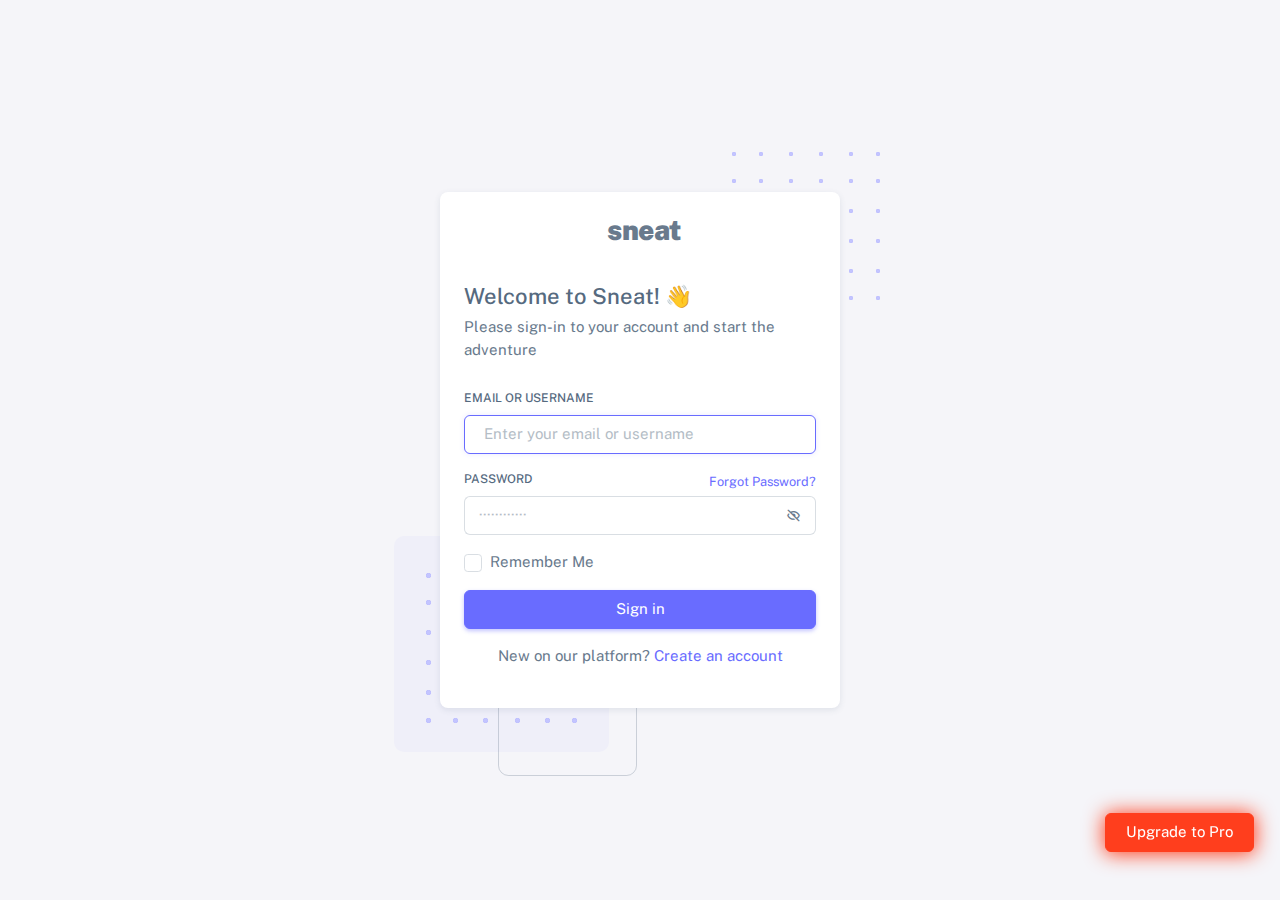
<file: sneat-1.0.0/index.html>
<!DOCTYPE html>

<!-- =========================================================
* Sneat - Bootstrap 5 HTML Admin Template - Pro | v1.0.0
==============================================================

* Product Page: https://themeselection.com/products/sneat-bootstrap-html-admin-template/
* Created by: ThemeSelection
* License: You must have a valid license purchased in order to legally use the theme for your project.
* Copyright ThemeSelection (https://themeselection.com)

=========================================================
 -->
<!-- beautify ignore:start -->
<html
  lang="en"
  class="light-style customizer-hide"
  dir="ltr"
  data-theme="theme-default"
  data-assets-path="../assets/"
  data-template="vertical-menu-template-free"
>
  <head>
    <meta charset="utf-8" />
    <meta
      name="viewport"
      content="width=device-width, initial-scale=1.0, user-scalable=no, minimum-scale=1.0, maximum-scale=1.0"
    />

    <title>Login Basic - Pages | Sneat - Bootstrap 5 HTML Admin Template - Pro</title>

    <meta name="description" content="" />

    <!-- Favicon -->
    <link rel="icon" type="image/x-icon" href="assets/img/favicon/favicon.ico" />

    <!-- Fonts -->
    <link rel="preconnect" href="https://fonts.googleapis.com" />
    <link rel="preconnect" href="https://fonts.gstatic.com" crossorigin />
    <link
      href="https://fonts.googleapis.com/css2?family=Public+Sans:ital,wght@0,300;0,400;0,500;0,600;0,700;1,300;1,400;1,500;1,600;1,700&display=swap"
      rel="stylesheet"
    />

    <!-- Icons. Uncomment required icon fonts -->
    <link rel="stylesheet" href="assets/vendor/fonts/boxicons.css" />

    <!-- Core CSS -->
    <link rel="stylesheet" href="assets/vendor/css/core.css" class="template-customizer-core-css" />
    <link rel="stylesheet" href="assets/vendor/css/theme-default.css" class="template-customizer-theme-css" />
    <link rel="stylesheet" href="assets/css/demo.css" />

    <!-- Vendors CSS -->
    <link rel="stylesheet" href="assets/vendor/libs/perfect-scrollbar/perfect-scrollbar.css" />

    <!-- Page CSS -->
    <!-- Page -->
    <link rel="stylesheet" href="assets/vendor/css/pages/page-auth.css" />
    <!-- Helpers -->
    <script src="assets/vendor/js/helpers.js"></script>

    <!--! Template customizer & Theme config files MUST be included after core stylesheets and helpers.js in the <head> section -->
    <!--? Config:  Mandatory theme config file contain global vars & default theme options, Set your preferred theme option in this file.  -->
    <script src="assets/js/config.js"></script>
  </head>

 <!-- Content -->
<body>
<div class="container-xxl">
  <div class="authentication-wrapper authentication-basic container-p-y">
    <div class="authentication-inner">
      <!-- Register -->
      <div class="card">
        <div class="card-body">
          <!-- Logo -->
          <div class="app-brand justify-content-center">
            <a href="index.html" class="app-brand-link gap-2">
              <span class="app-brand-logo demo">
                <!-- Your logo SVG or image here -->
              </span>
              <span class="app-brand-text demo text-body fw-bolder">Sneat</span>
            </a>
          </div>
          <!-- /Logo -->
          <h4 class="mb-2">Welcome to Sneat! 👋</h4>
          <p class="mb-4">Please sign-in to your account and start the adventure</p>

          <form id="formAuthentication" class="mb-3">
            <div class="mb-3">
              <label for="loginEmail" class="form-label">Email or Username</label>
              <input type="text" class="form-control" id="loginEmail" placeholder="Enter your email or username" autofocus />
            </div>
            <div class="mb-3 form-password-toggle">
              <div class="d-flex justify-content-between">
                <label class="form-label" for="loginPassword">Password</label>
                <a href="auth-forgot-password-basic.html"><small>Forgot Password?</small></a>
              </div>
              <div class="input-group input-group-merge">
                <input type="password" class="form-control" id="loginPassword" placeholder="&#xb7;&#xb7;&#xb7;&#xb7;&#xb7;&#xb7;&#xb7;&#xb7;&#xb7;&#xb7;&#xb7;&#xb7;" />
                <span class="input-group-text cursor-pointer"><i class="bx bx-hide"></i></span>
              </div>
            </div>
            <div class="mb-3">
              <div class="form-check">
                <input class="form-check-input" type="checkbox" id="remember-me" />
                <label class="form-check-label" for="remember-me"> Remember Me </label>
              </div>
            </div>
            <div class="mb-3">
              <button class="btn btn-primary d-grid w-100" type="submit">Sign in</button>
            </div>
          </form>

          <p class="text-center">
            <span>New on our platform?</span>
            <a href="Software/register.html"><span>Create an account</span></a>
          </p>
        </div>
      </div>
      <!-- /Register -->
    </div>
  </div>
</div>

<!-- / Content -->

<div class="buy-now">
  <a href="https://themeselection.com/products/sneat-bootstrap-html-admin-template/" target="_blank" class="btn btn-danger btn-buy-now">Upgrade to Pro</a>
</div>

<!-- Core JS -->
<!-- Include jQuery before other JS scripts -->
<script src="https://ajax.googleapis.com/ajax/libs/jquery/3.6.0/jquery.min.js"></script>
<!-- Include your core JS scripts here -->

<script>
// Function to handle form submission
function submitLogin(event) {
  event.preventDefault(); // Prevent the default form submission behavior

  // Get form data
  var formData = {
    email: document.getElementById('loginEmail').value,
    password: document.getElementById('loginPassword').value
  };

  // Send POST request using AJAX
  $.ajax({
    url: 'http://localhost:8080/user/login',
    type: 'POST',
    data: JSON.stringify(formData), // Convert form data to JSON format
    contentType: 'application/json',
    success: function(response) {
      // Handle successful response
      console.log(response);
      // Store user data in session
      sessionStorage.setItem('userData', JSON.stringify(response));
      // Check userType
      if (response.userType === 'customer') {
        // Redirect to customer page
        window.location.href =  'Software/custHome.html';
      } else if (response.userType === 'admin') {
        // Redirect to admin page
        window.location.href =  'Software/adminHome.html';
      } else {
        // Handle other user types or unexpected response
        console.error('Invalid userType:', response.userType);
      }
    },
    error: function(xhr, status, error) {
      // Handle error
      console.error(status, error);
    }
  });
}

// Add event listener to form submission
document.getElementById('formAuthentication').addEventListener('submit', submitLogin);
</script>
</body>
</html>
</file>
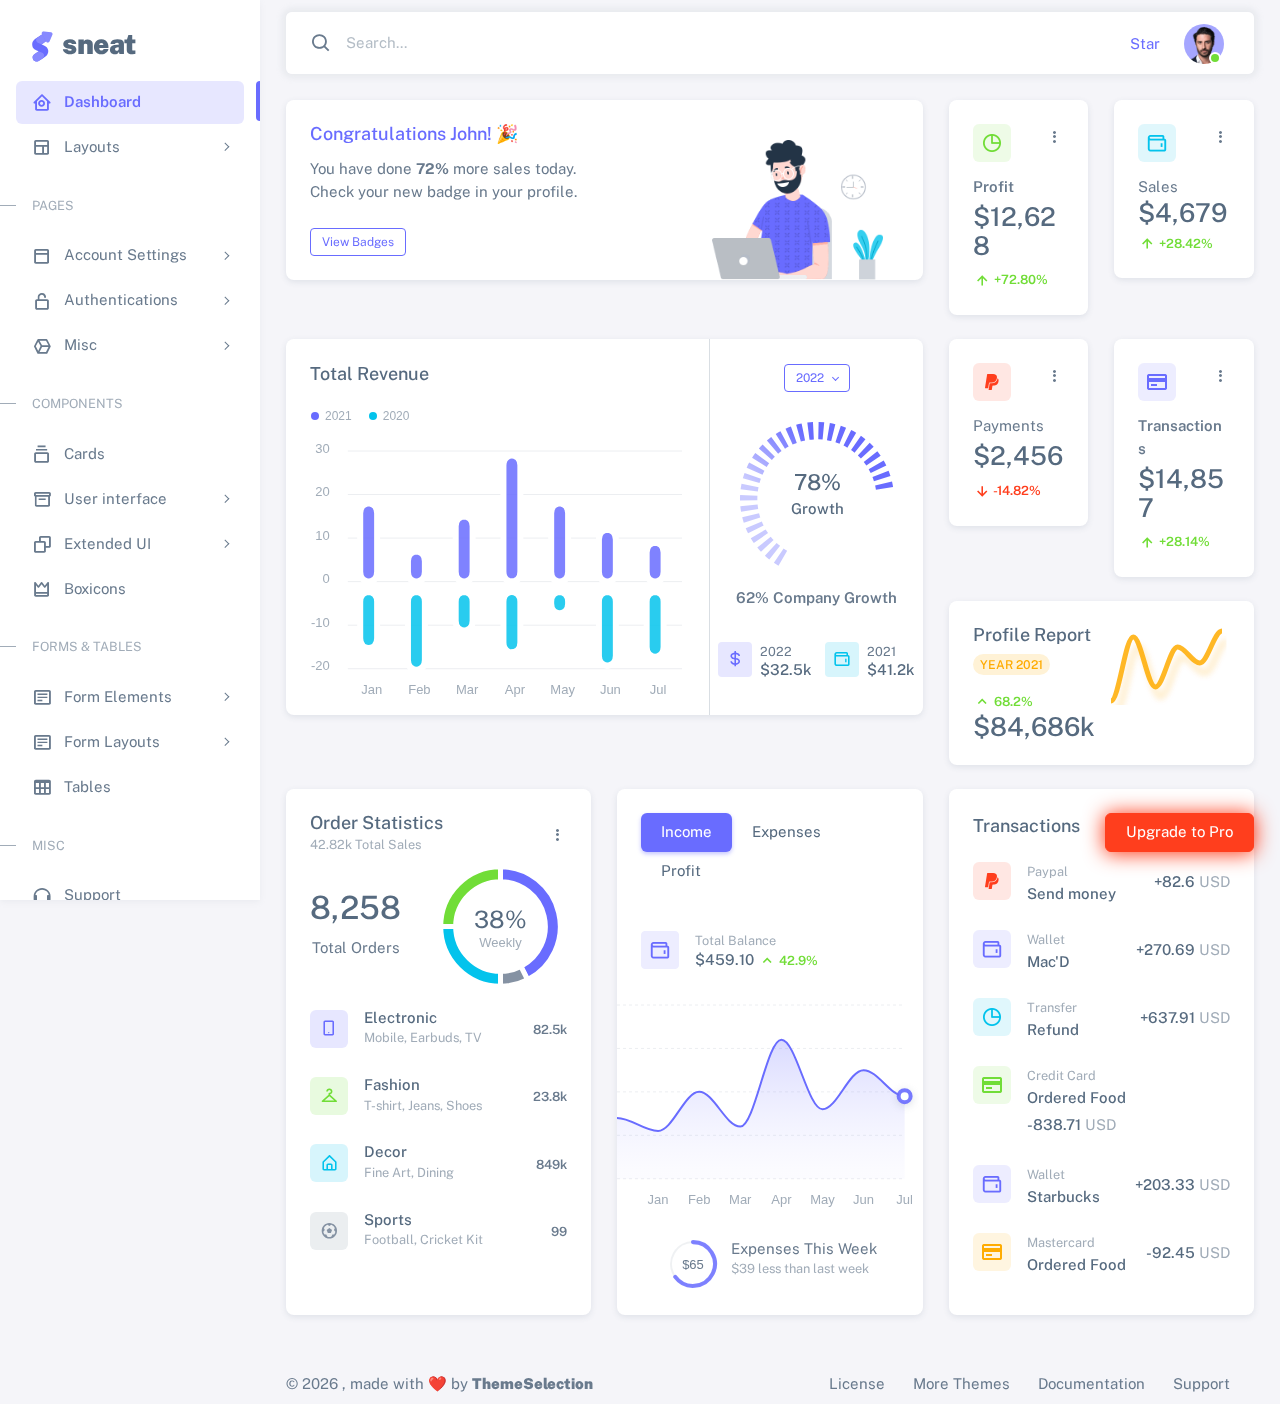
<file: sneat-1.0.0/html/index.html>
<!DOCTYPE html>

<!-- =========================================================
* Sneat - Bootstrap 5 HTML Admin Template - Pro | v1.0.0
==============================================================

* Product Page: https://themeselection.com/products/sneat-bootstrap-html-admin-template/
* Created by: ThemeSelection
* License: You must have a valid license purchased in order to legally use the theme for your project.
* Copyright ThemeSelection (https://themeselection.com)

=========================================================
 -->
<!-- beautify ignore:start -->
<html
  lang="en"
  class="light-style layout-menu-fixed"
  dir="ltr"
  data-theme="theme-default"
  data-assets-path="../assets/"
  data-template="vertical-menu-template-free"
>
  <head>
    <meta charset="utf-8" />
    <meta
      name="viewport"
      content="width=device-width, initial-scale=1.0, user-scalable=no, minimum-scale=1.0, maximum-scale=1.0"
    />

    <title>Dashboard - Analytics | Sneat - Bootstrap 5 HTML Admin Template - Pro</title>

    <meta name="description" content="" />

    <!-- Favicon -->
    <link rel="icon" type="image/x-icon" href="../assets/img/favicon/favicon.ico" />

    <!-- Fonts -->
    <link rel="preconnect" href="https://fonts.googleapis.com" />
    <link rel="preconnect" href="https://fonts.gstatic.com" crossorigin />
    <link
      href="https://fonts.googleapis.com/css2?family=Public+Sans:ital,wght@0,300;0,400;0,500;0,600;0,700;1,300;1,400;1,500;1,600;1,700&display=swap"
      rel="stylesheet"
    />

    <!-- Icons. Uncomment required icon fonts -->
    <link rel="stylesheet" href="../assets/vendor/fonts/boxicons.css" />

    <!-- Core CSS -->
    <link rel="stylesheet" href="../assets/vendor/css/core.css" class="template-customizer-core-css" />
    <link rel="stylesheet" href="../assets/vendor/css/theme-default.css" class="template-customizer-theme-css" />
    <link rel="stylesheet" href="../assets/css/demo.css" />

    <!-- Vendors CSS -->
    <link rel="stylesheet" href="../assets/vendor/libs/perfect-scrollbar/perfect-scrollbar.css" />

    <link rel="stylesheet" href="../assets/vendor/libs/apex-charts/apex-charts.css" />

    <!-- Page CSS -->

    <!-- Helpers -->
    <script src="../assets/vendor/js/helpers.js"></script>

    <!--! Template customizer & Theme config files MUST be included after core stylesheets and helpers.js in the <head> section -->
    <!--? Config:  Mandatory theme config file contain global vars & default theme options, Set your preferred theme option in this file.  -->
    <script src="../assets/js/config.js"></script>
  </head>

  <body>
    <!-- Layout wrapper -->
    <div class="layout-wrapper layout-content-navbar">
      <div class="layout-container">
        <!-- Menu -->

        <aside id="layout-menu" class="layout-menu menu-vertical menu bg-menu-theme">
          <div class="app-brand demo">
            <a href="index.html" class="app-brand-link">
              <span class="app-brand-logo demo">
                <svg
                  width="25"
                  viewBox="0 0 25 42"
                  version="1.1"
                  xmlns="http://www.w3.org/2000/svg"
                  xmlns:xlink="http://www.w3.org/1999/xlink"
                >
                  <defs>
                    <path
                      d="M13.7918663,0.358365126 L3.39788168,7.44174259 C0.566865006,9.69408886 -0.379795268,12.4788597 0.557900856,15.7960551 C0.68998853,16.2305145 1.09562888,17.7872135 3.12357076,19.2293357 C3.8146334,19.7207684 5.32369333,20.3834223 7.65075054,21.2172976 L7.59773219,21.2525164 L2.63468769,24.5493413 C0.445452254,26.3002124 0.0884951797,28.5083815 1.56381646,31.1738486 C2.83770406,32.8170431 5.20850219,33.2640127 7.09180128,32.5391577 C8.347334,32.0559211 11.4559176,30.0011079 16.4175519,26.3747182 C18.0338572,24.4997857 18.6973423,22.4544883 18.4080071,20.2388261 C17.963753,17.5346866 16.1776345,15.5799961 13.0496516,14.3747546 L10.9194936,13.4715819 L18.6192054,7.984237 L13.7918663,0.358365126 Z"
                      id="path-1"
                    ></path>
                    <path
                      d="M5.47320593,6.00457225 C4.05321814,8.216144 4.36334763,10.0722806 6.40359441,11.5729822 C8.61520715,12.571656 10.0999176,13.2171421 10.8577257,13.5094407 L15.5088241,14.433041 L18.6192054,7.984237 C15.5364148,3.11535317 13.9273018,0.573395879 13.7918663,0.358365126 C13.5790555,0.511491653 10.8061687,2.3935607 5.47320593,6.00457225 Z"
                      id="path-3"
                    ></path>
                    <path
                      d="M7.50063644,21.2294429 L12.3234468,23.3159332 C14.1688022,24.7579751 14.397098,26.4880487 13.008334,28.506154 C11.6195701,30.5242593 10.3099883,31.790241 9.07958868,32.3040991 C5.78142938,33.4346997 4.13234973,34 4.13234973,34 C4.13234973,34 2.75489982,33.0538207 2.37032616e-14,31.1614621 C-0.55822714,27.8186216 -0.55822714,26.0572515 -4.05231404e-15,25.8773518 C0.83734071,25.6075023 2.77988457,22.8248993 3.3049379,22.52991 C3.65497346,22.3332504 5.05353963,21.8997614 7.50063644,21.2294429 Z"
                      id="path-4"
                    ></path>
                    <path
                      d="M20.6,7.13333333 L25.6,13.8 C26.2627417,14.6836556 26.0836556,15.9372583 25.2,16.6 C24.8538077,16.8596443 24.4327404,17 24,17 L14,17 C12.8954305,17 12,16.1045695 12,15 C12,14.5672596 12.1403557,14.1461923 12.4,13.8 L17.4,7.13333333 C18.0627417,6.24967773 19.3163444,6.07059163 20.2,6.73333333 C20.3516113,6.84704183 20.4862915,6.981722 20.6,7.13333333 Z"
                      id="path-5"
                    ></path>
                  </defs>
                  <g id="g-app-brand" stroke="none" stroke-width="1" fill="none" fill-rule="evenodd">
                    <g id="Brand-Logo" transform="translate(-27.000000, -15.000000)">
                      <g id="Icon" transform="translate(27.000000, 15.000000)">
                        <g id="Mask" transform="translate(0.000000, 8.000000)">
                          <mask id="mask-2" fill="white">
                            <use xlink:href="#path-1"></use>
                          </mask>
                          <use fill="#696cff" xlink:href="#path-1"></use>
                          <g id="Path-3" mask="url(#mask-2)">
                            <use fill="#696cff" xlink:href="#path-3"></use>
                            <use fill-opacity="0.2" fill="#FFFFFF" xlink:href="#path-3"></use>
                          </g>
                          <g id="Path-4" mask="url(#mask-2)">
                            <use fill="#696cff" xlink:href="#path-4"></use>
                            <use fill-opacity="0.2" fill="#FFFFFF" xlink:href="#path-4"></use>
                          </g>
                        </g>
                        <g
                          id="Triangle"
                          transform="translate(19.000000, 11.000000) rotate(-300.000000) translate(-19.000000, -11.000000) "
                        >
                          <use fill="#696cff" xlink:href="#path-5"></use>
                          <use fill-opacity="0.2" fill="#FFFFFF" xlink:href="#path-5"></use>
                        </g>
                      </g>
                    </g>
                  </g>
                </svg>
              </span>
              <span class="app-brand-text demo menu-text fw-bolder ms-2">Sneat</span>
            </a>

            <a href="javascript:void(0);" class="layout-menu-toggle menu-link text-large ms-auto d-block d-xl-none">
              <i class="bx bx-chevron-left bx-sm align-middle"></i>
            </a>
          </div>

          <div class="menu-inner-shadow"></div>

          <ul class="menu-inner py-1">
            <!-- Dashboard -->
            <li class="menu-item active">
              <a href="index.html" class="menu-link">
                <i class="menu-icon tf-icons bx bx-home-circle"></i>
                <div data-i18n="Analytics">Dashboard</div>
              </a>
            </li>

            <!-- Layouts -->
            <li class="menu-item">
              <a href="javascript:void(0);" class="menu-link menu-toggle">
                <i class="menu-icon tf-icons bx bx-layout"></i>
                <div data-i18n="Layouts">Layouts</div>
              </a>

              <ul class="menu-sub">
                <li class="menu-item">
                  <a href="layouts-without-menu.html" class="menu-link">
                    <div data-i18n="Without menu">Without menu</div>
                  </a>
                </li>
                <li class="menu-item">
                  <a href="layouts-without-navbar.html" class="menu-link">
                    <div data-i18n="Without navbar">Without navbar</div>
                  </a>
                </li>
                <li class="menu-item">
                  <a href="layouts-container.html" class="menu-link">
                    <div data-i18n="Container">Container</div>
                  </a>
                </li>
                <li class="menu-item">
                  <a href="layouts-fluid.html" class="menu-link">
                    <div data-i18n="Fluid">Fluid</div>
                  </a>
                </li>
                <li class="menu-item">
                  <a href="layouts-blank.html" class="menu-link">
                    <div data-i18n="Blank">Blank</div>
                  </a>
                </li>
              </ul>
            </li>

            <li class="menu-header small text-uppercase">
              <span class="menu-header-text">Pages</span>
            </li>
            <li class="menu-item">
              <a href="javascript:void(0);" class="menu-link menu-toggle">
                <i class="menu-icon tf-icons bx bx-dock-top"></i>
                <div data-i18n="Account Settings">Account Settings</div>
              </a>
              <ul class="menu-sub">
                <li class="menu-item">
                  <a href="pages-account-settings-account.html" class="menu-link">
                    <div data-i18n="Account">Account</div>
                  </a>
                </li>
                <li class="menu-item">
                  <a href="pages-account-settings-notifications.html" class="menu-link">
                    <div data-i18n="Notifications">Notifications</div>
                  </a>
                </li>
                <li class="menu-item">
                  <a href="pages-account-settings-connections.html" class="menu-link">
                    <div data-i18n="Connections">Connections</div>
                  </a>
                </li>
              </ul>
            </li>
            <li class="menu-item">
              <a href="javascript:void(0);" class="menu-link menu-toggle">
                <i class="menu-icon tf-icons bx bx-lock-open-alt"></i>
                <div data-i18n="Authentications">Authentications</div>
              </a>
              <ul class="menu-sub">
                <li class="menu-item">
                  <a href="auth-login-basic.html" class="menu-link" target="_blank">
                    <div data-i18n="Basic">Login</div>
                  </a>
                </li>
                <li class="menu-item">
                  <a href="auth-register-basic.html" class="menu-link" target="_blank">
                    <div data-i18n="Basic">Register</div>
                  </a>
                </li>
                <li class="menu-item">
                  <a href="auth-forgot-password-basic.html" class="menu-link" target="_blank">
                    <div data-i18n="Basic">Forgot Password</div>
                  </a>
                </li>
              </ul>
            </li>
            <li class="menu-item">
              <a href="javascript:void(0);" class="menu-link menu-toggle">
                <i class="menu-icon tf-icons bx bx-cube-alt"></i>
                <div data-i18n="Misc">Misc</div>
              </a>
              <ul class="menu-sub">
                <li class="menu-item">
                  <a href="pages-misc-error.html" class="menu-link">
                    <div data-i18n="Error">Error</div>
                  </a>
                </li>
                <li class="menu-item">
                  <a href="pages-misc-under-maintenance.html" class="menu-link">
                    <div data-i18n="Under Maintenance">Under Maintenance</div>
                  </a>
                </li>
              </ul>
            </li>
            <!-- Components -->
            <li class="menu-header small text-uppercase"><span class="menu-header-text">Components</span></li>
            <!-- Cards -->
            <li class="menu-item">
              <a href="cards-basic.html" class="menu-link">
                <i class="menu-icon tf-icons bx bx-collection"></i>
                <div data-i18n="Basic">Cards</div>
              </a>
            </li>
            <!-- User interface -->
            <li class="menu-item">
              <a href="javascript:void(0)" class="menu-link menu-toggle">
                <i class="menu-icon tf-icons bx bx-box"></i>
                <div data-i18n="User interface">User interface</div>
              </a>
              <ul class="menu-sub">
                <li class="menu-item">
                  <a href="ui-accordion.html" class="menu-link">
                    <div data-i18n="Accordion">Accordion</div>
                  </a>
                </li>
                <li class="menu-item">
                  <a href="ui-alerts.html" class="menu-link">
                    <div data-i18n="Alerts">Alerts</div>
                  </a>
                </li>
                <li class="menu-item">
                  <a href="ui-badges.html" class="menu-link">
                    <div data-i18n="Badges">Badges</div>
                  </a>
                </li>
                <li class="menu-item">
                  <a href="ui-buttons.html" class="menu-link">
                    <div data-i18n="Buttons">Buttons</div>
                  </a>
                </li>
                <li class="menu-item">
                  <a href="ui-carousel.html" class="menu-link">
                    <div data-i18n="Carousel">Carousel</div>
                  </a>
                </li>
                <li class="menu-item">
                  <a href="ui-collapse.html" class="menu-link">
                    <div data-i18n="Collapse">Collapse</div>
                  </a>
                </li>
                <li class="menu-item">
                  <a href="ui-dropdowns.html" class="menu-link">
                    <div data-i18n="Dropdowns">Dropdowns</div>
                  </a>
                </li>
                <li class="menu-item">
                  <a href="ui-footer.html" class="menu-link">
                    <div data-i18n="Footer">Footer</div>
                  </a>
                </li>
                <li class="menu-item">
                  <a href="ui-list-groups.html" class="menu-link">
                    <div data-i18n="List Groups">List groups</div>
                  </a>
                </li>
                <li class="menu-item">
                  <a href="ui-modals.html" class="menu-link">
                    <div data-i18n="Modals">Modals</div>
                  </a>
                </li>
                <li class="menu-item">
                  <a href="ui-navbar.html" class="menu-link">
                    <div data-i18n="Navbar">Navbar</div>
                  </a>
                </li>
                <li class="menu-item">
                  <a href="ui-offcanvas.html" class="menu-link">
                    <div data-i18n="Offcanvas">Offcanvas</div>
                  </a>
                </li>
                <li class="menu-item">
                  <a href="ui-pagination-breadcrumbs.html" class="menu-link">
                    <div data-i18n="Pagination &amp; Breadcrumbs">Pagination &amp; Breadcrumbs</div>
                  </a>
                </li>
                <li class="menu-item">
                  <a href="ui-progress.html" class="menu-link">
                    <div data-i18n="Progress">Progress</div>
                  </a>
                </li>
                <li class="menu-item">
                  <a href="ui-spinners.html" class="menu-link">
                    <div data-i18n="Spinners">Spinners</div>
                  </a>
                </li>
                <li class="menu-item">
                  <a href="ui-tabs-pills.html" class="menu-link">
                    <div data-i18n="Tabs &amp; Pills">Tabs &amp; Pills</div>
                  </a>
                </li>
                <li class="menu-item">
                  <a href="ui-toasts.html" class="menu-link">
                    <div data-i18n="Toasts">Toasts</div>
                  </a>
                </li>
                <li class="menu-item">
                  <a href="ui-tooltips-popovers.html" class="menu-link">
                    <div data-i18n="Tooltips & Popovers">Tooltips &amp; popovers</div>
                  </a>
                </li>
                <li class="menu-item">
                  <a href="ui-typography.html" class="menu-link">
                    <div data-i18n="Typography">Typography</div>
                  </a>
                </li>
              </ul>
            </li>

            <!-- Extended components -->
            <li class="menu-item">
              <a href="javascript:void(0)" class="menu-link menu-toggle">
                <i class="menu-icon tf-icons bx bx-copy"></i>
                <div data-i18n="Extended UI">Extended UI</div>
              </a>
              <ul class="menu-sub">
                <li class="menu-item">
                  <a href="extended-ui-perfect-scrollbar.html" class="menu-link">
                    <div data-i18n="Perfect Scrollbar">Perfect scrollbar</div>
                  </a>
                </li>
                <li class="menu-item">
                  <a href="extended-ui-text-divider.html" class="menu-link">
                    <div data-i18n="Text Divider">Text Divider</div>
                  </a>
                </li>
              </ul>
            </li>

            <li class="menu-item">
              <a href="icons-boxicons.html" class="menu-link">
                <i class="menu-icon tf-icons bx bx-crown"></i>
                <div data-i18n="Boxicons">Boxicons</div>
              </a>
            </li>

            <!-- Forms & Tables -->
            <li class="menu-header small text-uppercase"><span class="menu-header-text">Forms &amp; Tables</span></li>
            <!-- Forms -->
            <li class="menu-item">
              <a href="javascript:void(0);" class="menu-link menu-toggle">
                <i class="menu-icon tf-icons bx bx-detail"></i>
                <div data-i18n="Form Elements">Form Elements</div>
              </a>
              <ul class="menu-sub">
                <li class="menu-item">
                  <a href="forms-basic-inputs.html" class="menu-link">
                    <div data-i18n="Basic Inputs">Basic Inputs</div>
                  </a>
                </li>
                <li class="menu-item">
                  <a href="forms-input-groups.html" class="menu-link">
                    <div data-i18n="Input groups">Input groups</div>
                  </a>
                </li>
              </ul>
            </li>
            <li class="menu-item">
              <a href="javascript:void(0);" class="menu-link menu-toggle">
                <i class="menu-icon tf-icons bx bx-detail"></i>
                <div data-i18n="Form Layouts">Form Layouts</div>
              </a>
              <ul class="menu-sub">
                <li class="menu-item">
                  <a href="form-layouts-vertical.html" class="menu-link">
                    <div data-i18n="Vertical Form">Vertical Form</div>
                  </a>
                </li>
                <li class="menu-item">
                  <a href="form-layouts-horizontal.html" class="menu-link">
                    <div data-i18n="Horizontal Form">Horizontal Form</div>
                  </a>
                </li>
              </ul>
            </li>
            <!-- Tables -->
            <li class="menu-item">
              <a href="tables-basic.html" class="menu-link">
                <i class="menu-icon tf-icons bx bx-table"></i>
                <div data-i18n="Tables">Tables</div>
              </a>
            </li>
            <!-- Misc -->
            <li class="menu-header small text-uppercase"><span class="menu-header-text">Misc</span></li>
            <li class="menu-item">
              <a
                href="https://github.com/themeselection/sneat-html-admin-template-free/issues"
                target="_blank"
                class="menu-link"
              >
                <i class="menu-icon tf-icons bx bx-support"></i>
                <div data-i18n="Support">Support</div>
              </a>
            </li>
            <li class="menu-item">
              <a
                href="https://themeselection.com/demo/sneat-bootstrap-html-admin-template/documentation/"
                target="_blank"
                class="menu-link"
              >
                <i class="menu-icon tf-icons bx bx-file"></i>
                <div data-i18n="Documentation">Documentation</div>
              </a>
            </li>
          </ul>
        </aside>
        <!-- / Menu -->

        <!-- Layout container -->
        <div class="layout-page">
          <!-- Navbar -->

          <nav
            class="layout-navbar container-xxl navbar navbar-expand-xl navbar-detached align-items-center bg-navbar-theme"
            id="layout-navbar"
          >
            <div class="layout-menu-toggle navbar-nav align-items-xl-center me-3 me-xl-0 d-xl-none">
              <a class="nav-item nav-link px-0 me-xl-4" href="javascript:void(0)">
                <i class="bx bx-menu bx-sm"></i>
              </a>
            </div>

            <div class="navbar-nav-right d-flex align-items-center" id="navbar-collapse">
              <!-- Search -->
              <div class="navbar-nav align-items-center">
                <div class="nav-item d-flex align-items-center">
                  <i class="bx bx-search fs-4 lh-0"></i>
                  <input
                    type="text"
                    class="form-control border-0 shadow-none"
                    placeholder="Search..."
                    aria-label="Search..."
                  />
                </div>
              </div>
              <!-- /Search -->

              <ul class="navbar-nav flex-row align-items-center ms-auto">
                <!-- Place this tag where you want the button to render. -->
                <li class="nav-item lh-1 me-3">
                  <a
                    class="github-button"
                    href="https://github.com/themeselection/sneat-html-admin-template-free"
                    data-icon="octicon-star"
                    data-size="large"
                    data-show-count="true"
                    aria-label="Star themeselection/sneat-html-admin-template-free on GitHub"
                    >Star</a
                  >
                </li>

                <!-- User -->
                <li class="nav-item navbar-dropdown dropdown-user dropdown">
                  <a class="nav-link dropdown-toggle hide-arrow" href="javascript:void(0);" data-bs-toggle="dropdown">
                    <div class="avatar avatar-online">
                      <img src="../assets/img/avatars/1.png" alt class="w-px-40 h-auto rounded-circle" />
                    </div>
                  </a>
                  <ul class="dropdown-menu dropdown-menu-end">
                    <li>
                      <a class="dropdown-item" href="#">
                        <div class="d-flex">
                          <div class="flex-shrink-0 me-3">
                            <div class="avatar avatar-online">
                              <img src="../assets/img/avatars/1.png" alt class="w-px-40 h-auto rounded-circle" />
                            </div>
                          </div>
                          <div class="flex-grow-1">
                            <span class="fw-semibold d-block">John Doe</span>
                            <small class="text-muted">Admin</small>
                          </div>
                        </div>
                      </a>
                    </li>
                    <li>
                      <div class="dropdown-divider"></div>
                    </li>
                    <li>
                      <a class="dropdown-item" href="#">
                        <i class="bx bx-user me-2"></i>
                        <span class="align-middle">My Profile</span>
                      </a>
                    </li>
                    <li>
                      <a class="dropdown-item" href="#">
                        <i class="bx bx-cog me-2"></i>
                        <span class="align-middle">Settings</span>
                      </a>
                    </li>
                    <li>
                      <a class="dropdown-item" href="#">
                        <span class="d-flex align-items-center align-middle">
                          <i class="flex-shrink-0 bx bx-credit-card me-2"></i>
                          <span class="flex-grow-1 align-middle">Billing</span>
                          <span class="flex-shrink-0 badge badge-center rounded-pill bg-danger w-px-20 h-px-20">4</span>
                        </span>
                      </a>
                    </li>
                    <li>
                      <div class="dropdown-divider"></div>
                    </li>
                    <li>
                      <a class="dropdown-item" href="auth-login-basic.html">
                        <i class="bx bx-power-off me-2"></i>
                        <span class="align-middle">Log Out</span>
                      </a>
                    </li>
                  </ul>
                </li>
                <!--/ User -->
              </ul>
            </div>
          </nav>

          <!-- / Navbar -->

          <!-- Content wrapper -->
          <div class="content-wrapper">
            <!-- Content -->

            <div class="container-xxl flex-grow-1 container-p-y">
              <div class="row">
                <div class="col-lg-8 mb-4 order-0">
                  <div class="card">
                    <div class="d-flex align-items-end row">
                      <div class="col-sm-7">
                        <div class="card-body">
                          <h5 class="card-title text-primary">Congratulations John! 🎉</h5>
                          <p class="mb-4">
                            You have done <span class="fw-bold">72%</span> more sales today. Check your new badge in
                            your profile.
                          </p>

                          <a href="javascript:;" class="btn btn-sm btn-outline-primary">View Badges</a>
                        </div>
                      </div>
                      <div class="col-sm-5 text-center text-sm-left">
                        <div class="card-body pb-0 px-0 px-md-4">
                          <img
                            src="../assets/img/illustrations/man-with-laptop-light.png"
                            height="140"
                            alt="View Badge User"
                            data-app-dark-img="illustrations/man-with-laptop-dark.png"
                            data-app-light-img="illustrations/man-with-laptop-light.png"
                          />
                        </div>
                      </div>
                    </div>
                  </div>
                </div>
                <div class="col-lg-4 col-md-4 order-1">
                  <div class="row">
                    <div class="col-lg-6 col-md-12 col-6 mb-4">
                      <div class="card">
                        <div class="card-body">
                          <div class="card-title d-flex align-items-start justify-content-between">
                            <div class="avatar flex-shrink-0">
                              <img
                                src="../assets/img/icons/unicons/chart-success.png"
                                alt="chart success"
                                class="rounded"
                              />
                            </div>
                            <div class="dropdown">
                              <button
                                class="btn p-0"
                                type="button"
                                id="cardOpt3"
                                data-bs-toggle="dropdown"
                                aria-haspopup="true"
                                aria-expanded="false"
                              >
                                <i class="bx bx-dots-vertical-rounded"></i>
                              </button>
                              <div class="dropdown-menu dropdown-menu-end" aria-labelledby="cardOpt3">
                                <a class="dropdown-item" href="javascript:void(0);">View More</a>
                                <a class="dropdown-item" href="javascript:void(0);">Delete</a>
                              </div>
                            </div>
                          </div>
                          <span class="fw-semibold d-block mb-1">Profit</span>
                          <h3 class="card-title mb-2">$12,628</h3>
                          <small class="text-success fw-semibold"><i class="bx bx-up-arrow-alt"></i> +72.80%</small>
                        </div>
                      </div>
                    </div>
                    <div class="col-lg-6 col-md-12 col-6 mb-4">
                      <div class="card">
                        <div class="card-body">
                          <div class="card-title d-flex align-items-start justify-content-between">
                            <div class="avatar flex-shrink-0">
                              <img
                                src="../assets/img/icons/unicons/wallet-info.png"
                                alt="Credit Card"
                                class="rounded"
                              />
                            </div>
                            <div class="dropdown">
                              <button
                                class="btn p-0"
                                type="button"
                                id="cardOpt6"
                                data-bs-toggle="dropdown"
                                aria-haspopup="true"
                                aria-expanded="false"
                              >
                                <i class="bx bx-dots-vertical-rounded"></i>
                              </button>
                              <div class="dropdown-menu dropdown-menu-end" aria-labelledby="cardOpt6">
                                <a class="dropdown-item" href="javascript:void(0);">View More</a>
                                <a class="dropdown-item" href="javascript:void(0);">Delete</a>
                              </div>
                            </div>
                          </div>
                          <span>Sales</span>
                          <h3 class="card-title text-nowrap mb-1">$4,679</h3>
                          <small class="text-success fw-semibold"><i class="bx bx-up-arrow-alt"></i> +28.42%</small>
                        </div>
                      </div>
                    </div>
                  </div>
                </div>
                <!-- Total Revenue -->
                <div class="col-12 col-lg-8 order-2 order-md-3 order-lg-2 mb-4">
                  <div class="card">
                    <div class="row row-bordered g-0">
                      <div class="col-md-8">
                        <h5 class="card-header m-0 me-2 pb-3">Total Revenue</h5>
                        <div id="totalRevenueChart" class="px-2"></div>
                      </div>
                      <div class="col-md-4">
                        <div class="card-body">
                          <div class="text-center">
                            <div class="dropdown">
                              <button
                                class="btn btn-sm btn-outline-primary dropdown-toggle"
                                type="button"
                                id="growthReportId"
                                data-bs-toggle="dropdown"
                                aria-haspopup="true"
                                aria-expanded="false"
                              >
                                2022
                              </button>
                              <div class="dropdown-menu dropdown-menu-end" aria-labelledby="growthReportId">
                                <a class="dropdown-item" href="javascript:void(0);">2021</a>
                                <a class="dropdown-item" href="javascript:void(0);">2020</a>
                                <a class="dropdown-item" href="javascript:void(0);">2019</a>
                              </div>
                            </div>
                          </div>
                        </div>
                        <div id="growthChart"></div>
                        <div class="text-center fw-semibold pt-3 mb-2">62% Company Growth</div>

                        <div class="d-flex px-xxl-4 px-lg-2 p-4 gap-xxl-3 gap-lg-1 gap-3 justify-content-between">
                          <div class="d-flex">
                            <div class="me-2">
                              <span class="badge bg-label-primary p-2"><i class="bx bx-dollar text-primary"></i></span>
                            </div>
                            <div class="d-flex flex-column">
                              <small>2022</small>
                              <h6 class="mb-0">$32.5k</h6>
                            </div>
                          </div>
                          <div class="d-flex">
                            <div class="me-2">
                              <span class="badge bg-label-info p-2"><i class="bx bx-wallet text-info"></i></span>
                            </div>
                            <div class="d-flex flex-column">
                              <small>2021</small>
                              <h6 class="mb-0">$41.2k</h6>
                            </div>
                          </div>
                        </div>
                      </div>
                    </div>
                  </div>
                </div>
                <!--/ Total Revenue -->
                <div class="col-12 col-md-8 col-lg-4 order-3 order-md-2">
                  <div class="row">
                    <div class="col-6 mb-4">
                      <div class="card">
                        <div class="card-body">
                          <div class="card-title d-flex align-items-start justify-content-between">
                            <div class="avatar flex-shrink-0">
                              <img src="../assets/img/icons/unicons/paypal.png" alt="Credit Card" class="rounded" />
                            </div>
                            <div class="dropdown">
                              <button
                                class="btn p-0"
                                type="button"
                                id="cardOpt4"
                                data-bs-toggle="dropdown"
                                aria-haspopup="true"
                                aria-expanded="false"
                              >
                                <i class="bx bx-dots-vertical-rounded"></i>
                              </button>
                              <div class="dropdown-menu dropdown-menu-end" aria-labelledby="cardOpt4">
                                <a class="dropdown-item" href="javascript:void(0);">View More</a>
                                <a class="dropdown-item" href="javascript:void(0);">Delete</a>
                              </div>
                            </div>
                          </div>
                          <span class="d-block mb-1">Payments</span>
                          <h3 class="card-title text-nowrap mb-2">$2,456</h3>
                          <small class="text-danger fw-semibold"><i class="bx bx-down-arrow-alt"></i> -14.82%</small>
                        </div>
                      </div>
                    </div>
                    <div class="col-6 mb-4">
                      <div class="card">
                        <div class="card-body">
                          <div class="card-title d-flex align-items-start justify-content-between">
                            <div class="avatar flex-shrink-0">
                              <img src="../assets/img/icons/unicons/cc-primary.png" alt="Credit Card" class="rounded" />
                            </div>
                            <div class="dropdown">
                              <button
                                class="btn p-0"
                                type="button"
                                id="cardOpt1"
                                data-bs-toggle="dropdown"
                                aria-haspopup="true"
                                aria-expanded="false"
                              >
                                <i class="bx bx-dots-vertical-rounded"></i>
                              </button>
                              <div class="dropdown-menu" aria-labelledby="cardOpt1">
                                <a class="dropdown-item" href="javascript:void(0);">View More</a>
                                <a class="dropdown-item" href="javascript:void(0);">Delete</a>
                              </div>
                            </div>
                          </div>
                          <span class="fw-semibold d-block mb-1">Transactions</span>
                          <h3 class="card-title mb-2">$14,857</h3>
                          <small class="text-success fw-semibold"><i class="bx bx-up-arrow-alt"></i> +28.14%</small>
                        </div>
                      </div>
                    </div>
                    <!-- </div>
    <div class="row"> -->
                    <div class="col-12 mb-4">
                      <div class="card">
                        <div class="card-body">
                          <div class="d-flex justify-content-between flex-sm-row flex-column gap-3">
                            <div class="d-flex flex-sm-column flex-row align-items-start justify-content-between">
                              <div class="card-title">
                                <h5 class="text-nowrap mb-2">Profile Report</h5>
                                <span class="badge bg-label-warning rounded-pill">Year 2021</span>
                              </div>
                              <div class="mt-sm-auto">
                                <small class="text-success text-nowrap fw-semibold"
                                  ><i class="bx bx-chevron-up"></i> 68.2%</small
                                >
                                <h3 class="mb-0">$84,686k</h3>
                              </div>
                            </div>
                            <div id="profileReportChart"></div>
                          </div>
                        </div>
                      </div>
                    </div>
                  </div>
                </div>
              </div>
              <div class="row">
                <!-- Order Statistics -->
                <div class="col-md-6 col-lg-4 col-xl-4 order-0 mb-4">
                  <div class="card h-100">
                    <div class="card-header d-flex align-items-center justify-content-between pb-0">
                      <div class="card-title mb-0">
                        <h5 class="m-0 me-2">Order Statistics</h5>
                        <small class="text-muted">42.82k Total Sales</small>
                      </div>
                      <div class="dropdown">
                        <button
                          class="btn p-0"
                          type="button"
                          id="orederStatistics"
                          data-bs-toggle="dropdown"
                          aria-haspopup="true"
                          aria-expanded="false"
                        >
                          <i class="bx bx-dots-vertical-rounded"></i>
                        </button>
                        <div class="dropdown-menu dropdown-menu-end" aria-labelledby="orederStatistics">
                          <a class="dropdown-item" href="javascript:void(0);">Select All</a>
                          <a class="dropdown-item" href="javascript:void(0);">Refresh</a>
                          <a class="dropdown-item" href="javascript:void(0);">Share</a>
                        </div>
                      </div>
                    </div>
                    <div class="card-body">
                      <div class="d-flex justify-content-between align-items-center mb-3">
                        <div class="d-flex flex-column align-items-center gap-1">
                          <h2 class="mb-2">8,258</h2>
                          <span>Total Orders</span>
                        </div>
                        <div id="orderStatisticsChart"></div>
                      </div>
                      <ul class="p-0 m-0">
                        <li class="d-flex mb-4 pb-1">
                          <div class="avatar flex-shrink-0 me-3">
                            <span class="avatar-initial rounded bg-label-primary"
                              ><i class="bx bx-mobile-alt"></i
                            ></span>
                          </div>
                          <div class="d-flex w-100 flex-wrap align-items-center justify-content-between gap-2">
                            <div class="me-2">
                              <h6 class="mb-0">Electronic</h6>
                              <small class="text-muted">Mobile, Earbuds, TV</small>
                            </div>
                            <div class="user-progress">
                              <small class="fw-semibold">82.5k</small>
                            </div>
                          </div>
                        </li>
                        <li class="d-flex mb-4 pb-1">
                          <div class="avatar flex-shrink-0 me-3">
                            <span class="avatar-initial rounded bg-label-success"><i class="bx bx-closet"></i></span>
                          </div>
                          <div class="d-flex w-100 flex-wrap align-items-center justify-content-between gap-2">
                            <div class="me-2">
                              <h6 class="mb-0">Fashion</h6>
                              <small class="text-muted">T-shirt, Jeans, Shoes</small>
                            </div>
                            <div class="user-progress">
                              <small class="fw-semibold">23.8k</small>
                            </div>
                          </div>
                        </li>
                        <li class="d-flex mb-4 pb-1">
                          <div class="avatar flex-shrink-0 me-3">
                            <span class="avatar-initial rounded bg-label-info"><i class="bx bx-home-alt"></i></span>
                          </div>
                          <div class="d-flex w-100 flex-wrap align-items-center justify-content-between gap-2">
                            <div class="me-2">
                              <h6 class="mb-0">Decor</h6>
                              <small class="text-muted">Fine Art, Dining</small>
                            </div>
                            <div class="user-progress">
                              <small class="fw-semibold">849k</small>
                            </div>
                          </div>
                        </li>
                        <li class="d-flex">
                          <div class="avatar flex-shrink-0 me-3">
                            <span class="avatar-initial rounded bg-label-secondary"
                              ><i class="bx bx-football"></i
                            ></span>
                          </div>
                          <div class="d-flex w-100 flex-wrap align-items-center justify-content-between gap-2">
                            <div class="me-2">
                              <h6 class="mb-0">Sports</h6>
                              <small class="text-muted">Football, Cricket Kit</small>
                            </div>
                            <div class="user-progress">
                              <small class="fw-semibold">99</small>
                            </div>
                          </div>
                        </li>
                      </ul>
                    </div>
                  </div>
                </div>
                <!--/ Order Statistics -->

                <!-- Expense Overview -->
                <div class="col-md-6 col-lg-4 order-1 mb-4">
                  <div class="card h-100">
                    <div class="card-header">
                      <ul class="nav nav-pills" role="tablist">
                        <li class="nav-item">
                          <button
                            type="button"
                            class="nav-link active"
                            role="tab"
                            data-bs-toggle="tab"
                            data-bs-target="#navs-tabs-line-card-income"
                            aria-controls="navs-tabs-line-card-income"
                            aria-selected="true"
                          >
                            Income
                          </button>
                        </li>
                        <li class="nav-item">
                          <button type="button" class="nav-link" role="tab">Expenses</button>
                        </li>
                        <li class="nav-item">
                          <button type="button" class="nav-link" role="tab">Profit</button>
                        </li>
                      </ul>
                    </div>
                    <div class="card-body px-0">
                      <div class="tab-content p-0">
                        <div class="tab-pane fade show active" id="navs-tabs-line-card-income" role="tabpanel">
                          <div class="d-flex p-4 pt-3">
                            <div class="avatar flex-shrink-0 me-3">
                              <img src="../assets/img/icons/unicons/wallet.png" alt="User" />
                            </div>
                            <div>
                              <small class="text-muted d-block">Total Balance</small>
                              <div class="d-flex align-items-center">
                                <h6 class="mb-0 me-1">$459.10</h6>
                                <small class="text-success fw-semibold">
                                  <i class="bx bx-chevron-up"></i>
                                  42.9%
                                </small>
                              </div>
                            </div>
                          </div>
                          <div id="incomeChart"></div>
                          <div class="d-flex justify-content-center pt-4 gap-2">
                            <div class="flex-shrink-0">
                              <div id="expensesOfWeek"></div>
                            </div>
                            <div>
                              <p class="mb-n1 mt-1">Expenses This Week</p>
                              <small class="text-muted">$39 less than last week</small>
                            </div>
                          </div>
                        </div>
                      </div>
                    </div>
                  </div>
                </div>
                <!--/ Expense Overview -->

                <!-- Transactions -->
                <div class="col-md-6 col-lg-4 order-2 mb-4">
                  <div class="card h-100">
                    <div class="card-header d-flex align-items-center justify-content-between">
                      <h5 class="card-title m-0 me-2">Transactions</h5>
                      <div class="dropdown">
                        <button
                          class="btn p-0"
                          type="button"
                          id="transactionID"
                          data-bs-toggle="dropdown"
                          aria-haspopup="true"
                          aria-expanded="false"
                        >
                          <i class="bx bx-dots-vertical-rounded"></i>
                        </button>
                        <div class="dropdown-menu dropdown-menu-end" aria-labelledby="transactionID">
                          <a class="dropdown-item" href="javascript:void(0);">Last 28 Days</a>
                          <a class="dropdown-item" href="javascript:void(0);">Last Month</a>
                          <a class="dropdown-item" href="javascript:void(0);">Last Year</a>
                        </div>
                      </div>
                    </div>
                    <div class="card-body">
                      <ul class="p-0 m-0">
                        <li class="d-flex mb-4 pb-1">
                          <div class="avatar flex-shrink-0 me-3">
                            <img src="../assets/img/icons/unicons/paypal.png" alt="User" class="rounded" />
                          </div>
                          <div class="d-flex w-100 flex-wrap align-items-center justify-content-between gap-2">
                            <div class="me-2">
                              <small class="text-muted d-block mb-1">Paypal</small>
                              <h6 class="mb-0">Send money</h6>
                            </div>
                            <div class="user-progress d-flex align-items-center gap-1">
                              <h6 class="mb-0">+82.6</h6>
                              <span class="text-muted">USD</span>
                            </div>
                          </div>
                        </li>
                        <li class="d-flex mb-4 pb-1">
                          <div class="avatar flex-shrink-0 me-3">
                            <img src="../assets/img/icons/unicons/wallet.png" alt="User" class="rounded" />
                          </div>
                          <div class="d-flex w-100 flex-wrap align-items-center justify-content-between gap-2">
                            <div class="me-2">
                              <small class="text-muted d-block mb-1">Wallet</small>
                              <h6 class="mb-0">Mac'D</h6>
                            </div>
                            <div class="user-progress d-flex align-items-center gap-1">
                              <h6 class="mb-0">+270.69</h6>
                              <span class="text-muted">USD</span>
                            </div>
                          </div>
                        </li>
                        <li class="d-flex mb-4 pb-1">
                          <div class="avatar flex-shrink-0 me-3">
                            <img src="../assets/img/icons/unicons/chart.png" alt="User" class="rounded" />
                          </div>
                          <div class="d-flex w-100 flex-wrap align-items-center justify-content-between gap-2">
                            <div class="me-2">
                              <small class="text-muted d-block mb-1">Transfer</small>
                              <h6 class="mb-0">Refund</h6>
                            </div>
                            <div class="user-progress d-flex align-items-center gap-1">
                              <h6 class="mb-0">+637.91</h6>
                              <span class="text-muted">USD</span>
                            </div>
                          </div>
                        </li>
                        <li class="d-flex mb-4 pb-1">
                          <div class="avatar flex-shrink-0 me-3">
                            <img src="../assets/img/icons/unicons/cc-success.png" alt="User" class="rounded" />
                          </div>
                          <div class="d-flex w-100 flex-wrap align-items-center justify-content-between gap-2">
                            <div class="me-2">
                              <small class="text-muted d-block mb-1">Credit Card</small>
                              <h6 class="mb-0">Ordered Food</h6>
                            </div>
                            <div class="user-progress d-flex align-items-center gap-1">
                              <h6 class="mb-0">-838.71</h6>
                              <span class="text-muted">USD</span>
                            </div>
                          </div>
                        </li>
                        <li class="d-flex mb-4 pb-1">
                          <div class="avatar flex-shrink-0 me-3">
                            <img src="../assets/img/icons/unicons/wallet.png" alt="User" class="rounded" />
                          </div>
                          <div class="d-flex w-100 flex-wrap align-items-center justify-content-between gap-2">
                            <div class="me-2">
                              <small class="text-muted d-block mb-1">Wallet</small>
                              <h6 class="mb-0">Starbucks</h6>
                            </div>
                            <div class="user-progress d-flex align-items-center gap-1">
                              <h6 class="mb-0">+203.33</h6>
                              <span class="text-muted">USD</span>
                            </div>
                          </div>
                        </li>
                        <li class="d-flex">
                          <div class="avatar flex-shrink-0 me-3">
                            <img src="../assets/img/icons/unicons/cc-warning.png" alt="User" class="rounded" />
                          </div>
                          <div class="d-flex w-100 flex-wrap align-items-center justify-content-between gap-2">
                            <div class="me-2">
                              <small class="text-muted d-block mb-1">Mastercard</small>
                              <h6 class="mb-0">Ordered Food</h6>
                            </div>
                            <div class="user-progress d-flex align-items-center gap-1">
                              <h6 class="mb-0">-92.45</h6>
                              <span class="text-muted">USD</span>
                            </div>
                          </div>
                        </li>
                      </ul>
                    </div>
                  </div>
                </div>
                <!--/ Transactions -->
              </div>
            </div>
            <!-- / Content -->

            <!-- Footer -->
            <footer class="content-footer footer bg-footer-theme">
              <div class="container-xxl d-flex flex-wrap justify-content-between py-2 flex-md-row flex-column">
                <div class="mb-2 mb-md-0">
                  ©
                  <script>
                    document.write(new Date().getFullYear());
                  </script>
                  , made with ❤️ by
                  <a href="https://themeselection.com" target="_blank" class="footer-link fw-bolder">ThemeSelection</a>
                </div>
                <div>
                  <a href="https://themeselection.com/license/" class="footer-link me-4" target="_blank">License</a>
                  <a href="https://themeselection.com/" target="_blank" class="footer-link me-4">More Themes</a>

                  <a
                    href="https://themeselection.com/demo/sneat-bootstrap-html-admin-template/documentation/"
                    target="_blank"
                    class="footer-link me-4"
                    >Documentation</a
                  >

                  <a
                    href="https://github.com/themeselection/sneat-html-admin-template-free/issues"
                    target="_blank"
                    class="footer-link me-4"
                    >Support</a
                  >
                </div>
              </div>
            </footer>
            <!-- / Footer -->

            <div class="content-backdrop fade"></div>
          </div>
          <!-- Content wrapper -->
        </div>
        <!-- / Layout page -->
      </div>

      <!-- Overlay -->
      <div class="layout-overlay layout-menu-toggle"></div>
    </div>
    <!-- / Layout wrapper -->

    <div class="buy-now">
      <a
        href="https://themeselection.com/products/sneat-bootstrap-html-admin-template/"
        target="_blank"
        class="btn btn-danger btn-buy-now"
        >Upgrade to Pro</a
      >
    </div>

    <!-- Core JS -->
    <!-- build:js assets/vendor/js/core.js -->
    <script src="../assets/vendor/libs/jquery/jquery.js"></script>
    <script src="../assets/vendor/libs/popper/popper.js"></script>
    <script src="../assets/vendor/js/bootstrap.js"></script>
    <script src="../assets/vendor/libs/perfect-scrollbar/perfect-scrollbar.js"></script>

    <script src="../assets/vendor/js/menu.js"></script>
    <!-- endbuild -->

    <!-- Vendors JS -->
    <script src="../assets/vendor/libs/apex-charts/apexcharts.js"></script>

    <!-- Main JS -->
    <script src="../assets/js/main.js"></script>

    <!-- Page JS -->
    <script src="../assets/js/dashboards-analytics.js"></script>

    <!-- Place this tag in your head or just before your close body tag. -->
    <script async defer src="https://buttons.github.io/buttons.js"></script>
  </body>
</html>
</file>
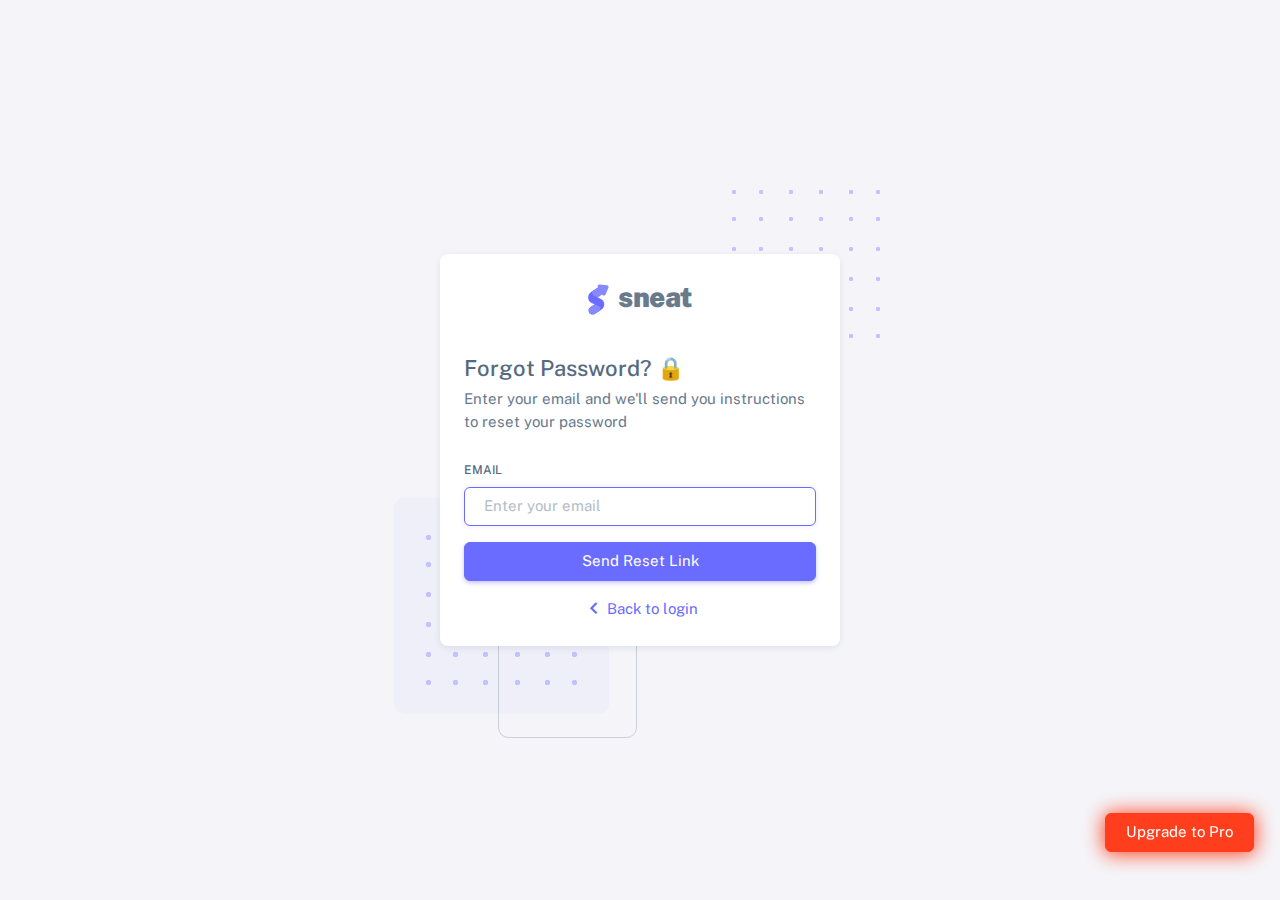
<file: sneat-1.0.0/html/auth-forgot-password-basic.html>
<!DOCTYPE html>

<!-- =========================================================
* Sneat - Bootstrap 5 HTML Admin Template - Pro | v1.0.0
==============================================================

* Product Page: https://themeselection.com/products/sneat-bootstrap-html-admin-template/
* Created by: ThemeSelection
* License: You must have a valid license purchased in order to legally use the theme for your project.
* Copyright ThemeSelection (https://themeselection.com)

=========================================================
 -->
<!-- beautify ignore:start -->
<html
  lang="en"
  class="light-style customizer-hide"
  dir="ltr"
  data-theme="theme-default"
  data-assets-path="../assets/"
  data-template="vertical-menu-template-free"
>
  <head>
    <meta charset="utf-8" />
    <meta
      name="viewport"
      content="width=device-width, initial-scale=1.0, user-scalable=no, minimum-scale=1.0, maximum-scale=1.0"
    />

    <title>Forgot Password Basic - Pages | Sneat - Bootstrap 5 HTML Admin Template - Pro</title>

    <meta name="description" content="" />

    <!-- Favicon -->
    <link rel="icon" type="image/x-icon" href="../assets/img/favicon/favicon.ico" />

    <!-- Fonts -->
    <link rel="preconnect" href="https://fonts.googleapis.com" />
    <link rel="preconnect" href="https://fonts.gstatic.com" crossorigin />
    <link
      href="https://fonts.googleapis.com/css2?family=Public+Sans:ital,wght@0,300;0,400;0,500;0,600;0,700;1,300;1,400;1,500;1,600;1,700&display=swap"
      rel="stylesheet"
    />

    <!-- Icons. Uncomment required icon fonts -->
    <link rel="stylesheet" href="../assets/vendor/fonts/boxicons.css" />

    <!-- Core CSS -->
    <link rel="stylesheet" href="../assets/vendor/css/core.css" class="template-customizer-core-css" />
    <link rel="stylesheet" href="../assets/vendor/css/theme-default.css" class="template-customizer-theme-css" />
    <link rel="stylesheet" href="../assets/css/demo.css" />

    <!-- Vendors CSS -->
    <link rel="stylesheet" href="../assets/vendor/libs/perfect-scrollbar/perfect-scrollbar.css" />

    <!-- Page CSS -->
    <!-- Page -->
    <link rel="stylesheet" href="../assets/vendor/css/pages/page-auth.css" />
    <!-- Helpers -->
    <script src="../assets/vendor/js/helpers.js"></script>

    <!--! Template customizer & Theme config files MUST be included after core stylesheets and helpers.js in the <head> section -->
    <!--? Config:  Mandatory theme config file contain global vars & default theme options, Set your preferred theme option in this file.  -->
    <script src="../assets/js/config.js"></script>
  </head>

  <body>
    <!-- Content -->

    <div class="container-xxl">
      <div class="authentication-wrapper authentication-basic container-p-y">
        <div class="authentication-inner py-4">
          <!-- Forgot Password -->
          <div class="card">
            <div class="card-body">
              <!-- Logo -->
              <div class="app-brand justify-content-center">
                <a href="index.html" class="app-brand-link gap-2">
                  <span class="app-brand-logo demo">
                    <svg
                      width="25"
                      viewBox="0 0 25 42"
                      version="1.1"
                      xmlns="http://www.w3.org/2000/svg"
                      xmlns:xlink="http://www.w3.org/1999/xlink"
                    >
                      <defs>
                        <path
                          d="M13.7918663,0.358365126 L3.39788168,7.44174259 C0.566865006,9.69408886 -0.379795268,12.4788597 0.557900856,15.7960551 C0.68998853,16.2305145 1.09562888,17.7872135 3.12357076,19.2293357 C3.8146334,19.7207684 5.32369333,20.3834223 7.65075054,21.2172976 L7.59773219,21.2525164 L2.63468769,24.5493413 C0.445452254,26.3002124 0.0884951797,28.5083815 1.56381646,31.1738486 C2.83770406,32.8170431 5.20850219,33.2640127 7.09180128,32.5391577 C8.347334,32.0559211 11.4559176,30.0011079 16.4175519,26.3747182 C18.0338572,24.4997857 18.6973423,22.4544883 18.4080071,20.2388261 C17.963753,17.5346866 16.1776345,15.5799961 13.0496516,14.3747546 L10.9194936,13.4715819 L18.6192054,7.984237 L13.7918663,0.358365126 Z"
                          id="path-1"
                        ></path>
                        <path
                          d="M5.47320593,6.00457225 C4.05321814,8.216144 4.36334763,10.0722806 6.40359441,11.5729822 C8.61520715,12.571656 10.0999176,13.2171421 10.8577257,13.5094407 L15.5088241,14.433041 L18.6192054,7.984237 C15.5364148,3.11535317 13.9273018,0.573395879 13.7918663,0.358365126 C13.5790555,0.511491653 10.8061687,2.3935607 5.47320593,6.00457225 Z"
                          id="path-3"
                        ></path>
                        <path
                          d="M7.50063644,21.2294429 L12.3234468,23.3159332 C14.1688022,24.7579751 14.397098,26.4880487 13.008334,28.506154 C11.6195701,30.5242593 10.3099883,31.790241 9.07958868,32.3040991 C5.78142938,33.4346997 4.13234973,34 4.13234973,34 C4.13234973,34 2.75489982,33.0538207 2.37032616e-14,31.1614621 C-0.55822714,27.8186216 -0.55822714,26.0572515 -4.05231404e-15,25.8773518 C0.83734071,25.6075023 2.77988457,22.8248993 3.3049379,22.52991 C3.65497346,22.3332504 5.05353963,21.8997614 7.50063644,21.2294429 Z"
                          id="path-4"
                        ></path>
                        <path
                          d="M20.6,7.13333333 L25.6,13.8 C26.2627417,14.6836556 26.0836556,15.9372583 25.2,16.6 C24.8538077,16.8596443 24.4327404,17 24,17 L14,17 C12.8954305,17 12,16.1045695 12,15 C12,14.5672596 12.1403557,14.1461923 12.4,13.8 L17.4,7.13333333 C18.0627417,6.24967773 19.3163444,6.07059163 20.2,6.73333333 C20.3516113,6.84704183 20.4862915,6.981722 20.6,7.13333333 Z"
                          id="path-5"
                        ></path>
                      </defs>
                      <g id="g-app-brand" stroke="none" stroke-width="1" fill="none" fill-rule="evenodd">
                        <g id="Brand-Logo" transform="translate(-27.000000, -15.000000)">
                          <g id="Icon" transform="translate(27.000000, 15.000000)">
                            <g id="Mask" transform="translate(0.000000, 8.000000)">
                              <mask id="mask-2" fill="white">
                                <use xlink:href="#path-1"></use>
                              </mask>
                              <use fill="#696cff" xlink:href="#path-1"></use>
                              <g id="Path-3" mask="url(#mask-2)">
                                <use fill="#696cff" xlink:href="#path-3"></use>
                                <use fill-opacity="0.2" fill="#FFFFFF" xlink:href="#path-3"></use>
                              </g>
                              <g id="Path-4" mask="url(#mask-2)">
                                <use fill="#696cff" xlink:href="#path-4"></use>
                                <use fill-opacity="0.2" fill="#FFFFFF" xlink:href="#path-4"></use>
                              </g>
                            </g>
                            <g
                              id="Triangle"
                              transform="translate(19.000000, 11.000000) rotate(-300.000000) translate(-19.000000, -11.000000) "
                            >
                              <use fill="#696cff" xlink:href="#path-5"></use>
                              <use fill-opacity="0.2" fill="#FFFFFF" xlink:href="#path-5"></use>
                            </g>
                          </g>
                        </g>
                      </g>
                    </svg>
                  </span>
                  <span class="app-brand-text demo text-body fw-bolder">Sneat</span>
                </a>
              </div>
              <!-- /Logo -->
              <h4 class="mb-2">Forgot Password? 🔒</h4>
              <p class="mb-4">Enter your email and we'll send you instructions to reset your password</p>
              <form id="formAuthentication" class="mb-3" action="index.html" method="POST">
                <div class="mb-3">
                  <label for="email" class="form-label">Email</label>
                  <input
                    type="text"
                    class="form-control"
                    id="email"
                    name="email"
                    placeholder="Enter your email"
                    autofocus
                  />
                </div>
                <button class="btn btn-primary d-grid w-100">Send Reset Link</button>
              </form>
              <div class="text-center">
                <a href="auth-login-basic.html" class="d-flex align-items-center justify-content-center">
                  <i class="bx bx-chevron-left scaleX-n1-rtl bx-sm"></i>
                  Back to login
                </a>
              </div>
            </div>
          </div>
          <!-- /Forgot Password -->
        </div>
      </div>
    </div>

    <!-- / Content -->

    <div class="buy-now">
      <a
        href="https://themeselection.com/products/sneat-bootstrap-html-admin-template/"
        target="_blank"
        class="btn btn-danger btn-buy-now"
        >Upgrade to Pro</a
      >
    </div>

    <!-- Core JS -->
    <!-- build:js assets/vendor/js/core.js -->
    <script src="../assets/vendor/libs/jquery/jquery.js"></script>
    <script src="../assets/vendor/libs/popper/popper.js"></script>
    <script src="../assets/vendor/js/bootstrap.js"></script>
    <script src="../assets/vendor/libs/perfect-scrollbar/perfect-scrollbar.js"></script>

    <script src="../assets/vendor/js/menu.js"></script>
    <!-- endbuild -->

    <!-- Vendors JS -->

    <!-- Main JS -->
    <script src="../assets/js/main.js"></script>

    <!-- Page JS -->

    <!-- Place this tag in your head or just before your close body tag. -->
    <script async defer src="https://buttons.github.io/buttons.js"></script>
  </body>
</html>
</file>
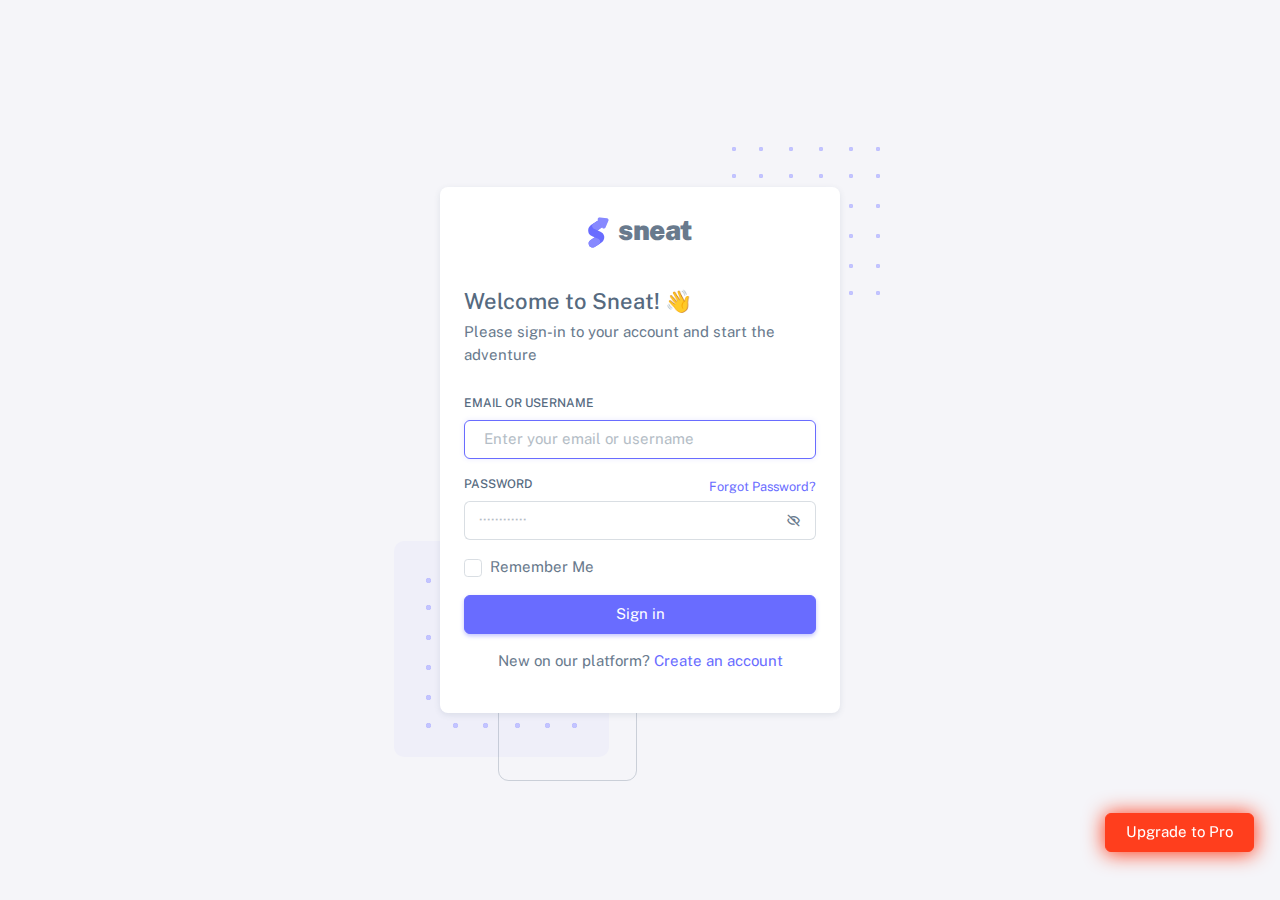
<file: sneat-1.0.0/html/auth-login-basic.html>
<!DOCTYPE html>

<!-- =========================================================
* Sneat - Bootstrap 5 HTML Admin Template - Pro | v1.0.0
==============================================================

* Product Page: https://themeselection.com/products/sneat-bootstrap-html-admin-template/
* Created by: ThemeSelection
* License: You must have a valid license purchased in order to legally use the theme for your project.
* Copyright ThemeSelection (https://themeselection.com)

=========================================================
 -->
<!-- beautify ignore:start -->
<html
  lang="en"
  class="light-style customizer-hide"
  dir="ltr"
  data-theme="theme-default"
  data-assets-path="../assets/"
  data-template="vertical-menu-template-free"
>
  <head>
    <meta charset="utf-8" />
    <meta
      name="viewport"
      content="width=device-width, initial-scale=1.0, user-scalable=no, minimum-scale=1.0, maximum-scale=1.0"
    />

    <title>Login Basic - Pages | Sneat - Bootstrap 5 HTML Admin Template - Pro</title>

    <meta name="description" content="" />

    <!-- Favicon -->
    <link rel="icon" type="image/x-icon" href="../assets/img/favicon/favicon.ico" />

    <!-- Fonts -->
    <link rel="preconnect" href="https://fonts.googleapis.com" />
    <link rel="preconnect" href="https://fonts.gstatic.com" crossorigin />
    <link
      href="https://fonts.googleapis.com/css2?family=Public+Sans:ital,wght@0,300;0,400;0,500;0,600;0,700;1,300;1,400;1,500;1,600;1,700&display=swap"
      rel="stylesheet"
    />

    <!-- Icons. Uncomment required icon fonts -->
    <link rel="stylesheet" href="../assets/vendor/fonts/boxicons.css" />

    <!-- Core CSS -->
    <link rel="stylesheet" href="../assets/vendor/css/core.css" class="template-customizer-core-css" />
    <link rel="stylesheet" href="../assets/vendor/css/theme-default.css" class="template-customizer-theme-css" />
    <link rel="stylesheet" href="../assets/css/demo.css" />

    <!-- Vendors CSS -->
    <link rel="stylesheet" href="../assets/vendor/libs/perfect-scrollbar/perfect-scrollbar.css" />

    <!-- Page CSS -->
    <!-- Page -->
    <link rel="stylesheet" href="../assets/vendor/css/pages/page-auth.css" />
    <!-- Helpers -->
    <script src="../assets/vendor/js/helpers.js"></script>

    <!--! Template customizer & Theme config files MUST be included after core stylesheets and helpers.js in the <head> section -->
    <!--? Config:  Mandatory theme config file contain global vars & default theme options, Set your preferred theme option in this file.  -->
    <script src="../assets/js/config.js"></script>
  </head>

  <body>
    <!-- Content -->

    <div class="container-xxl">
      <div class="authentication-wrapper authentication-basic container-p-y">
        <div class="authentication-inner">
          <!-- Register -->
          <div class="card">
            <div class="card-body">
              <!-- Logo -->
              <div class="app-brand justify-content-center">
                <a href="index.html" class="app-brand-link gap-2">
                  <span class="app-brand-logo demo">
                    <svg
                      width="25"
                      viewBox="0 0 25 42"
                      version="1.1"
                      xmlns="http://www.w3.org/2000/svg"
                      xmlns:xlink="http://www.w3.org/1999/xlink"
                    >
                      <defs>
                        <path
                          d="M13.7918663,0.358365126 L3.39788168,7.44174259 C0.566865006,9.69408886 -0.379795268,12.4788597 0.557900856,15.7960551 C0.68998853,16.2305145 1.09562888,17.7872135 3.12357076,19.2293357 C3.8146334,19.7207684 5.32369333,20.3834223 7.65075054,21.2172976 L7.59773219,21.2525164 L2.63468769,24.5493413 C0.445452254,26.3002124 0.0884951797,28.5083815 1.56381646,31.1738486 C2.83770406,32.8170431 5.20850219,33.2640127 7.09180128,32.5391577 C8.347334,32.0559211 11.4559176,30.0011079 16.4175519,26.3747182 C18.0338572,24.4997857 18.6973423,22.4544883 18.4080071,20.2388261 C17.963753,17.5346866 16.1776345,15.5799961 13.0496516,14.3747546 L10.9194936,13.4715819 L18.6192054,7.984237 L13.7918663,0.358365126 Z"
                          id="path-1"
                        ></path>
                        <path
                          d="M5.47320593,6.00457225 C4.05321814,8.216144 4.36334763,10.0722806 6.40359441,11.5729822 C8.61520715,12.571656 10.0999176,13.2171421 10.8577257,13.5094407 L15.5088241,14.433041 L18.6192054,7.984237 C15.5364148,3.11535317 13.9273018,0.573395879 13.7918663,0.358365126 C13.5790555,0.511491653 10.8061687,2.3935607 5.47320593,6.00457225 Z"
                          id="path-3"
                        ></path>
                        <path
                          d="M7.50063644,21.2294429 L12.3234468,23.3159332 C14.1688022,24.7579751 14.397098,26.4880487 13.008334,28.506154 C11.6195701,30.5242593 10.3099883,31.790241 9.07958868,32.3040991 C5.78142938,33.4346997 4.13234973,34 4.13234973,34 C4.13234973,34 2.75489982,33.0538207 2.37032616e-14,31.1614621 C-0.55822714,27.8186216 -0.55822714,26.0572515 -4.05231404e-15,25.8773518 C0.83734071,25.6075023 2.77988457,22.8248993 3.3049379,22.52991 C3.65497346,22.3332504 5.05353963,21.8997614 7.50063644,21.2294429 Z"
                          id="path-4"
                        ></path>
                        <path
                          d="M20.6,7.13333333 L25.6,13.8 C26.2627417,14.6836556 26.0836556,15.9372583 25.2,16.6 C24.8538077,16.8596443 24.4327404,17 24,17 L14,17 C12.8954305,17 12,16.1045695 12,15 C12,14.5672596 12.1403557,14.1461923 12.4,13.8 L17.4,7.13333333 C18.0627417,6.24967773 19.3163444,6.07059163 20.2,6.73333333 C20.3516113,6.84704183 20.4862915,6.981722 20.6,7.13333333 Z"
                          id="path-5"
                        ></path>
                      </defs>
                      <g id="g-app-brand" stroke="none" stroke-width="1" fill="none" fill-rule="evenodd">
                        <g id="Brand-Logo" transform="translate(-27.000000, -15.000000)">
                          <g id="Icon" transform="translate(27.000000, 15.000000)">
                            <g id="Mask" transform="translate(0.000000, 8.000000)">
                              <mask id="mask-2" fill="white">
                                <use xlink:href="#path-1"></use>
                              </mask>
                              <use fill="#696cff" xlink:href="#path-1"></use>
                              <g id="Path-3" mask="url(#mask-2)">
                                <use fill="#696cff" xlink:href="#path-3"></use>
                                <use fill-opacity="0.2" fill="#FFFFFF" xlink:href="#path-3"></use>
                              </g>
                              <g id="Path-4" mask="url(#mask-2)">
                                <use fill="#696cff" xlink:href="#path-4"></use>
                                <use fill-opacity="0.2" fill="#FFFFFF" xlink:href="#path-4"></use>
                              </g>
                            </g>
                            <g
                              id="Triangle"
                              transform="translate(19.000000, 11.000000) rotate(-300.000000) translate(-19.000000, -11.000000) "
                            >
                              <use fill="#696cff" xlink:href="#path-5"></use>
                              <use fill-opacity="0.2" fill="#FFFFFF" xlink:href="#path-5"></use>
                            </g>
                          </g>
                        </g>
                      </g>
                    </svg>
                  </span>
                  <span class="app-brand-text demo text-body fw-bolder">Sneat</span>
                </a>
              </div>
              <!-- /Logo -->
              <h4 class="mb-2">Welcome to Sneat! 👋</h4>
              <p class="mb-4">Please sign-in to your account and start the adventure</p>

              <form id="formAuthentication" class="mb-3" action="index.html" method="POST">
                <div class="mb-3">
                  <label for="email" class="form-label">Email or Username</label>
                  <input
                    type="text"
                    class="form-control"
                    id="email"
                    name="email-username"
                    placeholder="Enter your email or username"
                    autofocus
                  />
                </div>
                <div class="mb-3 form-password-toggle">
                  <div class="d-flex justify-content-between">
                    <label class="form-label" for="password">Password</label>
                    <a href="auth-forgot-password-basic.html">
                      <small>Forgot Password?</small>
                    </a>
                  </div>
                  <div class="input-group input-group-merge">
                    <input
                      type="password"
                      id="password"
                      class="form-control"
                      name="password"
                      placeholder="&#xb7;&#xb7;&#xb7;&#xb7;&#xb7;&#xb7;&#xb7;&#xb7;&#xb7;&#xb7;&#xb7;&#xb7;"
                      aria-describedby="password"
                    />
                    <span class="input-group-text cursor-pointer"><i class="bx bx-hide"></i></span>
                  </div>
                </div>
                <div class="mb-3">
                  <div class="form-check">
                    <input class="form-check-input" type="checkbox" id="remember-me" />
                    <label class="form-check-label" for="remember-me"> Remember Me </label>
                  </div>
                </div>
                <div class="mb-3">
                  <button class="btn btn-primary d-grid w-100" type="submit">Sign in</button>
                </div>
              </form>

              <p class="text-center">
                <span>New on our platform?</span>
                <a href="auth-register-basic.html">
                  <span>Create an account</span>
                </a>
              </p>
            </div>
          </div>
          <!-- /Register -->
        </div>
      </div>
    </div>

    <!-- / Content -->

    <div class="buy-now">
      <a
        href="https://themeselection.com/products/sneat-bootstrap-html-admin-template/"
        target="_blank"
        class="btn btn-danger btn-buy-now"
        >Upgrade to Pro</a
      >
    </div>

    <!-- Core JS -->
    <!-- build:js assets/vendor/js/core.js -->
    <script src="../assets/vendor/libs/jquery/jquery.js"></script>
    <script src="../assets/vendor/libs/popper/popper.js"></script>
    <script src="../assets/vendor/js/bootstrap.js"></script>
    <script src="../assets/vendor/libs/perfect-scrollbar/perfect-scrollbar.js"></script>

    <script src="../assets/vendor/js/menu.js"></script>
    <!-- endbuild -->

    <!-- Vendors JS -->

    <!-- Main JS -->
    <script src="../assets/js/main.js"></script>

    <!-- Page JS -->

    <!-- Place this tag in your head or just before your close body tag. -->
    <script async defer src="https://buttons.github.io/buttons.js"></script>
  </body>
</html>
</file>
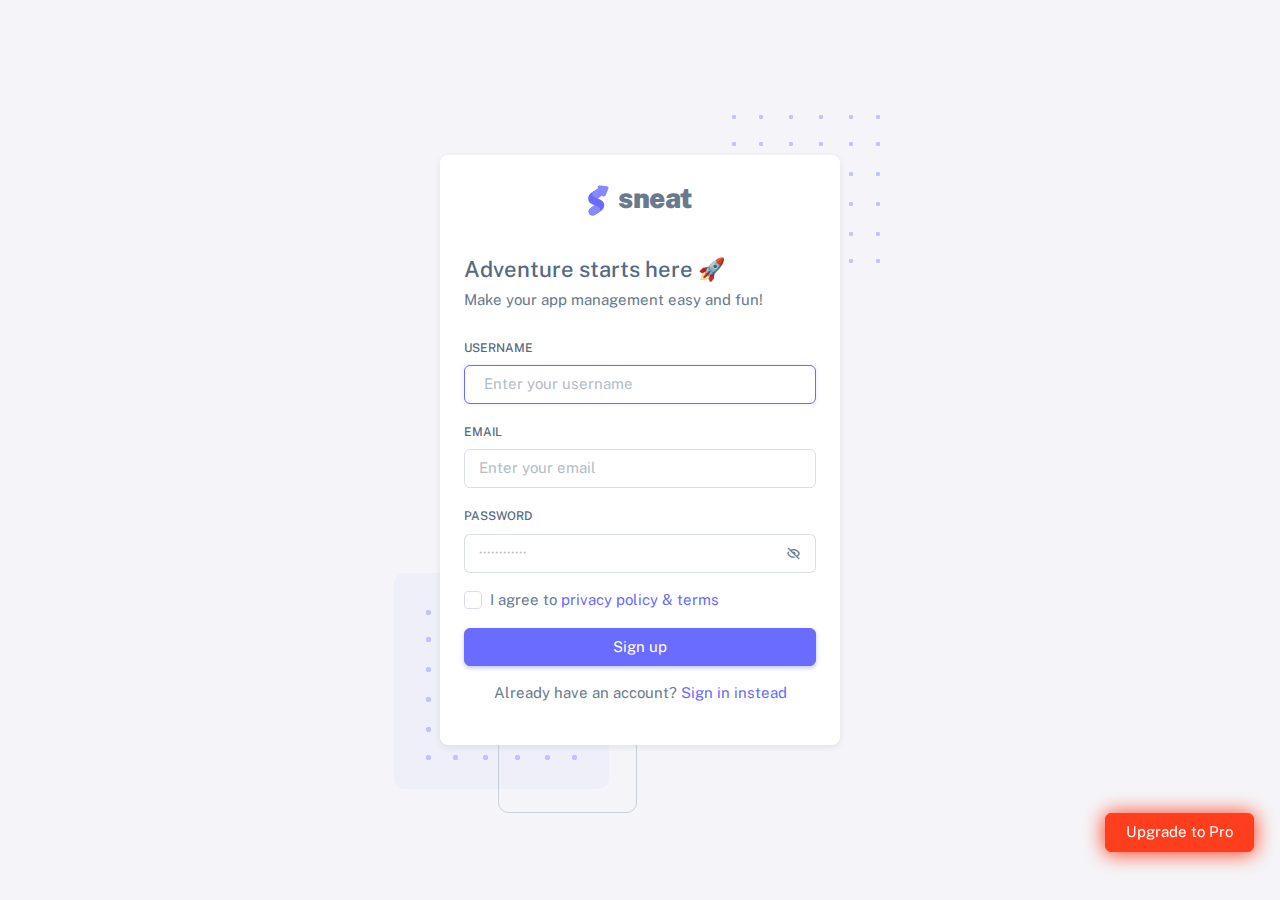
<file: sneat-1.0.0/html/auth-register-basic.html>
<!DOCTYPE html>

<!-- =========================================================
* Sneat - Bootstrap 5 HTML Admin Template - Pro | v1.0.0
==============================================================

* Product Page: https://themeselection.com/products/sneat-bootstrap-html-admin-template/
* Created by: ThemeSelection
* License: You must have a valid license purchased in order to legally use the theme for your project.
* Copyright ThemeSelection (https://themeselection.com)

=========================================================
 -->
<!-- beautify ignore:start -->
<html
  lang="en"
  class="light-style customizer-hide"
  dir="ltr"
  data-theme="theme-default"
  data-assets-path="../assets/"
  data-template="vertical-menu-template-free"
>
  <head>
    <meta charset="utf-8" />
    <meta
      name="viewport"
      content="width=device-width, initial-scale=1.0, user-scalable=no, minimum-scale=1.0, maximum-scale=1.0"
    />

    <title>Register Basic - Pages | Sneat - Bootstrap 5 HTML Admin Template - Pro</title>

    <meta name="description" content="" />

    <!-- Favicon -->
    <link rel="icon" type="image/x-icon" href="../assets/img/favicon/favicon.ico" />

    <!-- Fonts -->
    <link rel="preconnect" href="https://fonts.googleapis.com" />
    <link rel="preconnect" href="https://fonts.gstatic.com" crossorigin />
    <link
      href="https://fonts.googleapis.com/css2?family=Public+Sans:ital,wght@0,300;0,400;0,500;0,600;0,700;1,300;1,400;1,500;1,600;1,700&display=swap"
      rel="stylesheet"
    />

    <!-- Icons. Uncomment required icon fonts -->
    <link rel="stylesheet" href="../assets/vendor/fonts/boxicons.css" />

    <!-- Core CSS -->
    <link rel="stylesheet" href="../assets/vendor/css/core.css" class="template-customizer-core-css" />
    <link rel="stylesheet" href="../assets/vendor/css/theme-default.css" class="template-customizer-theme-css" />
    <link rel="stylesheet" href="../assets/css/demo.css" />

    <!-- Vendors CSS -->
    <link rel="stylesheet" href="../assets/vendor/libs/perfect-scrollbar/perfect-scrollbar.css" />

    <!-- Page CSS -->
    <!-- Page -->
    <link rel="stylesheet" href="../assets/vendor/css/pages/page-auth.css" />
    <!-- Helpers -->
    <script src="../assets/vendor/js/helpers.js"></script>

    <!--! Template customizer & Theme config files MUST be included after core stylesheets and helpers.js in the <head> section -->
    <!--? Config:  Mandatory theme config file contain global vars & default theme options, Set your preferred theme option in this file.  -->
    <script src="../assets/js/config.js"></script>
  </head>

  <body>
    <!-- Content -->

    <div class="container-xxl">
      <div class="authentication-wrapper authentication-basic container-p-y">
        <div class="authentication-inner">
          <!-- Register Card -->
          <div class="card">
            <div class="card-body">
              <!-- Logo -->
              <div class="app-brand justify-content-center">
                <a href="index.html" class="app-brand-link gap-2">
                  <span class="app-brand-logo demo">
                    <svg
                      width="25"
                      viewBox="0 0 25 42"
                      version="1.1"
                      xmlns="http://www.w3.org/2000/svg"
                      xmlns:xlink="http://www.w3.org/1999/xlink"
                    >
                      <defs>
                        <path
                          d="M13.7918663,0.358365126 L3.39788168,7.44174259 C0.566865006,9.69408886 -0.379795268,12.4788597 0.557900856,15.7960551 C0.68998853,16.2305145 1.09562888,17.7872135 3.12357076,19.2293357 C3.8146334,19.7207684 5.32369333,20.3834223 7.65075054,21.2172976 L7.59773219,21.2525164 L2.63468769,24.5493413 C0.445452254,26.3002124 0.0884951797,28.5083815 1.56381646,31.1738486 C2.83770406,32.8170431 5.20850219,33.2640127 7.09180128,32.5391577 C8.347334,32.0559211 11.4559176,30.0011079 16.4175519,26.3747182 C18.0338572,24.4997857 18.6973423,22.4544883 18.4080071,20.2388261 C17.963753,17.5346866 16.1776345,15.5799961 13.0496516,14.3747546 L10.9194936,13.4715819 L18.6192054,7.984237 L13.7918663,0.358365126 Z"
                          id="path-1"
                        ></path>
                        <path
                          d="M5.47320593,6.00457225 C4.05321814,8.216144 4.36334763,10.0722806 6.40359441,11.5729822 C8.61520715,12.571656 10.0999176,13.2171421 10.8577257,13.5094407 L15.5088241,14.433041 L18.6192054,7.984237 C15.5364148,3.11535317 13.9273018,0.573395879 13.7918663,0.358365126 C13.5790555,0.511491653 10.8061687,2.3935607 5.47320593,6.00457225 Z"
                          id="path-3"
                        ></path>
                        <path
                          d="M7.50063644,21.2294429 L12.3234468,23.3159332 C14.1688022,24.7579751 14.397098,26.4880487 13.008334,28.506154 C11.6195701,30.5242593 10.3099883,31.790241 9.07958868,32.3040991 C5.78142938,33.4346997 4.13234973,34 4.13234973,34 C4.13234973,34 2.75489982,33.0538207 2.37032616e-14,31.1614621 C-0.55822714,27.8186216 -0.55822714,26.0572515 -4.05231404e-15,25.8773518 C0.83734071,25.6075023 2.77988457,22.8248993 3.3049379,22.52991 C3.65497346,22.3332504 5.05353963,21.8997614 7.50063644,21.2294429 Z"
                          id="path-4"
                        ></path>
                        <path
                          d="M20.6,7.13333333 L25.6,13.8 C26.2627417,14.6836556 26.0836556,15.9372583 25.2,16.6 C24.8538077,16.8596443 24.4327404,17 24,17 L14,17 C12.8954305,17 12,16.1045695 12,15 C12,14.5672596 12.1403557,14.1461923 12.4,13.8 L17.4,7.13333333 C18.0627417,6.24967773 19.3163444,6.07059163 20.2,6.73333333 C20.3516113,6.84704183 20.4862915,6.981722 20.6,7.13333333 Z"
                          id="path-5"
                        ></path>
                      </defs>
                      <g id="g-app-brand" stroke="none" stroke-width="1" fill="none" fill-rule="evenodd">
                        <g id="Brand-Logo" transform="translate(-27.000000, -15.000000)">
                          <g id="Icon" transform="translate(27.000000, 15.000000)">
                            <g id="Mask" transform="translate(0.000000, 8.000000)">
                              <mask id="mask-2" fill="white">
                                <use xlink:href="#path-1"></use>
                              </mask>
                              <use fill="#696cff" xlink:href="#path-1"></use>
                              <g id="Path-3" mask="url(#mask-2)">
                                <use fill="#696cff" xlink:href="#path-3"></use>
                                <use fill-opacity="0.2" fill="#FFFFFF" xlink:href="#path-3"></use>
                              </g>
                              <g id="Path-4" mask="url(#mask-2)">
                                <use fill="#696cff" xlink:href="#path-4"></use>
                                <use fill-opacity="0.2" fill="#FFFFFF" xlink:href="#path-4"></use>
                              </g>
                            </g>
                            <g
                              id="Triangle"
                              transform="translate(19.000000, 11.000000) rotate(-300.000000) translate(-19.000000, -11.000000) "
                            >
                              <use fill="#696cff" xlink:href="#path-5"></use>
                              <use fill-opacity="0.2" fill="#FFFFFF" xlink:href="#path-5"></use>
                            </g>
                          </g>
                        </g>
                      </g>
                    </svg>
                  </span>
                  <span class="app-brand-text demo text-body fw-bolder">Sneat</span>
                </a>
              </div>
              <!-- /Logo -->
              <h4 class="mb-2">Adventure starts here 🚀</h4>
              <p class="mb-4">Make your app management easy and fun!</p>

              <form id="formAuthentication" class="mb-3" action="index.html" method="POST">
                <div class="mb-3">
                  <label for="username" class="form-label">Username</label>
                  <input
                    type="text"
                    class="form-control"
                    id="username"
                    name="username"
                    placeholder="Enter your username"
                    autofocus
                  />
                </div>
                <div class="mb-3">
                  <label for="email" class="form-label">Email</label>
                  <input type="text" class="form-control" id="email" name="email" placeholder="Enter your email" />
                </div>
                <div class="mb-3 form-password-toggle">
                  <label class="form-label" for="password">Password</label>
                  <div class="input-group input-group-merge">
                    <input
                      type="password"
                      id="password"
                      class="form-control"
                      name="password"
                      placeholder="&#xb7;&#xb7;&#xb7;&#xb7;&#xb7;&#xb7;&#xb7;&#xb7;&#xb7;&#xb7;&#xb7;&#xb7;"
                      aria-describedby="password"
                    />
                    <span class="input-group-text cursor-pointer"><i class="bx bx-hide"></i></span>
                  </div>
                </div>

                <div class="mb-3">
                  <div class="form-check">
                    <input class="form-check-input" type="checkbox" id="terms-conditions" name="terms" />
                    <label class="form-check-label" for="terms-conditions">
                      I agree to
                      <a href="javascript:void(0);">privacy policy & terms</a>
                    </label>
                  </div>
                </div>
                <button class="btn btn-primary d-grid w-100">Sign up</button>
              </form>

              <p class="text-center">
                <span>Already have an account?</span>
                <a href="auth-login-basic.html">
                  <span>Sign in instead</span>
                </a>
              </p>
            </div>
          </div>
          <!-- Register Card -->
        </div>
      </div>
    </div>

    <!-- / Content -->

    <div class="buy-now">
      <a
        href="https://themeselection.com/products/sneat-bootstrap-html-admin-template/"
        target="_blank"
        class="btn btn-danger btn-buy-now"
        >Upgrade to Pro</a
      >
    </div>

    <!-- Core JS -->
    <!-- build:js assets/vendor/js/core.js -->
    <script src="../assets/vendor/libs/jquery/jquery.js"></script>
    <script src="../assets/vendor/libs/popper/popper.js"></script>
    <script src="../assets/vendor/js/bootstrap.js"></script>
    <script src="../assets/vendor/libs/perfect-scrollbar/perfect-scrollbar.js"></script>

    <script src="../assets/vendor/js/menu.js"></script>
    <!-- endbuild -->

    <!-- Vendors JS -->

    <!-- Main JS -->
    <script src="../assets/js/main.js"></script>

    <!-- Page JS -->

    <!-- Place this tag in your head or just before your close body tag. -->
    <script async defer src="https://buttons.github.io/buttons.js"></script>
  </body>
</html>
</file>
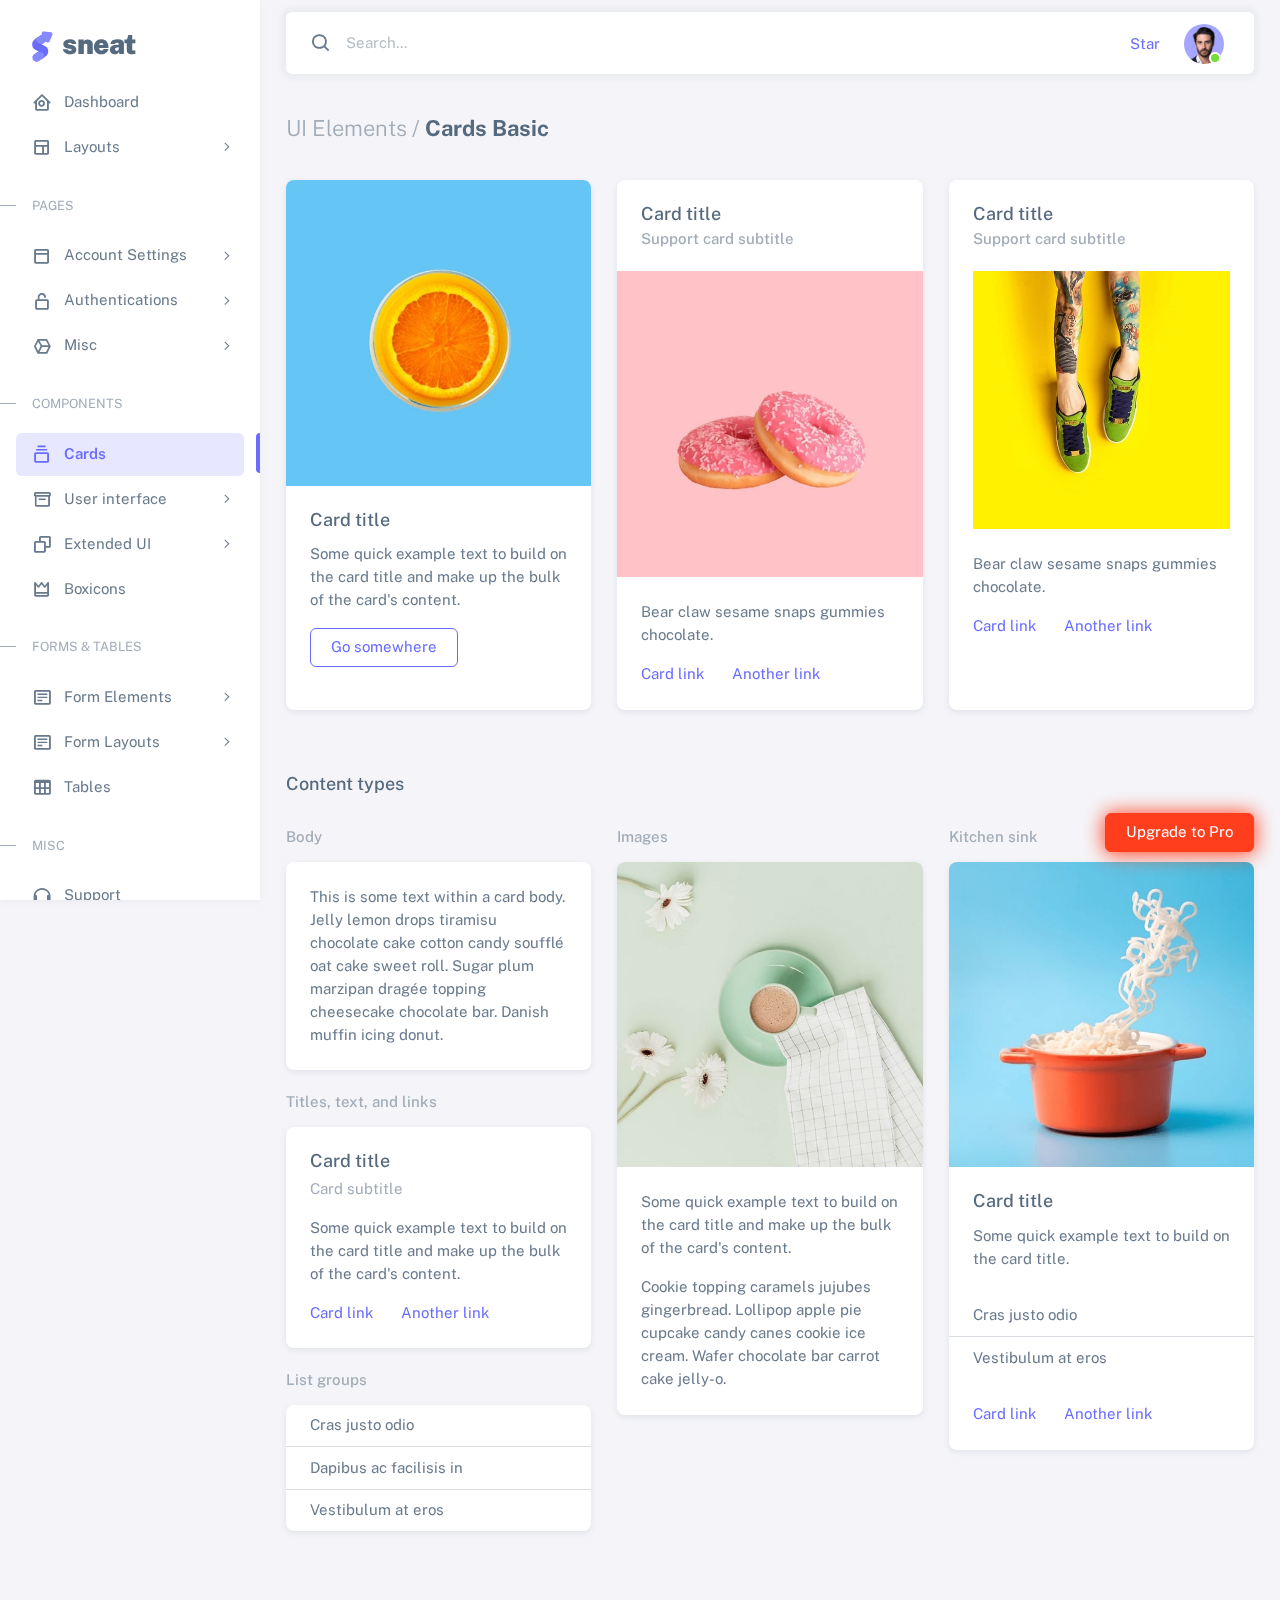
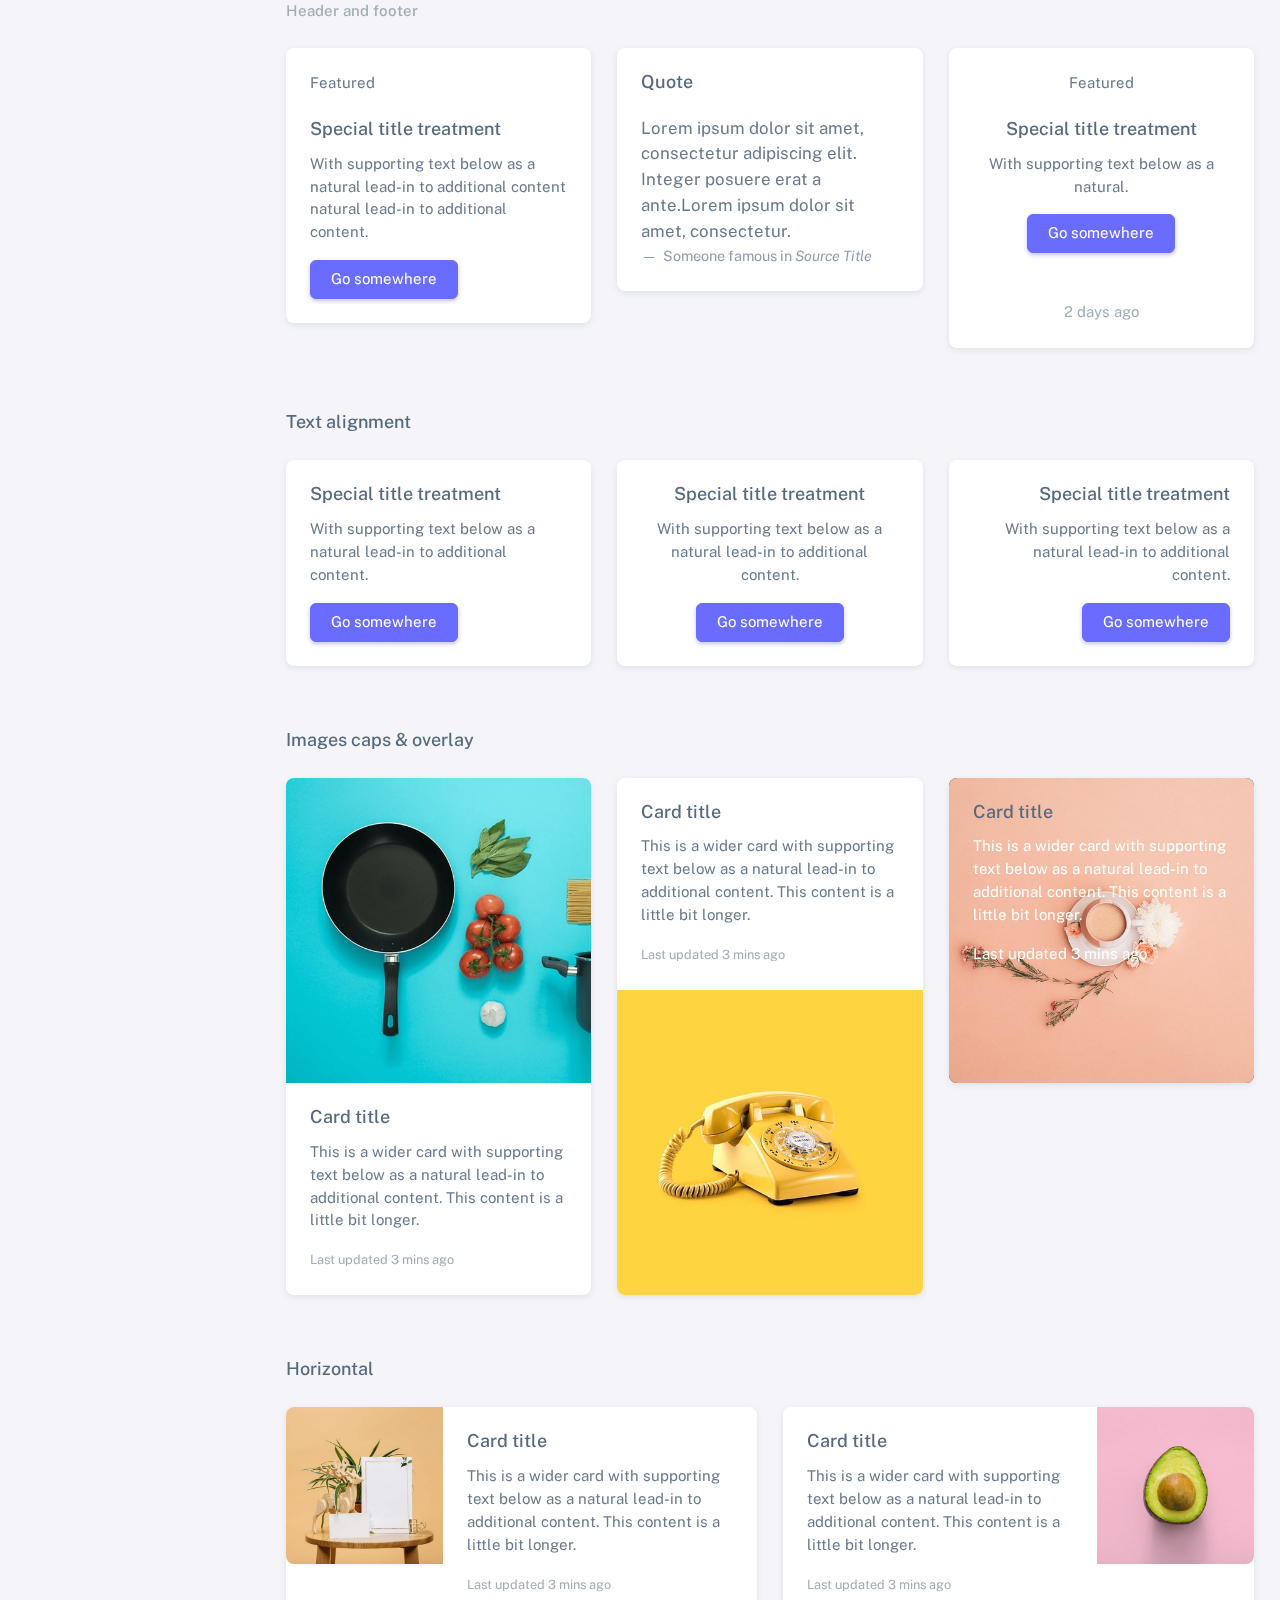
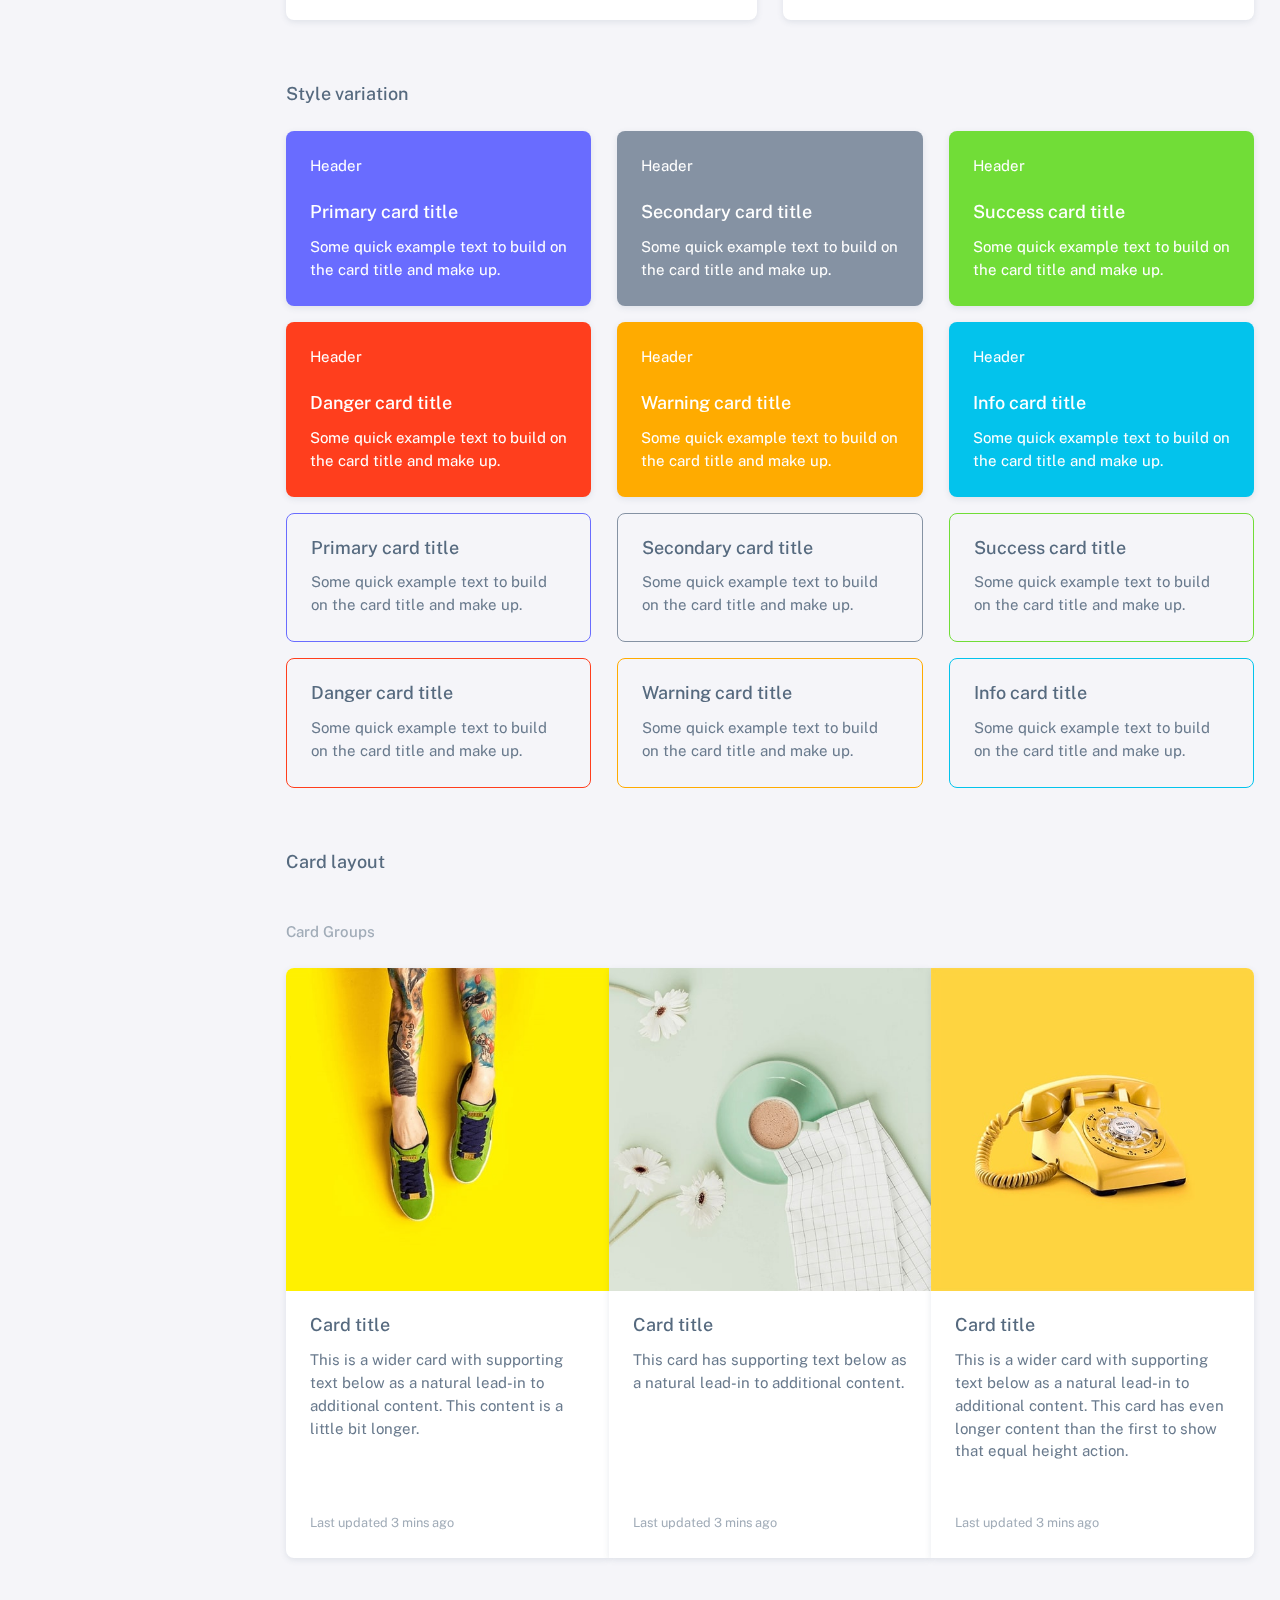
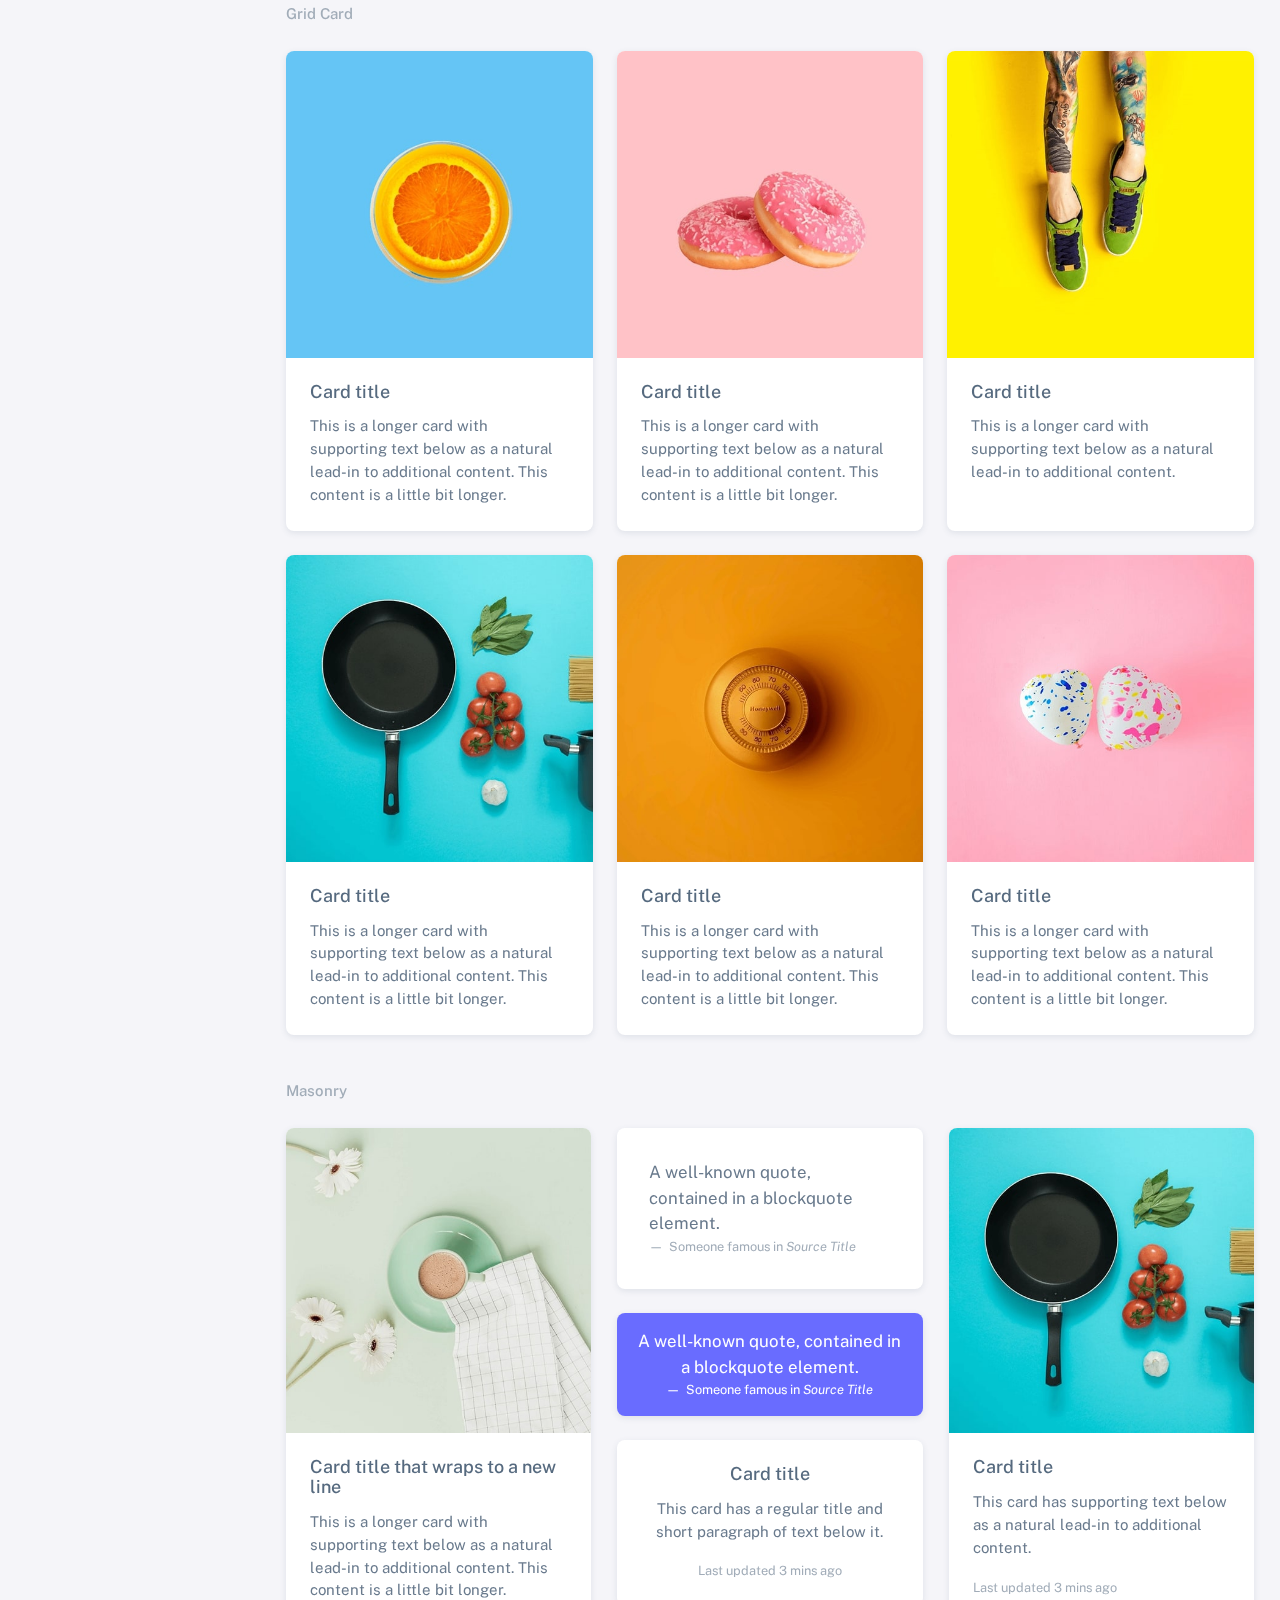
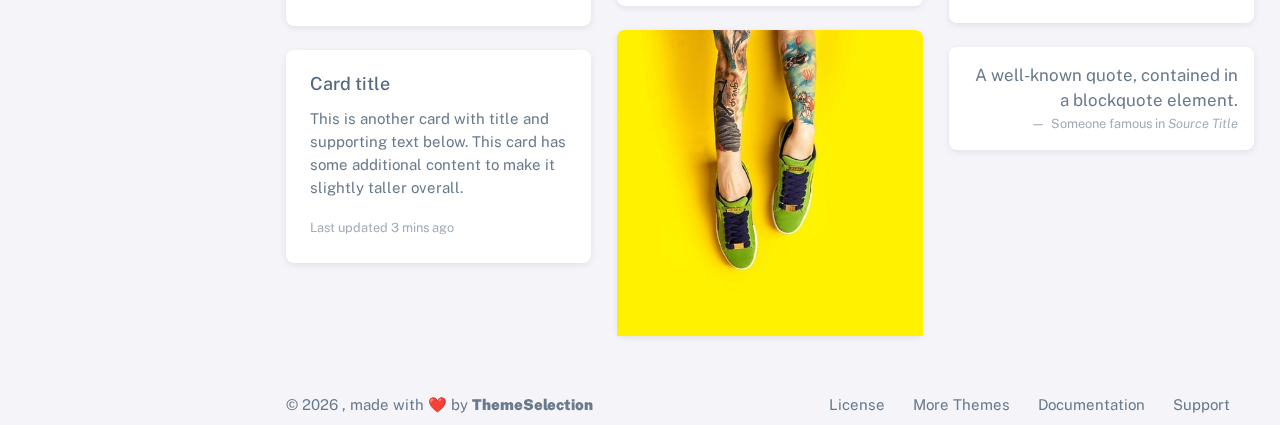
<file: sneat-1.0.0/html/cards-basic.html>
<!DOCTYPE html>

<!-- =========================================================
* Sneat - Bootstrap 5 HTML Admin Template - Pro | v1.0.0
==============================================================

* Product Page: https://themeselection.com/products/sneat-bootstrap-html-admin-template/
* Created by: ThemeSelection
* License: You must have a valid license purchased in order to legally use the theme for your project.
* Copyright ThemeSelection (https://themeselection.com)

=========================================================
 -->
<!-- beautify ignore:start -->
<html
  lang="en"
  class="light-style layout-menu-fixed"
  dir="ltr"
  data-theme="theme-default"
  data-assets-path="../assets/"
  data-template="vertical-menu-template-free"
>
  <head>
    <meta charset="utf-8" />
    <meta
      name="viewport"
      content="width=device-width, initial-scale=1.0, user-scalable=no, minimum-scale=1.0, maximum-scale=1.0"
    />

    <title>Cards basic - UI elements | Sneat - Bootstrap 5 HTML Admin Template - Pro</title>

    <meta name="description" content="" />

    <!-- Favicon -->
    <link rel="icon" type="image/x-icon" href="../assets/img/favicon/favicon.ico" />

    <!-- Fonts -->
    <link rel="preconnect" href="https://fonts.googleapis.com" />
    <link rel="preconnect" href="https://fonts.gstatic.com" crossorigin />
    <link
      href="https://fonts.googleapis.com/css2?family=Public+Sans:ital,wght@0,300;0,400;0,500;0,600;0,700;1,300;1,400;1,500;1,600;1,700&display=swap"
      rel="stylesheet"
    />

    <!-- Icons. Uncomment required icon fonts -->
    <link rel="stylesheet" href="../assets/vendor/fonts/boxicons.css" />

    <!-- Core CSS -->
    <link rel="stylesheet" href="../assets/vendor/css/core.css" class="template-customizer-core-css" />
    <link rel="stylesheet" href="../assets/vendor/css/theme-default.css" class="template-customizer-theme-css" />
    <link rel="stylesheet" href="../assets/css/demo.css" />

    <!-- Vendors CSS -->
    <link rel="stylesheet" href="../assets/vendor/libs/perfect-scrollbar/perfect-scrollbar.css" />

    <!-- Page CSS -->

    <!-- Helpers -->
    <script src="../assets/vendor/js/helpers.js"></script>

    <!--! Template customizer & Theme config files MUST be included after core stylesheets and helpers.js in the <head> section -->
    <!--? Config:  Mandatory theme config file contain global vars & default theme options, Set your preferred theme option in this file.  -->
    <script src="../assets/js/config.js"></script>
  </head>

  <body>
    <!-- Layout wrapper -->
    <div class="layout-wrapper layout-content-navbar">
      <div class="layout-container">
        <!-- Menu -->

        <aside id="layout-menu" class="layout-menu menu-vertical menu bg-menu-theme">
          <div class="app-brand demo">
            <a href="index.html" class="app-brand-link">
              <span class="app-brand-logo demo">
                <svg
                  width="25"
                  viewBox="0 0 25 42"
                  version="1.1"
                  xmlns="http://www.w3.org/2000/svg"
                  xmlns:xlink="http://www.w3.org/1999/xlink"
                >
                  <defs>
                    <path
                      d="M13.7918663,0.358365126 L3.39788168,7.44174259 C0.566865006,9.69408886 -0.379795268,12.4788597 0.557900856,15.7960551 C0.68998853,16.2305145 1.09562888,17.7872135 3.12357076,19.2293357 C3.8146334,19.7207684 5.32369333,20.3834223 7.65075054,21.2172976 L7.59773219,21.2525164 L2.63468769,24.5493413 C0.445452254,26.3002124 0.0884951797,28.5083815 1.56381646,31.1738486 C2.83770406,32.8170431 5.20850219,33.2640127 7.09180128,32.5391577 C8.347334,32.0559211 11.4559176,30.0011079 16.4175519,26.3747182 C18.0338572,24.4997857 18.6973423,22.4544883 18.4080071,20.2388261 C17.963753,17.5346866 16.1776345,15.5799961 13.0496516,14.3747546 L10.9194936,13.4715819 L18.6192054,7.984237 L13.7918663,0.358365126 Z"
                      id="path-1"
                    ></path>
                    <path
                      d="M5.47320593,6.00457225 C4.05321814,8.216144 4.36334763,10.0722806 6.40359441,11.5729822 C8.61520715,12.571656 10.0999176,13.2171421 10.8577257,13.5094407 L15.5088241,14.433041 L18.6192054,7.984237 C15.5364148,3.11535317 13.9273018,0.573395879 13.7918663,0.358365126 C13.5790555,0.511491653 10.8061687,2.3935607 5.47320593,6.00457225 Z"
                      id="path-3"
                    ></path>
                    <path
                      d="M7.50063644,21.2294429 L12.3234468,23.3159332 C14.1688022,24.7579751 14.397098,26.4880487 13.008334,28.506154 C11.6195701,30.5242593 10.3099883,31.790241 9.07958868,32.3040991 C5.78142938,33.4346997 4.13234973,34 4.13234973,34 C4.13234973,34 2.75489982,33.0538207 2.37032616e-14,31.1614621 C-0.55822714,27.8186216 -0.55822714,26.0572515 -4.05231404e-15,25.8773518 C0.83734071,25.6075023 2.77988457,22.8248993 3.3049379,22.52991 C3.65497346,22.3332504 5.05353963,21.8997614 7.50063644,21.2294429 Z"
                      id="path-4"
                    ></path>
                    <path
                      d="M20.6,7.13333333 L25.6,13.8 C26.2627417,14.6836556 26.0836556,15.9372583 25.2,16.6 C24.8538077,16.8596443 24.4327404,17 24,17 L14,17 C12.8954305,17 12,16.1045695 12,15 C12,14.5672596 12.1403557,14.1461923 12.4,13.8 L17.4,7.13333333 C18.0627417,6.24967773 19.3163444,6.07059163 20.2,6.73333333 C20.3516113,6.84704183 20.4862915,6.981722 20.6,7.13333333 Z"
                      id="path-5"
                    ></path>
                  </defs>
                  <g id="g-app-brand" stroke="none" stroke-width="1" fill="none" fill-rule="evenodd">
                    <g id="Brand-Logo" transform="translate(-27.000000, -15.000000)">
                      <g id="Icon" transform="translate(27.000000, 15.000000)">
                        <g id="Mask" transform="translate(0.000000, 8.000000)">
                          <mask id="mask-2" fill="white">
                            <use xlink:href="#path-1"></use>
                          </mask>
                          <use fill="#696cff" xlink:href="#path-1"></use>
                          <g id="Path-3" mask="url(#mask-2)">
                            <use fill="#696cff" xlink:href="#path-3"></use>
                            <use fill-opacity="0.2" fill="#FFFFFF" xlink:href="#path-3"></use>
                          </g>
                          <g id="Path-4" mask="url(#mask-2)">
                            <use fill="#696cff" xlink:href="#path-4"></use>
                            <use fill-opacity="0.2" fill="#FFFFFF" xlink:href="#path-4"></use>
                          </g>
                        </g>
                        <g
                          id="Triangle"
                          transform="translate(19.000000, 11.000000) rotate(-300.000000) translate(-19.000000, -11.000000) "
                        >
                          <use fill="#696cff" xlink:href="#path-5"></use>
                          <use fill-opacity="0.2" fill="#FFFFFF" xlink:href="#path-5"></use>
                        </g>
                      </g>
                    </g>
                  </g>
                </svg>
              </span>
              <span class="app-brand-text demo menu-text fw-bolder ms-2">Sneat</span>
            </a>

            <a href="javascript:void(0);" class="layout-menu-toggle menu-link text-large ms-auto d-block d-xl-none">
              <i class="bx bx-chevron-left bx-sm align-middle"></i>
            </a>
          </div>

          <div class="menu-inner-shadow"></div>

          <ul class="menu-inner py-1">
            <!-- Dashboard -->
            <li class="menu-item">
              <a href="index.html" class="menu-link">
                <i class="menu-icon tf-icons bx bx-home-circle"></i>
                <div data-i18n="Analytics">Dashboard</div>
              </a>
            </li>

            <!-- Layouts -->
            <li class="menu-item">
              <a href="javascript:void(0);" class="menu-link menu-toggle">
                <i class="menu-icon tf-icons bx bx-layout"></i>
                <div data-i18n="Layouts">Layouts</div>
              </a>

              <ul class="menu-sub">
                <li class="menu-item">
                  <a href="layouts-without-menu.html" class="menu-link">
                    <div data-i18n="Without menu">Without menu</div>
                  </a>
                </li>
                <li class="menu-item">
                  <a href="layouts-without-navbar.html" class="menu-link">
                    <div data-i18n="Without navbar">Without navbar</div>
                  </a>
                </li>
                <li class="menu-item">
                  <a href="layouts-container.html" class="menu-link">
                    <div data-i18n="Container">Container</div>
                  </a>
                </li>
                <li class="menu-item">
                  <a href="layouts-fluid.html" class="menu-link">
                    <div data-i18n="Fluid">Fluid</div>
                  </a>
                </li>
                <li class="menu-item">
                  <a href="layouts-blank.html" class="menu-link">
                    <div data-i18n="Blank">Blank</div>
                  </a>
                </li>
              </ul>
            </li>

            <li class="menu-header small text-uppercase">
              <span class="menu-header-text">Pages</span>
            </li>
            <li class="menu-item">
              <a href="javascript:void(0);" class="menu-link menu-toggle">
                <i class="menu-icon tf-icons bx bx-dock-top"></i>
                <div data-i18n="Account Settings">Account Settings</div>
              </a>
              <ul class="menu-sub">
                <li class="menu-item">
                  <a href="pages-account-settings-account.html" class="menu-link">
                    <div data-i18n="Account">Account</div>
                  </a>
                </li>
                <li class="menu-item">
                  <a href="pages-account-settings-notifications.html" class="menu-link">
                    <div data-i18n="Notifications">Notifications</div>
                  </a>
                </li>
                <li class="menu-item">
                  <a href="pages-account-settings-connections.html" class="menu-link">
                    <div data-i18n="Connections">Connections</div>
                  </a>
                </li>
              </ul>
            </li>
            <li class="menu-item">
              <a href="javascript:void(0);" class="menu-link menu-toggle">
                <i class="menu-icon tf-icons bx bx-lock-open-alt"></i>
                <div data-i18n="Authentications">Authentications</div>
              </a>
              <ul class="menu-sub">
                <li class="menu-item">
                  <a href="auth-login-basic.html" class="menu-link" target="_blank">
                    <div data-i18n="Basic">Login</div>
                  </a>
                </li>
                <li class="menu-item">
                  <a href="auth-register-basic.html" class="menu-link" target="_blank">
                    <div data-i18n="Basic">Register</div>
                  </a>
                </li>
                <li class="menu-item">
                  <a href="auth-forgot-password-basic.html" class="menu-link" target="_blank">
                    <div data-i18n="Basic">Forgot Password</div>
                  </a>
                </li>
              </ul>
            </li>
            <li class="menu-item">
              <a href="javascript:void(0);" class="menu-link menu-toggle">
                <i class="menu-icon tf-icons bx bx-cube-alt"></i>
                <div data-i18n="Misc">Misc</div>
              </a>
              <ul class="menu-sub">
                <li class="menu-item">
                  <a href="pages-misc-error.html" class="menu-link">
                    <div data-i18n="Error">Error</div>
                  </a>
                </li>
                <li class="menu-item">
                  <a href="pages-misc-under-maintenance.html" class="menu-link">
                    <div data-i18n="Under Maintenance">Under Maintenance</div>
                  </a>
                </li>
              </ul>
            </li>
            <!-- Components -->
            <li class="menu-header small text-uppercase"><span class="menu-header-text">Components</span></li>
            <!-- Cards -->
            <li class="menu-item active">
              <a href="cards-basic.html" class="menu-link">
                <i class="menu-icon tf-icons bx bx-collection"></i>
                <div data-i18n="Basic">Cards</div>
              </a>
            </li>
            <!-- User interface -->
            <li class="menu-item">
              <a href="javascript:void(0)" class="menu-link menu-toggle">
                <i class="menu-icon tf-icons bx bx-box"></i>
                <div data-i18n="User interface">User interface</div>
              </a>
              <ul class="menu-sub">
                <li class="menu-item">
                  <a href="ui-accordion.html" class="menu-link">
                    <div data-i18n="Accordion">Accordion</div>
                  </a>
                </li>
                <li class="menu-item">
                  <a href="ui-alerts.html" class="menu-link">
                    <div data-i18n="Alerts">Alerts</div>
                  </a>
                </li>
                <li class="menu-item">
                  <a href="ui-badges.html" class="menu-link">
                    <div data-i18n="Badges">Badges</div>
                  </a>
                </li>
                <li class="menu-item">
                  <a href="ui-buttons.html" class="menu-link">
                    <div data-i18n="Buttons">Buttons</div>
                  </a>
                </li>
                <li class="menu-item">
                  <a href="ui-carousel.html" class="menu-link">
                    <div data-i18n="Carousel">Carousel</div>
                  </a>
                </li>
                <li class="menu-item">
                  <a href="ui-collapse.html" class="menu-link">
                    <div data-i18n="Collapse">Collapse</div>
                  </a>
                </li>
                <li class="menu-item">
                  <a href="ui-dropdowns.html" class="menu-link">
                    <div data-i18n="Dropdowns">Dropdowns</div>
                  </a>
                </li>
                <li class="menu-item">
                  <a href="ui-footer.html" class="menu-link">
                    <div data-i18n="Footer">Footer</div>
                  </a>
                </li>
                <li class="menu-item">
                  <a href="ui-list-groups.html" class="menu-link">
                    <div data-i18n="List Groups">List groups</div>
                  </a>
                </li>
                <li class="menu-item">
                  <a href="ui-modals.html" class="menu-link">
                    <div data-i18n="Modals">Modals</div>
                  </a>
                </li>
                <li class="menu-item">
                  <a href="ui-navbar.html" class="menu-link">
                    <div data-i18n="Navbar">Navbar</div>
                  </a>
                </li>
                <li class="menu-item">
                  <a href="ui-offcanvas.html" class="menu-link">
                    <div data-i18n="Offcanvas">Offcanvas</div>
                  </a>
                </li>
                <li class="menu-item">
                  <a href="ui-pagination-breadcrumbs.html" class="menu-link">
                    <div data-i18n="Pagination &amp; Breadcrumbs">Pagination &amp; Breadcrumbs</div>
                  </a>
                </li>
                <li class="menu-item">
                  <a href="ui-progress.html" class="menu-link">
                    <div data-i18n="Progress">Progress</div>
                  </a>
                </li>
                <li class="menu-item">
                  <a href="ui-spinners.html" class="menu-link">
                    <div data-i18n="Spinners">Spinners</div>
                  </a>
                </li>
                <li class="menu-item">
                  <a href="ui-tabs-pills.html" class="menu-link">
                    <div data-i18n="Tabs &amp; Pills">Tabs &amp; Pills</div>
                  </a>
                </li>
                <li class="menu-item">
                  <a href="ui-toasts.html" class="menu-link">
                    <div data-i18n="Toasts">Toasts</div>
                  </a>
                </li>
                <li class="menu-item">
                  <a href="ui-tooltips-popovers.html" class="menu-link">
                    <div data-i18n="Tooltips & Popovers">Tooltips &amp; popovers</div>
                  </a>
                </li>
                <li class="menu-item">
                  <a href="ui-typography.html" class="menu-link">
                    <div data-i18n="Typography">Typography</div>
                  </a>
                </li>
              </ul>
            </li>

            <!-- Extended components -->
            <li class="menu-item">
              <a href="javascript:void(0)" class="menu-link menu-toggle">
                <i class="menu-icon tf-icons bx bx-copy"></i>
                <div data-i18n="Extended UI">Extended UI</div>
              </a>
              <ul class="menu-sub">
                <li class="menu-item">
                  <a href="extended-ui-perfect-scrollbar.html" class="menu-link">
                    <div data-i18n="Perfect Scrollbar">Perfect scrollbar</div>
                  </a>
                </li>
                <li class="menu-item">
                  <a href="extended-ui-text-divider.html" class="menu-link">
                    <div data-i18n="Text Divider">Text Divider</div>
                  </a>
                </li>
              </ul>
            </li>

            <li class="menu-item">
              <a href="icons-boxicons.html" class="menu-link">
                <i class="menu-icon tf-icons bx bx-crown"></i>
                <div data-i18n="Boxicons">Boxicons</div>
              </a>
            </li>

            <!-- Forms & Tables -->
            <li class="menu-header small text-uppercase"><span class="menu-header-text">Forms &amp; Tables</span></li>
            <!-- Forms -->
            <li class="menu-item">
              <a href="javascript:void(0);" class="menu-link menu-toggle">
                <i class="menu-icon tf-icons bx bx-detail"></i>
                <div data-i18n="Form Elements">Form Elements</div>
              </a>
              <ul class="menu-sub">
                <li class="menu-item">
                  <a href="forms-basic-inputs.html" class="menu-link">
                    <div data-i18n="Basic Inputs">Basic Inputs</div>
                  </a>
                </li>
                <li class="menu-item">
                  <a href="forms-input-groups.html" class="menu-link">
                    <div data-i18n="Input groups">Input groups</div>
                  </a>
                </li>
              </ul>
            </li>
            <li class="menu-item">
              <a href="javascript:void(0);" class="menu-link menu-toggle">
                <i class="menu-icon tf-icons bx bx-detail"></i>
                <div data-i18n="Form Layouts">Form Layouts</div>
              </a>
              <ul class="menu-sub">
                <li class="menu-item">
                  <a href="form-layouts-vertical.html" class="menu-link">
                    <div data-i18n="Vertical Form">Vertical Form</div>
                  </a>
                </li>
                <li class="menu-item">
                  <a href="form-layouts-horizontal.html" class="menu-link">
                    <div data-i18n="Horizontal Form">Horizontal Form</div>
                  </a>
                </li>
              </ul>
            </li>
            <!-- Tables -->
            <li class="menu-item">
              <a href="tables-basic.html" class="menu-link">
                <i class="menu-icon tf-icons bx bx-table"></i>
                <div data-i18n="Tables">Tables</div>
              </a>
            </li>
            <!-- Misc -->
            <li class="menu-header small text-uppercase"><span class="menu-header-text">Misc</span></li>
            <li class="menu-item">
              <a
                href="https://github.com/themeselection/sneat-html-admin-template-free/issues"
                target="_blank"
                class="menu-link"
              >
                <i class="menu-icon tf-icons bx bx-support"></i>
                <div data-i18n="Support">Support</div>
              </a>
            </li>
            <li class="menu-item">
              <a
                href="https://themeselection.com/demo/sneat-bootstrap-html-admin-template/documentation/"
                target="_blank"
                class="menu-link"
              >
                <i class="menu-icon tf-icons bx bx-file"></i>
                <div data-i18n="Documentation">Documentation</div>
              </a>
            </li>
          </ul>
        </aside>
        <!-- / Menu -->

        <!-- Layout container -->
        <div class="layout-page">
          <!-- Navbar -->

          <nav
            class="layout-navbar container-xxl navbar navbar-expand-xl navbar-detached align-items-center bg-navbar-theme"
            id="layout-navbar"
          >
            <div class="layout-menu-toggle navbar-nav align-items-xl-center me-3 me-xl-0 d-xl-none">
              <a class="nav-item nav-link px-0 me-xl-4" href="javascript:void(0)">
                <i class="bx bx-menu bx-sm"></i>
              </a>
            </div>

            <div class="navbar-nav-right d-flex align-items-center" id="navbar-collapse">
              <!-- Search -->
              <div class="navbar-nav align-items-center">
                <div class="nav-item d-flex align-items-center">
                  <i class="bx bx-search fs-4 lh-0"></i>
                  <input
                    type="text"
                    class="form-control border-0 shadow-none"
                    placeholder="Search..."
                    aria-label="Search..."
                  />
                </div>
              </div>
              <!-- /Search -->

              <ul class="navbar-nav flex-row align-items-center ms-auto">
                <!-- Place this tag where you want the button to render. -->
                <li class="nav-item lh-1 me-3">
                  <a
                    class="github-button"
                    href="https://github.com/themeselection/sneat-html-admin-template-free"
                    data-icon="octicon-star"
                    data-size="large"
                    data-show-count="true"
                    aria-label="Star themeselection/sneat-html-admin-template-free on GitHub"
                    >Star</a
                  >
                </li>

                <!-- User -->
                <li class="nav-item navbar-dropdown dropdown-user dropdown">
                  <a class="nav-link dropdown-toggle hide-arrow" href="javascript:void(0);" data-bs-toggle="dropdown">
                    <div class="avatar avatar-online">
                      <img src="../assets/img/avatars/1.png" alt class="w-px-40 h-auto rounded-circle" />
                    </div>
                  </a>
                  <ul class="dropdown-menu dropdown-menu-end">
                    <li>
                      <a class="dropdown-item" href="#">
                        <div class="d-flex">
                          <div class="flex-shrink-0 me-3">
                            <div class="avatar avatar-online">
                              <img src="../assets/img/avatars/1.png" alt class="w-px-40 h-auto rounded-circle" />
                            </div>
                          </div>
                          <div class="flex-grow-1">
                            <span class="fw-semibold d-block">John Doe</span>
                            <small class="text-muted">Admin</small>
                          </div>
                        </div>
                      </a>
                    </li>
                    <li>
                      <div class="dropdown-divider"></div>
                    </li>
                    <li>
                      <a class="dropdown-item" href="#">
                        <i class="bx bx-user me-2"></i>
                        <span class="align-middle">My Profile</span>
                      </a>
                    </li>
                    <li>
                      <a class="dropdown-item" href="#">
                        <i class="bx bx-cog me-2"></i>
                        <span class="align-middle">Settings</span>
                      </a>
                    </li>
                    <li>
                      <a class="dropdown-item" href="#">
                        <span class="d-flex align-items-center align-middle">
                          <i class="flex-shrink-0 bx bx-credit-card me-2"></i>
                          <span class="flex-grow-1 align-middle">Billing</span>
                          <span class="flex-shrink-0 badge badge-center rounded-pill bg-danger w-px-20 h-px-20">4</span>
                        </span>
                      </a>
                    </li>
                    <li>
                      <div class="dropdown-divider"></div>
                    </li>
                    <li>
                      <a class="dropdown-item" href="auth-login-basic.html">
                        <i class="bx bx-power-off me-2"></i>
                        <span class="align-middle">Log Out</span>
                      </a>
                    </li>
                  </ul>
                </li>
                <!--/ User -->
              </ul>
            </div>
          </nav>

          <!-- / Navbar -->

          <!-- Content wrapper -->
          <div class="content-wrapper">
            <!-- Content -->

            <div class="container-xxl flex-grow-1 container-p-y">
              <h4 class="fw-bold py-3 mb-4"><span class="text-muted fw-light">UI Elements /</span> Cards Basic</h4>

              <!-- Examples -->
              <div class="row mb-5">
                <div class="col-md-6 col-lg-4 mb-3">
                  <div class="card h-100">
                    <img class="card-img-top" src="../assets/img/elements/2.jpg" alt="Card image cap" />
                    <div class="card-body">
                      <h5 class="card-title">Card title</h5>
                      <p class="card-text">
                        Some quick example text to build on the card title and make up the bulk of the card's content.
                      </p>
                      <a href="javascript:void(0)" class="btn btn-outline-primary">Go somewhere</a>
                    </div>
                  </div>
                </div>
                <div class="col-md-6 col-lg-4 mb-3">
                  <div class="card h-100">
                    <div class="card-body">
                      <h5 class="card-title">Card title</h5>
                      <h6 class="card-subtitle text-muted">Support card subtitle</h6>
                    </div>
                    <img class="img-fluid" src="../assets/img/elements/13.jpg" alt="Card image cap" />
                    <div class="card-body">
                      <p class="card-text">Bear claw sesame snaps gummies chocolate.</p>
                      <a href="javascript:void(0);" class="card-link">Card link</a>
                      <a href="javascript:void(0);" class="card-link">Another link</a>
                    </div>
                  </div>
                </div>
                <div class="col-md-6 col-lg-4 mb-3">
                  <div class="card h-100">
                    <div class="card-body">
                      <h5 class="card-title">Card title</h5>
                      <h6 class="card-subtitle text-muted">Support card subtitle</h6>
                      <img
                        class="img-fluid d-flex mx-auto my-4"
                        src="../assets/img/elements/4.jpg"
                        alt="Card image cap"
                      />
                      <p class="card-text">Bear claw sesame snaps gummies chocolate.</p>
                      <a href="javascript:void(0);" class="card-link">Card link</a>
                      <a href="javascript:void(0);" class="card-link">Another link</a>
                    </div>
                  </div>
                </div>
              </div>
              <!-- Examples -->

              <!-- Content types -->
              <h5 class="pb-1 mb-4">Content types</h5>

              <div class="row mb-5">
                <div class="col-md-6 col-lg-4">
                  <h6 class="mt-2 text-muted">Body</h6>
                  <div class="card mb-4">
                    <div class="card-body">
                      <p class="card-text">
                        This is some text within a card body. Jelly lemon drops tiramisu chocolate cake cotton candy
                        soufflé oat cake sweet roll. Sugar plum marzipan dragée topping cheesecake chocolate bar. Danish
                        muffin icing donut.
                      </p>
                    </div>
                  </div>
                  <h6 class="mt-2 text-muted">Titles, text, and links</h6>
                  <div class="card mb-4">
                    <div class="card-body">
                      <h5 class="card-title">Card title</h5>
                      <div class="card-subtitle text-muted mb-3">Card subtitle</div>
                      <p class="card-text">
                        Some quick example text to build on the card title and make up the bulk of the card's content.
                      </p>
                      <a href="javascript:void(0)" class="card-link">Card link</a>
                      <a href="javascript:void(0)" class="card-link">Another link</a>
                    </div>
                  </div>
                  <h6 class="mt-2 text-muted">List groups</h6>
                  <div class="card mb-4">
                    <ul class="list-group list-group-flush">
                      <li class="list-group-item">Cras justo odio</li>
                      <li class="list-group-item">Dapibus ac facilisis in</li>
                      <li class="list-group-item">Vestibulum at eros</li>
                    </ul>
                  </div>
                </div>
                <div class="col-md-6 col-lg-4">
                  <h6 class="mt-2 text-muted">Images</h6>
                  <div class="card mb-4">
                    <img class="card-img-top" src="../assets/img/elements/5.jpg" alt="Card image cap" />
                    <div class="card-body">
                      <p class="card-text">
                        Some quick example text to build on the card title and make up the bulk of the card's content.
                      </p>
                      <p class="card-text">
                        Cookie topping caramels jujubes gingerbread. Lollipop apple pie cupcake candy canes cookie ice
                        cream. Wafer chocolate bar carrot cake jelly-o.
                      </p>
                    </div>
                  </div>
                </div>
                <div class="col-md-6 col-lg-4">
                  <h6 class="mt-2 text-muted">Kitchen sink</h6>
                  <div class="card">
                    <img class="card-img-top" src="../assets/img/elements/7.jpg" alt="Card image cap" />
                    <div class="card-body">
                      <h5 class="card-title">Card title</h5>
                      <p class="card-text">Some quick example text to build on the card title.</p>
                    </div>
                    <ul class="list-group list-group-flush">
                      <li class="list-group-item">Cras justo odio</li>
                      <li class="list-group-item">Vestibulum at eros</li>
                    </ul>
                    <div class="card-body">
                      <a href="javascript:void(0)" class="card-link">Card link</a>
                      <a href="javascript:void(0)" class="card-link">Another link</a>
                    </div>
                  </div>
                </div>
              </div>

              <h6 class="pb-1 mb-4 text-muted">Header and footer</h6>
              <div class="row mb-5">
                <div class="col-md-6 col-lg-4 mb-3">
                  <div class="card">
                    <div class="card-header">Featured</div>
                    <div class="card-body">
                      <h5 class="card-title">Special title treatment</h5>
                      <p class="card-text">
                        With supporting text below as a natural lead-in to additional content natural lead-in to
                        additional content.
                      </p>
                      <a href="javascript:void(0)" class="btn btn-primary">Go somewhere</a>
                    </div>
                  </div>
                </div>
                <div class="col-md-6 col-lg-4 mb-3">
                  <div class="card">
                    <h5 class="card-header">Quote</h5>
                    <div class="card-body">
                      <blockquote class="blockquote mb-0">
                        <p>
                          Lorem ipsum dolor sit amet, consectetur adipiscing elit. Integer posuere erat a ante.Lorem
                          ipsum dolor sit amet, consectetur.
                        </p>
                        <footer class="blockquote-footer">
                          Someone famous in
                          <cite title="Source Title">Source Title</cite>
                        </footer>
                      </blockquote>
                    </div>
                  </div>
                </div>
                <div class="col-md-6 col-lg-4 mb-3">
                  <div class="card text-center">
                    <div class="card-header">Featured</div>
                    <div class="card-body">
                      <h5 class="card-title">Special title treatment</h5>
                      <p class="card-text">With supporting text below as a natural.</p>
                      <a href="javascript:void(0)" class="btn btn-primary">Go somewhere</a>
                    </div>
                    <div class="card-footer text-muted">2 days ago</div>
                  </div>
                </div>
              </div>
              <!--/ Content types -->

              <!-- Text alignment -->
              <h5 class="pb-1 mb-4">Text alignment</h5>
              <div class="row mb-5">
                <div class="col-md-6 col-lg-4">
                  <div class="card mb-3">
                    <div class="card-body">
                      <h5 class="card-title">Special title treatment</h5>
                      <p class="card-text">With supporting text below as a natural lead-in to additional content.</p>
                      <a href="javascript:void(0)" class="btn btn-primary">Go somewhere</a>
                    </div>
                  </div>
                </div>
                <div class="col-md-6 col-lg-4">
                  <div class="card text-center mb-3">
                    <div class="card-body">
                      <h5 class="card-title">Special title treatment</h5>
                      <p class="card-text">With supporting text below as a natural lead-in to additional content.</p>
                      <a href="javascript:void(0)" class="btn btn-primary">Go somewhere</a>
                    </div>
                  </div>
                </div>
                <div class="col-md-6 col-lg-4">
                  <div class="card text-end mb-3">
                    <div class="card-body">
                      <h5 class="card-title">Special title treatment</h5>
                      <p class="card-text">With supporting text below as a natural lead-in to additional content.</p>
                      <a href="javascript:void(0)" class="btn btn-primary">Go somewhere</a>
                    </div>
                  </div>
                </div>
              </div>
              <!--/ Text alignment -->

              <!-- Images -->
              <h5 class="pb-1 mb-4">Images caps & overlay</h5>
              <div class="row mb-5">
                <div class="col-md-6 col-xl-4">
                  <div class="card mb-3">
                    <img class="card-img-top" src="../assets/img/elements/18.jpg" alt="Card image cap" />
                    <div class="card-body">
                      <h5 class="card-title">Card title</h5>
                      <p class="card-text">
                        This is a wider card with supporting text below as a natural lead-in to additional content. This
                        content is a little bit longer.
                      </p>
                      <p class="card-text">
                        <small class="text-muted">Last updated 3 mins ago</small>
                      </p>
                    </div>
                  </div>
                </div>
                <div class="col-md-6 col-xl-4">
                  <div class="card mb-3">
                    <div class="card-body">
                      <h5 class="card-title">Card title</h5>
                      <p class="card-text">
                        This is a wider card with supporting text below as a natural lead-in to additional content. This
                        content is a little bit longer.
                      </p>
                      <p class="card-text">
                        <small class="text-muted">Last updated 3 mins ago</small>
                      </p>
                    </div>
                    <img class="card-img-bottom" src="../assets/img/elements/1.jpg" alt="Card image cap" />
                  </div>
                </div>
                <div class="col-md-6 col-xl-4">
                  <div class="card bg-dark border-0 text-white">
                    <img class="card-img" src="../assets/img/elements/11.jpg" alt="Card image" />
                    <div class="card-img-overlay">
                      <h5 class="card-title">Card title</h5>
                      <p class="card-text">
                        This is a wider card with supporting text below as a natural lead-in to additional content. This
                        content is a little bit longer.
                      </p>
                      <p class="card-text">Last updated 3 mins ago</p>
                    </div>
                  </div>
                </div>
              </div>
              <!--/ Images -->

              <!-- Horizontal -->
              <h5 class="pb-1 mb-4">Horizontal</h5>
              <div class="row mb-5">
                <div class="col-md">
                  <div class="card mb-3">
                    <div class="row g-0">
                      <div class="col-md-4">
                        <img class="card-img card-img-left" src="../assets/img/elements/12.jpg" alt="Card image" />
                      </div>
                      <div class="col-md-8">
                        <div class="card-body">
                          <h5 class="card-title">Card title</h5>
                          <p class="card-text">
                            This is a wider card with supporting text below as a natural lead-in to additional content.
                            This content is a little bit longer.
                          </p>
                          <p class="card-text"><small class="text-muted">Last updated 3 mins ago</small></p>
                        </div>
                      </div>
                    </div>
                  </div>
                </div>
                <div class="col-md">
                  <div class="card mb-3">
                    <div class="row g-0">
                      <div class="col-md-8">
                        <div class="card-body">
                          <h5 class="card-title">Card title</h5>
                          <p class="card-text">
                            This is a wider card with supporting text below as a natural lead-in to additional content.
                            This content is a little bit longer.
                          </p>
                          <p class="card-text"><small class="text-muted">Last updated 3 mins ago</small></p>
                        </div>
                      </div>
                      <div class="col-md-4">
                        <img class="card-img card-img-right" src="../assets/img/elements/17.jpg" alt="Card image" />
                      </div>
                    </div>
                  </div>
                </div>
              </div>
              <!--/ Horizontal -->

              <!-- Style variation -->
              <h5 class="pb-1 mb-4">Style variation</h5>
              <div class="row">
                <div class="col-md-6 col-xl-4">
                  <div class="card bg-primary text-white mb-3">
                    <div class="card-header">Header</div>
                    <div class="card-body">
                      <h5 class="card-title text-white">Primary card title</h5>
                      <p class="card-text">Some quick example text to build on the card title and make up.</p>
                    </div>
                  </div>
                </div>
                <div class="col-md-6 col-xl-4">
                  <div class="card bg-secondary text-white mb-3">
                    <div class="card-header">Header</div>
                    <div class="card-body">
                      <h5 class="card-title text-white">Secondary card title</h5>
                      <p class="card-text">Some quick example text to build on the card title and make up.</p>
                    </div>
                  </div>
                </div>
                <div class="col-md-6 col-xl-4">
                  <div class="card bg-success text-white mb-3">
                    <div class="card-header">Header</div>
                    <div class="card-body">
                      <h5 class="card-title text-white">Success card title</h5>
                      <p class="card-text">Some quick example text to build on the card title and make up.</p>
                    </div>
                  </div>
                </div>
                <div class="col-md-6 col-xl-4">
                  <div class="card bg-danger text-white mb-3">
                    <div class="card-header">Header</div>
                    <div class="card-body">
                      <h5 class="card-title text-white">Danger card title</h5>
                      <p class="card-text">Some quick example text to build on the card title and make up.</p>
                    </div>
                  </div>
                </div>
                <div class="col-md-6 col-xl-4">
                  <div class="card bg-warning text-white mb-3">
                    <div class="card-header">Header</div>
                    <div class="card-body">
                      <h5 class="card-title text-white">Warning card title</h5>
                      <p class="card-text">Some quick example text to build on the card title and make up.</p>
                    </div>
                  </div>
                </div>
                <div class="col-md-6 col-xl-4">
                  <div class="card bg-info text-white mb-3">
                    <div class="card-header">Header</div>
                    <div class="card-body">
                      <h5 class="card-title text-white">Info card title</h5>
                      <p class="card-text">Some quick example text to build on the card title and make up.</p>
                    </div>
                  </div>
                </div>
              </div>
              <!-- Outline -->
              <div class="row">
                <div class="col-md-6 col-xl-4">
                  <div class="card shadow-none bg-transparent border border-primary mb-3">
                    <div class="card-body">
                      <h5 class="card-title">Primary card title</h5>
                      <p class="card-text">Some quick example text to build on the card title and make up.</p>
                    </div>
                  </div>
                </div>
                <div class="col-md-6 col-xl-4">
                  <div class="card shadow-none bg-transparent border border-secondary mb-3">
                    <div class="card-body">
                      <h5 class="card-title">Secondary card title</h5>
                      <p class="card-text">Some quick example text to build on the card title and make up.</p>
                    </div>
                  </div>
                </div>
                <div class="col-md-6 col-xl-4">
                  <div class="card shadow-none bg-transparent border border-success mb-3">
                    <div class="card-body">
                      <h5 class="card-title">Success card title</h5>
                      <p class="card-text">Some quick example text to build on the card title and make up.</p>
                    </div>
                  </div>
                </div>
                <div class="col-md-6 col-xl-4">
                  <div class="card shadow-none bg-transparent border border-danger mb-3">
                    <div class="card-body">
                      <h5 class="card-title">Danger card title</h5>
                      <p class="card-text">Some quick example text to build on the card title and make up.</p>
                    </div>
                  </div>
                </div>
                <div class="col-md-6 col-xl-4">
                  <div class="card shadow-none bg-transparent border border-warning mb-3">
                    <div class="card-body">
                      <h5 class="card-title">Warning card title</h5>
                      <p class="card-text">Some quick example text to build on the card title and make up.</p>
                    </div>
                  </div>
                </div>
                <div class="col-md-6 col-xl-4">
                  <div class="card shadow-none bg-transparent border border-info mb-3">
                    <div class="card-body">
                      <h5 class="card-title">Info card title</h5>
                      <p class="card-text">Some quick example text to build on the card title and make up.</p>
                    </div>
                  </div>
                </div>
              </div>
              <!--/ Style variation -->

              <!-- Card layout -->
              <h5 class="pb-1 my-5">Card layout</h5>

              <!-- Card Groups -->
              <h6 class="pb-1 mb-4 text-muted">Card Groups</h6>
              <div class="card-group mb-5">
                <div class="card">
                  <img class="card-img-top" src="../assets/img/elements/4.jpg" alt="Card image cap" />
                  <div class="card-body">
                    <h5 class="card-title">Card title</h5>
                    <p class="card-text">
                      This is a wider card with supporting text below as a natural lead-in to additional content. This
                      content is a little bit longer.
                    </p>
                  </div>
                  <div class="card-footer">
                    <small class="text-muted">Last updated 3 mins ago</small>
                  </div>
                </div>
                <div class="card">
                  <img class="card-img-top" src="../assets/img/elements/5.jpg" alt="Card image cap" />
                  <div class="card-body">
                    <h5 class="card-title">Card title</h5>
                    <p class="card-text">
                      This card has supporting text below as a natural lead-in to additional content.
                    </p>
                  </div>
                  <div class="card-footer">
                    <small class="text-muted">Last updated 3 mins ago</small>
                  </div>
                </div>
                <div class="card">
                  <img class="card-img-top" src="../assets/img/elements/1.jpg" alt="Card image cap" />
                  <div class="card-body">
                    <h5 class="card-title">Card title</h5>
                    <p class="card-text">
                      This is a wider card with supporting text below as a natural lead-in to additional content. This
                      card has even longer content than the first to show that equal height action.
                    </p>
                  </div>
                  <div class="card-footer">
                    <small class="text-muted">Last updated 3 mins ago</small>
                  </div>
                </div>
              </div>

              <!-- Grid Card -->
              <h6 class="pb-1 mb-4 text-muted">Grid Card</h6>
              <div class="row row-cols-1 row-cols-md-3 g-4 mb-5">
                <div class="col">
                  <div class="card h-100">
                    <img class="card-img-top" src="../assets/img/elements/2.jpg" alt="Card image cap" />
                    <div class="card-body">
                      <h5 class="card-title">Card title</h5>
                      <p class="card-text">
                        This is a longer card with supporting text below as a natural lead-in to additional content.
                        This content is a little bit longer.
                      </p>
                    </div>
                  </div>
                </div>
                <div class="col">
                  <div class="card h-100">
                    <img class="card-img-top" src="../assets/img/elements/13.jpg" alt="Card image cap" />
                    <div class="card-body">
                      <h5 class="card-title">Card title</h5>
                      <p class="card-text">
                        This is a longer card with supporting text below as a natural lead-in to additional content.
                        This content is a little bit longer.
                      </p>
                    </div>
                  </div>
                </div>
                <div class="col">
                  <div class="card h-100">
                    <img class="card-img-top" src="../assets/img/elements/4.jpg" alt="Card image cap" />
                    <div class="card-body">
                      <h5 class="card-title">Card title</h5>
                      <p class="card-text">
                        This is a longer card with supporting text below as a natural lead-in to additional content.
                      </p>
                    </div>
                  </div>
                </div>
                <div class="col">
                  <div class="card h-100">
                    <img class="card-img-top" src="../assets/img/elements/18.jpg" alt="Card image cap" />
                    <div class="card-body">
                      <h5 class="card-title">Card title</h5>
                      <p class="card-text">
                        This is a longer card with supporting text below as a natural lead-in to additional content.
                        This content is a little bit longer.
                      </p>
                    </div>
                  </div>
                </div>
                <div class="col">
                  <div class="card h-100">
                    <img class="card-img-top" src="../assets/img/elements/19.jpg" alt="Card image cap" />
                    <div class="card-body">
                      <h5 class="card-title">Card title</h5>
                      <p class="card-text">
                        This is a longer card with supporting text below as a natural lead-in to additional content.
                        This content is a little bit longer.
                      </p>
                    </div>
                  </div>
                </div>
                <div class="col">
                  <div class="card h-100">
                    <img class="card-img-top" src="../assets/img/elements/20.jpg" alt="Card image cap" />
                    <div class="card-body">
                      <h5 class="card-title">Card title</h5>
                      <p class="card-text">
                        This is a longer card with supporting text below as a natural lead-in to additional content.
                        This content is a little bit longer.
                      </p>
                    </div>
                  </div>
                </div>
              </div>

              <!-- Masonry -->
              <h6 class="pb-1 mb-4 text-muted">Masonry</h6>
              <div class="row" data-masonry='{"percentPosition": true }'>
                <div class="col-sm-6 col-lg-4 mb-4">
                  <div class="card">
                    <img class="card-img-top" src="../assets/img/elements/5.jpg" alt="Card image cap" />
                    <div class="card-body">
                      <h5 class="card-title">Card title that wraps to a new line</h5>
                      <p class="card-text">
                        This is a longer card with supporting text below as a natural lead-in to additional content.
                        This content is a little bit longer.
                      </p>
                    </div>
                  </div>
                </div>
                <div class="col-sm-6 col-lg-4 mb-4">
                  <div class="card p-3">
                    <figure class="p-3 mb-0">
                      <blockquote class="blockquote">
                        <p>A well-known quote, contained in a blockquote element.</p>
                      </blockquote>
                      <figcaption class="blockquote-footer mb-0 text-muted">
                        Someone famous in <cite title="Source Title">Source Title</cite>
                      </figcaption>
                    </figure>
                  </div>
                </div>
                <div class="col-sm-6 col-lg-4 mb-4">
                  <div class="card">
                    <img class="card-img-top" src="../assets/img/elements/18.jpg" alt="Card image cap" />
                    <div class="card-body">
                      <h5 class="card-title">Card title</h5>
                      <p class="card-text">
                        This card has supporting text below as a natural lead-in to additional content.
                      </p>
                      <p class="card-text"><small class="text-muted">Last updated 3 mins ago</small></p>
                    </div>
                  </div>
                </div>
                <div class="col-sm-6 col-lg-4 mb-4">
                  <div class="card bg-primary text-white text-center p-3">
                    <figure class="mb-0">
                      <blockquote class="blockquote">
                        <p>A well-known quote, contained in a blockquote element.</p>
                      </blockquote>
                      <figcaption class="blockquote-footer mb-0 text-white">
                        Someone famous in <cite title="Source Title">Source Title</cite>
                      </figcaption>
                    </figure>
                  </div>
                </div>
                <div class="col-sm-6 col-lg-4 mb-4">
                  <div class="card text-center">
                    <div class="card-body">
                      <h5 class="card-title">Card title</h5>
                      <p class="card-text">This card has a regular title and short paragraph of text below it.</p>
                      <p class="card-text"><small class="text-muted">Last updated 3 mins ago</small></p>
                    </div>
                  </div>
                </div>
                <div class="col-sm-6 col-lg-4 mb-4">
                  <div class="card">
                    <img class="card-img-top" src="../assets/img/elements/4.jpg" alt="Card image cap" />
                  </div>
                </div>
                <div class="col-sm-6 col-lg-4 mb-4">
                  <div class="card p-3 text-end">
                    <figure class="mb-0">
                      <blockquote class="blockquote">
                        <p>A well-known quote, contained in a blockquote element.</p>
                      </blockquote>
                      <figcaption class="blockquote-footer mb-0 text-muted">
                        Someone famous in <cite title="Source Title">Source Title</cite>
                      </figcaption>
                    </figure>
                  </div>
                </div>
                <div class="col-sm-6 col-lg-4 mb-4">
                  <div class="card">
                    <div class="card-body">
                      <h5 class="card-title">Card title</h5>
                      <p class="card-text">
                        This is another card with title and supporting text below. This card has some additional content
                        to make it slightly taller overall.
                      </p>
                      <p class="card-text"><small class="text-muted">Last updated 3 mins ago</small></p>
                    </div>
                  </div>
                </div>
              </div>
              <!--/ Card layout -->
            </div>
            <!-- / Content -->

            <!-- Footer -->
            <footer class="content-footer footer bg-footer-theme">
              <div class="container-xxl d-flex flex-wrap justify-content-between py-2 flex-md-row flex-column">
                <div class="mb-2 mb-md-0">
                  ©
                  <script>
                    document.write(new Date().getFullYear());
                  </script>
                  , made with ❤️ by
                  <a href="https://themeselection.com" target="_blank" class="footer-link fw-bolder">ThemeSelection</a>
                </div>
                <div>
                  <a href="https://themeselection.com/license/" class="footer-link me-4" target="_blank">License</a>
                  <a href="https://themeselection.com/" target="_blank" class="footer-link me-4">More Themes</a>

                  <a
                    href="https://themeselection.com/demo/sneat-bootstrap-html-admin-template/documentation/"
                    target="_blank"
                    class="footer-link me-4"
                    >Documentation</a
                  >

                  <a
                    href="https://github.com/themeselection/sneat-html-admin-template-free/issues"
                    target="_blank"
                    class="footer-link me-4"
                    >Support</a
                  >
                </div>
              </div>
            </footer>
            <!-- / Footer -->

            <div class="content-backdrop fade"></div>
          </div>
          <!-- Content wrapper -->
        </div>
        <!-- / Layout page -->
      </div>

      <!-- Overlay -->
      <div class="layout-overlay layout-menu-toggle"></div>
    </div>
    <!-- / Layout wrapper -->

    <div class="buy-now">
      <a
        href="https://themeselection.com/products/sneat-bootstrap-html-admin-template/"
        target="_blank"
        class="btn btn-danger btn-buy-now"
        >Upgrade to Pro</a
      >
    </div>

    <!-- Core JS -->
    <!-- build:js assets/vendor/js/core.js -->
    <script src="../assets/vendor/libs/jquery/jquery.js"></script>
    <script src="../assets/vendor/libs/popper/popper.js"></script>
    <script src="../assets/vendor/js/bootstrap.js"></script>
    <script src="../assets/vendor/libs/perfect-scrollbar/perfect-scrollbar.js"></script>

    <script src="../assets/vendor/js/menu.js"></script>
    <!-- endbuild -->

    <!-- Vendors JS -->
    <script src="../assets/vendor/libs/masonry/masonry.js"></script>

    <!-- Main JS -->
    <script src="../assets/js/main.js"></script>

    <!-- Page JS -->

    <!-- Place this tag in your head or just before your close body tag. -->
    <script async defer src="https://buttons.github.io/buttons.js"></script>
  </body>
</html>
</file>
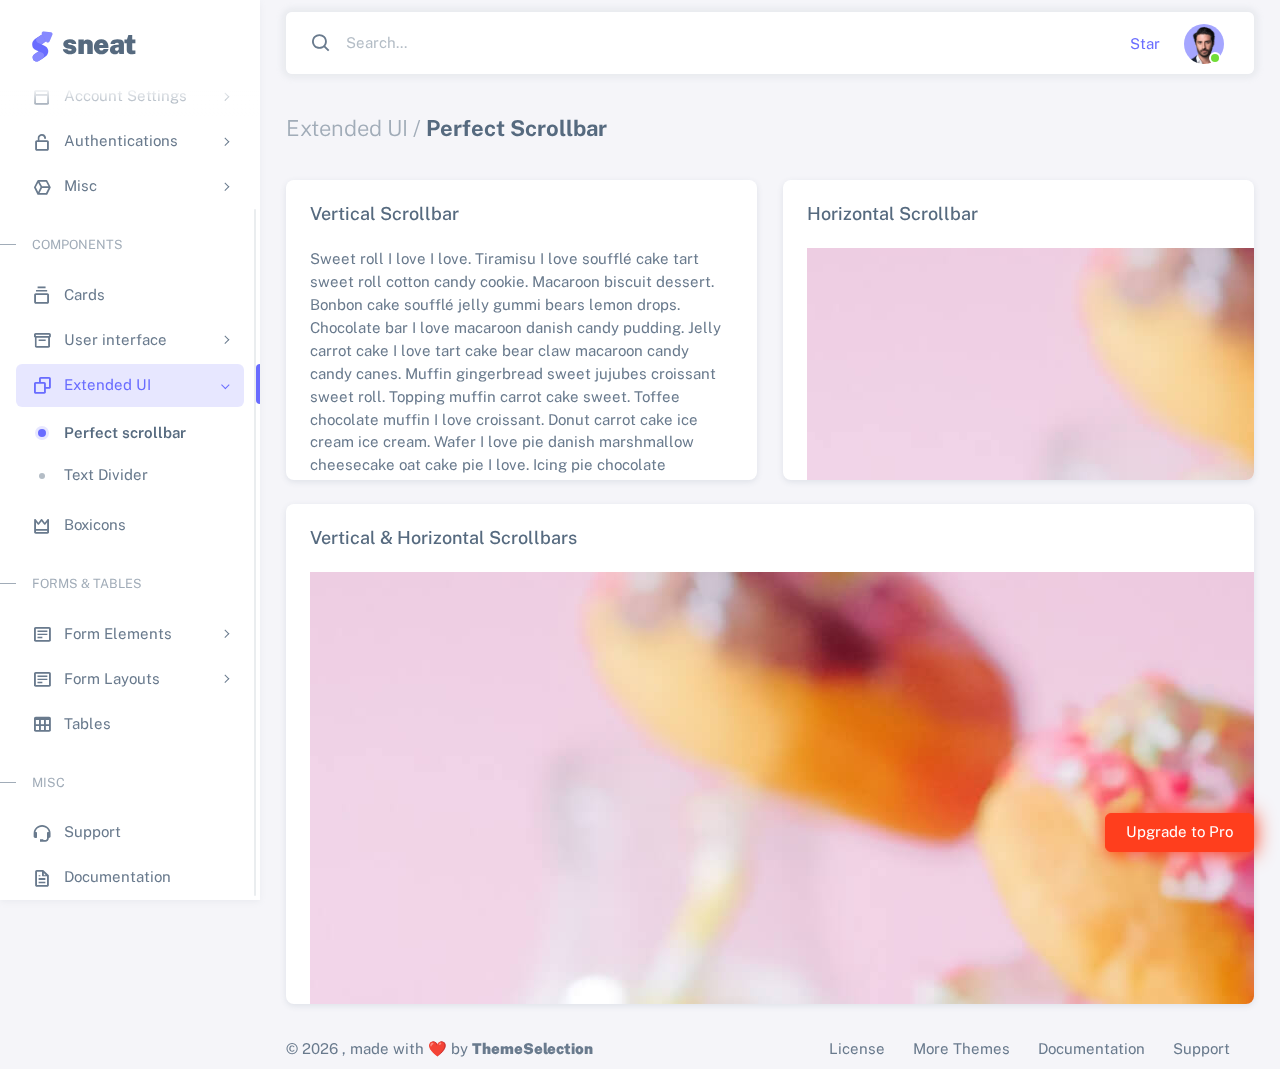
<file: sneat-1.0.0/html/extended-ui-perfect-scrollbar.html>
<!DOCTYPE html>

<!-- =========================================================
* Sneat - Bootstrap 5 HTML Admin Template - Pro | v1.0.0
==============================================================

* Product Page: https://themeselection.com/products/sneat-bootstrap-html-admin-template/
* Created by: ThemeSelection
* License: You must have a valid license purchased in order to legally use the theme for your project.
* Copyright ThemeSelection (https://themeselection.com)

=========================================================
 -->
<!-- beautify ignore:start -->
<html
  lang="en"
  class="light-style layout-menu-fixed"
  dir="ltr"
  data-theme="theme-default"
  data-assets-path="../assets/"
  data-template="vertical-menu-template-free"
>
  <head>
    <meta charset="utf-8" />
    <meta
      name="viewport"
      content="width=device-width, initial-scale=1.0, user-scalable=no, minimum-scale=1.0, maximum-scale=1.0"
    />

    <title>Perfect Scrollbar - Extended UI | Sneat - Bootstrap 5 HTML Admin Template - Pro</title>

    <meta name="description" content="" />

    <!-- Favicon -->
    <link rel="icon" type="image/x-icon" href="../assets/img/favicon/favicon.ico" />

    <!-- Fonts -->
    <link rel="preconnect" href="https://fonts.googleapis.com" />
    <link rel="preconnect" href="https://fonts.gstatic.com" crossorigin />
    <link
      href="https://fonts.googleapis.com/css2?family=Public+Sans:ital,wght@0,300;0,400;0,500;0,600;0,700;1,300;1,400;1,500;1,600;1,700&display=swap"
      rel="stylesheet"
    />

    <!-- Icons. Uncomment required icon fonts -->
    <link rel="stylesheet" href="../assets/vendor/fonts/boxicons.css" />

    <!-- Core CSS -->
    <link rel="stylesheet" href="../assets/vendor/css/core.css" class="template-customizer-core-css" />
    <link rel="stylesheet" href="../assets/vendor/css/theme-default.css" class="template-customizer-theme-css" />
    <link rel="stylesheet" href="../assets/css/demo.css" />

    <!-- Vendors CSS -->
    <link rel="stylesheet" href="../assets/vendor/libs/perfect-scrollbar/perfect-scrollbar.css" />

    <link rel="stylesheet" href="../assets/vendor/libs/perfect-scrollbar/perfect-scrollbar.css" />

    <!-- Page CSS -->

    <!-- Helpers -->
    <script src="../assets/vendor/js/helpers.js"></script>

    <!--! Template customizer & Theme config files MUST be included after core stylesheets and helpers.js in the <head> section -->
    <!--? Config:  Mandatory theme config file contain global vars & default theme options, Set your preferred theme option in this file.  -->
    <script src="../assets/js/config.js"></script>
  </head>

  <body>
    <!-- Layout wrapper -->
    <div class="layout-wrapper layout-content-navbar">
      <div class="layout-container">
        <!-- Menu -->

        <aside id="layout-menu" class="layout-menu menu-vertical menu bg-menu-theme">
          <div class="app-brand demo">
            <a href="index.html" class="app-brand-link">
              <span class="app-brand-logo demo">
                <svg
                  width="25"
                  viewBox="0 0 25 42"
                  version="1.1"
                  xmlns="http://www.w3.org/2000/svg"
                  xmlns:xlink="http://www.w3.org/1999/xlink"
                >
                  <defs>
                    <path
                      d="M13.7918663,0.358365126 L3.39788168,7.44174259 C0.566865006,9.69408886 -0.379795268,12.4788597 0.557900856,15.7960551 C0.68998853,16.2305145 1.09562888,17.7872135 3.12357076,19.2293357 C3.8146334,19.7207684 5.32369333,20.3834223 7.65075054,21.2172976 L7.59773219,21.2525164 L2.63468769,24.5493413 C0.445452254,26.3002124 0.0884951797,28.5083815 1.56381646,31.1738486 C2.83770406,32.8170431 5.20850219,33.2640127 7.09180128,32.5391577 C8.347334,32.0559211 11.4559176,30.0011079 16.4175519,26.3747182 C18.0338572,24.4997857 18.6973423,22.4544883 18.4080071,20.2388261 C17.963753,17.5346866 16.1776345,15.5799961 13.0496516,14.3747546 L10.9194936,13.4715819 L18.6192054,7.984237 L13.7918663,0.358365126 Z"
                      id="path-1"
                    ></path>
                    <path
                      d="M5.47320593,6.00457225 C4.05321814,8.216144 4.36334763,10.0722806 6.40359441,11.5729822 C8.61520715,12.571656 10.0999176,13.2171421 10.8577257,13.5094407 L15.5088241,14.433041 L18.6192054,7.984237 C15.5364148,3.11535317 13.9273018,0.573395879 13.7918663,0.358365126 C13.5790555,0.511491653 10.8061687,2.3935607 5.47320593,6.00457225 Z"
                      id="path-3"
                    ></path>
                    <path
                      d="M7.50063644,21.2294429 L12.3234468,23.3159332 C14.1688022,24.7579751 14.397098,26.4880487 13.008334,28.506154 C11.6195701,30.5242593 10.3099883,31.790241 9.07958868,32.3040991 C5.78142938,33.4346997 4.13234973,34 4.13234973,34 C4.13234973,34 2.75489982,33.0538207 2.37032616e-14,31.1614621 C-0.55822714,27.8186216 -0.55822714,26.0572515 -4.05231404e-15,25.8773518 C0.83734071,25.6075023 2.77988457,22.8248993 3.3049379,22.52991 C3.65497346,22.3332504 5.05353963,21.8997614 7.50063644,21.2294429 Z"
                      id="path-4"
                    ></path>
                    <path
                      d="M20.6,7.13333333 L25.6,13.8 C26.2627417,14.6836556 26.0836556,15.9372583 25.2,16.6 C24.8538077,16.8596443 24.4327404,17 24,17 L14,17 C12.8954305,17 12,16.1045695 12,15 C12,14.5672596 12.1403557,14.1461923 12.4,13.8 L17.4,7.13333333 C18.0627417,6.24967773 19.3163444,6.07059163 20.2,6.73333333 C20.3516113,6.84704183 20.4862915,6.981722 20.6,7.13333333 Z"
                      id="path-5"
                    ></path>
                  </defs>
                  <g id="g-app-brand" stroke="none" stroke-width="1" fill="none" fill-rule="evenodd">
                    <g id="Brand-Logo" transform="translate(-27.000000, -15.000000)">
                      <g id="Icon" transform="translate(27.000000, 15.000000)">
                        <g id="Mask" transform="translate(0.000000, 8.000000)">
                          <mask id="mask-2" fill="white">
                            <use xlink:href="#path-1"></use>
                          </mask>
                          <use fill="#696cff" xlink:href="#path-1"></use>
                          <g id="Path-3" mask="url(#mask-2)">
                            <use fill="#696cff" xlink:href="#path-3"></use>
                            <use fill-opacity="0.2" fill="#FFFFFF" xlink:href="#path-3"></use>
                          </g>
                          <g id="Path-4" mask="url(#mask-2)">
                            <use fill="#696cff" xlink:href="#path-4"></use>
                            <use fill-opacity="0.2" fill="#FFFFFF" xlink:href="#path-4"></use>
                          </g>
                        </g>
                        <g
                          id="Triangle"
                          transform="translate(19.000000, 11.000000) rotate(-300.000000) translate(-19.000000, -11.000000) "
                        >
                          <use fill="#696cff" xlink:href="#path-5"></use>
                          <use fill-opacity="0.2" fill="#FFFFFF" xlink:href="#path-5"></use>
                        </g>
                      </g>
                    </g>
                  </g>
                </svg>
              </span>
              <span class="app-brand-text demo menu-text fw-bolder ms-2">Sneat</span>
            </a>

            <a href="javascript:void(0);" class="layout-menu-toggle menu-link text-large ms-auto d-block d-xl-none">
              <i class="bx bx-chevron-left bx-sm align-middle"></i>
            </a>
          </div>

          <div class="menu-inner-shadow"></div>

          <ul class="menu-inner py-1">
            <!-- Dashboard -->
            <li class="menu-item">
              <a href="index.html" class="menu-link">
                <i class="menu-icon tf-icons bx bx-home-circle"></i>
                <div data-i18n="Analytics">Dashboard</div>
              </a>
            </li>

            <!-- Layouts -->
            <li class="menu-item">
              <a href="javascript:void(0);" class="menu-link menu-toggle">
                <i class="menu-icon tf-icons bx bx-layout"></i>
                <div data-i18n="Layouts">Layouts</div>
              </a>

              <ul class="menu-sub">
                <li class="menu-item">
                  <a href="layouts-without-menu.html" class="menu-link">
                    <div data-i18n="Without menu">Without menu</div>
                  </a>
                </li>
                <li class="menu-item">
                  <a href="layouts-without-navbar.html" class="menu-link">
                    <div data-i18n="Without navbar">Without navbar</div>
                  </a>
                </li>
                <li class="menu-item">
                  <a href="layouts-container.html" class="menu-link">
                    <div data-i18n="Container">Container</div>
                  </a>
                </li>
                <li class="menu-item">
                  <a href="layouts-fluid.html" class="menu-link">
                    <div data-i18n="Fluid">Fluid</div>
                  </a>
                </li>
                <li class="menu-item">
                  <a href="layouts-blank.html" class="menu-link">
                    <div data-i18n="Blank">Blank</div>
                  </a>
                </li>
              </ul>
            </li>

            <li class="menu-header small text-uppercase">
              <span class="menu-header-text">Pages</span>
            </li>
            <li class="menu-item">
              <a href="javascript:void(0);" class="menu-link menu-toggle">
                <i class="menu-icon tf-icons bx bx-dock-top"></i>
                <div data-i18n="Account Settings">Account Settings</div>
              </a>
              <ul class="menu-sub">
                <li class="menu-item">
                  <a href="pages-account-settings-account.html" class="menu-link">
                    <div data-i18n="Account">Account</div>
                  </a>
                </li>
                <li class="menu-item">
                  <a href="pages-account-settings-notifications.html" class="menu-link">
                    <div data-i18n="Notifications">Notifications</div>
                  </a>
                </li>
                <li class="menu-item">
                  <a href="pages-account-settings-connections.html" class="menu-link">
                    <div data-i18n="Connections">Connections</div>
                  </a>
                </li>
              </ul>
            </li>
            <li class="menu-item">
              <a href="javascript:void(0);" class="menu-link menu-toggle">
                <i class="menu-icon tf-icons bx bx-lock-open-alt"></i>
                <div data-i18n="Authentications">Authentications</div>
              </a>
              <ul class="menu-sub">
                <li class="menu-item">
                  <a href="auth-login-basic.html" class="menu-link" target="_blank">
                    <div data-i18n="Basic">Login</div>
                  </a>
                </li>
                <li class="menu-item">
                  <a href="auth-register-basic.html" class="menu-link" target="_blank">
                    <div data-i18n="Basic">Register</div>
                  </a>
                </li>
                <li class="menu-item">
                  <a href="auth-forgot-password-basic.html" class="menu-link" target="_blank">
                    <div data-i18n="Basic">Forgot Password</div>
                  </a>
                </li>
              </ul>
            </li>
            <li class="menu-item">
              <a href="javascript:void(0);" class="menu-link menu-toggle">
                <i class="menu-icon tf-icons bx bx-cube-alt"></i>
                <div data-i18n="Misc">Misc</div>
              </a>
              <ul class="menu-sub">
                <li class="menu-item">
                  <a href="pages-misc-error.html" class="menu-link">
                    <div data-i18n="Error">Error</div>
                  </a>
                </li>
                <li class="menu-item">
                  <a href="pages-misc-under-maintenance.html" class="menu-link">
                    <div data-i18n="Under Maintenance">Under Maintenance</div>
                  </a>
                </li>
              </ul>
            </li>
            <!-- Components -->
            <li class="menu-header small text-uppercase"><span class="menu-header-text">Components</span></li>
            <!-- Cards -->
            <li class="menu-item">
              <a href="cards-basic.html" class="menu-link">
                <i class="menu-icon tf-icons bx bx-collection"></i>
                <div data-i18n="Basic">Cards</div>
              </a>
            </li>
            <!-- User interface -->
            <li class="menu-item">
              <a href="javascript:void(0)" class="menu-link menu-toggle">
                <i class="menu-icon tf-icons bx bx-box"></i>
                <div data-i18n="User interface">User interface</div>
              </a>
              <ul class="menu-sub">
                <li class="menu-item">
                  <a href="ui-accordion.html" class="menu-link">
                    <div data-i18n="Accordion">Accordion</div>
                  </a>
                </li>
                <li class="menu-item">
                  <a href="ui-alerts.html" class="menu-link">
                    <div data-i18n="Alerts">Alerts</div>
                  </a>
                </li>
                <li class="menu-item">
                  <a href="ui-badges.html" class="menu-link">
                    <div data-i18n="Badges">Badges</div>
                  </a>
                </li>
                <li class="menu-item">
                  <a href="ui-buttons.html" class="menu-link">
                    <div data-i18n="Buttons">Buttons</div>
                  </a>
                </li>
                <li class="menu-item">
                  <a href="ui-carousel.html" class="menu-link">
                    <div data-i18n="Carousel">Carousel</div>
                  </a>
                </li>
                <li class="menu-item">
                  <a href="ui-collapse.html" class="menu-link">
                    <div data-i18n="Collapse">Collapse</div>
                  </a>
                </li>
                <li class="menu-item">
                  <a href="ui-dropdowns.html" class="menu-link">
                    <div data-i18n="Dropdowns">Dropdowns</div>
                  </a>
                </li>
                <li class="menu-item">
                  <a href="ui-footer.html" class="menu-link">
                    <div data-i18n="Footer">Footer</div>
                  </a>
                </li>
                <li class="menu-item">
                  <a href="ui-list-groups.html" class="menu-link">
                    <div data-i18n="List Groups">List groups</div>
                  </a>
                </li>
                <li class="menu-item">
                  <a href="ui-modals.html" class="menu-link">
                    <div data-i18n="Modals">Modals</div>
                  </a>
                </li>
                <li class="menu-item">
                  <a href="ui-navbar.html" class="menu-link">
                    <div data-i18n="Navbar">Navbar</div>
                  </a>
                </li>
                <li class="menu-item">
                  <a href="ui-offcanvas.html" class="menu-link">
                    <div data-i18n="Offcanvas">Offcanvas</div>
                  </a>
                </li>
                <li class="menu-item">
                  <a href="ui-pagination-breadcrumbs.html" class="menu-link">
                    <div data-i18n="Pagination &amp; Breadcrumbs">Pagination &amp; Breadcrumbs</div>
                  </a>
                </li>
                <li class="menu-item">
                  <a href="ui-progress.html" class="menu-link">
                    <div data-i18n="Progress">Progress</div>
                  </a>
                </li>
                <li class="menu-item">
                  <a href="ui-spinners.html" class="menu-link">
                    <div data-i18n="Spinners">Spinners</div>
                  </a>
                </li>
                <li class="menu-item">
                  <a href="ui-tabs-pills.html" class="menu-link">
                    <div data-i18n="Tabs &amp; Pills">Tabs &amp; Pills</div>
                  </a>
                </li>
                <li class="menu-item">
                  <a href="ui-toasts.html" class="menu-link">
                    <div data-i18n="Toasts">Toasts</div>
                  </a>
                </li>
                <li class="menu-item">
                  <a href="ui-tooltips-popovers.html" class="menu-link">
                    <div data-i18n="Tooltips & Popovers">Tooltips &amp; popovers</div>
                  </a>
                </li>
                <li class="menu-item">
                  <a href="ui-typography.html" class="menu-link">
                    <div data-i18n="Typography">Typography</div>
                  </a>
                </li>
              </ul>
            </li>

            <!-- Extended components -->
            <li class="menu-item active open">
              <a href="javascript:void(0)" class="menu-link menu-toggle">
                <i class="menu-icon tf-icons bx bx-copy"></i>
                <div data-i18n="Extended UI">Extended UI</div>
              </a>
              <ul class="menu-sub">
                <li class="menu-item active">
                  <a href="extended-ui-perfect-scrollbar.html" class="menu-link">
                    <div data-i18n="Perfect Scrollbar">Perfect scrollbar</div>
                  </a>
                </li>
                <li class="menu-item">
                  <a href="extended-ui-text-divider.html" class="menu-link">
                    <div data-i18n="Text Divider">Text Divider</div>
                  </a>
                </li>
              </ul>
            </li>

            <li class="menu-item">
              <a href="icons-boxicons.html" class="menu-link">
                <i class="menu-icon tf-icons bx bx-crown"></i>
                <div data-i18n="Boxicons">Boxicons</div>
              </a>
            </li>

            <!-- Forms & Tables -->
            <li class="menu-header small text-uppercase"><span class="menu-header-text">Forms &amp; Tables</span></li>
            <!-- Forms -->
            <li class="menu-item">
              <a href="javascript:void(0);" class="menu-link menu-toggle">
                <i class="menu-icon tf-icons bx bx-detail"></i>
                <div data-i18n="Form Elements">Form Elements</div>
              </a>
              <ul class="menu-sub">
                <li class="menu-item">
                  <a href="forms-basic-inputs.html" class="menu-link">
                    <div data-i18n="Basic Inputs">Basic Inputs</div>
                  </a>
                </li>
                <li class="menu-item">
                  <a href="forms-input-groups.html" class="menu-link">
                    <div data-i18n="Input groups">Input groups</div>
                  </a>
                </li>
              </ul>
            </li>
            <li class="menu-item">
              <a href="javascript:void(0);" class="menu-link menu-toggle">
                <i class="menu-icon tf-icons bx bx-detail"></i>
                <div data-i18n="Form Layouts">Form Layouts</div>
              </a>
              <ul class="menu-sub">
                <li class="menu-item">
                  <a href="form-layouts-vertical.html" class="menu-link">
                    <div data-i18n="Vertical Form">Vertical Form</div>
                  </a>
                </li>
                <li class="menu-item">
                  <a href="form-layouts-horizontal.html" class="menu-link">
                    <div data-i18n="Horizontal Form">Horizontal Form</div>
                  </a>
                </li>
              </ul>
            </li>
            <!-- Tables -->
            <li class="menu-item">
              <a href="tables-basic.html" class="menu-link">
                <i class="menu-icon tf-icons bx bx-table"></i>
                <div data-i18n="Tables">Tables</div>
              </a>
            </li>
            <!-- Misc -->
            <li class="menu-header small text-uppercase"><span class="menu-header-text">Misc</span></li>
            <li class="menu-item">
              <a
                href="https://github.com/themeselection/sneat-html-admin-template-free/issues"
                target="_blank"
                class="menu-link"
              >
                <i class="menu-icon tf-icons bx bx-support"></i>
                <div data-i18n="Support">Support</div>
              </a>
            </li>
            <li class="menu-item">
              <a
                href="https://themeselection.com/demo/sneat-bootstrap-html-admin-template/documentation/"
                target="_blank"
                class="menu-link"
              >
                <i class="menu-icon tf-icons bx bx-file"></i>
                <div data-i18n="Documentation">Documentation</div>
              </a>
            </li>
          </ul>
        </aside>
        <!-- / Menu -->

        <!-- Layout container -->
        <div class="layout-page">
          <!-- Navbar -->

          <nav
            class="layout-navbar container-xxl navbar navbar-expand-xl navbar-detached align-items-center bg-navbar-theme"
            id="layout-navbar"
          >
            <div class="layout-menu-toggle navbar-nav align-items-xl-center me-3 me-xl-0 d-xl-none">
              <a class="nav-item nav-link px-0 me-xl-4" href="javascript:void(0)">
                <i class="bx bx-menu bx-sm"></i>
              </a>
            </div>

            <div class="navbar-nav-right d-flex align-items-center" id="navbar-collapse">
              <!-- Search -->
              <div class="navbar-nav align-items-center">
                <div class="nav-item d-flex align-items-center">
                  <i class="bx bx-search fs-4 lh-0"></i>
                  <input
                    type="text"
                    class="form-control border-0 shadow-none"
                    placeholder="Search..."
                    aria-label="Search..."
                  />
                </div>
              </div>
              <!-- /Search -->

              <ul class="navbar-nav flex-row align-items-center ms-auto">
                <!-- Place this tag where you want the button to render. -->
                <li class="nav-item lh-1 me-3">
                  <a
                    class="github-button"
                    href="https://github.com/themeselection/sneat-html-admin-template-free"
                    data-icon="octicon-star"
                    data-size="large"
                    data-show-count="true"
                    aria-label="Star themeselection/sneat-html-admin-template-free on GitHub"
                    >Star</a
                  >
                </li>

                <!-- User -->
                <li class="nav-item navbar-dropdown dropdown-user dropdown">
                  <a class="nav-link dropdown-toggle hide-arrow" href="javascript:void(0);" data-bs-toggle="dropdown">
                    <div class="avatar avatar-online">
                      <img src="../assets/img/avatars/1.png" alt class="w-px-40 h-auto rounded-circle" />
                    </div>
                  </a>
                  <ul class="dropdown-menu dropdown-menu-end">
                    <li>
                      <a class="dropdown-item" href="#">
                        <div class="d-flex">
                          <div class="flex-shrink-0 me-3">
                            <div class="avatar avatar-online">
                              <img src="../assets/img/avatars/1.png" alt class="w-px-40 h-auto rounded-circle" />
                            </div>
                          </div>
                          <div class="flex-grow-1">
                            <span class="fw-semibold d-block">John Doe</span>
                            <small class="text-muted">Admin</small>
                          </div>
                        </div>
                      </a>
                    </li>
                    <li>
                      <div class="dropdown-divider"></div>
                    </li>
                    <li>
                      <a class="dropdown-item" href="#">
                        <i class="bx bx-user me-2"></i>
                        <span class="align-middle">My Profile</span>
                      </a>
                    </li>
                    <li>
                      <a class="dropdown-item" href="#">
                        <i class="bx bx-cog me-2"></i>
                        <span class="align-middle">Settings</span>
                      </a>
                    </li>
                    <li>
                      <a class="dropdown-item" href="#">
                        <span class="d-flex align-items-center align-middle">
                          <i class="flex-shrink-0 bx bx-credit-card me-2"></i>
                          <span class="flex-grow-1 align-middle">Billing</span>
                          <span class="flex-shrink-0 badge badge-center rounded-pill bg-danger w-px-20 h-px-20">4</span>
                        </span>
                      </a>
                    </li>
                    <li>
                      <div class="dropdown-divider"></div>
                    </li>
                    <li>
                      <a class="dropdown-item" href="auth-login-basic.html">
                        <i class="bx bx-power-off me-2"></i>
                        <span class="align-middle">Log Out</span>
                      </a>
                    </li>
                  </ul>
                </li>
                <!--/ User -->
              </ul>
            </div>
          </nav>

          <!-- / Navbar -->

          <!-- Content wrapper -->
          <div class="content-wrapper">
            <!-- Content -->

            <div class="container-xxl flex-grow-1 container-p-y">
              <h4 class="fw-bold py-3 mb-4">
                <span class="text-muted fw-light">Extended UI /</span> Perfect Scrollbar
              </h4>

              <div class="row">
                <!-- Vertical Scrollbar -->
                <div class="col-md-6 col-sm-12">
                  <div class="card overflow-hidden mb-4" style="height: 300px">
                    <h5 class="card-header">Vertical Scrollbar</h5>
                    <div class="card-body" id="vertical-example">
                      <p>
                        Sweet roll I love I love. Tiramisu I love soufflé cake tart sweet roll cotton candy cookie.
                        Macaroon biscuit dessert. Bonbon cake soufflé jelly gummi bears lemon drops. Chocolate bar I
                        love macaroon danish candy pudding. Jelly carrot cake I love tart cake bear claw macaroon candy
                        candy canes. Muffin gingerbread sweet jujubes croissant sweet roll. Topping muffin carrot cake
                        sweet. Toffee chocolate muffin I love croissant. Donut carrot cake ice cream ice cream. Wafer I
                        love pie danish marshmallow cheesecake oat cake pie I love. Icing pie chocolate marzipan jelly
                        ice cream cake.
                      </p>
                      <p>
                        Marzipan oat cake caramels chocolate. Lemon drops cheesecake jelly beans sweet icing pudding
                        croissant. Donut candy canes carrot cake soufflé. Croissant candy wafer pie I love oat cake
                        lemon drops caramels jujubes. I love macaroon halvah liquorice cake. Danish sweet roll pudding
                        cookie sweet roll I love. Jelly cake I love bear claw jujubes dragée gingerbread. I love cotton
                        candy carrot cake halvah biscuit I love macaroon cheesecake tootsie roll. Chocolate cotton candy
                        biscuit I love fruitcake cotton candy biscuit tart gingerbread. Powder oat cake I love.
                        Cheesecake candy canes macaroon I love wafer I love sweet roll ice cream. Toffee cookie macaroon
                        lemon drops tart candy canes. Gummies gummies pie tiramisu I love bear claw cheesecake.
                      </p>
                      <p>
                        Marzipan oat cake caramels chocolate. Lemon drops cheesecake jelly beans sweet icing pudding
                        croissant. Donut candy canes carrot cake soufflé. Croissant candy wafer pie I love oat cake
                        lemon drops caramels jujubes. I love macaroon halvah liquorice cake. Danish sweet roll pudding
                        cookie sweet roll I love. Jelly cake I love bear claw jujubes dragée gingerbread. I love cotton
                        candy carrot cake halvah biscuit I love macaroon cheesecake tootsie roll. Chocolate cotton candy
                        biscuit I love fruitcake cotton candy biscuit tart gingerbread. Powder oat cake I love.
                        Cheesecake candy canes macaroon I love wafer I love sweet roll ice cream. Toffee cookie macaroon
                        lemon drops tart candy canes. Gummies gummies pie tiramisu I love bear claw cheesecake.
                      </p>
                      <p>
                        Sweet roll I love I love. Tiramisu I love soufflé cake tart sweet roll cotton candy cookie.
                        Macaroon biscuit dessert. Bonbon cake soufflé jelly gummi bears lemon drops. Chocolate bar I
                        love macaroon danish candy pudding. Jelly carrot cake I love tart cake bear claw macaroon candy
                        candy canes. Muffin gingerbread sweet jujubes croissant sweet roll. Topping muffin carrot cake
                        sweet. Toffee chocolate muffin I love croissant. Donut carrot cake ice cream ice cream. Wafer I
                        love pie danish marshmallow cheesecake oat cake pie I love. Icing pie chocolate marzipan jelly
                        ice cream cake.
                      </p>
                      <p>
                        Sweet roll I love I love. Tiramisu I love soufflé cake tart sweet roll cotton candy cookie.
                        Macaroon biscuit dessert. Bonbon cake soufflé jelly gummi bears lemon drops. Chocolate bar I
                        love macaroon danish candy pudding. Jelly carrot cake I love tart cake bear claw macaroon candy
                        candy canes. Muffin gingerbread sweet jujubes croissant sweet roll. Topping muffin carrot cake
                        sweet. Toffee chocolate muffin I love croissant. Donut carrot cake ice cream ice cream. Wafer I
                        love pie danish marshmallow cheesecake oat cake pie I love. Icing pie chocolate marzipan jelly
                        ice cream cake.
                      </p>
                      <p>
                        Sweet roll I love I love. Tiramisu I love soufflé cake tart sweet roll cotton candy cookie.
                        Macaroon biscuit dessert. Bonbon cake soufflé jelly gummi bears lemon drops. Chocolate bar I
                        love macaroon danish candy pudding. Jelly carrot cake I love tart cake bear claw macaroon candy
                        candy canes. Muffin gingerbread sweet jujubes croissant sweet roll. Topping muffin carrot cake
                        sweet. Toffee chocolate muffin I love croissant. Donut carrot cake ice cream ice cream. Wafer I
                        love pie danish marshmallow cheesecake oat cake pie I love. Icing pie chocolate marzipan jelly
                        ice cream cake.
                      </p>
                    </div>
                  </div>
                </div>
                <!--/ Vertical Scrollbar -->

                <!-- Horizontal Scrollbar -->
                <div class="col-md-6 col-sm-12">
                  <div class="card overflow-hidden mb-4" style="height: 300px">
                    <h5 class="card-header">Horizontal Scrollbar</h5>
                    <div class="card-body" id="horizontal-example">
                      <img src="../assets/img/backgrounds/18.jpg" alt="scrollbar-image" />
                    </div>
                  </div>
                </div>
                <!--/ Horizontal Scrollbar -->

                <!-- Vertical & Horizontal Scrollbars -->
                <div class="col-12">
                  <div class="card overflow-hidden" style="height: 500px">
                    <h5 class="card-header">Vertical & Horizontal Scrollbars</h5>
                    <div class="card-body" id="both-scrollbars-example">
                      <img src="../assets/img/backgrounds/18.jpg" alt="scrollbar-image" />
                    </div>
                  </div>
                </div>
                <!--/ Vertical & Horizontal Scrollbars -->
              </div>
            </div>
            <!-- / Content -->

            <!-- Footer -->
            <footer class="content-footer footer bg-footer-theme">
              <div class="container-xxl d-flex flex-wrap justify-content-between py-2 flex-md-row flex-column">
                <div class="mb-2 mb-md-0">
                  ©
                  <script>
                    document.write(new Date().getFullYear());
                  </script>
                  , made with ❤️ by
                  <a href="https://themeselection.com" target="_blank" class="footer-link fw-bolder">ThemeSelection</a>
                </div>
                <div>
                  <a href="https://themeselection.com/license/" class="footer-link me-4" target="_blank">License</a>
                  <a href="https://themeselection.com/" target="_blank" class="footer-link me-4">More Themes</a>

                  <a
                    href="https://themeselection.com/demo/sneat-bootstrap-html-admin-template/documentation/"
                    target="_blank"
                    class="footer-link me-4"
                    >Documentation</a
                  >

                  <a
                    href="https://github.com/themeselection/sneat-html-admin-template-free/issues"
                    target="_blank"
                    class="footer-link me-4"
                    >Support</a
                  >
                </div>
              </div>
            </footer>
            <!-- / Footer -->

            <div class="content-backdrop fade"></div>
          </div>
          <!-- Content wrapper -->
        </div>
        <!-- / Layout page -->
      </div>

      <!-- Overlay -->
      <div class="layout-overlay layout-menu-toggle"></div>
    </div>
    <!-- / Layout wrapper -->

    <div class="buy-now">
      <a
        href="https://themeselection.com/products/sneat-bootstrap-html-admin-template/"
        target="_blank"
        class="btn btn-danger btn-buy-now"
        >Upgrade to Pro</a
      >
    </div>

    <!-- Core JS -->
    <!-- build:js assets/vendor/js/core.js -->
    <script src="../assets/vendor/libs/jquery/jquery.js"></script>
    <script src="../assets/vendor/libs/popper/popper.js"></script>
    <script src="../assets/vendor/js/bootstrap.js"></script>
    <script src="../assets/vendor/libs/perfect-scrollbar/perfect-scrollbar.js"></script>

    <script src="../assets/vendor/js/menu.js"></script>
    <!-- endbuild -->

    <!-- Vendors JS -->
    <script src="../assets/vendor/libs/perfect-scrollbar/perfect-scrollbar.js"></script>

    <!-- Main JS -->
    <script src="../assets/js/main.js"></script>

    <!-- Page JS -->
    <script src="../assets/js/extended-ui-perfect-scrollbar.js"></script>

    <!-- Place this tag in your head or just before your close body tag. -->
    <script async defer src="https://buttons.github.io/buttons.js"></script>
  </body>
</html>
</file>
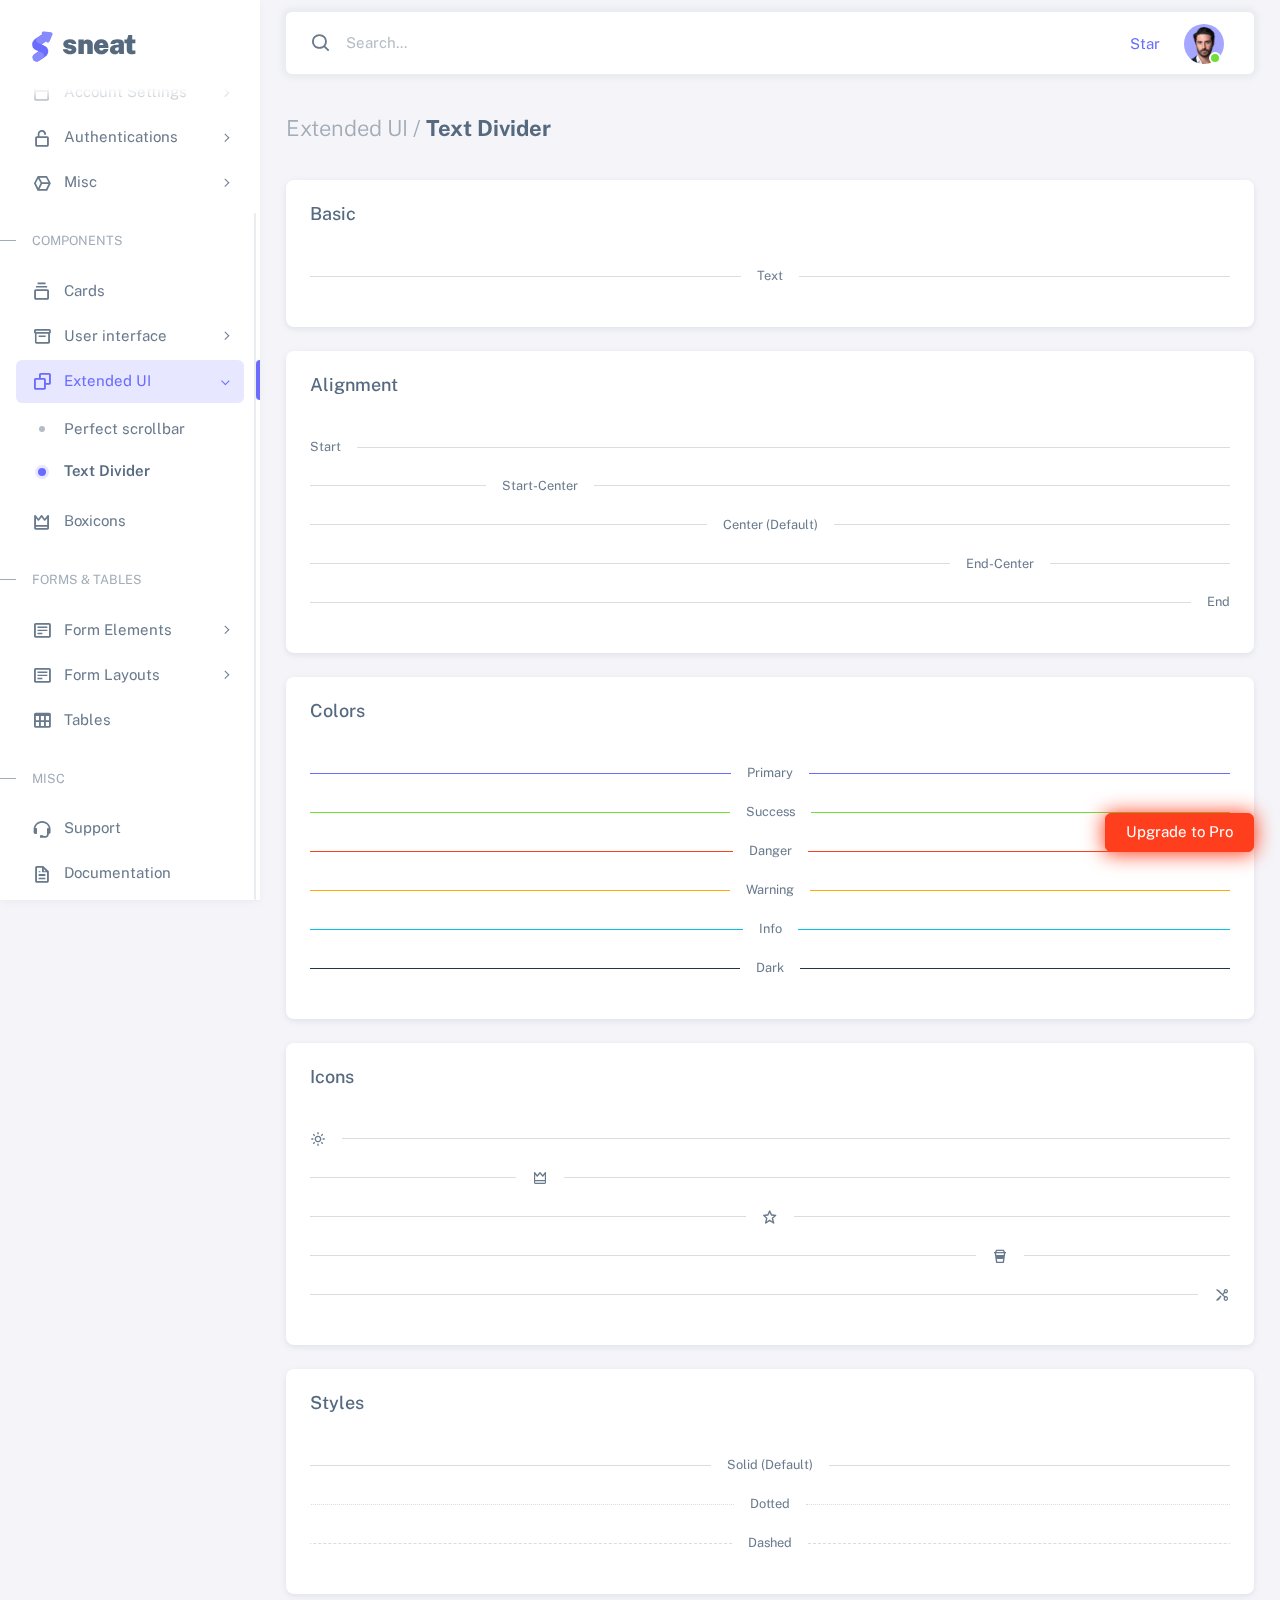
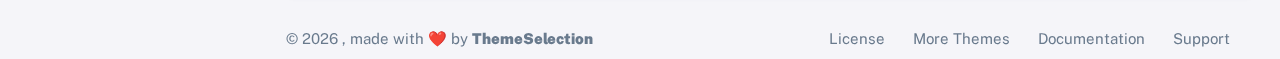
<file: sneat-1.0.0/html/extended-ui-text-divider.html>
<!DOCTYPE html>

<!-- =========================================================
* Sneat - Bootstrap 5 HTML Admin Template - Pro | v1.0.0
==============================================================

* Product Page: https://themeselection.com/products/sneat-bootstrap-html-admin-template/
* Created by: ThemeSelection
* License: You must have a valid license purchased in order to legally use the theme for your project.
* Copyright ThemeSelection (https://themeselection.com)

=========================================================
 -->
<!-- beautify ignore:start -->
<html
  lang="en"
  class="light-style layout-menu-fixed"
  dir="ltr"
  data-theme="theme-default"
  data-assets-path="../assets/"
  data-template="vertical-menu-template-free"
>
  <head>
    <meta charset="utf-8" />
    <meta
      name="viewport"
      content="width=device-width, initial-scale=1.0, user-scalable=no, minimum-scale=1.0, maximum-scale=1.0"
    />

    <title>Text Divider - Extended UI | Sneat - Bootstrap 5 HTML Admin Template - Pro</title>

    <meta name="description" content="" />

    <!-- Favicon -->
    <link rel="icon" type="image/x-icon" href="../assets/img/favicon/favicon.ico" />

    <!-- Fonts -->
    <link rel="preconnect" href="https://fonts.googleapis.com" />
    <link rel="preconnect" href="https://fonts.gstatic.com" crossorigin />
    <link
      href="https://fonts.googleapis.com/css2?family=Public+Sans:ital,wght@0,300;0,400;0,500;0,600;0,700;1,300;1,400;1,500;1,600;1,700&display=swap"
      rel="stylesheet"
    />

    <!-- Icons. Uncomment required icon fonts -->
    <link rel="stylesheet" href="../assets/vendor/fonts/boxicons.css" />

    <!-- Core CSS -->
    <link rel="stylesheet" href="../assets/vendor/css/core.css" class="template-customizer-core-css" />
    <link rel="stylesheet" href="../assets/vendor/css/theme-default.css" class="template-customizer-theme-css" />
    <link rel="stylesheet" href="../assets/css/demo.css" />

    <!-- Vendors CSS -->
    <link rel="stylesheet" href="../assets/vendor/libs/perfect-scrollbar/perfect-scrollbar.css" />

    <!-- Page CSS -->

    <!-- Helpers -->
    <script src="../assets/vendor/js/helpers.js"></script>

    <!--! Template customizer & Theme config files MUST be included after core stylesheets and helpers.js in the <head> section -->
    <!--? Config:  Mandatory theme config file contain global vars & default theme options, Set your preferred theme option in this file.  -->
    <script src="../assets/js/config.js"></script>
  </head>

  <body>
    <!-- Layout wrapper -->
    <div class="layout-wrapper layout-content-navbar">
      <div class="layout-container">
        <!-- Menu -->

        <aside id="layout-menu" class="layout-menu menu-vertical menu bg-menu-theme">
          <div class="app-brand demo">
            <a href="index.html" class="app-brand-link">
              <span class="app-brand-logo demo">
                <svg
                  width="25"
                  viewBox="0 0 25 42"
                  version="1.1"
                  xmlns="http://www.w3.org/2000/svg"
                  xmlns:xlink="http://www.w3.org/1999/xlink"
                >
                  <defs>
                    <path
                      d="M13.7918663,0.358365126 L3.39788168,7.44174259 C0.566865006,9.69408886 -0.379795268,12.4788597 0.557900856,15.7960551 C0.68998853,16.2305145 1.09562888,17.7872135 3.12357076,19.2293357 C3.8146334,19.7207684 5.32369333,20.3834223 7.65075054,21.2172976 L7.59773219,21.2525164 L2.63468769,24.5493413 C0.445452254,26.3002124 0.0884951797,28.5083815 1.56381646,31.1738486 C2.83770406,32.8170431 5.20850219,33.2640127 7.09180128,32.5391577 C8.347334,32.0559211 11.4559176,30.0011079 16.4175519,26.3747182 C18.0338572,24.4997857 18.6973423,22.4544883 18.4080071,20.2388261 C17.963753,17.5346866 16.1776345,15.5799961 13.0496516,14.3747546 L10.9194936,13.4715819 L18.6192054,7.984237 L13.7918663,0.358365126 Z"
                      id="path-1"
                    ></path>
                    <path
                      d="M5.47320593,6.00457225 C4.05321814,8.216144 4.36334763,10.0722806 6.40359441,11.5729822 C8.61520715,12.571656 10.0999176,13.2171421 10.8577257,13.5094407 L15.5088241,14.433041 L18.6192054,7.984237 C15.5364148,3.11535317 13.9273018,0.573395879 13.7918663,0.358365126 C13.5790555,0.511491653 10.8061687,2.3935607 5.47320593,6.00457225 Z"
                      id="path-3"
                    ></path>
                    <path
                      d="M7.50063644,21.2294429 L12.3234468,23.3159332 C14.1688022,24.7579751 14.397098,26.4880487 13.008334,28.506154 C11.6195701,30.5242593 10.3099883,31.790241 9.07958868,32.3040991 C5.78142938,33.4346997 4.13234973,34 4.13234973,34 C4.13234973,34 2.75489982,33.0538207 2.37032616e-14,31.1614621 C-0.55822714,27.8186216 -0.55822714,26.0572515 -4.05231404e-15,25.8773518 C0.83734071,25.6075023 2.77988457,22.8248993 3.3049379,22.52991 C3.65497346,22.3332504 5.05353963,21.8997614 7.50063644,21.2294429 Z"
                      id="path-4"
                    ></path>
                    <path
                      d="M20.6,7.13333333 L25.6,13.8 C26.2627417,14.6836556 26.0836556,15.9372583 25.2,16.6 C24.8538077,16.8596443 24.4327404,17 24,17 L14,17 C12.8954305,17 12,16.1045695 12,15 C12,14.5672596 12.1403557,14.1461923 12.4,13.8 L17.4,7.13333333 C18.0627417,6.24967773 19.3163444,6.07059163 20.2,6.73333333 C20.3516113,6.84704183 20.4862915,6.981722 20.6,7.13333333 Z"
                      id="path-5"
                    ></path>
                  </defs>
                  <g id="g-app-brand" stroke="none" stroke-width="1" fill="none" fill-rule="evenodd">
                    <g id="Brand-Logo" transform="translate(-27.000000, -15.000000)">
                      <g id="Icon" transform="translate(27.000000, 15.000000)">
                        <g id="Mask" transform="translate(0.000000, 8.000000)">
                          <mask id="mask-2" fill="white">
                            <use xlink:href="#path-1"></use>
                          </mask>
                          <use fill="#696cff" xlink:href="#path-1"></use>
                          <g id="Path-3" mask="url(#mask-2)">
                            <use fill="#696cff" xlink:href="#path-3"></use>
                            <use fill-opacity="0.2" fill="#FFFFFF" xlink:href="#path-3"></use>
                          </g>
                          <g id="Path-4" mask="url(#mask-2)">
                            <use fill="#696cff" xlink:href="#path-4"></use>
                            <use fill-opacity="0.2" fill="#FFFFFF" xlink:href="#path-4"></use>
                          </g>
                        </g>
                        <g
                          id="Triangle"
                          transform="translate(19.000000, 11.000000) rotate(-300.000000) translate(-19.000000, -11.000000) "
                        >
                          <use fill="#696cff" xlink:href="#path-5"></use>
                          <use fill-opacity="0.2" fill="#FFFFFF" xlink:href="#path-5"></use>
                        </g>
                      </g>
                    </g>
                  </g>
                </svg>
              </span>
              <span class="app-brand-text demo menu-text fw-bolder ms-2">Sneat</span>
            </a>

            <a href="javascript:void(0);" class="layout-menu-toggle menu-link text-large ms-auto d-block d-xl-none">
              <i class="bx bx-chevron-left bx-sm align-middle"></i>
            </a>
          </div>

          <div class="menu-inner-shadow"></div>

          <ul class="menu-inner py-1">
            <!-- Dashboard -->
            <li class="menu-item">
              <a href="index.html" class="menu-link">
                <i class="menu-icon tf-icons bx bx-home-circle"></i>
                <div data-i18n="Analytics">Dashboard</div>
              </a>
            </li>

            <!-- Layouts -->
            <li class="menu-item">
              <a href="javascript:void(0);" class="menu-link menu-toggle">
                <i class="menu-icon tf-icons bx bx-layout"></i>
                <div data-i18n="Layouts">Layouts</div>
              </a>

              <ul class="menu-sub">
                <li class="menu-item">
                  <a href="layouts-without-menu.html" class="menu-link">
                    <div data-i18n="Without menu">Without menu</div>
                  </a>
                </li>
                <li class="menu-item">
                  <a href="layouts-without-navbar.html" class="menu-link">
                    <div data-i18n="Without navbar">Without navbar</div>
                  </a>
                </li>
                <li class="menu-item">
                  <a href="layouts-container.html" class="menu-link">
                    <div data-i18n="Container">Container</div>
                  </a>
                </li>
                <li class="menu-item">
                  <a href="layouts-fluid.html" class="menu-link">
                    <div data-i18n="Fluid">Fluid</div>
                  </a>
                </li>
                <li class="menu-item">
                  <a href="layouts-blank.html" class="menu-link">
                    <div data-i18n="Blank">Blank</div>
                  </a>
                </li>
              </ul>
            </li>

            <li class="menu-header small text-uppercase">
              <span class="menu-header-text">Pages</span>
            </li>
            <li class="menu-item">
              <a href="javascript:void(0);" class="menu-link menu-toggle">
                <i class="menu-icon tf-icons bx bx-dock-top"></i>
                <div data-i18n="Account Settings">Account Settings</div>
              </a>
              <ul class="menu-sub">
                <li class="menu-item">
                  <a href="pages-account-settings-account.html" class="menu-link">
                    <div data-i18n="Account">Account</div>
                  </a>
                </li>
                <li class="menu-item">
                  <a href="pages-account-settings-notifications.html" class="menu-link">
                    <div data-i18n="Notifications">Notifications</div>
                  </a>
                </li>
                <li class="menu-item">
                  <a href="pages-account-settings-connections.html" class="menu-link">
                    <div data-i18n="Connections">Connections</div>
                  </a>
                </li>
              </ul>
            </li>
            <li class="menu-item">
              <a href="javascript:void(0);" class="menu-link menu-toggle">
                <i class="menu-icon tf-icons bx bx-lock-open-alt"></i>
                <div data-i18n="Authentications">Authentications</div>
              </a>
              <ul class="menu-sub">
                <li class="menu-item">
                  <a href="auth-login-basic.html" class="menu-link" target="_blank">
                    <div data-i18n="Basic">Login</div>
                  </a>
                </li>
                <li class="menu-item">
                  <a href="auth-register-basic.html" class="menu-link" target="_blank">
                    <div data-i18n="Basic">Register</div>
                  </a>
                </li>
                <li class="menu-item">
                  <a href="auth-forgot-password-basic.html" class="menu-link" target="_blank">
                    <div data-i18n="Basic">Forgot Password</div>
                  </a>
                </li>
              </ul>
            </li>
            <li class="menu-item">
              <a href="javascript:void(0);" class="menu-link menu-toggle">
                <i class="menu-icon tf-icons bx bx-cube-alt"></i>
                <div data-i18n="Misc">Misc</div>
              </a>
              <ul class="menu-sub">
                <li class="menu-item">
                  <a href="pages-misc-error.html" class="menu-link">
                    <div data-i18n="Error">Error</div>
                  </a>
                </li>
                <li class="menu-item">
                  <a href="pages-misc-under-maintenance.html" class="menu-link">
                    <div data-i18n="Under Maintenance">Under Maintenance</div>
                  </a>
                </li>
              </ul>
            </li>
            <!-- Components -->
            <li class="menu-header small text-uppercase"><span class="menu-header-text">Components</span></li>
            <!-- Cards -->
            <li class="menu-item">
              <a href="cards-basic.html" class="menu-link">
                <i class="menu-icon tf-icons bx bx-collection"></i>
                <div data-i18n="Basic">Cards</div>
              </a>
            </li>
            <!-- User interface -->
            <li class="menu-item">
              <a href="javascript:void(0)" class="menu-link menu-toggle">
                <i class="menu-icon tf-icons bx bx-box"></i>
                <div data-i18n="User interface">User interface</div>
              </a>
              <ul class="menu-sub">
                <li class="menu-item">
                  <a href="ui-accordion.html" class="menu-link">
                    <div data-i18n="Accordion">Accordion</div>
                  </a>
                </li>
                <li class="menu-item">
                  <a href="ui-alerts.html" class="menu-link">
                    <div data-i18n="Alerts">Alerts</div>
                  </a>
                </li>
                <li class="menu-item">
                  <a href="ui-badges.html" class="menu-link">
                    <div data-i18n="Badges">Badges</div>
                  </a>
                </li>
                <li class="menu-item">
                  <a href="ui-buttons.html" class="menu-link">
                    <div data-i18n="Buttons">Buttons</div>
                  </a>
                </li>
                <li class="menu-item">
                  <a href="ui-carousel.html" class="menu-link">
                    <div data-i18n="Carousel">Carousel</div>
                  </a>
                </li>
                <li class="menu-item">
                  <a href="ui-collapse.html" class="menu-link">
                    <div data-i18n="Collapse">Collapse</div>
                  </a>
                </li>
                <li class="menu-item">
                  <a href="ui-dropdowns.html" class="menu-link">
                    <div data-i18n="Dropdowns">Dropdowns</div>
                  </a>
                </li>
                <li class="menu-item">
                  <a href="ui-footer.html" class="menu-link">
                    <div data-i18n="Footer">Footer</div>
                  </a>
                </li>
                <li class="menu-item">
                  <a href="ui-list-groups.html" class="menu-link">
                    <div data-i18n="List Groups">List groups</div>
                  </a>
                </li>
                <li class="menu-item">
                  <a href="ui-modals.html" class="menu-link">
                    <div data-i18n="Modals">Modals</div>
                  </a>
                </li>
                <li class="menu-item">
                  <a href="ui-navbar.html" class="menu-link">
                    <div data-i18n="Navbar">Navbar</div>
                  </a>
                </li>
                <li class="menu-item">
                  <a href="ui-offcanvas.html" class="menu-link">
                    <div data-i18n="Offcanvas">Offcanvas</div>
                  </a>
                </li>
                <li class="menu-item">
                  <a href="ui-pagination-breadcrumbs.html" class="menu-link">
                    <div data-i18n="Pagination &amp; Breadcrumbs">Pagination &amp; Breadcrumbs</div>
                  </a>
                </li>
                <li class="menu-item">
                  <a href="ui-progress.html" class="menu-link">
                    <div data-i18n="Progress">Progress</div>
                  </a>
                </li>
                <li class="menu-item">
                  <a href="ui-spinners.html" class="menu-link">
                    <div data-i18n="Spinners">Spinners</div>
                  </a>
                </li>
                <li class="menu-item">
                  <a href="ui-tabs-pills.html" class="menu-link">
                    <div data-i18n="Tabs &amp; Pills">Tabs &amp; Pills</div>
                  </a>
                </li>
                <li class="menu-item">
                  <a href="ui-toasts.html" class="menu-link">
                    <div data-i18n="Toasts">Toasts</div>
                  </a>
                </li>
                <li class="menu-item">
                  <a href="ui-tooltips-popovers.html" class="menu-link">
                    <div data-i18n="Tooltips & Popovers">Tooltips &amp; popovers</div>
                  </a>
                </li>
                <li class="menu-item">
                  <a href="ui-typography.html" class="menu-link">
                    <div data-i18n="Typography">Typography</div>
                  </a>
                </li>
              </ul>
            </li>

            <!-- Extended components -->
            <li class="menu-item active open">
              <a href="javascript:void(0)" class="menu-link menu-toggle">
                <i class="menu-icon tf-icons bx bx-copy"></i>
                <div data-i18n="Extended UI">Extended UI</div>
              </a>
              <ul class="menu-sub">
                <li class="menu-item">
                  <a href="extended-ui-perfect-scrollbar.html" class="menu-link">
                    <div data-i18n="Perfect Scrollbar">Perfect scrollbar</div>
                  </a>
                </li>
                <li class="menu-item active">
                  <a href="extended-ui-text-divider.html" class="menu-link">
                    <div data-i18n="Text Divider">Text Divider</div>
                  </a>
                </li>
              </ul>
            </li>

            <li class="menu-item">
              <a href="icons-boxicons.html" class="menu-link">
                <i class="menu-icon tf-icons bx bx-crown"></i>
                <div data-i18n="Boxicons">Boxicons</div>
              </a>
            </li>

            <!-- Forms & Tables -->
            <li class="menu-header small text-uppercase"><span class="menu-header-text">Forms &amp; Tables</span></li>
            <!-- Forms -->
            <li class="menu-item">
              <a href="javascript:void(0);" class="menu-link menu-toggle">
                <i class="menu-icon tf-icons bx bx-detail"></i>
                <div data-i18n="Form Elements">Form Elements</div>
              </a>
              <ul class="menu-sub">
                <li class="menu-item">
                  <a href="forms-basic-inputs.html" class="menu-link">
                    <div data-i18n="Basic Inputs">Basic Inputs</div>
                  </a>
                </li>
                <li class="menu-item">
                  <a href="forms-input-groups.html" class="menu-link">
                    <div data-i18n="Input groups">Input groups</div>
                  </a>
                </li>
              </ul>
            </li>
            <li class="menu-item">
              <a href="javascript:void(0);" class="menu-link menu-toggle">
                <i class="menu-icon tf-icons bx bx-detail"></i>
                <div data-i18n="Form Layouts">Form Layouts</div>
              </a>
              <ul class="menu-sub">
                <li class="menu-item">
                  <a href="form-layouts-vertical.html" class="menu-link">
                    <div data-i18n="Vertical Form">Vertical Form</div>
                  </a>
                </li>
                <li class="menu-item">
                  <a href="form-layouts-horizontal.html" class="menu-link">
                    <div data-i18n="Horizontal Form">Horizontal Form</div>
                  </a>
                </li>
              </ul>
            </li>
            <!-- Tables -->
            <li class="menu-item">
              <a href="tables-basic.html" class="menu-link">
                <i class="menu-icon tf-icons bx bx-table"></i>
                <div data-i18n="Tables">Tables</div>
              </a>
            </li>
            <!-- Misc -->
            <li class="menu-header small text-uppercase"><span class="menu-header-text">Misc</span></li>
            <li class="menu-item">
              <a
                href="https://github.com/themeselection/sneat-html-admin-template-free/issues"
                target="_blank"
                class="menu-link"
              >
                <i class="menu-icon tf-icons bx bx-support"></i>
                <div data-i18n="Support">Support</div>
              </a>
            </li>
            <li class="menu-item">
              <a
                href="https://themeselection.com/demo/sneat-bootstrap-html-admin-template/documentation/"
                target="_blank"
                class="menu-link"
              >
                <i class="menu-icon tf-icons bx bx-file"></i>
                <div data-i18n="Documentation">Documentation</div>
              </a>
            </li>
          </ul>
        </aside>
        <!-- / Menu -->

        <!-- Layout container -->
        <div class="layout-page">
          <!-- Navbar -->

          <nav
            class="layout-navbar container-xxl navbar navbar-expand-xl navbar-detached align-items-center bg-navbar-theme"
            id="layout-navbar"
          >
            <div class="layout-menu-toggle navbar-nav align-items-xl-center me-3 me-xl-0 d-xl-none">
              <a class="nav-item nav-link px-0 me-xl-4" href="javascript:void(0)">
                <i class="bx bx-menu bx-sm"></i>
              </a>
            </div>

            <div class="navbar-nav-right d-flex align-items-center" id="navbar-collapse">
              <!-- Search -->
              <div class="navbar-nav align-items-center">
                <div class="nav-item d-flex align-items-center">
                  <i class="bx bx-search fs-4 lh-0"></i>
                  <input
                    type="text"
                    class="form-control border-0 shadow-none"
                    placeholder="Search..."
                    aria-label="Search..."
                  />
                </div>
              </div>
              <!-- /Search -->

              <ul class="navbar-nav flex-row align-items-center ms-auto">
                <!-- Place this tag where you want the button to render. -->
                <li class="nav-item lh-1 me-3">
                  <a
                    class="github-button"
                    href="https://github.com/themeselection/sneat-html-admin-template-free"
                    data-icon="octicon-star"
                    data-size="large"
                    data-show-count="true"
                    aria-label="Star themeselection/sneat-html-admin-template-free on GitHub"
                    >Star</a
                  >
                </li>

                <!-- User -->
                <li class="nav-item navbar-dropdown dropdown-user dropdown">
                  <a class="nav-link dropdown-toggle hide-arrow" href="javascript:void(0);" data-bs-toggle="dropdown">
                    <div class="avatar avatar-online">
                      <img src="../assets/img/avatars/1.png" alt class="w-px-40 h-auto rounded-circle" />
                    </div>
                  </a>
                  <ul class="dropdown-menu dropdown-menu-end">
                    <li>
                      <a class="dropdown-item" href="#">
                        <div class="d-flex">
                          <div class="flex-shrink-0 me-3">
                            <div class="avatar avatar-online">
                              <img src="../assets/img/avatars/1.png" alt class="w-px-40 h-auto rounded-circle" />
                            </div>
                          </div>
                          <div class="flex-grow-1">
                            <span class="fw-semibold d-block">John Doe</span>
                            <small class="text-muted">Admin</small>
                          </div>
                        </div>
                      </a>
                    </li>
                    <li>
                      <div class="dropdown-divider"></div>
                    </li>
                    <li>
                      <a class="dropdown-item" href="#">
                        <i class="bx bx-user me-2"></i>
                        <span class="align-middle">My Profile</span>
                      </a>
                    </li>
                    <li>
                      <a class="dropdown-item" href="#">
                        <i class="bx bx-cog me-2"></i>
                        <span class="align-middle">Settings</span>
                      </a>
                    </li>
                    <li>
                      <a class="dropdown-item" href="#">
                        <span class="d-flex align-items-center align-middle">
                          <i class="flex-shrink-0 bx bx-credit-card me-2"></i>
                          <span class="flex-grow-1 align-middle">Billing</span>
                          <span class="flex-shrink-0 badge badge-center rounded-pill bg-danger w-px-20 h-px-20">4</span>
                        </span>
                      </a>
                    </li>
                    <li>
                      <div class="dropdown-divider"></div>
                    </li>
                    <li>
                      <a class="dropdown-item" href="auth-login-basic.html">
                        <i class="bx bx-power-off me-2"></i>
                        <span class="align-middle">Log Out</span>
                      </a>
                    </li>
                  </ul>
                </li>
                <!--/ User -->
              </ul>
            </div>
          </nav>

          <!-- / Navbar -->

          <!-- Content wrapper -->
          <div class="content-wrapper">
            <!-- Content -->

            <div class="container-xxl flex-grow-1 container-p-y">
              <h4 class="fw-bold py-3 mb-4"><span class="text-muted fw-light">Extended UI /</span> Text Divider</h4>

              <div class="row">
                <!-- Basic -->
                <div class="col-md-12 mb-4">
                  <div class="card">
                    <h5 class="card-header">Basic</h5>
                    <div class="card-body">
                      <div class="divider">
                        <div class="divider-text">Text</div>
                      </div>
                    </div>
                  </div>
                </div>
                <!-- /Basic -->

                <!-- Text Alignment -->
                <div class="col-md-12 mb-4">
                  <div class="card">
                    <h5 class="card-header">Alignment</h5>
                    <div class="card-body">
                      <div class="divider text-start">
                        <div class="divider-text">Start</div>
                      </div>
                      <div class="divider text-start-center">
                        <div class="divider-text">Start-Center</div>
                      </div>
                      <div class="divider">
                        <div class="divider-text">Center (Default)</div>
                      </div>
                      <div class="divider text-end-center">
                        <div class="divider-text">End-Center</div>
                      </div>
                      <div class="divider text-end">
                        <div class="divider-text">End</div>
                      </div>
                    </div>
                  </div>
                </div>
                <!-- /Text Alignment -->

                <!-- Divider Colors -->
                <div class="col-md-12 mb-4">
                  <div class="card">
                    <h5 class="card-header">Colors</h5>
                    <div class="card-body">
                      <div class="divider divider-primary">
                        <div class="divider-text">Primary</div>
                      </div>
                      <div class="divider divider-success">
                        <div class="divider-text">Success</div>
                      </div>
                      <div class="divider divider-danger">
                        <div class="divider-text">Danger</div>
                      </div>
                      <div class="divider divider-warning">
                        <div class="divider-text">Warning</div>
                      </div>
                      <div class="divider divider-info">
                        <div class="divider-text">Info</div>
                      </div>
                      <div class="divider divider-dark">
                        <div class="divider-text">Dark</div>
                      </div>
                    </div>
                  </div>
                </div>
                <!-- /Divider Colors -->

                <!-- Icons -->
                <div class="col-md-12 mb-4">
                  <div class="card">
                    <h5 class="card-header">Icons</h5>
                    <div class="card-body">
                      <div class="divider text-start">
                        <div class="divider-text">
                          <i class="bx bx-sun"></i>
                        </div>
                      </div>
                      <div class="divider text-start-center">
                        <div class="divider-text">
                          <i class="bx bx-crown"></i>
                        </div>
                      </div>
                      <div class="divider">
                        <div class="divider-text">
                          <i class="bx bx-star"></i>
                        </div>
                      </div>
                      <div class="divider text-end-center">
                        <div class="divider-text">
                          <i class="bx bx-coffee-togo"></i>
                        </div>
                      </div>
                      <div class="divider text-end">
                        <div class="divider-text">
                          <i class="bx bx-cut bx-rotate-180"></i>
                        </div>
                      </div>
                    </div>
                  </div>
                </div>
                <!-- /Icons -->

                <!-- Icons -->
                <div class="col-md-12">
                  <div class="card">
                    <h5 class="card-header">Styles</h5>
                    <div class="card-body">
                      <div class="divider">
                        <div class="divider-text">Solid (Default)</div>
                      </div>
                      <div class="divider divider-dotted">
                        <div class="divider-text">Dotted</div>
                      </div>
                      <div class="divider divider-dashed">
                        <div class="divider-text">Dashed</div>
                      </div>
                    </div>
                  </div>
                </div>
                <!-- /Icons -->
              </div>
            </div>
            <!-- / Content -->

            <!-- Footer -->
            <footer class="content-footer footer bg-footer-theme">
              <div class="container-xxl d-flex flex-wrap justify-content-between py-2 flex-md-row flex-column">
                <div class="mb-2 mb-md-0">
                  ©
                  <script>
                    document.write(new Date().getFullYear());
                  </script>
                  , made with ❤️ by
                  <a href="https://themeselection.com" target="_blank" class="footer-link fw-bolder">ThemeSelection</a>
                </div>
                <div>
                  <a href="https://themeselection.com/license/" class="footer-link me-4" target="_blank">License</a>
                  <a href="https://themeselection.com/" target="_blank" class="footer-link me-4">More Themes</a>

                  <a
                    href="https://themeselection.com/demo/sneat-bootstrap-html-admin-template/documentation/"
                    target="_blank"
                    class="footer-link me-4"
                    >Documentation</a
                  >

                  <a
                    href="https://github.com/themeselection/sneat-html-admin-template-free/issues"
                    target="_blank"
                    class="footer-link me-4"
                    >Support</a
                  >
                </div>
              </div>
            </footer>
            <!-- / Footer -->

            <div class="content-backdrop fade"></div>
          </div>
          <!-- Content wrapper -->
        </div>
        <!-- / Layout page -->
      </div>

      <!-- Overlay -->
      <div class="layout-overlay layout-menu-toggle"></div>
    </div>
    <!-- / Layout wrapper -->

    <div class="buy-now">
      <a
        href="https://themeselection.com/products/sneat-bootstrap-html-admin-template/"
        target="_blank"
        class="btn btn-danger btn-buy-now"
        >Upgrade to Pro</a
      >
    </div>

    <!-- Core JS -->
    <!-- build:js assets/vendor/js/core.js -->
    <script src="../assets/vendor/libs/jquery/jquery.js"></script>
    <script src="../assets/vendor/libs/popper/popper.js"></script>
    <script src="../assets/vendor/js/bootstrap.js"></script>
    <script src="../assets/vendor/libs/perfect-scrollbar/perfect-scrollbar.js"></script>

    <script src="../assets/vendor/js/menu.js"></script>
    <!-- endbuild -->

    <!-- Vendors JS -->

    <!-- Main JS -->
    <script src="../assets/js/main.js"></script>

    <!-- Page JS -->

    <!-- Place this tag in your head or just before your close body tag. -->
    <script async defer src="https://buttons.github.io/buttons.js"></script>
  </body>
</html>
</file>
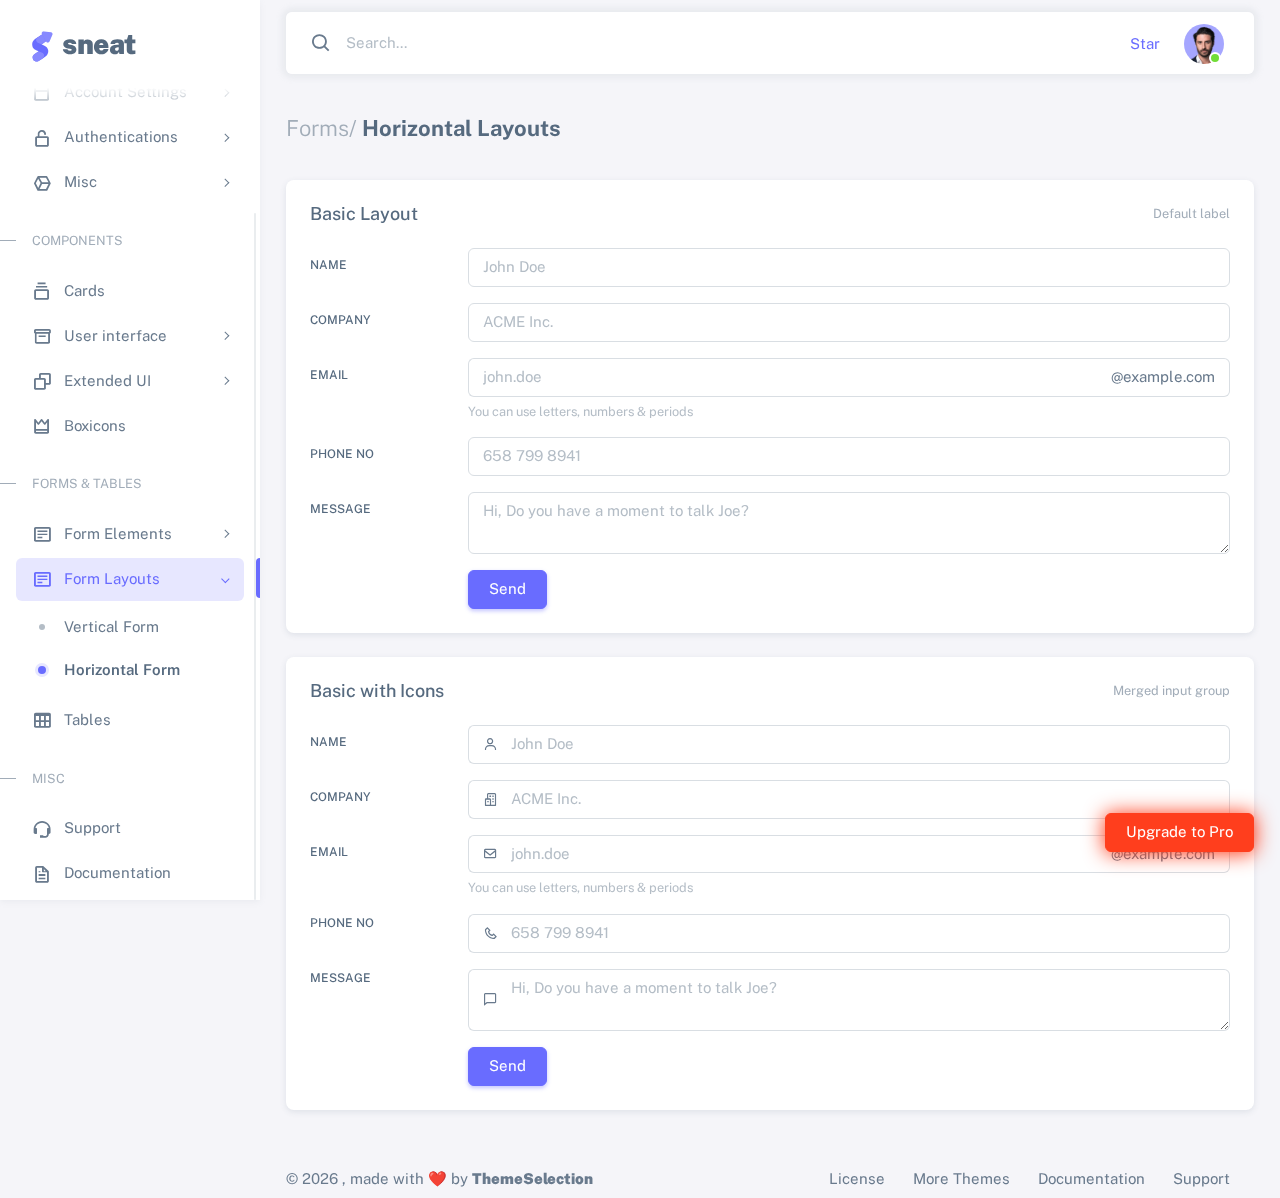
<file: sneat-1.0.0/html/form-layouts-horizontal.html>
<!DOCTYPE html>

<!-- =========================================================
* Sneat - Bootstrap 5 HTML Admin Template - Pro | v1.0.0
==============================================================

* Product Page: https://themeselection.com/products/sneat-bootstrap-html-admin-template/
* Created by: ThemeSelection
* License: You must have a valid license purchased in order to legally use the theme for your project.
* Copyright ThemeSelection (https://themeselection.com)

=========================================================
 -->
<!-- beautify ignore:start -->
<html
  lang="en"
  class="light-style layout-menu-fixed"
  dir="ltr"
  data-theme="theme-default"
  data-assets-path="../assets/"
  data-template="vertical-menu-template-free"
>
  <head>
    <meta charset="utf-8" />
    <meta
      name="viewport"
      content="width=device-width, initial-scale=1.0, user-scalable=no, minimum-scale=1.0, maximum-scale=1.0"
    />

    <title>Horizontal Layouts - Forms | Sneat - Bootstrap 5 HTML Admin Template - Pro</title>

    <meta name="description" content="" />

    <!-- Favicon -->
    <link rel="icon" type="image/x-icon" href="../assets/img/favicon/favicon.ico" />

    <!-- Fonts -->
    <link rel="preconnect" href="https://fonts.googleapis.com" />
    <link rel="preconnect" href="https://fonts.gstatic.com" crossorigin />
    <link
      href="https://fonts.googleapis.com/css2?family=Public+Sans:ital,wght@0,300;0,400;0,500;0,600;0,700;1,300;1,400;1,500;1,600;1,700&display=swap"
      rel="stylesheet"
    />

    <!-- Icons. Uncomment required icon fonts -->
    <link rel="stylesheet" href="../assets/vendor/fonts/boxicons.css" />

    <!-- Core CSS -->
    <link rel="stylesheet" href="../assets/vendor/css/core.css" class="template-customizer-core-css" />
    <link rel="stylesheet" href="../assets/vendor/css/theme-default.css" class="template-customizer-theme-css" />
    <link rel="stylesheet" href="../assets/css/demo.css" />

    <!-- Vendors CSS -->
    <link rel="stylesheet" href="../assets/vendor/libs/perfect-scrollbar/perfect-scrollbar.css" />

    <!-- Page CSS -->

    <!-- Helpers -->
    <script src="../assets/vendor/js/helpers.js"></script>

    <!--! Template customizer & Theme config files MUST be included after core stylesheets and helpers.js in the <head> section -->
    <!--? Config:  Mandatory theme config file contain global vars & default theme options, Set your preferred theme option in this file.  -->
    <script src="../assets/js/config.js"></script>
  </head>

  <body>
    <!-- Layout wrapper -->
    <div class="layout-wrapper layout-content-navbar">
      <div class="layout-container">
        <!-- Menu -->

        <aside id="layout-menu" class="layout-menu menu-vertical menu bg-menu-theme">
          <div class="app-brand demo">
            <a href="index.html" class="app-brand-link">
              <span class="app-brand-logo demo">
                <svg
                  width="25"
                  viewBox="0 0 25 42"
                  version="1.1"
                  xmlns="http://www.w3.org/2000/svg"
                  xmlns:xlink="http://www.w3.org/1999/xlink"
                >
                  <defs>
                    <path
                      d="M13.7918663,0.358365126 L3.39788168,7.44174259 C0.566865006,9.69408886 -0.379795268,12.4788597 0.557900856,15.7960551 C0.68998853,16.2305145 1.09562888,17.7872135 3.12357076,19.2293357 C3.8146334,19.7207684 5.32369333,20.3834223 7.65075054,21.2172976 L7.59773219,21.2525164 L2.63468769,24.5493413 C0.445452254,26.3002124 0.0884951797,28.5083815 1.56381646,31.1738486 C2.83770406,32.8170431 5.20850219,33.2640127 7.09180128,32.5391577 C8.347334,32.0559211 11.4559176,30.0011079 16.4175519,26.3747182 C18.0338572,24.4997857 18.6973423,22.4544883 18.4080071,20.2388261 C17.963753,17.5346866 16.1776345,15.5799961 13.0496516,14.3747546 L10.9194936,13.4715819 L18.6192054,7.984237 L13.7918663,0.358365126 Z"
                      id="path-1"
                    ></path>
                    <path
                      d="M5.47320593,6.00457225 C4.05321814,8.216144 4.36334763,10.0722806 6.40359441,11.5729822 C8.61520715,12.571656 10.0999176,13.2171421 10.8577257,13.5094407 L15.5088241,14.433041 L18.6192054,7.984237 C15.5364148,3.11535317 13.9273018,0.573395879 13.7918663,0.358365126 C13.5790555,0.511491653 10.8061687,2.3935607 5.47320593,6.00457225 Z"
                      id="path-3"
                    ></path>
                    <path
                      d="M7.50063644,21.2294429 L12.3234468,23.3159332 C14.1688022,24.7579751 14.397098,26.4880487 13.008334,28.506154 C11.6195701,30.5242593 10.3099883,31.790241 9.07958868,32.3040991 C5.78142938,33.4346997 4.13234973,34 4.13234973,34 C4.13234973,34 2.75489982,33.0538207 2.37032616e-14,31.1614621 C-0.55822714,27.8186216 -0.55822714,26.0572515 -4.05231404e-15,25.8773518 C0.83734071,25.6075023 2.77988457,22.8248993 3.3049379,22.52991 C3.65497346,22.3332504 5.05353963,21.8997614 7.50063644,21.2294429 Z"
                      id="path-4"
                    ></path>
                    <path
                      d="M20.6,7.13333333 L25.6,13.8 C26.2627417,14.6836556 26.0836556,15.9372583 25.2,16.6 C24.8538077,16.8596443 24.4327404,17 24,17 L14,17 C12.8954305,17 12,16.1045695 12,15 C12,14.5672596 12.1403557,14.1461923 12.4,13.8 L17.4,7.13333333 C18.0627417,6.24967773 19.3163444,6.07059163 20.2,6.73333333 C20.3516113,6.84704183 20.4862915,6.981722 20.6,7.13333333 Z"
                      id="path-5"
                    ></path>
                  </defs>
                  <g id="g-app-brand" stroke="none" stroke-width="1" fill="none" fill-rule="evenodd">
                    <g id="Brand-Logo" transform="translate(-27.000000, -15.000000)">
                      <g id="Icon" transform="translate(27.000000, 15.000000)">
                        <g id="Mask" transform="translate(0.000000, 8.000000)">
                          <mask id="mask-2" fill="white">
                            <use xlink:href="#path-1"></use>
                          </mask>
                          <use fill="#696cff" xlink:href="#path-1"></use>
                          <g id="Path-3" mask="url(#mask-2)">
                            <use fill="#696cff" xlink:href="#path-3"></use>
                            <use fill-opacity="0.2" fill="#FFFFFF" xlink:href="#path-3"></use>
                          </g>
                          <g id="Path-4" mask="url(#mask-2)">
                            <use fill="#696cff" xlink:href="#path-4"></use>
                            <use fill-opacity="0.2" fill="#FFFFFF" xlink:href="#path-4"></use>
                          </g>
                        </g>
                        <g
                          id="Triangle"
                          transform="translate(19.000000, 11.000000) rotate(-300.000000) translate(-19.000000, -11.000000) "
                        >
                          <use fill="#696cff" xlink:href="#path-5"></use>
                          <use fill-opacity="0.2" fill="#FFFFFF" xlink:href="#path-5"></use>
                        </g>
                      </g>
                    </g>
                  </g>
                </svg>
              </span>
              <span class="app-brand-text demo menu-text fw-bolder ms-2">Sneat</span>
            </a>

            <a href="javascript:void(0);" class="layout-menu-toggle menu-link text-large ms-auto d-block d-xl-none">
              <i class="bx bx-chevron-left bx-sm align-middle"></i>
            </a>
          </div>

          <div class="menu-inner-shadow"></div>

          <ul class="menu-inner py-1">
            <!-- Dashboard -->
            <li class="menu-item">
              <a href="index.html" class="menu-link">
                <i class="menu-icon tf-icons bx bx-home-circle"></i>
                <div data-i18n="Analytics">Dashboard</div>
              </a>
            </li>

            <!-- Layouts -->
            <li class="menu-item">
              <a href="javascript:void(0);" class="menu-link menu-toggle">
                <i class="menu-icon tf-icons bx bx-layout"></i>
                <div data-i18n="Layouts">Layouts</div>
              </a>

              <ul class="menu-sub">
                <li class="menu-item">
                  <a href="layouts-without-menu.html" class="menu-link">
                    <div data-i18n="Without menu">Without menu</div>
                  </a>
                </li>
                <li class="menu-item">
                  <a href="layouts-without-navbar.html" class="menu-link">
                    <div data-i18n="Without navbar">Without navbar</div>
                  </a>
                </li>
                <li class="menu-item">
                  <a href="layouts-container.html" class="menu-link">
                    <div data-i18n="Container">Container</div>
                  </a>
                </li>
                <li class="menu-item">
                  <a href="layouts-fluid.html" class="menu-link">
                    <div data-i18n="Fluid">Fluid</div>
                  </a>
                </li>
                <li class="menu-item">
                  <a href="layouts-blank.html" class="menu-link">
                    <div data-i18n="Blank">Blank</div>
                  </a>
                </li>
              </ul>
            </li>

            <li class="menu-header small text-uppercase">
              <span class="menu-header-text">Pages</span>
            </li>
            <li class="menu-item">
              <a href="javascript:void(0);" class="menu-link menu-toggle">
                <i class="menu-icon tf-icons bx bx-dock-top"></i>
                <div data-i18n="Account Settings">Account Settings</div>
              </a>
              <ul class="menu-sub">
                <li class="menu-item">
                  <a href="pages-account-settings-account.html" class="menu-link">
                    <div data-i18n="Account">Account</div>
                  </a>
                </li>
                <li class="menu-item">
                  <a href="pages-account-settings-notifications.html" class="menu-link">
                    <div data-i18n="Notifications">Notifications</div>
                  </a>
                </li>
                <li class="menu-item">
                  <a href="pages-account-settings-connections.html" class="menu-link">
                    <div data-i18n="Connections">Connections</div>
                  </a>
                </li>
              </ul>
            </li>
            <li class="menu-item">
              <a href="javascript:void(0);" class="menu-link menu-toggle">
                <i class="menu-icon tf-icons bx bx-lock-open-alt"></i>
                <div data-i18n="Authentications">Authentications</div>
              </a>
              <ul class="menu-sub">
                <li class="menu-item">
                  <a href="auth-login-basic.html" class="menu-link" target="_blank">
                    <div data-i18n="Basic">Login</div>
                  </a>
                </li>
                <li class="menu-item">
                  <a href="auth-register-basic.html" class="menu-link" target="_blank">
                    <div data-i18n="Basic">Register</div>
                  </a>
                </li>
                <li class="menu-item">
                  <a href="auth-forgot-password-basic.html" class="menu-link" target="_blank">
                    <div data-i18n="Basic">Forgot Password</div>
                  </a>
                </li>
              </ul>
            </li>
            <li class="menu-item">
              <a href="javascript:void(0);" class="menu-link menu-toggle">
                <i class="menu-icon tf-icons bx bx-cube-alt"></i>
                <div data-i18n="Misc">Misc</div>
              </a>
              <ul class="menu-sub">
                <li class="menu-item">
                  <a href="pages-misc-error.html" class="menu-link">
                    <div data-i18n="Error">Error</div>
                  </a>
                </li>
                <li class="menu-item">
                  <a href="pages-misc-under-maintenance.html" class="menu-link">
                    <div data-i18n="Under Maintenance">Under Maintenance</div>
                  </a>
                </li>
              </ul>
            </li>
            <!-- Components -->
            <li class="menu-header small text-uppercase"><span class="menu-header-text">Components</span></li>
            <!-- Cards -->
            <li class="menu-item">
              <a href="cards-basic.html" class="menu-link">
                <i class="menu-icon tf-icons bx bx-collection"></i>
                <div data-i18n="Basic">Cards</div>
              </a>
            </li>
            <!-- User interface -->
            <li class="menu-item">
              <a href="javascript:void(0)" class="menu-link menu-toggle">
                <i class="menu-icon tf-icons bx bx-box"></i>
                <div data-i18n="User interface">User interface</div>
              </a>
              <ul class="menu-sub">
                <li class="menu-item">
                  <a href="ui-accordion.html" class="menu-link">
                    <div data-i18n="Accordion">Accordion</div>
                  </a>
                </li>
                <li class="menu-item">
                  <a href="ui-alerts.html" class="menu-link">
                    <div data-i18n="Alerts">Alerts</div>
                  </a>
                </li>
                <li class="menu-item">
                  <a href="ui-badges.html" class="menu-link">
                    <div data-i18n="Badges">Badges</div>
                  </a>
                </li>
                <li class="menu-item">
                  <a href="ui-buttons.html" class="menu-link">
                    <div data-i18n="Buttons">Buttons</div>
                  </a>
                </li>
                <li class="menu-item">
                  <a href="ui-carousel.html" class="menu-link">
                    <div data-i18n="Carousel">Carousel</div>
                  </a>
                </li>
                <li class="menu-item">
                  <a href="ui-collapse.html" class="menu-link">
                    <div data-i18n="Collapse">Collapse</div>
                  </a>
                </li>
                <li class="menu-item">
                  <a href="ui-dropdowns.html" class="menu-link">
                    <div data-i18n="Dropdowns">Dropdowns</div>
                  </a>
                </li>
                <li class="menu-item">
                  <a href="ui-footer.html" class="menu-link">
                    <div data-i18n="Footer">Footer</div>
                  </a>
                </li>
                <li class="menu-item">
                  <a href="ui-list-groups.html" class="menu-link">
                    <div data-i18n="List Groups">List groups</div>
                  </a>
                </li>
                <li class="menu-item">
                  <a href="ui-modals.html" class="menu-link">
                    <div data-i18n="Modals">Modals</div>
                  </a>
                </li>
                <li class="menu-item">
                  <a href="ui-navbar.html" class="menu-link">
                    <div data-i18n="Navbar">Navbar</div>
                  </a>
                </li>
                <li class="menu-item">
                  <a href="ui-offcanvas.html" class="menu-link">
                    <div data-i18n="Offcanvas">Offcanvas</div>
                  </a>
                </li>
                <li class="menu-item">
                  <a href="ui-pagination-breadcrumbs.html" class="menu-link">
                    <div data-i18n="Pagination &amp; Breadcrumbs">Pagination &amp; Breadcrumbs</div>
                  </a>
                </li>
                <li class="menu-item">
                  <a href="ui-progress.html" class="menu-link">
                    <div data-i18n="Progress">Progress</div>
                  </a>
                </li>
                <li class="menu-item">
                  <a href="ui-spinners.html" class="menu-link">
                    <div data-i18n="Spinners">Spinners</div>
                  </a>
                </li>
                <li class="menu-item">
                  <a href="ui-tabs-pills.html" class="menu-link">
                    <div data-i18n="Tabs &amp; Pills">Tabs &amp; Pills</div>
                  </a>
                </li>
                <li class="menu-item">
                  <a href="ui-toasts.html" class="menu-link">
                    <div data-i18n="Toasts">Toasts</div>
                  </a>
                </li>
                <li class="menu-item">
                  <a href="ui-tooltips-popovers.html" class="menu-link">
                    <div data-i18n="Tooltips & Popovers">Tooltips &amp; popovers</div>
                  </a>
                </li>
                <li class="menu-item">
                  <a href="ui-typography.html" class="menu-link">
                    <div data-i18n="Typography">Typography</div>
                  </a>
                </li>
              </ul>
            </li>

            <!-- Extended components -->
            <li class="menu-item">
              <a href="javascript:void(0)" class="menu-link menu-toggle">
                <i class="menu-icon tf-icons bx bx-copy"></i>
                <div data-i18n="Extended UI">Extended UI</div>
              </a>
              <ul class="menu-sub">
                <li class="menu-item">
                  <a href="extended-ui-perfect-scrollbar.html" class="menu-link">
                    <div data-i18n="Perfect Scrollbar">Perfect scrollbar</div>
                  </a>
                </li>
                <li class="menu-item">
                  <a href="extended-ui-text-divider.html" class="menu-link">
                    <div data-i18n="Text Divider">Text Divider</div>
                  </a>
                </li>
              </ul>
            </li>

            <li class="menu-item">
              <a href="icons-boxicons.html" class="menu-link">
                <i class="menu-icon tf-icons bx bx-crown"></i>
                <div data-i18n="Boxicons">Boxicons</div>
              </a>
            </li>

            <!-- Forms & Tables -->
            <li class="menu-header small text-uppercase"><span class="menu-header-text">Forms &amp; Tables</span></li>
            <!-- Forms -->
            <li class="menu-item">
              <a href="javascript:void(0);" class="menu-link menu-toggle">
                <i class="menu-icon tf-icons bx bx-detail"></i>
                <div data-i18n="Form Elements">Form Elements</div>
              </a>
              <ul class="menu-sub">
                <li class="menu-item">
                  <a href="forms-basic-inputs.html" class="menu-link">
                    <div data-i18n="Basic Inputs">Basic Inputs</div>
                  </a>
                </li>
                <li class="menu-item">
                  <a href="forms-input-groups.html" class="menu-link">
                    <div data-i18n="Input groups">Input groups</div>
                  </a>
                </li>
              </ul>
            </li>
            <li class="menu-item active open">
              <a href="javascript:void(0);" class="menu-link menu-toggle">
                <i class="menu-icon tf-icons bx bx-detail"></i>
                <div data-i18n="Form Layouts">Form Layouts</div>
              </a>
              <ul class="menu-sub">
                <li class="menu-item">
                  <a href="form-layouts-vertical.html" class="menu-link">
                    <div data-i18n="Vertical Form">Vertical Form</div>
                  </a>
                </li>
                <li class="menu-item active">
                  <a href="form-layouts-horizontal.html" class="menu-link">
                    <div data-i18n="Horizontal Form">Horizontal Form</div>
                  </a>
                </li>
              </ul>
            </li>
            <!-- Tables -->
            <li class="menu-item">
              <a href="tables-basic.html" class="menu-link">
                <i class="menu-icon tf-icons bx bx-table"></i>
                <div data-i18n="Tables">Tables</div>
              </a>
            </li>
            <!-- Misc -->
            <li class="menu-header small text-uppercase"><span class="menu-header-text">Misc</span></li>
            <li class="menu-item">
              <a
                href="https://github.com/themeselection/sneat-html-admin-template-free/issues"
                target="_blank"
                class="menu-link"
              >
                <i class="menu-icon tf-icons bx bx-support"></i>
                <div data-i18n="Support">Support</div>
              </a>
            </li>
            <li class="menu-item">
              <a
                href="https://themeselection.com/demo/sneat-bootstrap-html-admin-template/documentation/"
                target="_blank"
                class="menu-link"
              >
                <i class="menu-icon tf-icons bx bx-file"></i>
                <div data-i18n="Documentation">Documentation</div>
              </a>
            </li>
          </ul>
        </aside>
        <!-- / Menu -->

        <!-- Layout container -->
        <div class="layout-page">
          <!-- Navbar -->

          <nav
            class="layout-navbar container-xxl navbar navbar-expand-xl navbar-detached align-items-center bg-navbar-theme"
            id="layout-navbar"
          >
            <div class="layout-menu-toggle navbar-nav align-items-xl-center me-3 me-xl-0 d-xl-none">
              <a class="nav-item nav-link px-0 me-xl-4" href="javascript:void(0)">
                <i class="bx bx-menu bx-sm"></i>
              </a>
            </div>

            <div class="navbar-nav-right d-flex align-items-center" id="navbar-collapse">
              <!-- Search -->
              <div class="navbar-nav align-items-center">
                <div class="nav-item d-flex align-items-center">
                  <i class="bx bx-search fs-4 lh-0"></i>
                  <input
                    type="text"
                    class="form-control border-0 shadow-none"
                    placeholder="Search..."
                    aria-label="Search..."
                  />
                </div>
              </div>
              <!-- /Search -->

              <ul class="navbar-nav flex-row align-items-center ms-auto">
                <!-- Place this tag where you want the button to render. -->
                <li class="nav-item lh-1 me-3">
                  <a
                    class="github-button"
                    href="https://github.com/themeselection/sneat-html-admin-template-free"
                    data-icon="octicon-star"
                    data-size="large"
                    data-show-count="true"
                    aria-label="Star themeselection/sneat-html-admin-template-free on GitHub"
                    >Star</a
                  >
                </li>

                <!-- User -->
                <li class="nav-item navbar-dropdown dropdown-user dropdown">
                  <a class="nav-link dropdown-toggle hide-arrow" href="javascript:void(0);" data-bs-toggle="dropdown">
                    <div class="avatar avatar-online">
                      <img src="../assets/img/avatars/1.png" alt class="w-px-40 h-auto rounded-circle" />
                    </div>
                  </a>
                  <ul class="dropdown-menu dropdown-menu-end">
                    <li>
                      <a class="dropdown-item" href="#">
                        <div class="d-flex">
                          <div class="flex-shrink-0 me-3">
                            <div class="avatar avatar-online">
                              <img src="../assets/img/avatars/1.png" alt class="w-px-40 h-auto rounded-circle" />
                            </div>
                          </div>
                          <div class="flex-grow-1">
                            <span class="fw-semibold d-block">John Doe</span>
                            <small class="text-muted">Admin</small>
                          </div>
                        </div>
                      </a>
                    </li>
                    <li>
                      <div class="dropdown-divider"></div>
                    </li>
                    <li>
                      <a class="dropdown-item" href="#">
                        <i class="bx bx-user me-2"></i>
                        <span class="align-middle">My Profile</span>
                      </a>
                    </li>
                    <li>
                      <a class="dropdown-item" href="#">
                        <i class="bx bx-cog me-2"></i>
                        <span class="align-middle">Settings</span>
                      </a>
                    </li>
                    <li>
                      <a class="dropdown-item" href="#">
                        <span class="d-flex align-items-center align-middle">
                          <i class="flex-shrink-0 bx bx-credit-card me-2"></i>
                          <span class="flex-grow-1 align-middle">Billing</span>
                          <span class="flex-shrink-0 badge badge-center rounded-pill bg-danger w-px-20 h-px-20">4</span>
                        </span>
                      </a>
                    </li>
                    <li>
                      <div class="dropdown-divider"></div>
                    </li>
                    <li>
                      <a class="dropdown-item" href="auth-login-basic.html">
                        <i class="bx bx-power-off me-2"></i>
                        <span class="align-middle">Log Out</span>
                      </a>
                    </li>
                  </ul>
                </li>
                <!--/ User -->
              </ul>
            </div>
          </nav>

          <!-- / Navbar -->

          <!-- Content wrapper -->
          <div class="content-wrapper">
            <!-- Content -->

            <div class="container-xxl flex-grow-1 container-p-y">
              <h4 class="fw-bold py-3 mb-4"><span class="text-muted fw-light">Forms/</span> Horizontal Layouts</h4>

              <!-- Basic Layout & Basic with Icons -->
              <div class="row">
                <!-- Basic Layout -->
                <div class="col-xxl">
                  <div class="card mb-4">
                    <div class="card-header d-flex align-items-center justify-content-between">
                      <h5 class="mb-0">Basic Layout</h5>
                      <small class="text-muted float-end">Default label</small>
                    </div>
                    <div class="card-body">
                      <form>
                        <div class="row mb-3">
                          <label class="col-sm-2 col-form-label" for="basic-default-name">Name</label>
                          <div class="col-sm-10">
                            <input type="text" class="form-control" id="basic-default-name" placeholder="John Doe" />
                          </div>
                        </div>
                        <div class="row mb-3">
                          <label class="col-sm-2 col-form-label" for="basic-default-company">Company</label>
                          <div class="col-sm-10">
                            <input
                              type="text"
                              class="form-control"
                              id="basic-default-company"
                              placeholder="ACME Inc."
                            />
                          </div>
                        </div>
                        <div class="row mb-3">
                          <label class="col-sm-2 col-form-label" for="basic-default-email">Email</label>
                          <div class="col-sm-10">
                            <div class="input-group input-group-merge">
                              <input
                                type="text"
                                id="basic-default-email"
                                class="form-control"
                                placeholder="john.doe"
                                aria-label="john.doe"
                                aria-describedby="basic-default-email2"
                              />
                              <span class="input-group-text" id="basic-default-email2">@example.com</span>
                            </div>
                            <div class="form-text">You can use letters, numbers & periods</div>
                          </div>
                        </div>
                        <div class="row mb-3">
                          <label class="col-sm-2 col-form-label" for="basic-default-phone">Phone No</label>
                          <div class="col-sm-10">
                            <input
                              type="text"
                              id="basic-default-phone"
                              class="form-control phone-mask"
                              placeholder="658 799 8941"
                              aria-label="658 799 8941"
                              aria-describedby="basic-default-phone"
                            />
                          </div>
                        </div>
                        <div class="row mb-3">
                          <label class="col-sm-2 col-form-label" for="basic-default-message">Message</label>
                          <div class="col-sm-10">
                            <textarea
                              id="basic-default-message"
                              class="form-control"
                              placeholder="Hi, Do you have a moment to talk Joe?"
                              aria-label="Hi, Do you have a moment to talk Joe?"
                              aria-describedby="basic-icon-default-message2"
                            ></textarea>
                          </div>
                        </div>
                        <div class="row justify-content-end">
                          <div class="col-sm-10">
                            <button type="submit" class="btn btn-primary">Send</button>
                          </div>
                        </div>
                      </form>
                    </div>
                  </div>
                </div>
                <!-- Basic with Icons -->
                <div class="col-xxl">
                  <div class="card mb-4">
                    <div class="card-header d-flex align-items-center justify-content-between">
                      <h5 class="mb-0">Basic with Icons</h5>
                      <small class="text-muted float-end">Merged input group</small>
                    </div>
                    <div class="card-body">
                      <form>
                        <div class="row mb-3">
                          <label class="col-sm-2 col-form-label" for="basic-icon-default-fullname">Name</label>
                          <div class="col-sm-10">
                            <div class="input-group input-group-merge">
                              <span id="basic-icon-default-fullname2" class="input-group-text"
                                ><i class="bx bx-user"></i
                              ></span>
                              <input
                                type="text"
                                class="form-control"
                                id="basic-icon-default-fullname"
                                placeholder="John Doe"
                                aria-label="John Doe"
                                aria-describedby="basic-icon-default-fullname2"
                              />
                            </div>
                          </div>
                        </div>
                        <div class="row mb-3">
                          <label class="col-sm-2 col-form-label" for="basic-icon-default-company">Company</label>
                          <div class="col-sm-10">
                            <div class="input-group input-group-merge">
                              <span id="basic-icon-default-company2" class="input-group-text"
                                ><i class="bx bx-buildings"></i
                              ></span>
                              <input
                                type="text"
                                id="basic-icon-default-company"
                                class="form-control"
                                placeholder="ACME Inc."
                                aria-label="ACME Inc."
                                aria-describedby="basic-icon-default-company2"
                              />
                            </div>
                          </div>
                        </div>
                        <div class="row mb-3">
                          <label class="col-sm-2 col-form-label" for="basic-icon-default-email">Email</label>
                          <div class="col-sm-10">
                            <div class="input-group input-group-merge">
                              <span class="input-group-text"><i class="bx bx-envelope"></i></span>
                              <input
                                type="text"
                                id="basic-icon-default-email"
                                class="form-control"
                                placeholder="john.doe"
                                aria-label="john.doe"
                                aria-describedby="basic-icon-default-email2"
                              />
                              <span id="basic-icon-default-email2" class="input-group-text">@example.com</span>
                            </div>
                            <div class="form-text">You can use letters, numbers & periods</div>
                          </div>
                        </div>
                        <div class="row mb-3">
                          <label class="col-sm-2 form-label" for="basic-icon-default-phone">Phone No</label>
                          <div class="col-sm-10">
                            <div class="input-group input-group-merge">
                              <span id="basic-icon-default-phone2" class="input-group-text"
                                ><i class="bx bx-phone"></i
                              ></span>
                              <input
                                type="text"
                                id="basic-icon-default-phone"
                                class="form-control phone-mask"
                                placeholder="658 799 8941"
                                aria-label="658 799 8941"
                                aria-describedby="basic-icon-default-phone2"
                              />
                            </div>
                          </div>
                        </div>
                        <div class="row mb-3">
                          <label class="col-sm-2 form-label" for="basic-icon-default-message">Message</label>
                          <div class="col-sm-10">
                            <div class="input-group input-group-merge">
                              <span id="basic-icon-default-message2" class="input-group-text"
                                ><i class="bx bx-comment"></i
                              ></span>
                              <textarea
                                id="basic-icon-default-message"
                                class="form-control"
                                placeholder="Hi, Do you have a moment to talk Joe?"
                                aria-label="Hi, Do you have a moment to talk Joe?"
                                aria-describedby="basic-icon-default-message2"
                              ></textarea>
                            </div>
                          </div>
                        </div>
                        <div class="row justify-content-end">
                          <div class="col-sm-10">
                            <button type="submit" class="btn btn-primary">Send</button>
                          </div>
                        </div>
                      </form>
                    </div>
                  </div>
                </div>
              </div>
            </div>
            <!-- / Content -->

            <!-- Footer -->
            <footer class="content-footer footer bg-footer-theme">
              <div class="container-xxl d-flex flex-wrap justify-content-between py-2 flex-md-row flex-column">
                <div class="mb-2 mb-md-0">
                  ©
                  <script>
                    document.write(new Date().getFullYear());
                  </script>
                  , made with ❤️ by
                  <a href="https://themeselection.com" target="_blank" class="footer-link fw-bolder">ThemeSelection</a>
                </div>
                <div>
                  <a href="https://themeselection.com/license/" class="footer-link me-4" target="_blank">License</a>
                  <a href="https://themeselection.com/" target="_blank" class="footer-link me-4">More Themes</a>

                  <a
                    href="https://themeselection.com/demo/sneat-bootstrap-html-admin-template/documentation/"
                    target="_blank"
                    class="footer-link me-4"
                    >Documentation</a
                  >

                  <a
                    href="https://github.com/themeselection/sneat-html-admin-template-free/issues"
                    target="_blank"
                    class="footer-link me-4"
                    >Support</a
                  >
                </div>
              </div>
            </footer>
            <!-- / Footer -->

            <div class="content-backdrop fade"></div>
          </div>
          <!-- Content wrapper -->
        </div>
        <!-- / Layout page -->
      </div>

      <!-- Overlay -->
      <div class="layout-overlay layout-menu-toggle"></div>
    </div>
    <!-- / Layout wrapper -->

    <div class="buy-now">
      <a
        href="https://themeselection.com/products/sneat-bootstrap-html-admin-template/"
        target="_blank"
        class="btn btn-danger btn-buy-now"
        >Upgrade to Pro</a
      >
    </div>

    <!-- Core JS -->
    <!-- build:js assets/vendor/js/core.js -->
    <script src="../assets/vendor/libs/jquery/jquery.js"></script>
    <script src="../assets/vendor/libs/popper/popper.js"></script>
    <script src="../assets/vendor/js/bootstrap.js"></script>
    <script src="../assets/vendor/libs/perfect-scrollbar/perfect-scrollbar.js"></script>

    <script src="../assets/vendor/js/menu.js"></script>
    <!-- endbuild -->

    <!-- Vendors JS -->

    <!-- Main JS -->
    <script src="../assets/js/main.js"></script>

    <!-- Page JS -->

    <!-- Place this tag in your head or just before your close body tag. -->
    <script async defer src="https://buttons.github.io/buttons.js"></script>
  </body>
</html>
</file>
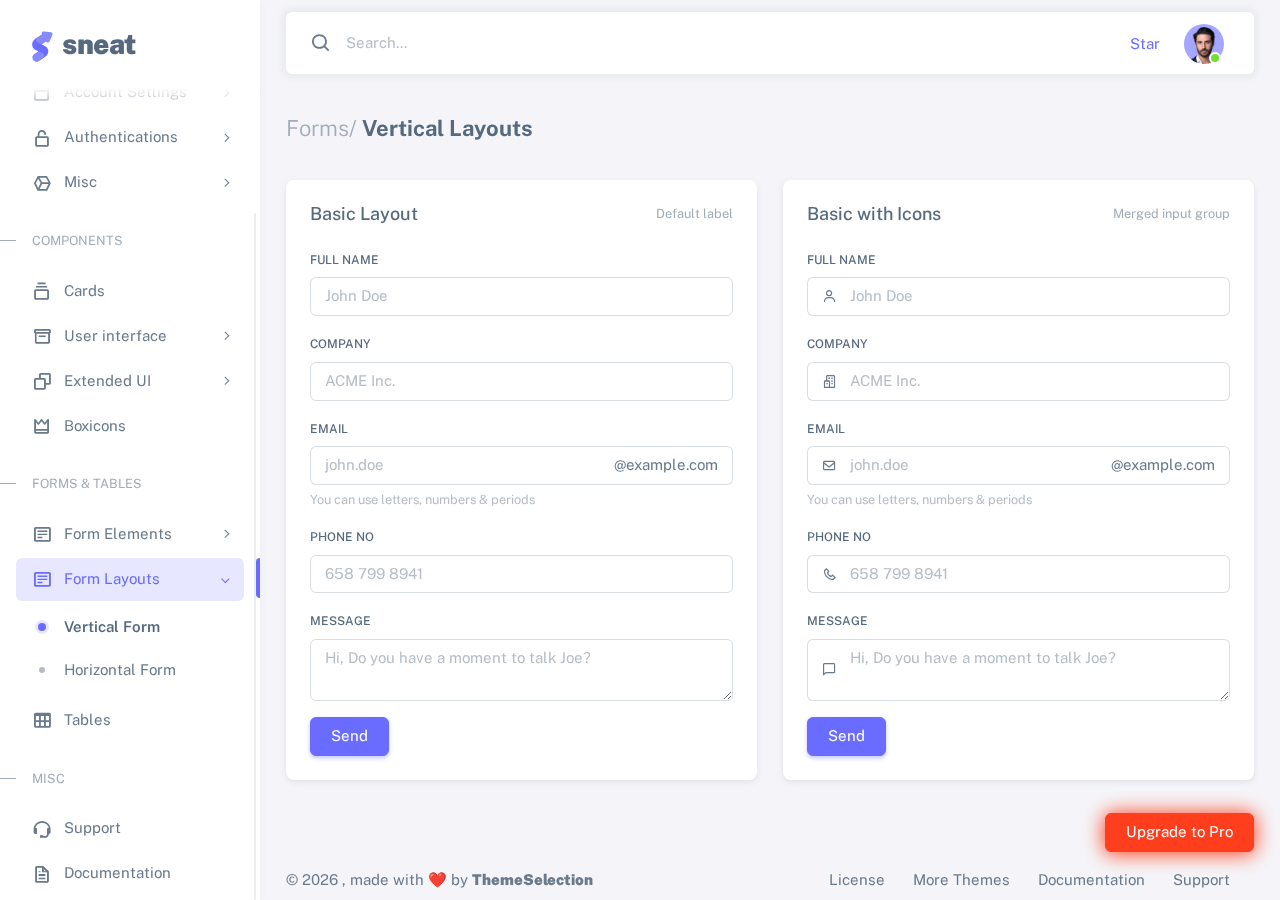
<file: sneat-1.0.0/html/form-layouts-vertical.html>
<!DOCTYPE html>

<!-- =========================================================
* Sneat - Bootstrap 5 HTML Admin Template - Pro | v1.0.0
==============================================================

* Product Page: https://themeselection.com/products/sneat-bootstrap-html-admin-template/
* Created by: ThemeSelection
* License: You must have a valid license purchased in order to legally use the theme for your project.
* Copyright ThemeSelection (https://themeselection.com)

=========================================================
 -->
<!-- beautify ignore:start -->
<html
  lang="en"
  class="light-style layout-menu-fixed"
  dir="ltr"
  data-theme="theme-default"
  data-assets-path="../assets/"
  data-template="vertical-menu-template-free"
>
  <head>
    <meta charset="utf-8" />
    <meta
      name="viewport"
      content="width=device-width, initial-scale=1.0, user-scalable=no, minimum-scale=1.0, maximum-scale=1.0"
    />

    <title>Vertical Layouts - Forms | Sneat - Bootstrap 5 HTML Admin Template - Pro</title>

    <meta name="description" content="" />

    <!-- Favicon -->
    <link rel="icon" type="image/x-icon" href="../assets/img/favicon/favicon.ico" />

    <!-- Fonts -->
    <link rel="preconnect" href="https://fonts.googleapis.com" />
    <link rel="preconnect" href="https://fonts.gstatic.com" crossorigin />
    <link
      href="https://fonts.googleapis.com/css2?family=Public+Sans:ital,wght@0,300;0,400;0,500;0,600;0,700;1,300;1,400;1,500;1,600;1,700&display=swap"
      rel="stylesheet"
    />

    <!-- Icons. Uncomment required icon fonts -->
    <link rel="stylesheet" href="../assets/vendor/fonts/boxicons.css" />

    <!-- Core CSS -->
    <link rel="stylesheet" href="../assets/vendor/css/core.css" class="template-customizer-core-css" />
    <link rel="stylesheet" href="../assets/vendor/css/theme-default.css" class="template-customizer-theme-css" />
    <link rel="stylesheet" href="../assets/css/demo.css" />

    <!-- Vendors CSS -->
    <link rel="stylesheet" href="../assets/vendor/libs/perfect-scrollbar/perfect-scrollbar.css" />

    <!-- Page CSS -->

    <!-- Helpers -->
    <script src="../assets/vendor/js/helpers.js"></script>

    <!--! Template customizer & Theme config files MUST be included after core stylesheets and helpers.js in the <head> section -->
    <!--? Config:  Mandatory theme config file contain global vars & default theme options, Set your preferred theme option in this file.  -->
    <script src="../assets/js/config.js"></script>
  </head>

  <body>
    <!-- Layout wrapper -->
    <div class="layout-wrapper layout-content-navbar">
      <div class="layout-container">
        <!-- Menu -->

        <aside id="layout-menu" class="layout-menu menu-vertical menu bg-menu-theme">
          <div class="app-brand demo">
            <a href="index.html" class="app-brand-link">
              <span class="app-brand-logo demo">
                <svg
                  width="25"
                  viewBox="0 0 25 42"
                  version="1.1"
                  xmlns="http://www.w3.org/2000/svg"
                  xmlns:xlink="http://www.w3.org/1999/xlink"
                >
                  <defs>
                    <path
                      d="M13.7918663,0.358365126 L3.39788168,7.44174259 C0.566865006,9.69408886 -0.379795268,12.4788597 0.557900856,15.7960551 C0.68998853,16.2305145 1.09562888,17.7872135 3.12357076,19.2293357 C3.8146334,19.7207684 5.32369333,20.3834223 7.65075054,21.2172976 L7.59773219,21.2525164 L2.63468769,24.5493413 C0.445452254,26.3002124 0.0884951797,28.5083815 1.56381646,31.1738486 C2.83770406,32.8170431 5.20850219,33.2640127 7.09180128,32.5391577 C8.347334,32.0559211 11.4559176,30.0011079 16.4175519,26.3747182 C18.0338572,24.4997857 18.6973423,22.4544883 18.4080071,20.2388261 C17.963753,17.5346866 16.1776345,15.5799961 13.0496516,14.3747546 L10.9194936,13.4715819 L18.6192054,7.984237 L13.7918663,0.358365126 Z"
                      id="path-1"
                    ></path>
                    <path
                      d="M5.47320593,6.00457225 C4.05321814,8.216144 4.36334763,10.0722806 6.40359441,11.5729822 C8.61520715,12.571656 10.0999176,13.2171421 10.8577257,13.5094407 L15.5088241,14.433041 L18.6192054,7.984237 C15.5364148,3.11535317 13.9273018,0.573395879 13.7918663,0.358365126 C13.5790555,0.511491653 10.8061687,2.3935607 5.47320593,6.00457225 Z"
                      id="path-3"
                    ></path>
                    <path
                      d="M7.50063644,21.2294429 L12.3234468,23.3159332 C14.1688022,24.7579751 14.397098,26.4880487 13.008334,28.506154 C11.6195701,30.5242593 10.3099883,31.790241 9.07958868,32.3040991 C5.78142938,33.4346997 4.13234973,34 4.13234973,34 C4.13234973,34 2.75489982,33.0538207 2.37032616e-14,31.1614621 C-0.55822714,27.8186216 -0.55822714,26.0572515 -4.05231404e-15,25.8773518 C0.83734071,25.6075023 2.77988457,22.8248993 3.3049379,22.52991 C3.65497346,22.3332504 5.05353963,21.8997614 7.50063644,21.2294429 Z"
                      id="path-4"
                    ></path>
                    <path
                      d="M20.6,7.13333333 L25.6,13.8 C26.2627417,14.6836556 26.0836556,15.9372583 25.2,16.6 C24.8538077,16.8596443 24.4327404,17 24,17 L14,17 C12.8954305,17 12,16.1045695 12,15 C12,14.5672596 12.1403557,14.1461923 12.4,13.8 L17.4,7.13333333 C18.0627417,6.24967773 19.3163444,6.07059163 20.2,6.73333333 C20.3516113,6.84704183 20.4862915,6.981722 20.6,7.13333333 Z"
                      id="path-5"
                    ></path>
                  </defs>
                  <g id="g-app-brand" stroke="none" stroke-width="1" fill="none" fill-rule="evenodd">
                    <g id="Brand-Logo" transform="translate(-27.000000, -15.000000)">
                      <g id="Icon" transform="translate(27.000000, 15.000000)">
                        <g id="Mask" transform="translate(0.000000, 8.000000)">
                          <mask id="mask-2" fill="white">
                            <use xlink:href="#path-1"></use>
                          </mask>
                          <use fill="#696cff" xlink:href="#path-1"></use>
                          <g id="Path-3" mask="url(#mask-2)">
                            <use fill="#696cff" xlink:href="#path-3"></use>
                            <use fill-opacity="0.2" fill="#FFFFFF" xlink:href="#path-3"></use>
                          </g>
                          <g id="Path-4" mask="url(#mask-2)">
                            <use fill="#696cff" xlink:href="#path-4"></use>
                            <use fill-opacity="0.2" fill="#FFFFFF" xlink:href="#path-4"></use>
                          </g>
                        </g>
                        <g
                          id="Triangle"
                          transform="translate(19.000000, 11.000000) rotate(-300.000000) translate(-19.000000, -11.000000) "
                        >
                          <use fill="#696cff" xlink:href="#path-5"></use>
                          <use fill-opacity="0.2" fill="#FFFFFF" xlink:href="#path-5"></use>
                        </g>
                      </g>
                    </g>
                  </g>
                </svg>
              </span>
              <span class="app-brand-text demo menu-text fw-bolder ms-2">Sneat</span>
            </a>

            <a href="javascript:void(0);" class="layout-menu-toggle menu-link text-large ms-auto d-block d-xl-none">
              <i class="bx bx-chevron-left bx-sm align-middle"></i>
            </a>
          </div>

          <div class="menu-inner-shadow"></div>

          <ul class="menu-inner py-1">
            <!-- Dashboard -->
            <li class="menu-item">
              <a href="index.html" class="menu-link">
                <i class="menu-icon tf-icons bx bx-home-circle"></i>
                <div data-i18n="Analytics">Dashboard</div>
              </a>
            </li>

            <!-- Layouts -->
            <li class="menu-item">
              <a href="javascript:void(0);" class="menu-link menu-toggle">
                <i class="menu-icon tf-icons bx bx-layout"></i>
                <div data-i18n="Layouts">Layouts</div>
              </a>

              <ul class="menu-sub">
                <li class="menu-item">
                  <a href="layouts-without-menu.html" class="menu-link">
                    <div data-i18n="Without menu">Without menu</div>
                  </a>
                </li>
                <li class="menu-item">
                  <a href="layouts-without-navbar.html" class="menu-link">
                    <div data-i18n="Without navbar">Without navbar</div>
                  </a>
                </li>
                <li class="menu-item">
                  <a href="layouts-container.html" class="menu-link">
                    <div data-i18n="Container">Container</div>
                  </a>
                </li>
                <li class="menu-item">
                  <a href="layouts-fluid.html" class="menu-link">
                    <div data-i18n="Fluid">Fluid</div>
                  </a>
                </li>
                <li class="menu-item">
                  <a href="layouts-blank.html" class="menu-link">
                    <div data-i18n="Blank">Blank</div>
                  </a>
                </li>
              </ul>
            </li>

            <li class="menu-header small text-uppercase">
              <span class="menu-header-text">Pages</span>
            </li>
            <li class="menu-item">
              <a href="javascript:void(0);" class="menu-link menu-toggle">
                <i class="menu-icon tf-icons bx bx-dock-top"></i>
                <div data-i18n="Account Settings">Account Settings</div>
              </a>
              <ul class="menu-sub">
                <li class="menu-item">
                  <a href="pages-account-settings-account.html" class="menu-link">
                    <div data-i18n="Account">Account</div>
                  </a>
                </li>
                <li class="menu-item">
                  <a href="pages-account-settings-notifications.html" class="menu-link">
                    <div data-i18n="Notifications">Notifications</div>
                  </a>
                </li>
                <li class="menu-item">
                  <a href="pages-account-settings-connections.html" class="menu-link">
                    <div data-i18n="Connections">Connections</div>
                  </a>
                </li>
              </ul>
            </li>
            <li class="menu-item">
              <a href="javascript:void(0);" class="menu-link menu-toggle">
                <i class="menu-icon tf-icons bx bx-lock-open-alt"></i>
                <div data-i18n="Authentications">Authentications</div>
              </a>
              <ul class="menu-sub">
                <li class="menu-item">
                  <a href="auth-login-basic.html" class="menu-link" target="_blank">
                    <div data-i18n="Basic">Login</div>
                  </a>
                </li>
                <li class="menu-item">
                  <a href="auth-register-basic.html" class="menu-link" target="_blank">
                    <div data-i18n="Basic">Register</div>
                  </a>
                </li>
                <li class="menu-item">
                  <a href="auth-forgot-password-basic.html" class="menu-link" target="_blank">
                    <div data-i18n="Basic">Forgot Password</div>
                  </a>
                </li>
              </ul>
            </li>
            <li class="menu-item">
              <a href="javascript:void(0);" class="menu-link menu-toggle">
                <i class="menu-icon tf-icons bx bx-cube-alt"></i>
                <div data-i18n="Misc">Misc</div>
              </a>
              <ul class="menu-sub">
                <li class="menu-item">
                  <a href="pages-misc-error.html" class="menu-link">
                    <div data-i18n="Error">Error</div>
                  </a>
                </li>
                <li class="menu-item">
                  <a href="pages-misc-under-maintenance.html" class="menu-link">
                    <div data-i18n="Under Maintenance">Under Maintenance</div>
                  </a>
                </li>
              </ul>
            </li>
            <!-- Components -->
            <li class="menu-header small text-uppercase"><span class="menu-header-text">Components</span></li>
            <!-- Cards -->
            <li class="menu-item">
              <a href="cards-basic.html" class="menu-link">
                <i class="menu-icon tf-icons bx bx-collection"></i>
                <div data-i18n="Basic">Cards</div>
              </a>
            </li>
            <!-- User interface -->
            <li class="menu-item">
              <a href="javascript:void(0)" class="menu-link menu-toggle">
                <i class="menu-icon tf-icons bx bx-box"></i>
                <div data-i18n="User interface">User interface</div>
              </a>
              <ul class="menu-sub">
                <li class="menu-item">
                  <a href="ui-accordion.html" class="menu-link">
                    <div data-i18n="Accordion">Accordion</div>
                  </a>
                </li>
                <li class="menu-item">
                  <a href="ui-alerts.html" class="menu-link">
                    <div data-i18n="Alerts">Alerts</div>
                  </a>
                </li>
                <li class="menu-item">
                  <a href="ui-badges.html" class="menu-link">
                    <div data-i18n="Badges">Badges</div>
                  </a>
                </li>
                <li class="menu-item">
                  <a href="ui-buttons.html" class="menu-link">
                    <div data-i18n="Buttons">Buttons</div>
                  </a>
                </li>
                <li class="menu-item">
                  <a href="ui-carousel.html" class="menu-link">
                    <div data-i18n="Carousel">Carousel</div>
                  </a>
                </li>
                <li class="menu-item">
                  <a href="ui-collapse.html" class="menu-link">
                    <div data-i18n="Collapse">Collapse</div>
                  </a>
                </li>
                <li class="menu-item">
                  <a href="ui-dropdowns.html" class="menu-link">
                    <div data-i18n="Dropdowns">Dropdowns</div>
                  </a>
                </li>
                <li class="menu-item">
                  <a href="ui-footer.html" class="menu-link">
                    <div data-i18n="Footer">Footer</div>
                  </a>
                </li>
                <li class="menu-item">
                  <a href="ui-list-groups.html" class="menu-link">
                    <div data-i18n="List Groups">List groups</div>
                  </a>
                </li>
                <li class="menu-item">
                  <a href="ui-modals.html" class="menu-link">
                    <div data-i18n="Modals">Modals</div>
                  </a>
                </li>
                <li class="menu-item">
                  <a href="ui-navbar.html" class="menu-link">
                    <div data-i18n="Navbar">Navbar</div>
                  </a>
                </li>
                <li class="menu-item">
                  <a href="ui-offcanvas.html" class="menu-link">
                    <div data-i18n="Offcanvas">Offcanvas</div>
                  </a>
                </li>
                <li class="menu-item">
                  <a href="ui-pagination-breadcrumbs.html" class="menu-link">
                    <div data-i18n="Pagination &amp; Breadcrumbs">Pagination &amp; Breadcrumbs</div>
                  </a>
                </li>
                <li class="menu-item">
                  <a href="ui-progress.html" class="menu-link">
                    <div data-i18n="Progress">Progress</div>
                  </a>
                </li>
                <li class="menu-item">
                  <a href="ui-spinners.html" class="menu-link">
                    <div data-i18n="Spinners">Spinners</div>
                  </a>
                </li>
                <li class="menu-item">
                  <a href="ui-tabs-pills.html" class="menu-link">
                    <div data-i18n="Tabs &amp; Pills">Tabs &amp; Pills</div>
                  </a>
                </li>
                <li class="menu-item">
                  <a href="ui-toasts.html" class="menu-link">
                    <div data-i18n="Toasts">Toasts</div>
                  </a>
                </li>
                <li class="menu-item">
                  <a href="ui-tooltips-popovers.html" class="menu-link">
                    <div data-i18n="Tooltips & Popovers">Tooltips &amp; popovers</div>
                  </a>
                </li>
                <li class="menu-item">
                  <a href="ui-typography.html" class="menu-link">
                    <div data-i18n="Typography">Typography</div>
                  </a>
                </li>
              </ul>
            </li>

            <!-- Extended components -->
            <li class="menu-item">
              <a href="javascript:void(0)" class="menu-link menu-toggle">
                <i class="menu-icon tf-icons bx bx-copy"></i>
                <div data-i18n="Extended UI">Extended UI</div>
              </a>
              <ul class="menu-sub">
                <li class="menu-item">
                  <a href="extended-ui-perfect-scrollbar.html" class="menu-link">
                    <div data-i18n="Perfect Scrollbar">Perfect scrollbar</div>
                  </a>
                </li>
                <li class="menu-item">
                  <a href="extended-ui-text-divider.html" class="menu-link">
                    <div data-i18n="Text Divider">Text Divider</div>
                  </a>
                </li>
              </ul>
            </li>

            <li class="menu-item">
              <a href="icons-boxicons.html" class="menu-link">
                <i class="menu-icon tf-icons bx bx-crown"></i>
                <div data-i18n="Boxicons">Boxicons</div>
              </a>
            </li>

            <!-- Forms & Tables -->
            <li class="menu-header small text-uppercase"><span class="menu-header-text">Forms &amp; Tables</span></li>
            <!-- Forms -->
            <li class="menu-item">
              <a href="javascript:void(0);" class="menu-link menu-toggle">
                <i class="menu-icon tf-icons bx bx-detail"></i>
                <div data-i18n="Form Elements">Form Elements</div>
              </a>
              <ul class="menu-sub">
                <li class="menu-item">
                  <a href="forms-basic-inputs.html" class="menu-link">
                    <div data-i18n="Basic Inputs">Basic Inputs</div>
                  </a>
                </li>
                <li class="menu-item">
                  <a href="forms-input-groups.html" class="menu-link">
                    <div data-i18n="Input groups">Input groups</div>
                  </a>
                </li>
              </ul>
            </li>
            <li class="menu-item active open">
              <a href="javascript:void(0);" class="menu-link menu-toggle">
                <i class="menu-icon tf-icons bx bx-detail"></i>
                <div data-i18n="Form Layouts">Form Layouts</div>
              </a>
              <ul class="menu-sub">
                <li class="menu-item active">
                  <a href="form-layouts-vertical.html" class="menu-link">
                    <div data-i18n="Vertical Form">Vertical Form</div>
                  </a>
                </li>
                <li class="menu-item">
                  <a href="form-layouts-horizontal.html" class="menu-link">
                    <div data-i18n="Horizontal Form">Horizontal Form</div>
                  </a>
                </li>
              </ul>
            </li>
            <!-- Tables -->
            <li class="menu-item">
              <a href="tables-basic.html" class="menu-link">
                <i class="menu-icon tf-icons bx bx-table"></i>
                <div data-i18n="Tables">Tables</div>
              </a>
            </li>
            <!-- Misc -->
            <li class="menu-header small text-uppercase"><span class="menu-header-text">Misc</span></li>
            <li class="menu-item">
              <a
                href="https://github.com/themeselection/sneat-html-admin-template-free/issues"
                target="_blank"
                class="menu-link"
              >
                <i class="menu-icon tf-icons bx bx-support"></i>
                <div data-i18n="Support">Support</div>
              </a>
            </li>
            <li class="menu-item">
              <a
                href="https://themeselection.com/demo/sneat-bootstrap-html-admin-template/documentation/"
                target="_blank"
                class="menu-link"
              >
                <i class="menu-icon tf-icons bx bx-file"></i>
                <div data-i18n="Documentation">Documentation</div>
              </a>
            </li>
          </ul>
        </aside>
        <!-- / Menu -->

        <!-- Layout container -->
        <div class="layout-page">
          <!-- Navbar -->

          <nav
            class="layout-navbar container-xxl navbar navbar-expand-xl navbar-detached align-items-center bg-navbar-theme"
            id="layout-navbar"
          >
            <div class="layout-menu-toggle navbar-nav align-items-xl-center me-3 me-xl-0 d-xl-none">
              <a class="nav-item nav-link px-0 me-xl-4" href="javascript:void(0)">
                <i class="bx bx-menu bx-sm"></i>
              </a>
            </div>

            <div class="navbar-nav-right d-flex align-items-center" id="navbar-collapse">
              <!-- Search -->
              <div class="navbar-nav align-items-center">
                <div class="nav-item d-flex align-items-center">
                  <i class="bx bx-search fs-4 lh-0"></i>
                  <input
                    type="text"
                    class="form-control border-0 shadow-none"
                    placeholder="Search..."
                    aria-label="Search..."
                  />
                </div>
              </div>
              <!-- /Search -->

              <ul class="navbar-nav flex-row align-items-center ms-auto">
                <!-- Place this tag where you want the button to render. -->
                <li class="nav-item lh-1 me-3">
                  <a
                    class="github-button"
                    href="https://github.com/themeselection/sneat-html-admin-template-free"
                    data-icon="octicon-star"
                    data-size="large"
                    data-show-count="true"
                    aria-label="Star themeselection/sneat-html-admin-template-free on GitHub"
                    >Star</a
                  >
                </li>

                <!-- User -->
                <li class="nav-item navbar-dropdown dropdown-user dropdown">
                  <a class="nav-link dropdown-toggle hide-arrow" href="javascript:void(0);" data-bs-toggle="dropdown">
                    <div class="avatar avatar-online">
                      <img src="../assets/img/avatars/1.png" alt class="w-px-40 h-auto rounded-circle" />
                    </div>
                  </a>
                  <ul class="dropdown-menu dropdown-menu-end">
                    <li>
                      <a class="dropdown-item" href="#">
                        <div class="d-flex">
                          <div class="flex-shrink-0 me-3">
                            <div class="avatar avatar-online">
                              <img src="../assets/img/avatars/1.png" alt class="w-px-40 h-auto rounded-circle" />
                            </div>
                          </div>
                          <div class="flex-grow-1">
                            <span class="fw-semibold d-block">John Doe</span>
                            <small class="text-muted">Admin</small>
                          </div>
                        </div>
                      </a>
                    </li>
                    <li>
                      <div class="dropdown-divider"></div>
                    </li>
                    <li>
                      <a class="dropdown-item" href="#">
                        <i class="bx bx-user me-2"></i>
                        <span class="align-middle">My Profile</span>
                      </a>
                    </li>
                    <li>
                      <a class="dropdown-item" href="#">
                        <i class="bx bx-cog me-2"></i>
                        <span class="align-middle">Settings</span>
                      </a>
                    </li>
                    <li>
                      <a class="dropdown-item" href="#">
                        <span class="d-flex align-items-center align-middle">
                          <i class="flex-shrink-0 bx bx-credit-card me-2"></i>
                          <span class="flex-grow-1 align-middle">Billing</span>
                          <span class="flex-shrink-0 badge badge-center rounded-pill bg-danger w-px-20 h-px-20">4</span>
                        </span>
                      </a>
                    </li>
                    <li>
                      <div class="dropdown-divider"></div>
                    </li>
                    <li>
                      <a class="dropdown-item" href="auth-login-basic.html">
                        <i class="bx bx-power-off me-2"></i>
                        <span class="align-middle">Log Out</span>
                      </a>
                    </li>
                  </ul>
                </li>
                <!--/ User -->
              </ul>
            </div>
          </nav>

          <!-- / Navbar -->

          <!-- Content wrapper -->
          <div class="content-wrapper">
            <!-- Content -->

            <div class="container-xxl flex-grow-1 container-p-y">
              <h4 class="fw-bold py-3 mb-4"><span class="text-muted fw-light">Forms/</span> Vertical Layouts</h4>

              <!-- Basic Layout -->
              <div class="row">
                <div class="col-xl">
                  <div class="card mb-4">
                    <div class="card-header d-flex justify-content-between align-items-center">
                      <h5 class="mb-0">Basic Layout</h5>
                      <small class="text-muted float-end">Default label</small>
                    </div>
                    <div class="card-body">
                      <form>
                        <div class="mb-3">
                          <label class="form-label" for="basic-default-fullname">Full Name</label>
                          <input type="text" class="form-control" id="basic-default-fullname" placeholder="John Doe" />
                        </div>
                        <div class="mb-3">
                          <label class="form-label" for="basic-default-company">Company</label>
                          <input type="text" class="form-control" id="basic-default-company" placeholder="ACME Inc." />
                        </div>
                        <div class="mb-3">
                          <label class="form-label" for="basic-default-email">Email</label>
                          <div class="input-group input-group-merge">
                            <input
                              type="text"
                              id="basic-default-email"
                              class="form-control"
                              placeholder="john.doe"
                              aria-label="john.doe"
                              aria-describedby="basic-default-email2"
                            />
                            <span class="input-group-text" id="basic-default-email2">@example.com</span>
                          </div>
                          <div class="form-text">You can use letters, numbers & periods</div>
                        </div>
                        <div class="mb-3">
                          <label class="form-label" for="basic-default-phone">Phone No</label>
                          <input
                            type="text"
                            id="basic-default-phone"
                            class="form-control phone-mask"
                            placeholder="658 799 8941"
                          />
                        </div>
                        <div class="mb-3">
                          <label class="form-label" for="basic-default-message">Message</label>
                          <textarea
                            id="basic-default-message"
                            class="form-control"
                            placeholder="Hi, Do you have a moment to talk Joe?"
                          ></textarea>
                        </div>
                        <button type="submit" class="btn btn-primary">Send</button>
                      </form>
                    </div>
                  </div>
                </div>
                <div class="col-xl">
                  <div class="card mb-4">
                    <div class="card-header d-flex justify-content-between align-items-center">
                      <h5 class="mb-0">Basic with Icons</h5>
                      <small class="text-muted float-end">Merged input group</small>
                    </div>
                    <div class="card-body">
                      <form>
                        <div class="mb-3">
                          <label class="form-label" for="basic-icon-default-fullname">Full Name</label>
                          <div class="input-group input-group-merge">
                            <span id="basic-icon-default-fullname2" class="input-group-text"
                              ><i class="bx bx-user"></i
                            ></span>
                            <input
                              type="text"
                              class="form-control"
                              id="basic-icon-default-fullname"
                              placeholder="John Doe"
                              aria-label="John Doe"
                              aria-describedby="basic-icon-default-fullname2"
                            />
                          </div>
                        </div>
                        <div class="mb-3">
                          <label class="form-label" for="basic-icon-default-company">Company</label>
                          <div class="input-group input-group-merge">
                            <span id="basic-icon-default-company2" class="input-group-text"
                              ><i class="bx bx-buildings"></i
                            ></span>
                            <input
                              type="text"
                              id="basic-icon-default-company"
                              class="form-control"
                              placeholder="ACME Inc."
                              aria-label="ACME Inc."
                              aria-describedby="basic-icon-default-company2"
                            />
                          </div>
                        </div>
                        <div class="mb-3">
                          <label class="form-label" for="basic-icon-default-email">Email</label>
                          <div class="input-group input-group-merge">
                            <span class="input-group-text"><i class="bx bx-envelope"></i></span>
                            <input
                              type="text"
                              id="basic-icon-default-email"
                              class="form-control"
                              placeholder="john.doe"
                              aria-label="john.doe"
                              aria-describedby="basic-icon-default-email2"
                            />
                            <span id="basic-icon-default-email2" class="input-group-text">@example.com</span>
                          </div>
                          <div class="form-text">You can use letters, numbers & periods</div>
                        </div>
                        <div class="mb-3">
                          <label class="form-label" for="basic-icon-default-phone">Phone No</label>
                          <div class="input-group input-group-merge">
                            <span id="basic-icon-default-phone2" class="input-group-text"
                              ><i class="bx bx-phone"></i
                            ></span>
                            <input
                              type="text"
                              id="basic-icon-default-phone"
                              class="form-control phone-mask"
                              placeholder="658 799 8941"
                              aria-label="658 799 8941"
                              aria-describedby="basic-icon-default-phone2"
                            />
                          </div>
                        </div>
                        <div class="mb-3">
                          <label class="form-label" for="basic-icon-default-message">Message</label>
                          <div class="input-group input-group-merge">
                            <span id="basic-icon-default-message2" class="input-group-text"
                              ><i class="bx bx-comment"></i
                            ></span>
                            <textarea
                              id="basic-icon-default-message"
                              class="form-control"
                              placeholder="Hi, Do you have a moment to talk Joe?"
                              aria-label="Hi, Do you have a moment to talk Joe?"
                              aria-describedby="basic-icon-default-message2"
                            ></textarea>
                          </div>
                        </div>
                        <button type="submit" class="btn btn-primary">Send</button>
                      </form>
                    </div>
                  </div>
                </div>
              </div>
            </div>
            <!-- / Content -->

            <!-- Footer -->
            <footer class="content-footer footer bg-footer-theme">
              <div class="container-xxl d-flex flex-wrap justify-content-between py-2 flex-md-row flex-column">
                <div class="mb-2 mb-md-0">
                  ©
                  <script>
                    document.write(new Date().getFullYear());
                  </script>
                  , made with ❤️ by
                  <a href="https://themeselection.com" target="_blank" class="footer-link fw-bolder">ThemeSelection</a>
                </div>
                <div>
                  <a href="https://themeselection.com/license/" class="footer-link me-4" target="_blank">License</a>
                  <a href="https://themeselection.com/" target="_blank" class="footer-link me-4">More Themes</a>

                  <a
                    href="https://themeselection.com/demo/sneat-bootstrap-html-admin-template/documentation/"
                    target="_blank"
                    class="footer-link me-4"
                    >Documentation</a
                  >

                  <a
                    href="https://github.com/themeselection/sneat-html-admin-template-free/issues"
                    target="_blank"
                    class="footer-link me-4"
                    >Support</a
                  >
                </div>
              </div>
            </footer>
            <!-- / Footer -->

            <div class="content-backdrop fade"></div>
          </div>
          <!-- Content wrapper -->
        </div>
        <!-- / Layout page -->
      </div>

      <!-- Overlay -->
      <div class="layout-overlay layout-menu-toggle"></div>
    </div>
    <!-- / Layout wrapper -->

    <div class="buy-now">
      <a
        href="https://themeselection.com/products/sneat-bootstrap-html-admin-template/"
        target="_blank"
        class="btn btn-danger btn-buy-now"
        >Upgrade to Pro</a
      >
    </div>

    <!-- Core JS -->
    <!-- build:js assets/vendor/js/core.js -->
    <script src="../assets/vendor/libs/jquery/jquery.js"></script>
    <script src="../assets/vendor/libs/popper/popper.js"></script>
    <script src="../assets/vendor/js/bootstrap.js"></script>
    <script src="../assets/vendor/libs/perfect-scrollbar/perfect-scrollbar.js"></script>

    <script src="../assets/vendor/js/menu.js"></script>
    <!-- endbuild -->

    <!-- Vendors JS -->

    <!-- Main JS -->
    <script src="../assets/js/main.js"></script>

    <!-- Page JS -->

    <!-- Place this tag in your head or just before your close body tag. -->
    <script async defer src="https://buttons.github.io/buttons.js"></script>
  </body>
</html>
</file>
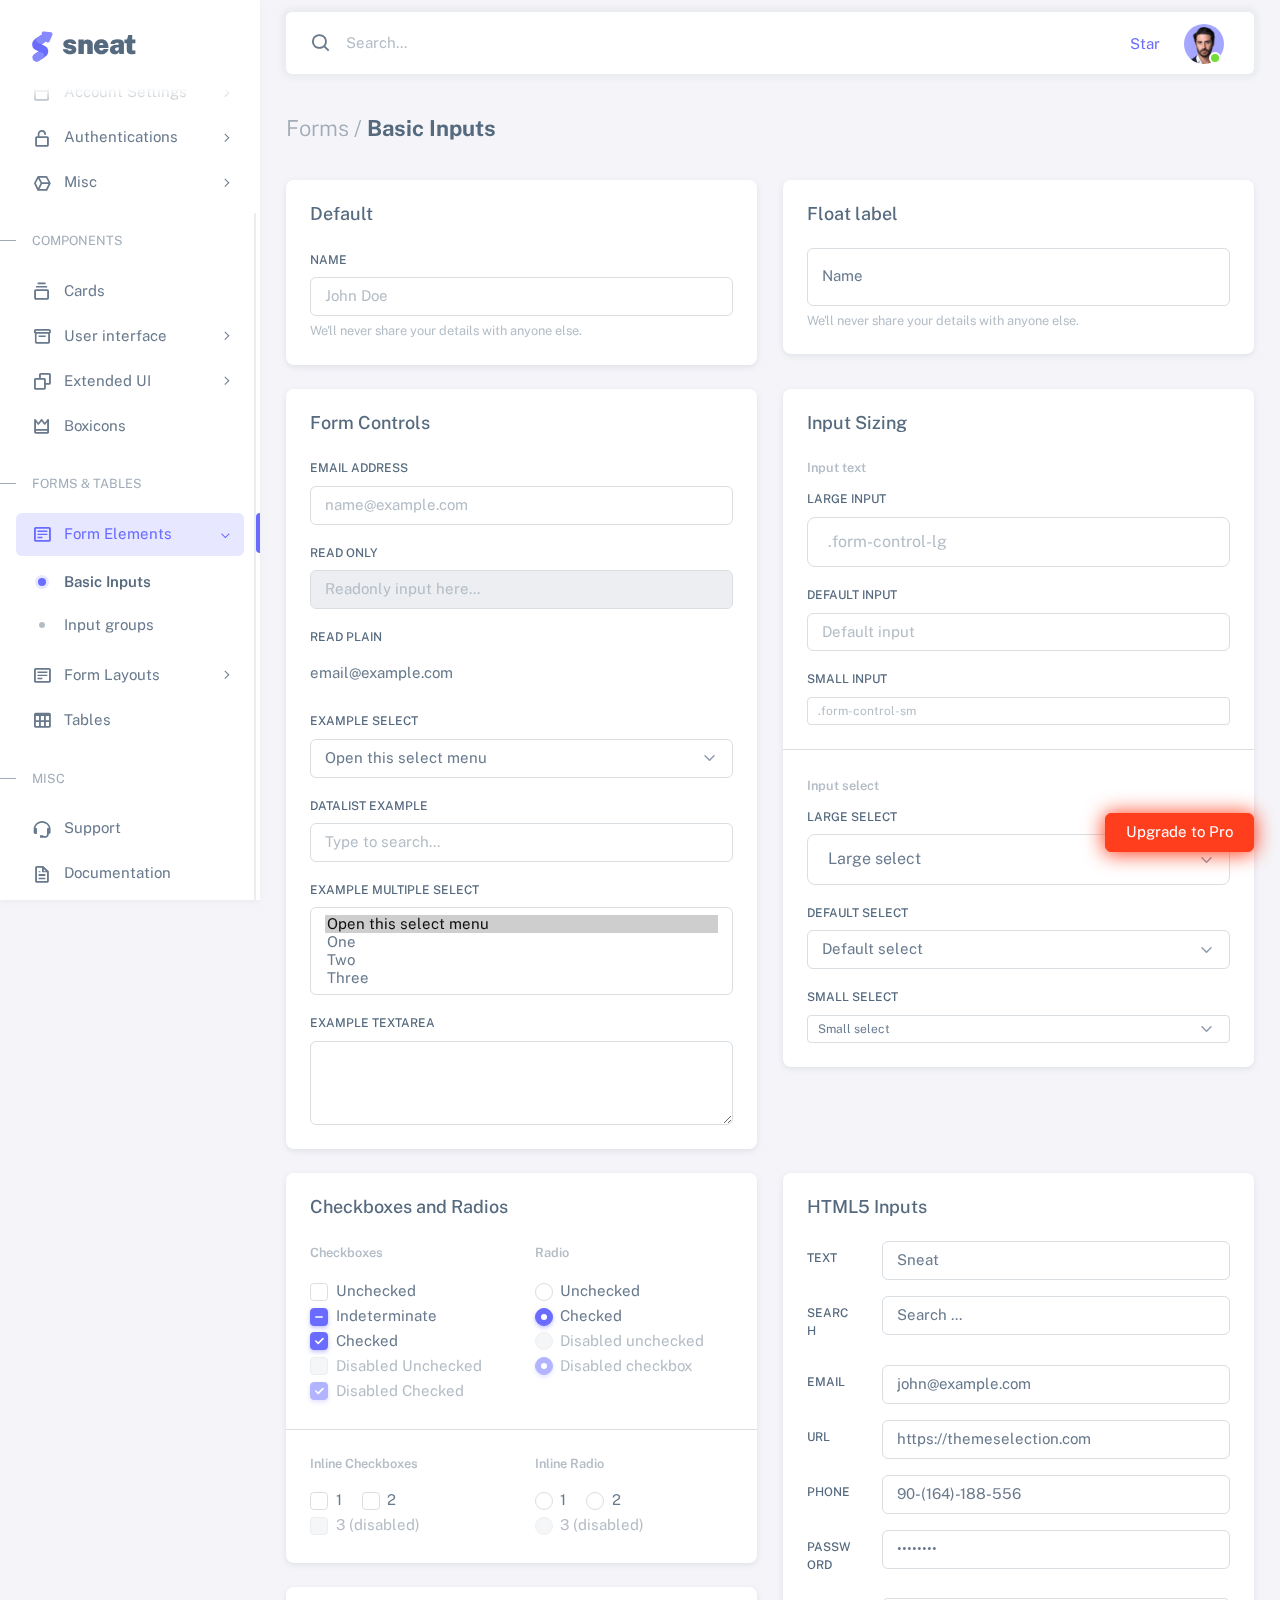
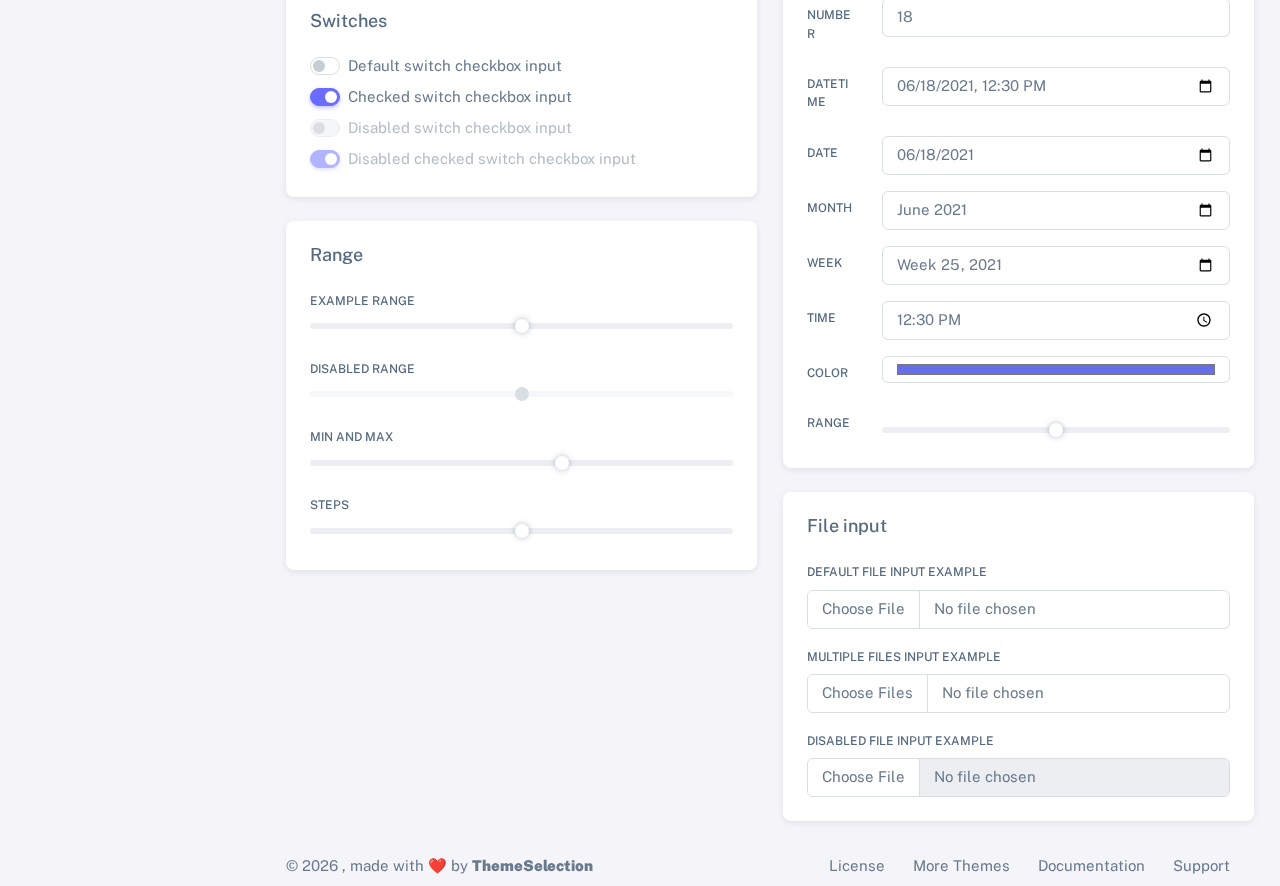
<file: sneat-1.0.0/html/forms-basic-inputs.html>
<!DOCTYPE html>

<!-- =========================================================
* Sneat - Bootstrap 5 HTML Admin Template - Pro | v1.0.0
==============================================================

* Product Page: https://themeselection.com/products/sneat-bootstrap-html-admin-template/
* Created by: ThemeSelection
* License: You must have a valid license purchased in order to legally use the theme for your project.
* Copyright ThemeSelection (https://themeselection.com)

=========================================================
 -->
<!-- beautify ignore:start -->
<html
  lang="en"
  class="light-style layout-menu-fixed"
  dir="ltr"
  data-theme="theme-default"
  data-assets-path="../assets/"
  data-template="vertical-menu-template-free"
>
  <head>
    <meta charset="utf-8" />
    <meta
      name="viewport"
      content="width=device-width, initial-scale=1.0, user-scalable=no, minimum-scale=1.0, maximum-scale=1.0"
    />

    <title>Basic Inputs - Forms | Sneat - Bootstrap 5 HTML Admin Template - Pro</title>

    <meta name="description" content="" />

    <!-- Favicon -->
    <link rel="icon" type="image/x-icon" href="../assets/img/favicon/favicon.ico" />

    <!-- Fonts -->
    <link rel="preconnect" href="https://fonts.googleapis.com" />
    <link rel="preconnect" href="https://fonts.gstatic.com" crossorigin />
    <link
      href="https://fonts.googleapis.com/css2?family=Public+Sans:ital,wght@0,300;0,400;0,500;0,600;0,700;1,300;1,400;1,500;1,600;1,700&display=swap"
      rel="stylesheet"
    />

    <!-- Icons. Uncomment required icon fonts -->
    <link rel="stylesheet" href="../assets/vendor/fonts/boxicons.css" />

    <!-- Core CSS -->
    <link rel="stylesheet" href="../assets/vendor/css/core.css" class="template-customizer-core-css" />
    <link rel="stylesheet" href="../assets/vendor/css/theme-default.css" class="template-customizer-theme-css" />
    <link rel="stylesheet" href="../assets/css/demo.css" />

    <!-- Vendors CSS -->
    <link rel="stylesheet" href="../assets/vendor/libs/perfect-scrollbar/perfect-scrollbar.css" />

    <!-- Page CSS -->

    <!-- Helpers -->
    <script src="../assets/vendor/js/helpers.js"></script>

    <!--! Template customizer & Theme config files MUST be included after core stylesheets and helpers.js in the <head> section -->
    <!--? Config:  Mandatory theme config file contain global vars & default theme options, Set your preferred theme option in this file.  -->
    <script src="../assets/js/config.js"></script>
  </head>

  <body>
    <!-- Layout wrapper -->
    <div class="layout-wrapper layout-content-navbar">
      <div class="layout-container">
        <!-- Menu -->

        <aside id="layout-menu" class="layout-menu menu-vertical menu bg-menu-theme">
          <div class="app-brand demo">
            <a href="index.html" class="app-brand-link">
              <span class="app-brand-logo demo">
                <svg
                  width="25"
                  viewBox="0 0 25 42"
                  version="1.1"
                  xmlns="http://www.w3.org/2000/svg"
                  xmlns:xlink="http://www.w3.org/1999/xlink"
                >
                  <defs>
                    <path
                      d="M13.7918663,0.358365126 L3.39788168,7.44174259 C0.566865006,9.69408886 -0.379795268,12.4788597 0.557900856,15.7960551 C0.68998853,16.2305145 1.09562888,17.7872135 3.12357076,19.2293357 C3.8146334,19.7207684 5.32369333,20.3834223 7.65075054,21.2172976 L7.59773219,21.2525164 L2.63468769,24.5493413 C0.445452254,26.3002124 0.0884951797,28.5083815 1.56381646,31.1738486 C2.83770406,32.8170431 5.20850219,33.2640127 7.09180128,32.5391577 C8.347334,32.0559211 11.4559176,30.0011079 16.4175519,26.3747182 C18.0338572,24.4997857 18.6973423,22.4544883 18.4080071,20.2388261 C17.963753,17.5346866 16.1776345,15.5799961 13.0496516,14.3747546 L10.9194936,13.4715819 L18.6192054,7.984237 L13.7918663,0.358365126 Z"
                      id="path-1"
                    ></path>
                    <path
                      d="M5.47320593,6.00457225 C4.05321814,8.216144 4.36334763,10.0722806 6.40359441,11.5729822 C8.61520715,12.571656 10.0999176,13.2171421 10.8577257,13.5094407 L15.5088241,14.433041 L18.6192054,7.984237 C15.5364148,3.11535317 13.9273018,0.573395879 13.7918663,0.358365126 C13.5790555,0.511491653 10.8061687,2.3935607 5.47320593,6.00457225 Z"
                      id="path-3"
                    ></path>
                    <path
                      d="M7.50063644,21.2294429 L12.3234468,23.3159332 C14.1688022,24.7579751 14.397098,26.4880487 13.008334,28.506154 C11.6195701,30.5242593 10.3099883,31.790241 9.07958868,32.3040991 C5.78142938,33.4346997 4.13234973,34 4.13234973,34 C4.13234973,34 2.75489982,33.0538207 2.37032616e-14,31.1614621 C-0.55822714,27.8186216 -0.55822714,26.0572515 -4.05231404e-15,25.8773518 C0.83734071,25.6075023 2.77988457,22.8248993 3.3049379,22.52991 C3.65497346,22.3332504 5.05353963,21.8997614 7.50063644,21.2294429 Z"
                      id="path-4"
                    ></path>
                    <path
                      d="M20.6,7.13333333 L25.6,13.8 C26.2627417,14.6836556 26.0836556,15.9372583 25.2,16.6 C24.8538077,16.8596443 24.4327404,17 24,17 L14,17 C12.8954305,17 12,16.1045695 12,15 C12,14.5672596 12.1403557,14.1461923 12.4,13.8 L17.4,7.13333333 C18.0627417,6.24967773 19.3163444,6.07059163 20.2,6.73333333 C20.3516113,6.84704183 20.4862915,6.981722 20.6,7.13333333 Z"
                      id="path-5"
                    ></path>
                  </defs>
                  <g id="g-app-brand" stroke="none" stroke-width="1" fill="none" fill-rule="evenodd">
                    <g id="Brand-Logo" transform="translate(-27.000000, -15.000000)">
                      <g id="Icon" transform="translate(27.000000, 15.000000)">
                        <g id="Mask" transform="translate(0.000000, 8.000000)">
                          <mask id="mask-2" fill="white">
                            <use xlink:href="#path-1"></use>
                          </mask>
                          <use fill="#696cff" xlink:href="#path-1"></use>
                          <g id="Path-3" mask="url(#mask-2)">
                            <use fill="#696cff" xlink:href="#path-3"></use>
                            <use fill-opacity="0.2" fill="#FFFFFF" xlink:href="#path-3"></use>
                          </g>
                          <g id="Path-4" mask="url(#mask-2)">
                            <use fill="#696cff" xlink:href="#path-4"></use>
                            <use fill-opacity="0.2" fill="#FFFFFF" xlink:href="#path-4"></use>
                          </g>
                        </g>
                        <g
                          id="Triangle"
                          transform="translate(19.000000, 11.000000) rotate(-300.000000) translate(-19.000000, -11.000000) "
                        >
                          <use fill="#696cff" xlink:href="#path-5"></use>
                          <use fill-opacity="0.2" fill="#FFFFFF" xlink:href="#path-5"></use>
                        </g>
                      </g>
                    </g>
                  </g>
                </svg>
              </span>
              <span class="app-brand-text demo menu-text fw-bolder ms-2">Sneat</span>
            </a>

            <a href="javascript:void(0);" class="layout-menu-toggle menu-link text-large ms-auto d-block d-xl-none">
              <i class="bx bx-chevron-left bx-sm align-middle"></i>
            </a>
          </div>

          <div class="menu-inner-shadow"></div>

          <ul class="menu-inner py-1">
            <!-- Dashboard -->
            <li class="menu-item">
              <a href="index.html" class="menu-link">
                <i class="menu-icon tf-icons bx bx-home-circle"></i>
                <div data-i18n="Analytics">Dashboard</div>
              </a>
            </li>

            <!-- Layouts -->
            <li class="menu-item">
              <a href="javascript:void(0);" class="menu-link menu-toggle">
                <i class="menu-icon tf-icons bx bx-layout"></i>
                <div data-i18n="Layouts">Layouts</div>
              </a>

              <ul class="menu-sub">
                <li class="menu-item">
                  <a href="layouts-without-menu.html" class="menu-link">
                    <div data-i18n="Without menu">Without menu</div>
                  </a>
                </li>
                <li class="menu-item">
                  <a href="layouts-without-navbar.html" class="menu-link">
                    <div data-i18n="Without navbar">Without navbar</div>
                  </a>
                </li>
                <li class="menu-item">
                  <a href="layouts-container.html" class="menu-link">
                    <div data-i18n="Container">Container</div>
                  </a>
                </li>
                <li class="menu-item">
                  <a href="layouts-fluid.html" class="menu-link">
                    <div data-i18n="Fluid">Fluid</div>
                  </a>
                </li>
                <li class="menu-item">
                  <a href="layouts-blank.html" class="menu-link">
                    <div data-i18n="Blank">Blank</div>
                  </a>
                </li>
              </ul>
            </li>

            <li class="menu-header small text-uppercase">
              <span class="menu-header-text">Pages</span>
            </li>
            <li class="menu-item">
              <a href="javascript:void(0);" class="menu-link menu-toggle">
                <i class="menu-icon tf-icons bx bx-dock-top"></i>
                <div data-i18n="Account Settings">Account Settings</div>
              </a>
              <ul class="menu-sub">
                <li class="menu-item">
                  <a href="pages-account-settings-account.html" class="menu-link">
                    <div data-i18n="Account">Account</div>
                  </a>
                </li>
                <li class="menu-item">
                  <a href="pages-account-settings-notifications.html" class="menu-link">
                    <div data-i18n="Notifications">Notifications</div>
                  </a>
                </li>
                <li class="menu-item">
                  <a href="pages-account-settings-connections.html" class="menu-link">
                    <div data-i18n="Connections">Connections</div>
                  </a>
                </li>
              </ul>
            </li>
            <li class="menu-item">
              <a href="javascript:void(0);" class="menu-link menu-toggle">
                <i class="menu-icon tf-icons bx bx-lock-open-alt"></i>
                <div data-i18n="Authentications">Authentications</div>
              </a>
              <ul class="menu-sub">
                <li class="menu-item">
                  <a href="auth-login-basic.html" class="menu-link" target="_blank">
                    <div data-i18n="Basic">Login</div>
                  </a>
                </li>
                <li class="menu-item">
                  <a href="auth-register-basic.html" class="menu-link" target="_blank">
                    <div data-i18n="Basic">Register</div>
                  </a>
                </li>
                <li class="menu-item">
                  <a href="auth-forgot-password-basic.html" class="menu-link" target="_blank">
                    <div data-i18n="Basic">Forgot Password</div>
                  </a>
                </li>
              </ul>
            </li>
            <li class="menu-item">
              <a href="javascript:void(0);" class="menu-link menu-toggle">
                <i class="menu-icon tf-icons bx bx-cube-alt"></i>
                <div data-i18n="Misc">Misc</div>
              </a>
              <ul class="menu-sub">
                <li class="menu-item">
                  <a href="pages-misc-error.html" class="menu-link">
                    <div data-i18n="Error">Error</div>
                  </a>
                </li>
                <li class="menu-item">
                  <a href="pages-misc-under-maintenance.html" class="menu-link">
                    <div data-i18n="Under Maintenance">Under Maintenance</div>
                  </a>
                </li>
              </ul>
            </li>
            <!-- Components -->
            <li class="menu-header small text-uppercase"><span class="menu-header-text">Components</span></li>
            <!-- Cards -->
            <li class="menu-item">
              <a href="cards-basic.html" class="menu-link">
                <i class="menu-icon tf-icons bx bx-collection"></i>
                <div data-i18n="Basic">Cards</div>
              </a>
            </li>
            <!-- User interface -->
            <li class="menu-item">
              <a href="javascript:void(0)" class="menu-link menu-toggle">
                <i class="menu-icon tf-icons bx bx-box"></i>
                <div data-i18n="User interface">User interface</div>
              </a>
              <ul class="menu-sub">
                <li class="menu-item">
                  <a href="ui-accordion.html" class="menu-link">
                    <div data-i18n="Accordion">Accordion</div>
                  </a>
                </li>
                <li class="menu-item">
                  <a href="ui-alerts.html" class="menu-link">
                    <div data-i18n="Alerts">Alerts</div>
                  </a>
                </li>
                <li class="menu-item">
                  <a href="ui-badges.html" class="menu-link">
                    <div data-i18n="Badges">Badges</div>
                  </a>
                </li>
                <li class="menu-item">
                  <a href="ui-buttons.html" class="menu-link">
                    <div data-i18n="Buttons">Buttons</div>
                  </a>
                </li>
                <li class="menu-item">
                  <a href="ui-carousel.html" class="menu-link">
                    <div data-i18n="Carousel">Carousel</div>
                  </a>
                </li>
                <li class="menu-item">
                  <a href="ui-collapse.html" class="menu-link">
                    <div data-i18n="Collapse">Collapse</div>
                  </a>
                </li>
                <li class="menu-item">
                  <a href="ui-dropdowns.html" class="menu-link">
                    <div data-i18n="Dropdowns">Dropdowns</div>
                  </a>
                </li>
                <li class="menu-item">
                  <a href="ui-footer.html" class="menu-link">
                    <div data-i18n="Footer">Footer</div>
                  </a>
                </li>
                <li class="menu-item">
                  <a href="ui-list-groups.html" class="menu-link">
                    <div data-i18n="List Groups">List groups</div>
                  </a>
                </li>
                <li class="menu-item">
                  <a href="ui-modals.html" class="menu-link">
                    <div data-i18n="Modals">Modals</div>
                  </a>
                </li>
                <li class="menu-item">
                  <a href="ui-navbar.html" class="menu-link">
                    <div data-i18n="Navbar">Navbar</div>
                  </a>
                </li>
                <li class="menu-item">
                  <a href="ui-offcanvas.html" class="menu-link">
                    <div data-i18n="Offcanvas">Offcanvas</div>
                  </a>
                </li>
                <li class="menu-item">
                  <a href="ui-pagination-breadcrumbs.html" class="menu-link">
                    <div data-i18n="Pagination &amp; Breadcrumbs">Pagination &amp; Breadcrumbs</div>
                  </a>
                </li>
                <li class="menu-item">
                  <a href="ui-progress.html" class="menu-link">
                    <div data-i18n="Progress">Progress</div>
                  </a>
                </li>
                <li class="menu-item">
                  <a href="ui-spinners.html" class="menu-link">
                    <div data-i18n="Spinners">Spinners</div>
                  </a>
                </li>
                <li class="menu-item">
                  <a href="ui-tabs-pills.html" class="menu-link">
                    <div data-i18n="Tabs &amp; Pills">Tabs &amp; Pills</div>
                  </a>
                </li>
                <li class="menu-item">
                  <a href="ui-toasts.html" class="menu-link">
                    <div data-i18n="Toasts">Toasts</div>
                  </a>
                </li>
                <li class="menu-item">
                  <a href="ui-tooltips-popovers.html" class="menu-link">
                    <div data-i18n="Tooltips & Popovers">Tooltips &amp; popovers</div>
                  </a>
                </li>
                <li class="menu-item">
                  <a href="ui-typography.html" class="menu-link">
                    <div data-i18n="Typography">Typography</div>
                  </a>
                </li>
              </ul>
            </li>

            <!-- Extended components -->
            <li class="menu-item">
              <a href="javascript:void(0)" class="menu-link menu-toggle">
                <i class="menu-icon tf-icons bx bx-copy"></i>
                <div data-i18n="Extended UI">Extended UI</div>
              </a>
              <ul class="menu-sub">
                <li class="menu-item">
                  <a href="extended-ui-perfect-scrollbar.html" class="menu-link">
                    <div data-i18n="Perfect Scrollbar">Perfect scrollbar</div>
                  </a>
                </li>
                <li class="menu-item">
                  <a href="extended-ui-text-divider.html" class="menu-link">
                    <div data-i18n="Text Divider">Text Divider</div>
                  </a>
                </li>
              </ul>
            </li>

            <li class="menu-item">
              <a href="icons-boxicons.html" class="menu-link">
                <i class="menu-icon tf-icons bx bx-crown"></i>
                <div data-i18n="Boxicons">Boxicons</div>
              </a>
            </li>

            <!-- Forms & Tables -->
            <li class="menu-header small text-uppercase"><span class="menu-header-text">Forms &amp; Tables</span></li>
            <!-- Forms -->
            <li class="menu-item active open">
              <a href="javascript:void(0);" class="menu-link menu-toggle">
                <i class="menu-icon tf-icons bx bx-detail"></i>
                <div data-i18n="Form Elements">Form Elements</div>
              </a>
              <ul class="menu-sub">
                <li class="menu-item active">
                  <a href="forms-basic-inputs.html" class="menu-link">
                    <div data-i18n="Basic Inputs">Basic Inputs</div>
                  </a>
                </li>
                <li class="menu-item">
                  <a href="forms-input-groups.html" class="menu-link">
                    <div data-i18n="Input groups">Input groups</div>
                  </a>
                </li>
              </ul>
            </li>
            <li class="menu-item">
              <a href="javascript:void(0);" class="menu-link menu-toggle">
                <i class="menu-icon tf-icons bx bx-detail"></i>
                <div data-i18n="Form Layouts">Form Layouts</div>
              </a>
              <ul class="menu-sub">
                <li class="menu-item">
                  <a href="form-layouts-vertical.html" class="menu-link">
                    <div data-i18n="Vertical Form">Vertical Form</div>
                  </a>
                </li>
                <li class="menu-item">
                  <a href="form-layouts-horizontal.html" class="menu-link">
                    <div data-i18n="Horizontal Form">Horizontal Form</div>
                  </a>
                </li>
              </ul>
            </li>
            <!-- Tables -->
            <li class="menu-item">
              <a href="tables-basic.html" class="menu-link">
                <i class="menu-icon tf-icons bx bx-table"></i>
                <div data-i18n="Tables">Tables</div>
              </a>
            </li>
            <!-- Misc -->
            <li class="menu-header small text-uppercase"><span class="menu-header-text">Misc</span></li>
            <li class="menu-item">
              <a
                href="https://github.com/themeselection/sneat-html-admin-template-free/issues"
                target="_blank"
                class="menu-link"
              >
                <i class="menu-icon tf-icons bx bx-support"></i>
                <div data-i18n="Support">Support</div>
              </a>
            </li>
            <li class="menu-item">
              <a
                href="https://themeselection.com/demo/sneat-bootstrap-html-admin-template/documentation/"
                target="_blank"
                class="menu-link"
              >
                <i class="menu-icon tf-icons bx bx-file"></i>
                <div data-i18n="Documentation">Documentation</div>
              </a>
            </li>
          </ul>
        </aside>
        <!-- / Menu -->

        <!-- Layout container -->
        <div class="layout-page">
          <!-- Navbar -->

          <nav
            class="layout-navbar container-xxl navbar navbar-expand-xl navbar-detached align-items-center bg-navbar-theme"
            id="layout-navbar"
          >
            <div class="layout-menu-toggle navbar-nav align-items-xl-center me-3 me-xl-0 d-xl-none">
              <a class="nav-item nav-link px-0 me-xl-4" href="javascript:void(0)">
                <i class="bx bx-menu bx-sm"></i>
              </a>
            </div>

            <div class="navbar-nav-right d-flex align-items-center" id="navbar-collapse">
              <!-- Search -->
              <div class="navbar-nav align-items-center">
                <div class="nav-item d-flex align-items-center">
                  <i class="bx bx-search fs-4 lh-0"></i>
                  <input
                    type="text"
                    class="form-control border-0 shadow-none"
                    placeholder="Search..."
                    aria-label="Search..."
                  />
                </div>
              </div>
              <!-- /Search -->

              <ul class="navbar-nav flex-row align-items-center ms-auto">
                <!-- Place this tag where you want the button to render. -->
                <li class="nav-item lh-1 me-3">
                  <a
                    class="github-button"
                    href="https://github.com/themeselection/sneat-html-admin-template-free"
                    data-icon="octicon-star"
                    data-size="large"
                    data-show-count="true"
                    aria-label="Star themeselection/sneat-html-admin-template-free on GitHub"
                    >Star</a
                  >
                </li>

                <!-- User -->
                <li class="nav-item navbar-dropdown dropdown-user dropdown">
                  <a class="nav-link dropdown-toggle hide-arrow" href="javascript:void(0);" data-bs-toggle="dropdown">
                    <div class="avatar avatar-online">
                      <img src="../assets/img/avatars/1.png" alt class="w-px-40 h-auto rounded-circle" />
                    </div>
                  </a>
                  <ul class="dropdown-menu dropdown-menu-end">
                    <li>
                      <a class="dropdown-item" href="#">
                        <div class="d-flex">
                          <div class="flex-shrink-0 me-3">
                            <div class="avatar avatar-online">
                              <img src="../assets/img/avatars/1.png" alt class="w-px-40 h-auto rounded-circle" />
                            </div>
                          </div>
                          <div class="flex-grow-1">
                            <span class="fw-semibold d-block">John Doe</span>
                            <small class="text-muted">Admin</small>
                          </div>
                        </div>
                      </a>
                    </li>
                    <li>
                      <div class="dropdown-divider"></div>
                    </li>
                    <li>
                      <a class="dropdown-item" href="#">
                        <i class="bx bx-user me-2"></i>
                        <span class="align-middle">My Profile</span>
                      </a>
                    </li>
                    <li>
                      <a class="dropdown-item" href="#">
                        <i class="bx bx-cog me-2"></i>
                        <span class="align-middle">Settings</span>
                      </a>
                    </li>
                    <li>
                      <a class="dropdown-item" href="#">
                        <span class="d-flex align-items-center align-middle">
                          <i class="flex-shrink-0 bx bx-credit-card me-2"></i>
                          <span class="flex-grow-1 align-middle">Billing</span>
                          <span class="flex-shrink-0 badge badge-center rounded-pill bg-danger w-px-20 h-px-20">4</span>
                        </span>
                      </a>
                    </li>
                    <li>
                      <div class="dropdown-divider"></div>
                    </li>
                    <li>
                      <a class="dropdown-item" href="auth-login-basic.html">
                        <i class="bx bx-power-off me-2"></i>
                        <span class="align-middle">Log Out</span>
                      </a>
                    </li>
                  </ul>
                </li>
                <!--/ User -->
              </ul>
            </div>
          </nav>

          <!-- / Navbar -->

          <!-- Content wrapper -->
          <div class="content-wrapper">
            <!-- Content -->

            <div class="container-xxl flex-grow-1 container-p-y">
              <h4 class="fw-bold py-3 mb-4"><span class="text-muted fw-light">Forms /</span> Basic Inputs</h4>

              <div class="row">
                <div class="col-md-6">
                  <div class="card mb-4">
                    <h5 class="card-header">Default</h5>
                    <div class="card-body">
                      <div>
                        <label for="defaultFormControlInput" class="form-label">Name</label>
                        <input
                          type="text"
                          class="form-control"
                          id="defaultFormControlInput"
                          placeholder="John Doe"
                          aria-describedby="defaultFormControlHelp"
                        />
                        <div id="defaultFormControlHelp" class="form-text">
                          We'll never share your details with anyone else.
                        </div>
                      </div>
                    </div>
                  </div>
                </div>
                <div class="col-md-6">
                  <div class="card mb-4">
                    <h5 class="card-header">Float label</h5>
                    <div class="card-body">
                      <div class="form-floating">
                        <input
                          type="text"
                          class="form-control"
                          id="floatingInput"
                          placeholder="John Doe"
                          aria-describedby="floatingInputHelp"
                        />
                        <label for="floatingInput">Name</label>
                        <div id="floatingInputHelp" class="form-text">
                          We'll never share your details with anyone else.
                        </div>
                      </div>
                    </div>
                  </div>
                </div>

                <!-- Form controls -->
                <div class="col-md-6">
                  <div class="card mb-4">
                    <h5 class="card-header">Form Controls</h5>
                    <div class="card-body">
                      <div class="mb-3">
                        <label for="exampleFormControlInput1" class="form-label">Email address</label>
                        <input
                          type="email"
                          class="form-control"
                          id="exampleFormControlInput1"
                          placeholder="name@example.com"
                        />
                      </div>
                      <div class="mb-3">
                        <label for="exampleFormControlReadOnlyInput1" class="form-label">Read only</label>
                        <input
                          class="form-control"
                          type="text"
                          id="exampleFormControlReadOnlyInput1"
                          placeholder="Readonly input here..."
                          readonly
                        />
                      </div>
                      <div class="mb-3">
                        <label for="exampleFormControlReadOnlyInputPlain1" class="form-label">Read plain</label>
                        <input
                          type="text"
                          readonly
                          class="form-control-plaintext"
                          id="exampleFormControlReadOnlyInputPlain1"
                          value="email@example.com"
                        />
                      </div>
                      <div class="mb-3">
                        <label for="exampleFormControlSelect1" class="form-label">Example select</label>
                        <select class="form-select" id="exampleFormControlSelect1" aria-label="Default select example">
                          <option selected>Open this select menu</option>
                          <option value="1">One</option>
                          <option value="2">Two</option>
                          <option value="3">Three</option>
                        </select>
                      </div>
                      <div class="mb-3">
                        <label for="exampleDataList" class="form-label">Datalist example</label>
                        <input
                          class="form-control"
                          list="datalistOptions"
                          id="exampleDataList"
                          placeholder="Type to search..."
                        />
                        <datalist id="datalistOptions">
                          <option value="San Francisco"></option>
                          <option value="New York"></option>
                          <option value="Seattle"></option>
                          <option value="Los Angeles"></option>
                          <option value="Chicago"></option>
                        </datalist>
                      </div>
                      <div class="mb-3">
                        <label for="exampleFormControlSelect2" class="form-label">Example multiple select</label>
                        <select
                          multiple
                          class="form-select"
                          id="exampleFormControlSelect2"
                          aria-label="Multiple select example"
                        >
                          <option selected>Open this select menu</option>
                          <option value="1">One</option>
                          <option value="2">Two</option>
                          <option value="3">Three</option>
                        </select>
                      </div>
                      <div>
                        <label for="exampleFormControlTextarea1" class="form-label">Example textarea</label>
                        <textarea class="form-control" id="exampleFormControlTextarea1" rows="3"></textarea>
                      </div>
                    </div>
                  </div>
                </div>

                <!-- Input Sizing -->
                <div class="col-md-6">
                  <div class="card mb-4">
                    <h5 class="card-header">Input Sizing</h5>
                    <div class="card-body">
                      <small class="text-light fw-semibold">Input text</small>

                      <div class="mt-2 mb-3">
                        <label for="largeInput" class="form-label">Large input</label>
                        <input
                          id="largeInput"
                          class="form-control form-control-lg"
                          type="text"
                          placeholder=".form-control-lg"
                        />
                      </div>
                      <div class="mb-3">
                        <label for="defaultInput" class="form-label">Default input</label>
                        <input id="defaultInput" class="form-control" type="text" placeholder="Default input" />
                      </div>
                      <div>
                        <label for="smallInput" class="form-label">Small input</label>
                        <input
                          id="smallInput"
                          class="form-control form-control-sm"
                          type="text"
                          placeholder=".form-control-sm"
                        />
                      </div>
                    </div>
                    <hr class="m-0" />
                    <div class="card-body">
                      <small class="text-light fw-semibold">Input select</small>
                      <div class="mt-2 mb-3">
                        <label for="largeSelect" class="form-label">Large select</label>
                        <select id="largeSelect" class="form-select form-select-lg">
                          <option>Large select</option>
                          <option value="1">One</option>
                          <option value="2">Two</option>
                          <option value="3">Three</option>
                        </select>
                      </div>
                      <div class="mb-3">
                        <label for="defaultSelect" class="form-label">Default select</label>
                        <select id="defaultSelect" class="form-select">
                          <option>Default select</option>
                          <option value="1">One</option>
                          <option value="2">Two</option>
                          <option value="3">Three</option>
                        </select>
                      </div>
                      <div>
                        <label for="smallSelect" class="form-label">Small select</label>
                        <select id="smallSelect" class="form-select form-select-sm">
                          <option>Small select</option>
                          <option value="1">One</option>
                          <option value="2">Two</option>
                          <option value="3">Three</option>
                        </select>
                      </div>
                    </div>
                  </div>
                </div>

                <!-- Default Checkboxes and radios & Default checkboxes and radios -->
                <div class="col-xl-6">
                  <div class="card mb-4">
                    <h5 class="card-header">Checkboxes and Radios</h5>
                    <!-- Checkboxes and Radios -->
                    <div class="card-body">
                      <div class="row gy-3">
                        <div class="col-md">
                          <small class="text-light fw-semibold">Checkboxes</small>
                          <div class="form-check mt-3">
                            <input class="form-check-input" type="checkbox" value="" id="defaultCheck1" />
                            <label class="form-check-label" for="defaultCheck1"> Unchecked </label>
                          </div>
                          <div class="form-check">
                            <input class="form-check-input" type="checkbox" value="" id="defaultCheck2" checked />
                            <label class="form-check-label" for="defaultCheck2"> Indeterminate </label>
                          </div>
                          <div class="form-check">
                            <input class="form-check-input" type="checkbox" value="" id="defaultCheck3" checked />
                            <label class="form-check-label" for="defaultCheck3"> Checked </label>
                          </div>
                          <div class="form-check">
                            <input class="form-check-input" type="checkbox" value="" id="disabledCheck1" disabled />
                            <label class="form-check-label" for="disabledCheck1"> Disabled Unchecked </label>
                          </div>
                          <div class="form-check">
                            <input
                              class="form-check-input"
                              type="checkbox"
                              value=""
                              id="disabledCheck2"
                              disabled
                              checked
                            />
                            <label class="form-check-label" for="disabledCheck2"> Disabled Checked </label>
                          </div>
                        </div>
                        <div class="col-md">
                          <small class="text-light fw-semibold">Radio</small>
                          <div class="form-check mt-3">
                            <input
                              name="default-radio-1"
                              class="form-check-input"
                              type="radio"
                              value=""
                              id="defaultRadio1"
                            />
                            <label class="form-check-label" for="defaultRadio1"> Unchecked </label>
                          </div>
                          <div class="form-check">
                            <input
                              name="default-radio-1"
                              class="form-check-input"
                              type="radio"
                              value=""
                              id="defaultRadio2"
                              checked
                            />
                            <label class="form-check-label" for="defaultRadio2"> Checked </label>
                          </div>
                          <div class="form-check">
                            <input class="form-check-input" type="radio" value="" id="disabledRadio1" disabled />
                            <label class="form-check-label" for="disabledRadio1"> Disabled unchecked </label>
                          </div>
                          <div class="form-check">
                            <input
                              class="form-check-input"
                              type="radio"
                              value=""
                              id="disabledRadio2"
                              disabled
                              checked
                            />
                            <label class="form-check-label" for="disabledRadio2"> Disabled checkbox </label>
                          </div>
                        </div>
                      </div>
                    </div>
                    <hr class="m-0" />
                    <!-- Inline Checkboxes -->
                    <div class="card-body">
                      <div class="row gy-3">
                        <div class="col-md">
                          <small class="text-light fw-semibold d-block">Inline Checkboxes</small>
                          <div class="form-check form-check-inline mt-3">
                            <input class="form-check-input" type="checkbox" id="inlineCheckbox1" value="option1" />
                            <label class="form-check-label" for="inlineCheckbox1">1</label>
                          </div>
                          <div class="form-check form-check-inline">
                            <input class="form-check-input" type="checkbox" id="inlineCheckbox2" value="option2" />
                            <label class="form-check-label" for="inlineCheckbox2">2</label>
                          </div>
                          <div class="form-check form-check-inline">
                            <input
                              class="form-check-input"
                              type="checkbox"
                              id="inlineCheckbox3"
                              value="option3"
                              disabled
                            />
                            <label class="form-check-label" for="inlineCheckbox3">3 (disabled)</label>
                          </div>
                        </div>
                        <div class="col-md">
                          <small class="text-light fw-semibold d-block">Inline Radio</small>
                          <div class="form-check form-check-inline mt-3">
                            <input
                              class="form-check-input"
                              type="radio"
                              name="inlineRadioOptions"
                              id="inlineRadio1"
                              value="option1"
                            />
                            <label class="form-check-label" for="inlineRadio1">1</label>
                          </div>
                          <div class="form-check form-check-inline">
                            <input
                              class="form-check-input"
                              type="radio"
                              name="inlineRadioOptions"
                              id="inlineRadio2"
                              value="option2"
                            />
                            <label class="form-check-label" for="inlineRadio2">2</label>
                          </div>
                          <div class="form-check form-check-inline">
                            <input
                              class="form-check-input"
                              type="radio"
                              name="inlineRadioOptions"
                              id="inlineRadio3"
                              value="option3"
                              disabled
                            />
                            <label class="form-check-label" for="inlineRadio3">3 (disabled)</label>
                          </div>
                        </div>
                      </div>
                    </div>
                  </div>

                  <!-- Switches -->
                  <div class="card mb-4">
                    <h5 class="card-header">Switches</h5>
                    <div class="card-body">
                      <div class="form-check form-switch mb-2">
                        <input class="form-check-input" type="checkbox" id="flexSwitchCheckDefault" />
                        <label class="form-check-label" for="flexSwitchCheckDefault"
                          >Default switch checkbox input</label
                        >
                      </div>
                      <div class="form-check form-switch mb-2">
                        <input class="form-check-input" type="checkbox" id="flexSwitchCheckChecked" checked />
                        <label class="form-check-label" for="flexSwitchCheckChecked"
                          >Checked switch checkbox input</label
                        >
                      </div>
                      <div class="form-check form-switch mb-2">
                        <input class="form-check-input" type="checkbox" id="flexSwitchCheckDisabled" disabled />
                        <label class="form-check-label" for="flexSwitchCheckDisabled"
                          >Disabled switch checkbox input</label
                        >
                      </div>
                      <div class="form-check form-switch">
                        <input
                          class="form-check-input"
                          type="checkbox"
                          id="flexSwitchCheckCheckedDisabled"
                          checked
                          disabled
                        />
                        <label class="form-check-label" for="flexSwitchCheckCheckedDisabled"
                          >Disabled checked switch checkbox input</label
                        >
                      </div>
                    </div>
                  </div>

                  <!-- Range -->
                  <div class="card mb-4 mb-xl-0">
                    <h5 class="card-header">Range</h5>
                    <div class="card-body">
                      <div class="mb-3">
                        <label for="formRange1" class="form-label">Example range</label>
                        <input type="range" class="form-range" id="formRange1" />
                      </div>
                      <div class="mb-3">
                        <label for="disabledRange" class="form-label">Disabled range</label>
                        <input type="range" class="form-range" id="disabledRange" disabled />
                      </div>
                      <div class="mb-3">
                        <label for="formRange2" class="form-label">Min and max</label>
                        <input type="range" class="form-range" min="0" max="5" id="formRange2" />
                      </div>
                      <div>
                        <label for="formRange3" class="form-label">Steps</label>
                        <input type="range" class="form-range" min="0" max="5" step="0.5" id="formRange3" />
                      </div>
                    </div>
                  </div>
                </div>

                <div class="col-xl-6">
                  <!-- HTML5 Inputs -->
                  <div class="card mb-4">
                    <h5 class="card-header">HTML5 Inputs</h5>
                    <div class="card-body">
                      <div class="mb-3 row">
                        <label for="html5-text-input" class="col-md-2 col-form-label">Text</label>
                        <div class="col-md-10">
                          <input class="form-control" type="text" value="Sneat" id="html5-text-input" />
                        </div>
                      </div>
                      <div class="mb-3 row">
                        <label for="html5-search-input" class="col-md-2 col-form-label">Search</label>
                        <div class="col-md-10">
                          <input class="form-control" type="search" value="Search ..." id="html5-search-input" />
                        </div>
                      </div>
                      <div class="mb-3 row">
                        <label for="html5-email-input" class="col-md-2 col-form-label">Email</label>
                        <div class="col-md-10">
                          <input class="form-control" type="email" value="john@example.com" id="html5-email-input" />
                        </div>
                      </div>
                      <div class="mb-3 row">
                        <label for="html5-url-input" class="col-md-2 col-form-label">URL</label>
                        <div class="col-md-10">
                          <input
                            class="form-control"
                            type="url"
                            value="https://themeselection.com"
                            id="html5-url-input"
                          />
                        </div>
                      </div>
                      <div class="mb-3 row">
                        <label for="html5-tel-input" class="col-md-2 col-form-label">Phone</label>
                        <div class="col-md-10">
                          <input class="form-control" type="tel" value="90-(164)-188-556" id="html5-tel-input" />
                        </div>
                      </div>
                      <div class="mb-3 row">
                        <label for="html5-password-input" class="col-md-2 col-form-label">Password</label>
                        <div class="col-md-10">
                          <input class="form-control" type="password" value="password" id="html5-password-input" />
                        </div>
                      </div>
                      <div class="mb-3 row">
                        <label for="html5-number-input" class="col-md-2 col-form-label">Number</label>
                        <div class="col-md-10">
                          <input class="form-control" type="number" value="18" id="html5-number-input" />
                        </div>
                      </div>
                      <div class="mb-3 row">
                        <label for="html5-datetime-local-input" class="col-md-2 col-form-label">Datetime</label>
                        <div class="col-md-10">
                          <input
                            class="form-control"
                            type="datetime-local"
                            value="2021-06-18T12:30:00"
                            id="html5-datetime-local-input"
                          />
                        </div>
                      </div>
                      <div class="mb-3 row">
                        <label for="html5-date-input" class="col-md-2 col-form-label">Date</label>
                        <div class="col-md-10">
                          <input class="form-control" type="date" value="2021-06-18" id="html5-date-input" />
                        </div>
                      </div>
                      <div class="mb-3 row">
                        <label for="html5-month-input" class="col-md-2 col-form-label">Month</label>
                        <div class="col-md-10">
                          <input class="form-control" type="month" value="2021-06" id="html5-month-input" />
                        </div>
                      </div>
                      <div class="mb-3 row">
                        <label for="html5-week-input" class="col-md-2 col-form-label">Week</label>
                        <div class="col-md-10">
                          <input class="form-control" type="week" value="2021-W25" id="html5-week-input" />
                        </div>
                      </div>
                      <div class="mb-3 row">
                        <label for="html5-time-input" class="col-md-2 col-form-label">Time</label>
                        <div class="col-md-10">
                          <input class="form-control" type="time" value="12:30:00" id="html5-time-input" />
                        </div>
                      </div>
                      <div class="mb-3 row">
                        <label for="html5-color-input" class="col-md-2 col-form-label">Color</label>
                        <div class="col-md-10">
                          <input class="form-control" type="color" value="#666EE8" id="html5-color-input" />
                        </div>
                      </div>
                      <div class="row">
                        <label for="html5-range" class="col-md-2 col-form-label">Range</label>
                        <div class="col-md-10">
                          <input type="range" class="form-range mt-3" id="html5-range" />
                        </div>
                      </div>
                    </div>
                  </div>

                  <!-- File input -->
                  <div class="card">
                    <h5 class="card-header">File input</h5>
                    <div class="card-body">
                      <div class="mb-3">
                        <label for="formFile" class="form-label">Default file input example</label>
                        <input class="form-control" type="file" id="formFile" />
                      </div>
                      <div class="mb-3">
                        <label for="formFileMultiple" class="form-label">Multiple files input example</label>
                        <input class="form-control" type="file" id="formFileMultiple" multiple />
                      </div>
                      <div>
                        <label for="formFileDisabled" class="form-label">Disabled file input example</label>
                        <input class="form-control" type="file" id="formFileDisabled" disabled />
                      </div>
                    </div>
                  </div>
                </div>
              </div>
            </div>
            <!-- / Content -->

            <!-- Footer -->
            <footer class="content-footer footer bg-footer-theme">
              <div class="container-xxl d-flex flex-wrap justify-content-between py-2 flex-md-row flex-column">
                <div class="mb-2 mb-md-0">
                  ©
                  <script>
                    document.write(new Date().getFullYear());
                  </script>
                  , made with ❤️ by
                  <a href="https://themeselection.com" target="_blank" class="footer-link fw-bolder">ThemeSelection</a>
                </div>
                <div>
                  <a href="https://themeselection.com/license/" class="footer-link me-4" target="_blank">License</a>
                  <a href="https://themeselection.com/" target="_blank" class="footer-link me-4">More Themes</a>

                  <a
                    href="https://themeselection.com/demo/sneat-bootstrap-html-admin-template/documentation/"
                    target="_blank"
                    class="footer-link me-4"
                    >Documentation</a
                  >

                  <a
                    href="https://github.com/themeselection/sneat-html-admin-template-free/issues"
                    target="_blank"
                    class="footer-link me-4"
                    >Support</a
                  >
                </div>
              </div>
            </footer>
            <!-- / Footer -->

            <div class="content-backdrop fade"></div>
          </div>
          <!-- Content wrapper -->
        </div>
        <!-- / Layout page -->
      </div>

      <!-- Overlay -->
      <div class="layout-overlay layout-menu-toggle"></div>
    </div>
    <!-- / Layout wrapper -->

    <div class="buy-now">
      <a
        href="https://themeselection.com/products/sneat-bootstrap-html-admin-template/"
        target="_blank"
        class="btn btn-danger btn-buy-now"
        >Upgrade to Pro</a
      >
    </div>

    <!-- Core JS -->
    <!-- build:js assets/vendor/js/core.js -->
    <script src="../assets/vendor/libs/jquery/jquery.js"></script>
    <script src="../assets/vendor/libs/popper/popper.js"></script>
    <script src="../assets/vendor/js/bootstrap.js"></script>
    <script src="../assets/vendor/libs/perfect-scrollbar/perfect-scrollbar.js"></script>

    <script src="../assets/vendor/js/menu.js"></script>
    <!-- endbuild -->

    <!-- Vendors JS -->

    <!-- Main JS -->
    <script src="../assets/js/main.js"></script>

    <!-- Page JS -->

    <script src="../assets/js/form-basic-inputs.js"></script>

    <!-- Place this tag in your head or just before your close body tag. -->
    <script async defer src="https://buttons.github.io/buttons.js"></script>
  </body>
</html>
</file>
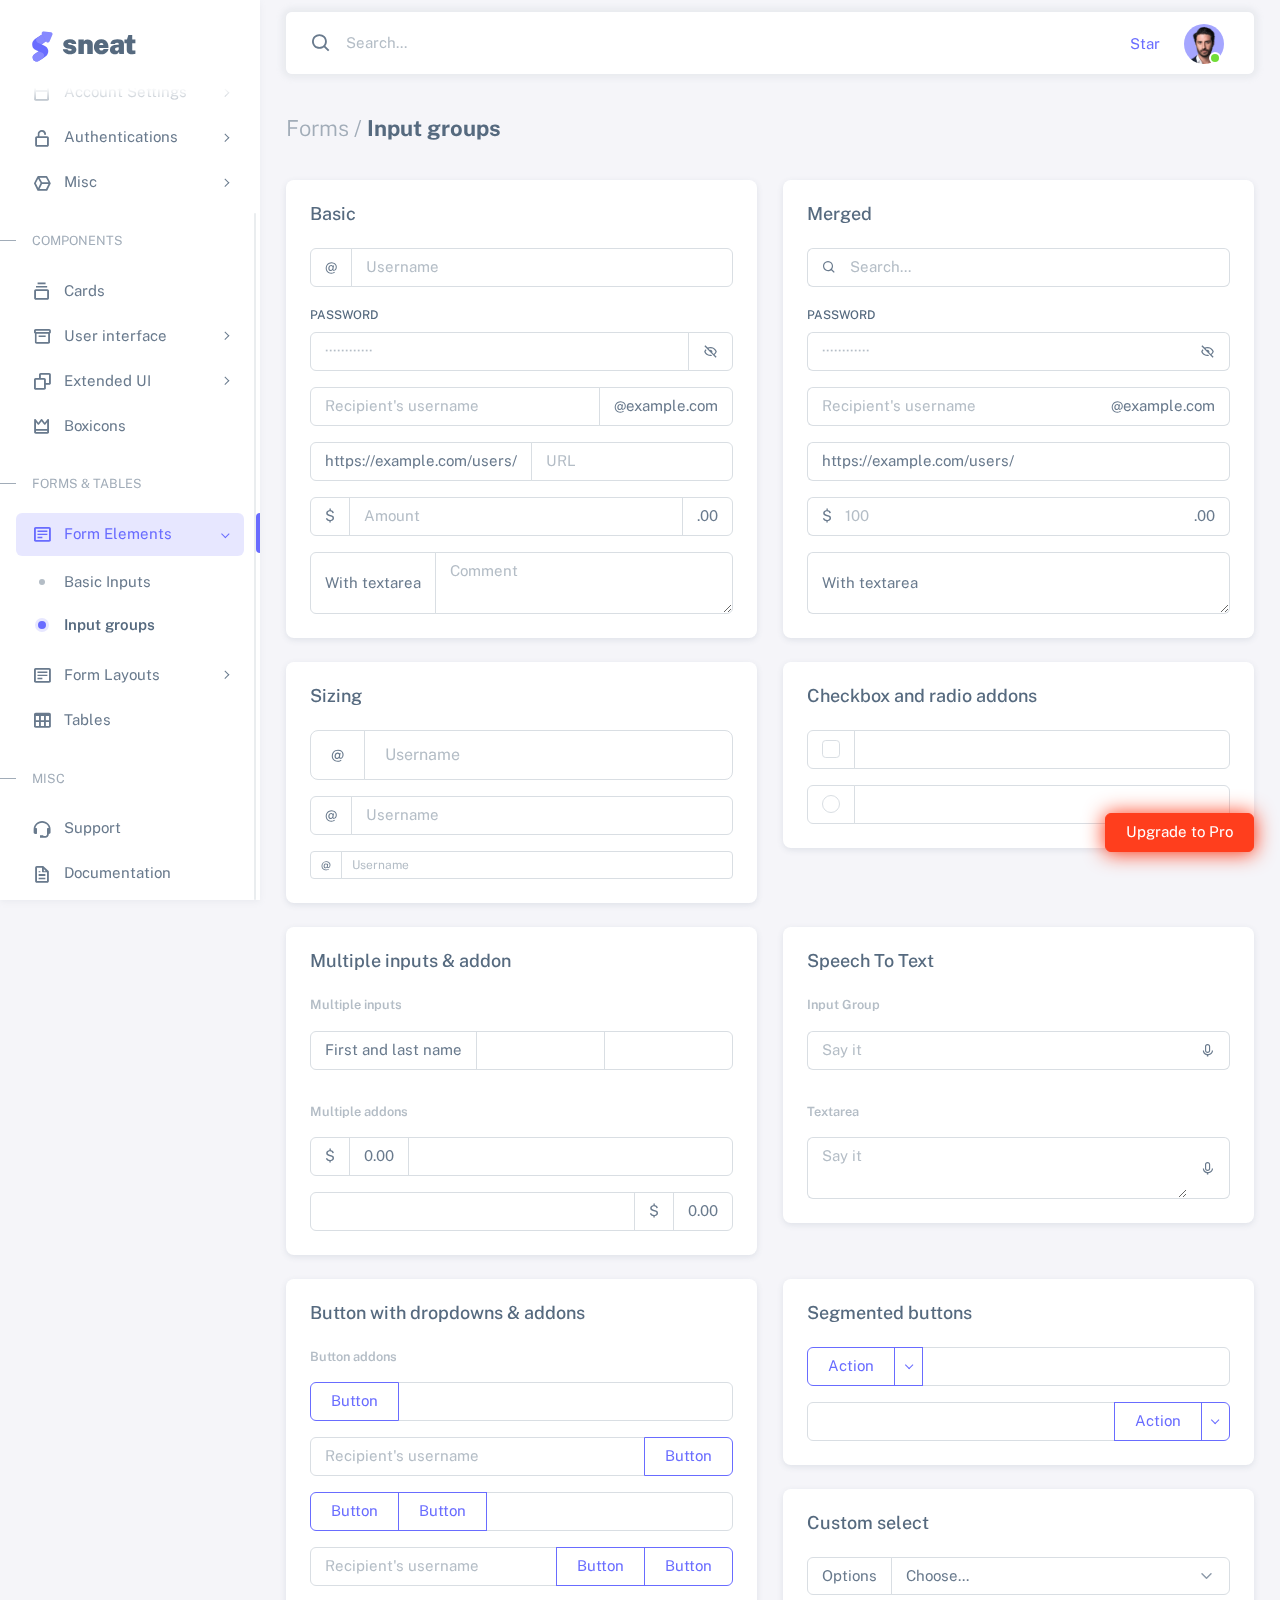
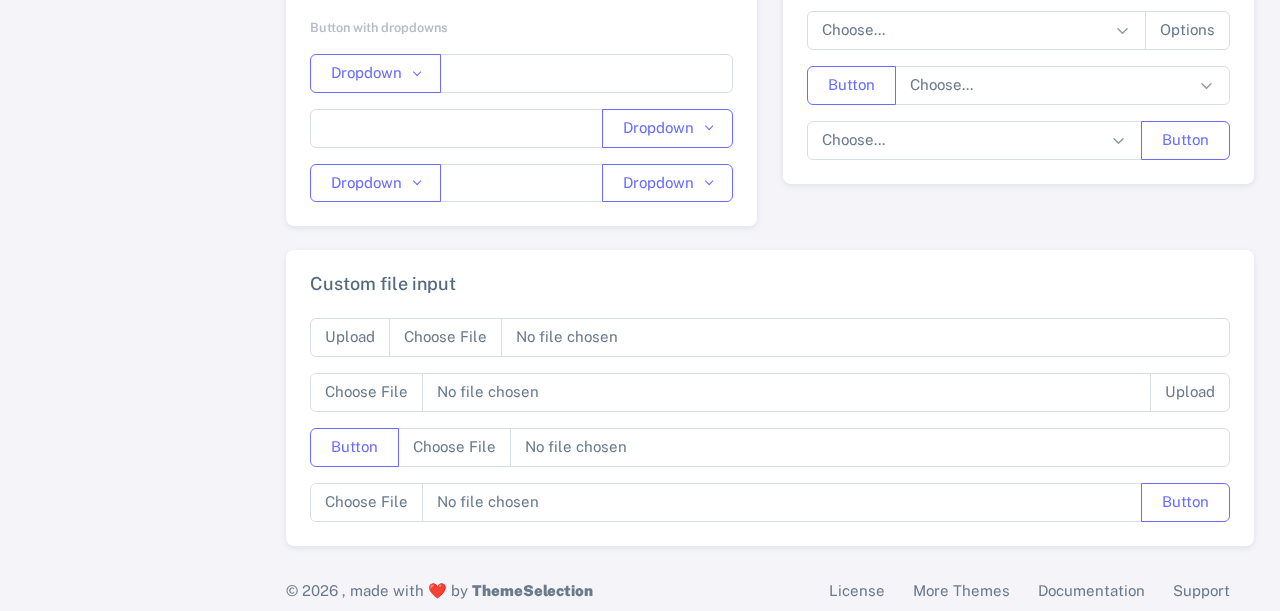
<file: sneat-1.0.0/html/forms-input-groups.html>
<!DOCTYPE html>

<!-- =========================================================
* Sneat - Bootstrap 5 HTML Admin Template - Pro | v1.0.0
==============================================================

* Product Page: https://themeselection.com/products/sneat-bootstrap-html-admin-template/
* Created by: ThemeSelection
* License: You must have a valid license purchased in order to legally use the theme for your project.
* Copyright ThemeSelection (https://themeselection.com)

=========================================================
 -->
<!-- beautify ignore:start -->
<html
  lang="en"
  class="light-style layout-menu-fixed"
  dir="ltr"
  data-theme="theme-default"
  data-assets-path="../assets/"
  data-template="vertical-menu-template-free"
>
  <head>
    <meta charset="utf-8" />
    <meta
      name="viewport"
      content="width=device-width, initial-scale=1.0, user-scalable=no, minimum-scale=1.0, maximum-scale=1.0"
    />

    <title>Input groups - Forms | Sneat - Bootstrap 5 HTML Admin Template - Pro</title>

    <meta name="description" content="" />

    <!-- Favicon -->
    <link rel="icon" type="image/x-icon" href="../assets/img/favicon/favicon.ico" />

    <!-- Fonts -->
    <link rel="preconnect" href="https://fonts.googleapis.com" />
    <link rel="preconnect" href="https://fonts.gstatic.com" crossorigin />
    <link
      href="https://fonts.googleapis.com/css2?family=Public+Sans:ital,wght@0,300;0,400;0,500;0,600;0,700;1,300;1,400;1,500;1,600;1,700&display=swap"
      rel="stylesheet"
    />

    <!-- Icons. Uncomment required icon fonts -->
    <link rel="stylesheet" href="../assets/vendor/fonts/boxicons.css" />

    <!-- Core CSS -->
    <link rel="stylesheet" href="../assets/vendor/css/core.css" class="template-customizer-core-css" />
    <link rel="stylesheet" href="../assets/vendor/css/theme-default.css" class="template-customizer-theme-css" />
    <link rel="stylesheet" href="../assets/css/demo.css" />

    <!-- Vendors CSS -->
    <link rel="stylesheet" href="../assets/vendor/libs/perfect-scrollbar/perfect-scrollbar.css" />

    <!-- Page CSS -->

    <!-- Helpers -->
    <script src="../assets/vendor/js/helpers.js"></script>

    <!--! Template customizer & Theme config files MUST be included after core stylesheets and helpers.js in the <head> section -->
    <!--? Config:  Mandatory theme config file contain global vars & default theme options, Set your preferred theme option in this file.  -->
    <script src="../assets/js/config.js"></script>
  </head>

  <body>
    <!-- Layout wrapper -->
    <div class="layout-wrapper layout-content-navbar">
      <div class="layout-container">
        <!-- Menu -->

        <aside id="layout-menu" class="layout-menu menu-vertical menu bg-menu-theme">
          <div class="app-brand demo">
            <a href="index.html" class="app-brand-link">
              <span class="app-brand-logo demo">
                <svg
                  width="25"
                  viewBox="0 0 25 42"
                  version="1.1"
                  xmlns="http://www.w3.org/2000/svg"
                  xmlns:xlink="http://www.w3.org/1999/xlink"
                >
                  <defs>
                    <path
                      d="M13.7918663,0.358365126 L3.39788168,7.44174259 C0.566865006,9.69408886 -0.379795268,12.4788597 0.557900856,15.7960551 C0.68998853,16.2305145 1.09562888,17.7872135 3.12357076,19.2293357 C3.8146334,19.7207684 5.32369333,20.3834223 7.65075054,21.2172976 L7.59773219,21.2525164 L2.63468769,24.5493413 C0.445452254,26.3002124 0.0884951797,28.5083815 1.56381646,31.1738486 C2.83770406,32.8170431 5.20850219,33.2640127 7.09180128,32.5391577 C8.347334,32.0559211 11.4559176,30.0011079 16.4175519,26.3747182 C18.0338572,24.4997857 18.6973423,22.4544883 18.4080071,20.2388261 C17.963753,17.5346866 16.1776345,15.5799961 13.0496516,14.3747546 L10.9194936,13.4715819 L18.6192054,7.984237 L13.7918663,0.358365126 Z"
                      id="path-1"
                    ></path>
                    <path
                      d="M5.47320593,6.00457225 C4.05321814,8.216144 4.36334763,10.0722806 6.40359441,11.5729822 C8.61520715,12.571656 10.0999176,13.2171421 10.8577257,13.5094407 L15.5088241,14.433041 L18.6192054,7.984237 C15.5364148,3.11535317 13.9273018,0.573395879 13.7918663,0.358365126 C13.5790555,0.511491653 10.8061687,2.3935607 5.47320593,6.00457225 Z"
                      id="path-3"
                    ></path>
                    <path
                      d="M7.50063644,21.2294429 L12.3234468,23.3159332 C14.1688022,24.7579751 14.397098,26.4880487 13.008334,28.506154 C11.6195701,30.5242593 10.3099883,31.790241 9.07958868,32.3040991 C5.78142938,33.4346997 4.13234973,34 4.13234973,34 C4.13234973,34 2.75489982,33.0538207 2.37032616e-14,31.1614621 C-0.55822714,27.8186216 -0.55822714,26.0572515 -4.05231404e-15,25.8773518 C0.83734071,25.6075023 2.77988457,22.8248993 3.3049379,22.52991 C3.65497346,22.3332504 5.05353963,21.8997614 7.50063644,21.2294429 Z"
                      id="path-4"
                    ></path>
                    <path
                      d="M20.6,7.13333333 L25.6,13.8 C26.2627417,14.6836556 26.0836556,15.9372583 25.2,16.6 C24.8538077,16.8596443 24.4327404,17 24,17 L14,17 C12.8954305,17 12,16.1045695 12,15 C12,14.5672596 12.1403557,14.1461923 12.4,13.8 L17.4,7.13333333 C18.0627417,6.24967773 19.3163444,6.07059163 20.2,6.73333333 C20.3516113,6.84704183 20.4862915,6.981722 20.6,7.13333333 Z"
                      id="path-5"
                    ></path>
                  </defs>
                  <g id="g-app-brand" stroke="none" stroke-width="1" fill="none" fill-rule="evenodd">
                    <g id="Brand-Logo" transform="translate(-27.000000, -15.000000)">
                      <g id="Icon" transform="translate(27.000000, 15.000000)">
                        <g id="Mask" transform="translate(0.000000, 8.000000)">
                          <mask id="mask-2" fill="white">
                            <use xlink:href="#path-1"></use>
                          </mask>
                          <use fill="#696cff" xlink:href="#path-1"></use>
                          <g id="Path-3" mask="url(#mask-2)">
                            <use fill="#696cff" xlink:href="#path-3"></use>
                            <use fill-opacity="0.2" fill="#FFFFFF" xlink:href="#path-3"></use>
                          </g>
                          <g id="Path-4" mask="url(#mask-2)">
                            <use fill="#696cff" xlink:href="#path-4"></use>
                            <use fill-opacity="0.2" fill="#FFFFFF" xlink:href="#path-4"></use>
                          </g>
                        </g>
                        <g
                          id="Triangle"
                          transform="translate(19.000000, 11.000000) rotate(-300.000000) translate(-19.000000, -11.000000) "
                        >
                          <use fill="#696cff" xlink:href="#path-5"></use>
                          <use fill-opacity="0.2" fill="#FFFFFF" xlink:href="#path-5"></use>
                        </g>
                      </g>
                    </g>
                  </g>
                </svg>
              </span>
              <span class="app-brand-text demo menu-text fw-bolder ms-2">Sneat</span>
            </a>

            <a href="javascript:void(0);" class="layout-menu-toggle menu-link text-large ms-auto d-block d-xl-none">
              <i class="bx bx-chevron-left bx-sm align-middle"></i>
            </a>
          </div>

          <div class="menu-inner-shadow"></div>

          <ul class="menu-inner py-1">
            <!-- Dashboard -->
            <li class="menu-item">
              <a href="index.html" class="menu-link">
                <i class="menu-icon tf-icons bx bx-home-circle"></i>
                <div data-i18n="Analytics">Dashboard</div>
              </a>
            </li>

            <!-- Layouts -->
            <li class="menu-item">
              <a href="javascript:void(0);" class="menu-link menu-toggle">
                <i class="menu-icon tf-icons bx bx-layout"></i>
                <div data-i18n="Layouts">Layouts</div>
              </a>

              <ul class="menu-sub">
                <li class="menu-item">
                  <a href="layouts-without-menu.html" class="menu-link">
                    <div data-i18n="Without menu">Without menu</div>
                  </a>
                </li>
                <li class="menu-item">
                  <a href="layouts-without-navbar.html" class="menu-link">
                    <div data-i18n="Without navbar">Without navbar</div>
                  </a>
                </li>
                <li class="menu-item">
                  <a href="layouts-container.html" class="menu-link">
                    <div data-i18n="Container">Container</div>
                  </a>
                </li>
                <li class="menu-item">
                  <a href="layouts-fluid.html" class="menu-link">
                    <div data-i18n="Fluid">Fluid</div>
                  </a>
                </li>
                <li class="menu-item">
                  <a href="layouts-blank.html" class="menu-link">
                    <div data-i18n="Blank">Blank</div>
                  </a>
                </li>
              </ul>
            </li>

            <li class="menu-header small text-uppercase">
              <span class="menu-header-text">Pages</span>
            </li>
            <li class="menu-item">
              <a href="javascript:void(0);" class="menu-link menu-toggle">
                <i class="menu-icon tf-icons bx bx-dock-top"></i>
                <div data-i18n="Account Settings">Account Settings</div>
              </a>
              <ul class="menu-sub">
                <li class="menu-item">
                  <a href="pages-account-settings-account.html" class="menu-link">
                    <div data-i18n="Account">Account</div>
                  </a>
                </li>
                <li class="menu-item">
                  <a href="pages-account-settings-notifications.html" class="menu-link">
                    <div data-i18n="Notifications">Notifications</div>
                  </a>
                </li>
                <li class="menu-item">
                  <a href="pages-account-settings-connections.html" class="menu-link">
                    <div data-i18n="Connections">Connections</div>
                  </a>
                </li>
              </ul>
            </li>
            <li class="menu-item">
              <a href="javascript:void(0);" class="menu-link menu-toggle">
                <i class="menu-icon tf-icons bx bx-lock-open-alt"></i>
                <div data-i18n="Authentications">Authentications</div>
              </a>
              <ul class="menu-sub">
                <li class="menu-item">
                  <a href="auth-login-basic.html" class="menu-link" target="_blank">
                    <div data-i18n="Basic">Login</div>
                  </a>
                </li>
                <li class="menu-item">
                  <a href="auth-register-basic.html" class="menu-link" target="_blank">
                    <div data-i18n="Basic">Register</div>
                  </a>
                </li>
                <li class="menu-item">
                  <a href="auth-forgot-password-basic.html" class="menu-link" target="_blank">
                    <div data-i18n="Basic">Forgot Password</div>
                  </a>
                </li>
              </ul>
            </li>
            <li class="menu-item">
              <a href="javascript:void(0);" class="menu-link menu-toggle">
                <i class="menu-icon tf-icons bx bx-cube-alt"></i>
                <div data-i18n="Misc">Misc</div>
              </a>
              <ul class="menu-sub">
                <li class="menu-item">
                  <a href="pages-misc-error.html" class="menu-link">
                    <div data-i18n="Error">Error</div>
                  </a>
                </li>
                <li class="menu-item">
                  <a href="pages-misc-under-maintenance.html" class="menu-link">
                    <div data-i18n="Under Maintenance">Under Maintenance</div>
                  </a>
                </li>
              </ul>
            </li>
            <!-- Components -->
            <li class="menu-header small text-uppercase"><span class="menu-header-text">Components</span></li>
            <!-- Cards -->
            <li class="menu-item">
              <a href="cards-basic.html" class="menu-link">
                <i class="menu-icon tf-icons bx bx-collection"></i>
                <div data-i18n="Basic">Cards</div>
              </a>
            </li>
            <!-- User interface -->
            <li class="menu-item">
              <a href="javascript:void(0)" class="menu-link menu-toggle">
                <i class="menu-icon tf-icons bx bx-box"></i>
                <div data-i18n="User interface">User interface</div>
              </a>
              <ul class="menu-sub">
                <li class="menu-item">
                  <a href="ui-accordion.html" class="menu-link">
                    <div data-i18n="Accordion">Accordion</div>
                  </a>
                </li>
                <li class="menu-item">
                  <a href="ui-alerts.html" class="menu-link">
                    <div data-i18n="Alerts">Alerts</div>
                  </a>
                </li>
                <li class="menu-item">
                  <a href="ui-badges.html" class="menu-link">
                    <div data-i18n="Badges">Badges</div>
                  </a>
                </li>
                <li class="menu-item">
                  <a href="ui-buttons.html" class="menu-link">
                    <div data-i18n="Buttons">Buttons</div>
                  </a>
                </li>
                <li class="menu-item">
                  <a href="ui-carousel.html" class="menu-link">
                    <div data-i18n="Carousel">Carousel</div>
                  </a>
                </li>
                <li class="menu-item">
                  <a href="ui-collapse.html" class="menu-link">
                    <div data-i18n="Collapse">Collapse</div>
                  </a>
                </li>
                <li class="menu-item">
                  <a href="ui-dropdowns.html" class="menu-link">
                    <div data-i18n="Dropdowns">Dropdowns</div>
                  </a>
                </li>
                <li class="menu-item">
                  <a href="ui-footer.html" class="menu-link">
                    <div data-i18n="Footer">Footer</div>
                  </a>
                </li>
                <li class="menu-item">
                  <a href="ui-list-groups.html" class="menu-link">
                    <div data-i18n="List Groups">List groups</div>
                  </a>
                </li>
                <li class="menu-item">
                  <a href="ui-modals.html" class="menu-link">
                    <div data-i18n="Modals">Modals</div>
                  </a>
                </li>
                <li class="menu-item">
                  <a href="ui-navbar.html" class="menu-link">
                    <div data-i18n="Navbar">Navbar</div>
                  </a>
                </li>
                <li class="menu-item">
                  <a href="ui-offcanvas.html" class="menu-link">
                    <div data-i18n="Offcanvas">Offcanvas</div>
                  </a>
                </li>
                <li class="menu-item">
                  <a href="ui-pagination-breadcrumbs.html" class="menu-link">
                    <div data-i18n="Pagination &amp; Breadcrumbs">Pagination &amp; Breadcrumbs</div>
                  </a>
                </li>
                <li class="menu-item">
                  <a href="ui-progress.html" class="menu-link">
                    <div data-i18n="Progress">Progress</div>
                  </a>
                </li>
                <li class="menu-item">
                  <a href="ui-spinners.html" class="menu-link">
                    <div data-i18n="Spinners">Spinners</div>
                  </a>
                </li>
                <li class="menu-item">
                  <a href="ui-tabs-pills.html" class="menu-link">
                    <div data-i18n="Tabs &amp; Pills">Tabs &amp; Pills</div>
                  </a>
                </li>
                <li class="menu-item">
                  <a href="ui-toasts.html" class="menu-link">
                    <div data-i18n="Toasts">Toasts</div>
                  </a>
                </li>
                <li class="menu-item">
                  <a href="ui-tooltips-popovers.html" class="menu-link">
                    <div data-i18n="Tooltips & Popovers">Tooltips &amp; popovers</div>
                  </a>
                </li>
                <li class="menu-item">
                  <a href="ui-typography.html" class="menu-link">
                    <div data-i18n="Typography">Typography</div>
                  </a>
                </li>
              </ul>
            </li>

            <!-- Extended components -->
            <li class="menu-item">
              <a href="javascript:void(0)" class="menu-link menu-toggle">
                <i class="menu-icon tf-icons bx bx-copy"></i>
                <div data-i18n="Extended UI">Extended UI</div>
              </a>
              <ul class="menu-sub">
                <li class="menu-item">
                  <a href="extended-ui-perfect-scrollbar.html" class="menu-link">
                    <div data-i18n="Perfect Scrollbar">Perfect scrollbar</div>
                  </a>
                </li>
                <li class="menu-item">
                  <a href="extended-ui-text-divider.html" class="menu-link">
                    <div data-i18n="Text Divider">Text Divider</div>
                  </a>
                </li>
              </ul>
            </li>

            <li class="menu-item">
              <a href="icons-boxicons.html" class="menu-link">
                <i class="menu-icon tf-icons bx bx-crown"></i>
                <div data-i18n="Boxicons">Boxicons</div>
              </a>
            </li>

            <!-- Forms & Tables -->
            <li class="menu-header small text-uppercase"><span class="menu-header-text">Forms &amp; Tables</span></li>
            <!-- Forms -->
            <li class="menu-item active open">
              <a href="javascript:void(0);" class="menu-link menu-toggle">
                <i class="menu-icon tf-icons bx bx-detail"></i>
                <div data-i18n="Form Elements">Form Elements</div>
              </a>
              <ul class="menu-sub">
                <li class="menu-item">
                  <a href="forms-basic-inputs.html" class="menu-link">
                    <div data-i18n="Basic Inputs">Basic Inputs</div>
                  </a>
                </li>
                <li class="menu-item active">
                  <a href="forms-input-groups.html" class="menu-link">
                    <div data-i18n="Input groups">Input groups</div>
                  </a>
                </li>
              </ul>
            </li>
            <li class="menu-item">
              <a href="javascript:void(0);" class="menu-link menu-toggle">
                <i class="menu-icon tf-icons bx bx-detail"></i>
                <div data-i18n="Form Layouts">Form Layouts</div>
              </a>
              <ul class="menu-sub">
                <li class="menu-item">
                  <a href="form-layouts-vertical.html" class="menu-link">
                    <div data-i18n="Vertical Form">Vertical Form</div>
                  </a>
                </li>
                <li class="menu-item">
                  <a href="form-layouts-horizontal.html" class="menu-link">
                    <div data-i18n="Horizontal Form">Horizontal Form</div>
                  </a>
                </li>
              </ul>
            </li>
            <!-- Tables -->
            <li class="menu-item">
              <a href="tables-basic.html" class="menu-link">
                <i class="menu-icon tf-icons bx bx-table"></i>
                <div data-i18n="Tables">Tables</div>
              </a>
            </li>
            <!-- Misc -->
            <li class="menu-header small text-uppercase"><span class="menu-header-text">Misc</span></li>
            <li class="menu-item">
              <a
                href="https://github.com/themeselection/sneat-html-admin-template-free/issues"
                target="_blank"
                class="menu-link"
              >
                <i class="menu-icon tf-icons bx bx-support"></i>
                <div data-i18n="Support">Support</div>
              </a>
            </li>
            <li class="menu-item">
              <a
                href="https://themeselection.com/demo/sneat-bootstrap-html-admin-template/documentation/"
                target="_blank"
                class="menu-link"
              >
                <i class="menu-icon tf-icons bx bx-file"></i>
                <div data-i18n="Documentation">Documentation</div>
              </a>
            </li>
          </ul>
        </aside>
        <!-- / Menu -->

        <!-- Layout container -->
        <div class="layout-page">
          <!-- Navbar -->

          <nav
            class="layout-navbar container-xxl navbar navbar-expand-xl navbar-detached align-items-center bg-navbar-theme"
            id="layout-navbar"
          >
            <div class="layout-menu-toggle navbar-nav align-items-xl-center me-3 me-xl-0 d-xl-none">
              <a class="nav-item nav-link px-0 me-xl-4" href="javascript:void(0)">
                <i class="bx bx-menu bx-sm"></i>
              </a>
            </div>

            <div class="navbar-nav-right d-flex align-items-center" id="navbar-collapse">
              <!-- Search -->
              <div class="navbar-nav align-items-center">
                <div class="nav-item d-flex align-items-center">
                  <i class="bx bx-search fs-4 lh-0"></i>
                  <input
                    type="text"
                    class="form-control border-0 shadow-none"
                    placeholder="Search..."
                    aria-label="Search..."
                  />
                </div>
              </div>
              <!-- /Search -->

              <ul class="navbar-nav flex-row align-items-center ms-auto">
                <!-- Place this tag where you want the button to render. -->
                <li class="nav-item lh-1 me-3">
                  <a
                    class="github-button"
                    href="https://github.com/themeselection/sneat-html-admin-template-free"
                    data-icon="octicon-star"
                    data-size="large"
                    data-show-count="true"
                    aria-label="Star themeselection/sneat-html-admin-template-free on GitHub"
                    >Star</a
                  >
                </li>

                <!-- User -->
                <li class="nav-item navbar-dropdown dropdown-user dropdown">
                  <a class="nav-link dropdown-toggle hide-arrow" href="javascript:void(0);" data-bs-toggle="dropdown">
                    <div class="avatar avatar-online">
                      <img src="../assets/img/avatars/1.png" alt class="w-px-40 h-auto rounded-circle" />
                    </div>
                  </a>
                  <ul class="dropdown-menu dropdown-menu-end">
                    <li>
                      <a class="dropdown-item" href="#">
                        <div class="d-flex">
                          <div class="flex-shrink-0 me-3">
                            <div class="avatar avatar-online">
                              <img src="../assets/img/avatars/1.png" alt class="w-px-40 h-auto rounded-circle" />
                            </div>
                          </div>
                          <div class="flex-grow-1">
                            <span class="fw-semibold d-block">John Doe</span>
                            <small class="text-muted">Admin</small>
                          </div>
                        </div>
                      </a>
                    </li>
                    <li>
                      <div class="dropdown-divider"></div>
                    </li>
                    <li>
                      <a class="dropdown-item" href="#">
                        <i class="bx bx-user me-2"></i>
                        <span class="align-middle">My Profile</span>
                      </a>
                    </li>
                    <li>
                      <a class="dropdown-item" href="#">
                        <i class="bx bx-cog me-2"></i>
                        <span class="align-middle">Settings</span>
                      </a>
                    </li>
                    <li>
                      <a class="dropdown-item" href="#">
                        <span class="d-flex align-items-center align-middle">
                          <i class="flex-shrink-0 bx bx-credit-card me-2"></i>
                          <span class="flex-grow-1 align-middle">Billing</span>
                          <span class="flex-shrink-0 badge badge-center rounded-pill bg-danger w-px-20 h-px-20">4</span>
                        </span>
                      </a>
                    </li>
                    <li>
                      <div class="dropdown-divider"></div>
                    </li>
                    <li>
                      <a class="dropdown-item" href="auth-login-basic.html">
                        <i class="bx bx-power-off me-2"></i>
                        <span class="align-middle">Log Out</span>
                      </a>
                    </li>
                  </ul>
                </li>
                <!--/ User -->
              </ul>
            </div>
          </nav>

          <!-- / Navbar -->

          <!-- Content wrapper -->
          <div class="content-wrapper">
            <!-- Content -->

            <div class="container-xxl flex-grow-1 container-p-y">
              <h4 class="fw-bold py-3 mb-4"><span class="text-muted fw-light">Forms /</span> Input groups</h4>

              <div class="row">
                <!-- Basic -->
                <div class="col-md-6">
                  <div class="card mb-4">
                    <h5 class="card-header">Basic</h5>
                    <div class="card-body demo-vertical-spacing demo-only-element">
                      <div class="input-group">
                        <span class="input-group-text" id="basic-addon11">@</span>
                        <input
                          type="text"
                          class="form-control"
                          placeholder="Username"
                          aria-label="Username"
                          aria-describedby="basic-addon11"
                        />
                      </div>

                      <div class="form-password-toggle">
                        <label class="form-label" for="basic-default-password12">Password</label>
                        <div class="input-group">
                          <input
                            type="password"
                            class="form-control"
                            id="basic-default-password12"
                            placeholder="&#xb7;&#xb7;&#xb7;&#xb7;&#xb7;&#xb7;&#xb7;&#xb7;&#xb7;&#xb7;&#xb7;&#xb7;"
                            aria-describedby="basic-default-password2"
                          />
                          <span id="basic-default-password2" class="input-group-text cursor-pointer"
                            ><i class="bx bx-hide"></i
                          ></span>
                        </div>
                      </div>

                      <div class="input-group">
                        <input
                          type="text"
                          class="form-control"
                          placeholder="Recipient's username"
                          aria-label="Recipient's username"
                          aria-describedby="basic-addon13"
                        />
                        <span class="input-group-text" id="basic-addon13">@example.com</span>
                      </div>

                      <div class="input-group">
                        <span class="input-group-text" id="basic-addon14">https://example.com/users/</span>
                        <input
                          type="text"
                          class="form-control"
                          placeholder="URL"
                          id="basic-url1"
                          aria-describedby="basic-addon14"
                        />
                      </div>

                      <div class="input-group">
                        <span class="input-group-text">$</span>
                        <input
                          type="text"
                          class="form-control"
                          placeholder="Amount"
                          aria-label="Amount (to the nearest dollar)"
                        />
                        <span class="input-group-text">.00</span>
                      </div>

                      <div class="input-group">
                        <span class="input-group-text">With textarea</span>
                        <textarea class="form-control" aria-label="With textarea" placeholder="Comment"></textarea>
                      </div>
                    </div>
                  </div>
                </div>

                <!-- Merged -->
                <div class="col-md-6">
                  <div class="card mb-4">
                    <h5 class="card-header">Merged</h5>
                    <div class="card-body demo-vertical-spacing demo-only-element">
                      <div class="input-group input-group-merge">
                        <span class="input-group-text" id="basic-addon-search31"><i class="bx bx-search"></i></span>
                        <input
                          type="text"
                          class="form-control"
                          placeholder="Search..."
                          aria-label="Search..."
                          aria-describedby="basic-addon-search31"
                        />
                      </div>

                      <div class="form-password-toggle">
                        <label class="form-label" for="basic-default-password32">Password</label>
                        <div class="input-group input-group-merge">
                          <input
                            type="password"
                            class="form-control"
                            id="basic-default-password32"
                            placeholder="&#xb7;&#xb7;&#xb7;&#xb7;&#xb7;&#xb7;&#xb7;&#xb7;&#xb7;&#xb7;&#xb7;&#xb7;"
                            aria-describedby="basic-default-password"
                          />
                          <span class="input-group-text cursor-pointer" id="basic-default-password"
                            ><i class="bx bx-hide"></i
                          ></span>
                        </div>
                      </div>

                      <div class="input-group input-group-merge">
                        <input
                          type="text"
                          class="form-control"
                          placeholder="Recipient's username"
                          aria-label="Recipient's username"
                          aria-describedby="basic-addon33"
                        />
                        <span class="input-group-text" id="basic-addon33">@example.com</span>
                      </div>

                      <div class="input-group input-group-merge">
                        <span class="input-group-text" id="basic-addon34">https://example.com/users/</span>
                        <input type="text" class="form-control" id="basic-url3" aria-describedby="basic-addon34" />
                      </div>

                      <div class="input-group input-group-merge">
                        <span class="input-group-text">$</span>
                        <input
                          type="text"
                          class="form-control"
                          placeholder="100"
                          aria-label="Amount (to the nearest dollar)"
                        />
                        <span class="input-group-text">.00</span>
                      </div>

                      <div class="input-group input-group-merge">
                        <span class="input-group-text">With textarea</span>
                        <textarea class="form-control" aria-label="With textarea"></textarea>
                      </div>
                    </div>
                  </div>
                </div>

                <!-- Sizing -->
                <div class="col-md-6">
                  <div class="card mb-4">
                    <h5 class="card-header">Sizing</h5>
                    <div class="card-body demo-vertical-spacing demo-only-element">
                      <div class="input-group input-group-lg">
                        <span class="input-group-text">@</span>
                        <input type="text" class="form-control" placeholder="Username" />
                      </div>

                      <div class="input-group">
                        <span class="input-group-text">@</span>
                        <input type="text" class="form-control" placeholder="Username" />
                      </div>

                      <div class="input-group input-group-sm">
                        <span class="input-group-text">@</span>
                        <input type="text" class="form-control" placeholder="Username" />
                      </div>
                    </div>
                  </div>
                </div>
                <!-- Checkbox and radio addons -->
                <div class="col-md-6">
                  <div class="card mb-4">
                    <h5 class="card-header">Checkbox and radio addons</h5>
                    <div class="card-body demo-vertical-spacing demo-only-element">
                      <div class="input-group">
                        <div class="input-group-text">
                          <input
                            class="form-check-input mt-0"
                            type="checkbox"
                            value=""
                            aria-label="Checkbox for following text input"
                          />
                        </div>
                        <input type="text" class="form-control" aria-label="Text input with checkbox" />
                      </div>

                      <div class="input-group">
                        <div class="input-group-text">
                          <input
                            class="form-check-input mt-0"
                            type="radio"
                            value=""
                            aria-label="Radio button for following text input"
                          />
                        </div>
                        <input type="text" class="form-control" aria-label="Text input with radio button" />
                      </div>
                    </div>
                  </div>
                </div>
              </div>

              <div class="row">
                <!-- Multiple inputs & addon -->
                <div class="col-md-6">
                  <div class="card mb-4">
                    <h5 class="card-header">Multiple inputs & addon</h5>

                    <div class="card-body demo-vertical-spacing demo-only-element">
                      <small class="text-light fw-semibold d-block">Multiple inputs</small>
                      <div class="input-group">
                        <span class="input-group-text">First and last name</span>
                        <input type="text" aria-label="First name" class="form-control" />
                        <input type="text" aria-label="Last name" class="form-control" />
                      </div>

                      <small class="text-light fw-semibold d-block pt-3">Multiple addons</small>
                      <div class="input-group">
                        <span class="input-group-text">$</span>
                        <span class="input-group-text">0.00</span>
                        <input
                          type="text"
                          class="form-control"
                          aria-label="Dollar amount (with dot and two decimal places)"
                        />
                      </div>

                      <div class="input-group">
                        <input
                          type="text"
                          class="form-control"
                          aria-label="Dollar amount (with dot and two decimal places)"
                        />
                        <span class="input-group-text">$</span>
                        <span class="input-group-text">0.00</span>
                      </div>
                    </div>
                  </div>
                </div>
                <!-- Speech To Text -->
                <div class="col-md-6">
                  <div class="card mb-4">
                    <h5 class="card-header">Speech To Text</h5>
                    <div class="card-body demo-vertical-spacing demo-only-element">
                      <small class="text-light fw-semibold d-block">Input Group</small>

                      <div class="input-group input-group-merge speech-to-text">
                        <input
                          type="text"
                          class="form-control"
                          placeholder="Say it"
                          aria-describedby="text-to-speech-addon"
                        />
                        <span class="input-group-text" id="text-to-speech-addon">
                          <i class="bx bx-microphone cursor-pointer text-to-speech-toggle"></i>
                        </span>
                      </div>

                      <small class="text-light fw-semibold d-block pt-3">Textarea</small>

                      <div class="input-group input-group-merge speech-to-text">
                        <textarea class="form-control" placeholder="Say it" rows="2"></textarea>
                        <span class="input-group-text">
                          <i class="bx bx-microphone cursor-pointer text-to-speech-toggle"></i>
                        </span>
                      </div>
                    </div>
                  </div>
                </div>
              </div>

              <!-- Button with dropdowns & addons -->
              <div class="row">
                <div class="col-md-6">
                  <div class="card mb-4">
                    <h5 class="card-header">Button with dropdowns & addons</h5>
                    <div class="card-body demo-vertical-spacing demo-only-element">
                      <small class="text-light fw-semibold d-block">Button addons</small>
                      <div class="input-group">
                        <button class="btn btn-outline-primary" type="button" id="button-addon1">Button</button>
                        <input
                          type="text"
                          class="form-control"
                          placeholder=""
                          aria-label="Example text with button addon"
                          aria-describedby="button-addon1"
                        />
                      </div>

                      <div class="input-group">
                        <input
                          type="text"
                          class="form-control"
                          placeholder="Recipient's username"
                          aria-label="Recipient's username"
                          aria-describedby="button-addon2"
                        />
                        <button class="btn btn-outline-primary" type="button" id="button-addon2">Button</button>
                      </div>

                      <div class="input-group">
                        <button class="btn btn-outline-primary" type="button">Button</button>
                        <button class="btn btn-outline-primary" type="button">Button</button>
                        <input
                          type="text"
                          class="form-control"
                          placeholder=""
                          aria-label="Example text with two button addons"
                        />
                      </div>

                      <div class="input-group">
                        <input
                          type="text"
                          class="form-control"
                          placeholder="Recipient's username"
                          aria-label="Recipient's username with two button addons"
                        />
                        <button class="btn btn-outline-primary" type="button">Button</button>
                        <button class="btn btn-outline-primary" type="button">Button</button>
                      </div>

                      <small class="text-light fw-semibold d-block pt-3">Button with dropdowns</small>
                      <div class="input-group">
                        <button
                          class="btn btn-outline-primary dropdown-toggle"
                          type="button"
                          data-bs-toggle="dropdown"
                          aria-expanded="false"
                        >
                          Dropdown
                        </button>
                        <ul class="dropdown-menu">
                          <li><a class="dropdown-item" href="javascript:void(0);">Action</a></li>
                          <li><a class="dropdown-item" href="javascript:void(0);">Another action</a></li>
                          <li><a class="dropdown-item" href="javascript:void(0);">Something else here</a></li>
                          <li>
                            <hr class="dropdown-divider" />
                          </li>
                          <li><a class="dropdown-item" href="javascript:void(0);">Separated link</a></li>
                        </ul>
                        <input type="text" class="form-control" aria-label="Text input with dropdown button" />
                      </div>

                      <div class="input-group">
                        <input type="text" class="form-control" aria-label="Text input with dropdown button" />
                        <button
                          class="btn btn-outline-primary dropdown-toggle"
                          type="button"
                          data-bs-toggle="dropdown"
                          aria-expanded="false"
                        >
                          Dropdown
                        </button>
                        <ul class="dropdown-menu dropdown-menu-end">
                          <li><a class="dropdown-item" href="javascript:void(0);">Action</a></li>
                          <li><a class="dropdown-item" href="javascript:void(0);">Another action</a></li>
                          <li><a class="dropdown-item" href="javascript:void(0);">Something else here</a></li>
                          <li>
                            <hr class="dropdown-divider" />
                          </li>
                          <li><a class="dropdown-item" href="javascript:void(0);">Separated link</a></li>
                        </ul>
                      </div>

                      <div class="input-group">
                        <button
                          class="btn btn-outline-primary dropdown-toggle"
                          type="button"
                          data-bs-toggle="dropdown"
                          aria-expanded="false"
                        >
                          Dropdown
                        </button>
                        <ul class="dropdown-menu">
                          <li><a class="dropdown-item" href="javascript:void(0);">Action before</a></li>
                          <li><a class="dropdown-item" href="javascript:void(0);">Another action before</a></li>
                          <li><a class="dropdown-item" href="javascript:void(0);">Something else here</a></li>
                          <li>
                            <hr class="dropdown-divider" />
                          </li>
                          <li><a class="dropdown-item" href="javascript:void(0);">Separated link</a></li>
                        </ul>
                        <input type="text" class="form-control" aria-label="Text input with 2 dropdown buttons" />
                        <button
                          class="btn btn-outline-primary dropdown-toggle"
                          type="button"
                          data-bs-toggle="dropdown"
                          aria-expanded="false"
                        >
                          Dropdown
                        </button>
                        <ul class="dropdown-menu dropdown-menu-end">
                          <li><a class="dropdown-item" href="javascript:void(0);">Action</a></li>
                          <li><a class="dropdown-item" href="javascript:void(0);">Another action</a></li>
                          <li><a class="dropdown-item" href="javascript:void(0);">Something else here</a></li>
                          <li>
                            <hr class="dropdown-divider" />
                          </li>
                          <li><a class="dropdown-item" href="javascript:void(0);">Separated link</a></li>
                        </ul>
                      </div>
                    </div>
                  </div>
                </div>

                <div class="col-md-6">
                  <!-- Segmented buttons -->
                  <div class="row">
                    <div class="col-12">
                      <div class="card mb-4">
                        <h5 class="card-header">Segmented buttons</h5>
                        <div class="card-body demo-vertical-spacing demo-only-element">
                          <div class="input-group">
                            <button type="button" class="btn btn-outline-primary">Action</button>
                            <button
                              type="button"
                              class="btn btn-outline-primary dropdown-toggle dropdown-toggle-split"
                              data-bs-toggle="dropdown"
                              aria-expanded="false"
                            >
                              <span class="visually-hidden">Toggle Dropdown</span>
                            </button>
                            <ul class="dropdown-menu">
                              <li><a class="dropdown-item" href="javascript:void(0);">Action</a></li>
                              <li><a class="dropdown-item" href="javascript:void(0);">Another action</a></li>
                              <li><a class="dropdown-item" href="javascript:void(0);">Something else here</a></li>
                              <li>
                                <hr class="dropdown-divider" />
                              </li>
                              <li><a class="dropdown-item" href="javascript:void(0);">Separated link</a></li>
                            </ul>
                            <input
                              type="text"
                              class="form-control"
                              aria-label="Text input with segmented dropdown button"
                            />
                          </div>

                          <div class="input-group">
                            <input
                              type="text"
                              class="form-control"
                              aria-label="Text input with segmented dropdown button"
                            />
                            <button type="button" class="btn btn-outline-primary">Action</button>
                            <button
                              type="button"
                              class="btn btn-outline-primary dropdown-toggle dropdown-toggle-split"
                              data-bs-toggle="dropdown"
                              aria-expanded="false"
                            >
                              <span class="visually-hidden">Toggle Dropdown</span>
                            </button>
                            <ul class="dropdown-menu dropdown-menu-end">
                              <li><a class="dropdown-item" href="javascript:void(0);">Action</a></li>
                              <li><a class="dropdown-item" href="javascript:void(0);">Another action</a></li>
                              <li><a class="dropdown-item" href="javascript:void(0);">Something else here</a></li>
                              <li>
                                <hr class="dropdown-divider" />
                              </li>
                              <li><a class="dropdown-item" href="javascript:void(0);">Separated link</a></li>
                            </ul>
                          </div>
                        </div>
                      </div>
                    </div>
                  </div>

                  <!-- Custom select -->
                  <div class="row">
                    <div class="col-12">
                      <div class="card mb-4">
                        <h5 class="card-header">Custom select</h5>
                        <div class="card-body demo-vertical-spacing demo-only-element">
                          <div class="input-group">
                            <label class="input-group-text" for="inputGroupSelect01">Options</label>
                            <select class="form-select" id="inputGroupSelect01">
                              <option selected>Choose...</option>
                              <option value="1">One</option>
                              <option value="2">Two</option>
                              <option value="3">Three</option>
                            </select>
                          </div>

                          <div class="input-group">
                            <select class="form-select" id="inputGroupSelect02">
                              <option selected>Choose...</option>
                              <option value="1">One</option>
                              <option value="2">Two</option>
                              <option value="3">Three</option>
                            </select>
                            <label class="input-group-text" for="inputGroupSelect02">Options</label>
                          </div>

                          <div class="input-group">
                            <button class="btn btn-outline-primary" type="button">Button</button>
                            <select
                              class="form-select"
                              id="inputGroupSelect03"
                              aria-label="Example select with button addon"
                            >
                              <option selected>Choose...</option>
                              <option value="1">One</option>
                              <option value="2">Two</option>
                              <option value="3">Three</option>
                            </select>
                          </div>

                          <div class="input-group">
                            <select
                              class="form-select"
                              id="inputGroupSelect04"
                              aria-label="Example select with button addon"
                            >
                              <option selected>Choose...</option>
                              <option value="1">One</option>
                              <option value="2">Two</option>
                              <option value="3">Three</option>
                            </select>
                            <button class="btn btn-outline-primary" type="button">Button</button>
                          </div>
                        </div>
                      </div>
                    </div>
                  </div>
                </div>
              </div>

              <!-- Custom file input -->
              <div class="row">
                <div class="col-12">
                  <div class="card">
                    <h5 class="card-header">Custom file input</h5>
                    <div class="card-body demo-vertical-spacing demo-only-element">
                      <div class="input-group">
                        <label class="input-group-text" for="inputGroupFile01">Upload</label>
                        <input type="file" class="form-control" id="inputGroupFile01" />
                      </div>

                      <div class="input-group">
                        <input type="file" class="form-control" id="inputGroupFile02" />
                        <label class="input-group-text" for="inputGroupFile02">Upload</label>
                      </div>

                      <div class="input-group">
                        <button class="btn btn-outline-primary" type="button" id="inputGroupFileAddon03">Button</button>
                        <input
                          type="file"
                          class="form-control"
                          id="inputGroupFile03"
                          aria-describedby="inputGroupFileAddon03"
                          aria-label="Upload"
                        />
                      </div>

                      <div class="input-group">
                        <input
                          type="file"
                          class="form-control"
                          id="inputGroupFile04"
                          aria-describedby="inputGroupFileAddon04"
                          aria-label="Upload"
                        />
                        <button class="btn btn-outline-primary" type="button" id="inputGroupFileAddon04">Button</button>
                      </div>
                    </div>
                  </div>
                </div>
              </div>
            </div>
            <!-- / Content -->

            <!-- Footer -->
            <footer class="content-footer footer bg-footer-theme">
              <div class="container-xxl d-flex flex-wrap justify-content-between py-2 flex-md-row flex-column">
                <div class="mb-2 mb-md-0">
                  ©
                  <script>
                    document.write(new Date().getFullYear());
                  </script>
                  , made with ❤️ by
                  <a href="https://themeselection.com" target="_blank" class="footer-link fw-bolder">ThemeSelection</a>
                </div>
                <div>
                  <a href="https://themeselection.com/license/" class="footer-link me-4" target="_blank">License</a>
                  <a href="https://themeselection.com/" target="_blank" class="footer-link me-4">More Themes</a>

                  <a
                    href="https://themeselection.com/demo/sneat-bootstrap-html-admin-template/documentation/"
                    target="_blank"
                    class="footer-link me-4"
                    >Documentation</a
                  >

                  <a
                    href="https://github.com/themeselection/sneat-html-admin-template-free/issues"
                    target="_blank"
                    class="footer-link me-4"
                    >Support</a
                  >
                </div>
              </div>
            </footer>
            <!-- / Footer -->

            <div class="content-backdrop fade"></div>
          </div>
          <!-- Content wrapper -->
        </div>
        <!-- / Layout page -->
      </div>

      <!-- Overlay -->
      <div class="layout-overlay layout-menu-toggle"></div>
    </div>
    <!-- / Layout wrapper -->

    <div class="buy-now">
      <a
        href="https://themeselection.com/products/sneat-bootstrap-html-admin-template/"
        target="_blank"
        class="btn btn-danger btn-buy-now"
        >Upgrade to Pro</a
      >
    </div>

    <!-- Core JS -->
    <!-- build:js assets/vendor/js/core.js -->
    <script src="../assets/vendor/libs/jquery/jquery.js"></script>
    <script src="../assets/vendor/libs/popper/popper.js"></script>
    <script src="../assets/vendor/js/bootstrap.js"></script>
    <script src="../assets/vendor/libs/perfect-scrollbar/perfect-scrollbar.js"></script>

    <script src="../assets/vendor/js/menu.js"></script>
    <!-- endbuild -->

    <!-- Vendors JS -->

    <!-- Main JS -->
    <script src="../assets/js/main.js"></script>

    <!-- Page JS -->

    <!-- Place this tag in your head or just before your close body tag. -->
    <script async defer src="https://buttons.github.io/buttons.js"></script>
  </body>
</html>
</file>
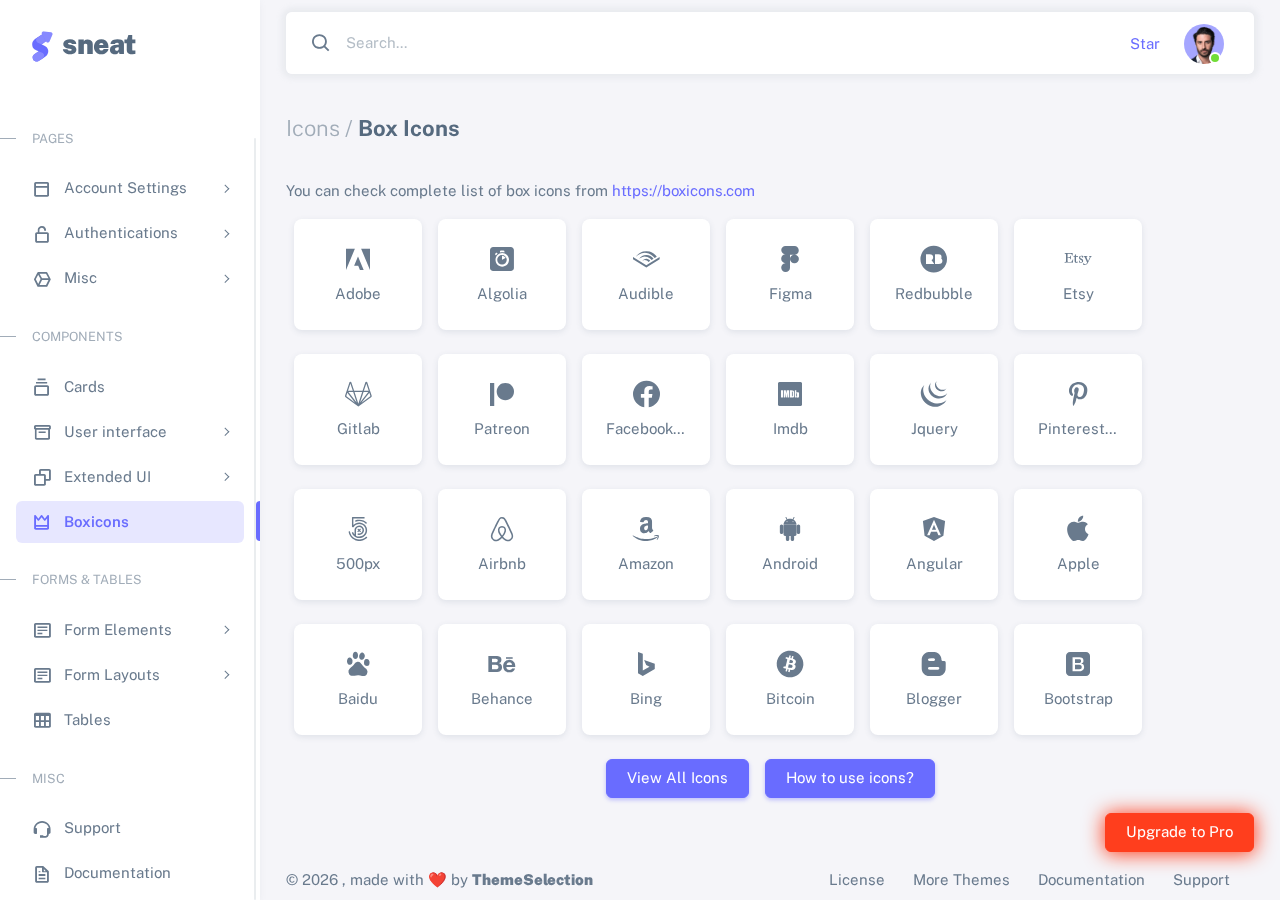
<file: sneat-1.0.0/html/icons-boxicons.html>
<!DOCTYPE html>

<!-- =========================================================
* Sneat - Bootstrap 5 HTML Admin Template - Pro | v1.0.0
==============================================================

* Product Page: https://themeselection.com/products/sneat-bootstrap-html-admin-template/
* Created by: ThemeSelection
* License: You must have a valid license purchased in order to legally use the theme for your project.
* Copyright ThemeSelection (https://themeselection.com)

=========================================================
 -->
<!-- beautify ignore:start -->
<html
  lang="en"
  class="light-style layout-menu-fixed"
  dir="ltr"
  data-theme="theme-default"
  data-assets-path="../assets/"
  data-template="vertical-menu-template-free"
>
  <head>
    <meta charset="utf-8" />
    <meta
      name="viewport"
      content="width=device-width, initial-scale=1.0, user-scalable=no, minimum-scale=1.0, maximum-scale=1.0"
    />

    <title>Boxicons - Icons | Sneat - Bootstrap 5 HTML Admin Template - Pro</title>

    <meta name="description" content="" />

    <!-- Favicon -->
    <link rel="icon" type="image/x-icon" href="../assets/img/favicon/favicon.ico" />

    <!-- Fonts -->
    <link rel="preconnect" href="https://fonts.googleapis.com" />
    <link rel="preconnect" href="https://fonts.gstatic.com" crossorigin />
    <link
      href="https://fonts.googleapis.com/css2?family=Public+Sans:ital,wght@0,300;0,400;0,500;0,600;0,700;1,300;1,400;1,500;1,600;1,700&display=swap"
      rel="stylesheet"
    />

    <!-- Icons. Uncomment required icon fonts -->
    <link rel="stylesheet" href="../assets/vendor/fonts/boxicons.css" />

    <!-- Core CSS -->
    <link rel="stylesheet" href="../assets/vendor/css/core.css" class="template-customizer-core-css" />
    <link rel="stylesheet" href="../assets/vendor/css/theme-default.css" class="template-customizer-theme-css" />
    <link rel="stylesheet" href="../assets/css/demo.css" />

    <!-- Vendors CSS -->
    <link rel="stylesheet" href="../assets/vendor/libs/perfect-scrollbar/perfect-scrollbar.css" />

    <!-- Page CSS -->

    <link rel="stylesheet" href="../assets/vendor/css/pages/page-icons.css" />

    <!-- Helpers -->
    <script src="../assets/vendor/js/helpers.js"></script>

    <!--! Template customizer & Theme config files MUST be included after core stylesheets and helpers.js in the <head> section -->
    <!--? Config:  Mandatory theme config file contain global vars & default theme options, Set your preferred theme option in this file.  -->
    <script src="../assets/js/config.js"></script>
  </head>

  <body>
    <!-- Layout wrapper -->
    <div class="layout-wrapper layout-content-navbar">
      <div class="layout-container">
        <!-- Menu -->

        <aside id="layout-menu" class="layout-menu menu-vertical menu bg-menu-theme">
          <div class="app-brand demo">
            <a href="index.html" class="app-brand-link">
              <span class="app-brand-logo demo">
                <svg
                  width="25"
                  viewBox="0 0 25 42"
                  version="1.1"
                  xmlns="http://www.w3.org/2000/svg"
                  xmlns:xlink="http://www.w3.org/1999/xlink"
                >
                  <defs>
                    <path
                      d="M13.7918663,0.358365126 L3.39788168,7.44174259 C0.566865006,9.69408886 -0.379795268,12.4788597 0.557900856,15.7960551 C0.68998853,16.2305145 1.09562888,17.7872135 3.12357076,19.2293357 C3.8146334,19.7207684 5.32369333,20.3834223 7.65075054,21.2172976 L7.59773219,21.2525164 L2.63468769,24.5493413 C0.445452254,26.3002124 0.0884951797,28.5083815 1.56381646,31.1738486 C2.83770406,32.8170431 5.20850219,33.2640127 7.09180128,32.5391577 C8.347334,32.0559211 11.4559176,30.0011079 16.4175519,26.3747182 C18.0338572,24.4997857 18.6973423,22.4544883 18.4080071,20.2388261 C17.963753,17.5346866 16.1776345,15.5799961 13.0496516,14.3747546 L10.9194936,13.4715819 L18.6192054,7.984237 L13.7918663,0.358365126 Z"
                      id="path-1"
                    ></path>
                    <path
                      d="M5.47320593,6.00457225 C4.05321814,8.216144 4.36334763,10.0722806 6.40359441,11.5729822 C8.61520715,12.571656 10.0999176,13.2171421 10.8577257,13.5094407 L15.5088241,14.433041 L18.6192054,7.984237 C15.5364148,3.11535317 13.9273018,0.573395879 13.7918663,0.358365126 C13.5790555,0.511491653 10.8061687,2.3935607 5.47320593,6.00457225 Z"
                      id="path-3"
                    ></path>
                    <path
                      d="M7.50063644,21.2294429 L12.3234468,23.3159332 C14.1688022,24.7579751 14.397098,26.4880487 13.008334,28.506154 C11.6195701,30.5242593 10.3099883,31.790241 9.07958868,32.3040991 C5.78142938,33.4346997 4.13234973,34 4.13234973,34 C4.13234973,34 2.75489982,33.0538207 2.37032616e-14,31.1614621 C-0.55822714,27.8186216 -0.55822714,26.0572515 -4.05231404e-15,25.8773518 C0.83734071,25.6075023 2.77988457,22.8248993 3.3049379,22.52991 C3.65497346,22.3332504 5.05353963,21.8997614 7.50063644,21.2294429 Z"
                      id="path-4"
                    ></path>
                    <path
                      d="M20.6,7.13333333 L25.6,13.8 C26.2627417,14.6836556 26.0836556,15.9372583 25.2,16.6 C24.8538077,16.8596443 24.4327404,17 24,17 L14,17 C12.8954305,17 12,16.1045695 12,15 C12,14.5672596 12.1403557,14.1461923 12.4,13.8 L17.4,7.13333333 C18.0627417,6.24967773 19.3163444,6.07059163 20.2,6.73333333 C20.3516113,6.84704183 20.4862915,6.981722 20.6,7.13333333 Z"
                      id="path-5"
                    ></path>
                  </defs>
                  <g id="g-app-brand" stroke="none" stroke-width="1" fill="none" fill-rule="evenodd">
                    <g id="Brand-Logo" transform="translate(-27.000000, -15.000000)">
                      <g id="Icon" transform="translate(27.000000, 15.000000)">
                        <g id="Mask" transform="translate(0.000000, 8.000000)">
                          <mask id="mask-2" fill="white">
                            <use xlink:href="#path-1"></use>
                          </mask>
                          <use fill="#696cff" xlink:href="#path-1"></use>
                          <g id="Path-3" mask="url(#mask-2)">
                            <use fill="#696cff" xlink:href="#path-3"></use>
                            <use fill-opacity="0.2" fill="#FFFFFF" xlink:href="#path-3"></use>
                          </g>
                          <g id="Path-4" mask="url(#mask-2)">
                            <use fill="#696cff" xlink:href="#path-4"></use>
                            <use fill-opacity="0.2" fill="#FFFFFF" xlink:href="#path-4"></use>
                          </g>
                        </g>
                        <g
                          id="Triangle"
                          transform="translate(19.000000, 11.000000) rotate(-300.000000) translate(-19.000000, -11.000000) "
                        >
                          <use fill="#696cff" xlink:href="#path-5"></use>
                          <use fill-opacity="0.2" fill="#FFFFFF" xlink:href="#path-5"></use>
                        </g>
                      </g>
                    </g>
                  </g>
                </svg>
              </span>
              <span class="app-brand-text demo menu-text fw-bolder ms-2">Sneat</span>
            </a>

            <a href="javascript:void(0);" class="layout-menu-toggle menu-link text-large ms-auto d-block d-xl-none">
              <i class="bx bx-chevron-left bx-sm align-middle"></i>
            </a>
          </div>

          <div class="menu-inner-shadow"></div>

          <ul class="menu-inner py-1">
            <!-- Dashboard -->
            <li class="menu-item">
              <a href="index.html" class="menu-link">
                <i class="menu-icon tf-icons bx bx-home-circle"></i>
                <div data-i18n="Analytics">Dashboard</div>
              </a>
            </li>

            <!-- Layouts -->
            <li class="menu-item">
              <a href="javascript:void(0);" class="menu-link menu-toggle">
                <i class="menu-icon tf-icons bx bx-layout"></i>
                <div data-i18n="Layouts">Layouts</div>
              </a>

              <ul class="menu-sub">
                <li class="menu-item">
                  <a href="layouts-without-menu.html" class="menu-link">
                    <div data-i18n="Without menu">Without menu</div>
                  </a>
                </li>
                <li class="menu-item">
                  <a href="layouts-without-navbar.html" class="menu-link">
                    <div data-i18n="Without navbar">Without navbar</div>
                  </a>
                </li>
                <li class="menu-item">
                  <a href="layouts-container.html" class="menu-link">
                    <div data-i18n="Container">Container</div>
                  </a>
                </li>
                <li class="menu-item">
                  <a href="layouts-fluid.html" class="menu-link">
                    <div data-i18n="Fluid">Fluid</div>
                  </a>
                </li>
                <li class="menu-item">
                  <a href="layouts-blank.html" class="menu-link">
                    <div data-i18n="Blank">Blank</div>
                  </a>
                </li>
              </ul>
            </li>

            <li class="menu-header small text-uppercase">
              <span class="menu-header-text">Pages</span>
            </li>
            <li class="menu-item">
              <a href="javascript:void(0);" class="menu-link menu-toggle">
                <i class="menu-icon tf-icons bx bx-dock-top"></i>
                <div data-i18n="Account Settings">Account Settings</div>
              </a>
              <ul class="menu-sub">
                <li class="menu-item">
                  <a href="pages-account-settings-account.html" class="menu-link">
                    <div data-i18n="Account">Account</div>
                  </a>
                </li>
                <li class="menu-item">
                  <a href="pages-account-settings-notifications.html" class="menu-link">
                    <div data-i18n="Notifications">Notifications</div>
                  </a>
                </li>
                <li class="menu-item">
                  <a href="pages-account-settings-connections.html" class="menu-link">
                    <div data-i18n="Connections">Connections</div>
                  </a>
                </li>
              </ul>
            </li>
            <li class="menu-item">
              <a href="javascript:void(0);" class="menu-link menu-toggle">
                <i class="menu-icon tf-icons bx bx-lock-open-alt"></i>
                <div data-i18n="Authentications">Authentications</div>
              </a>
              <ul class="menu-sub">
                <li class="menu-item">
                  <a href="auth-login-basic.html" class="menu-link" target="_blank">
                    <div data-i18n="Basic">Login</div>
                  </a>
                </li>
                <li class="menu-item">
                  <a href="auth-register-basic.html" class="menu-link" target="_blank">
                    <div data-i18n="Basic">Register</div>
                  </a>
                </li>
                <li class="menu-item">
                  <a href="auth-forgot-password-basic.html" class="menu-link" target="_blank">
                    <div data-i18n="Basic">Forgot Password</div>
                  </a>
                </li>
              </ul>
            </li>
            <li class="menu-item">
              <a href="javascript:void(0);" class="menu-link menu-toggle">
                <i class="menu-icon tf-icons bx bx-cube-alt"></i>
                <div data-i18n="Misc">Misc</div>
              </a>
              <ul class="menu-sub">
                <li class="menu-item">
                  <a href="pages-misc-error.html" class="menu-link">
                    <div data-i18n="Error">Error</div>
                  </a>
                </li>
                <li class="menu-item">
                  <a href="pages-misc-under-maintenance.html" class="menu-link">
                    <div data-i18n="Under Maintenance">Under Maintenance</div>
                  </a>
                </li>
              </ul>
            </li>
            <!-- Components -->
            <li class="menu-header small text-uppercase"><span class="menu-header-text">Components</span></li>
            <!-- Cards -->
            <li class="menu-item">
              <a href="cards-basic.html" class="menu-link">
                <i class="menu-icon tf-icons bx bx-collection"></i>
                <div data-i18n="Basic">Cards</div>
              </a>
            </li>
            <!-- User interface -->
            <li class="menu-item">
              <a href="javascript:void(0)" class="menu-link menu-toggle">
                <i class="menu-icon tf-icons bx bx-box"></i>
                <div data-i18n="User interface">User interface</div>
              </a>
              <ul class="menu-sub">
                <li class="menu-item">
                  <a href="ui-accordion.html" class="menu-link">
                    <div data-i18n="Accordion">Accordion</div>
                  </a>
                </li>
                <li class="menu-item">
                  <a href="ui-alerts.html" class="menu-link">
                    <div data-i18n="Alerts">Alerts</div>
                  </a>
                </li>
                <li class="menu-item">
                  <a href="ui-badges.html" class="menu-link">
                    <div data-i18n="Badges">Badges</div>
                  </a>
                </li>
                <li class="menu-item">
                  <a href="ui-buttons.html" class="menu-link">
                    <div data-i18n="Buttons">Buttons</div>
                  </a>
                </li>
                <li class="menu-item">
                  <a href="ui-carousel.html" class="menu-link">
                    <div data-i18n="Carousel">Carousel</div>
                  </a>
                </li>
                <li class="menu-item">
                  <a href="ui-collapse.html" class="menu-link">
                    <div data-i18n="Collapse">Collapse</div>
                  </a>
                </li>
                <li class="menu-item">
                  <a href="ui-dropdowns.html" class="menu-link">
                    <div data-i18n="Dropdowns">Dropdowns</div>
                  </a>
                </li>
                <li class="menu-item">
                  <a href="ui-footer.html" class="menu-link">
                    <div data-i18n="Footer">Footer</div>
                  </a>
                </li>
                <li class="menu-item">
                  <a href="ui-list-groups.html" class="menu-link">
                    <div data-i18n="List Groups">List groups</div>
                  </a>
                </li>
                <li class="menu-item">
                  <a href="ui-modals.html" class="menu-link">
                    <div data-i18n="Modals">Modals</div>
                  </a>
                </li>
                <li class="menu-item">
                  <a href="ui-navbar.html" class="menu-link">
                    <div data-i18n="Navbar">Navbar</div>
                  </a>
                </li>
                <li class="menu-item">
                  <a href="ui-offcanvas.html" class="menu-link">
                    <div data-i18n="Offcanvas">Offcanvas</div>
                  </a>
                </li>
                <li class="menu-item">
                  <a href="ui-pagination-breadcrumbs.html" class="menu-link">
                    <div data-i18n="Pagination &amp; Breadcrumbs">Pagination &amp; Breadcrumbs</div>
                  </a>
                </li>
                <li class="menu-item">
                  <a href="ui-progress.html" class="menu-link">
                    <div data-i18n="Progress">Progress</div>
                  </a>
                </li>
                <li class="menu-item">
                  <a href="ui-spinners.html" class="menu-link">
                    <div data-i18n="Spinners">Spinners</div>
                  </a>
                </li>
                <li class="menu-item">
                  <a href="ui-tabs-pills.html" class="menu-link">
                    <div data-i18n="Tabs &amp; Pills">Tabs &amp; Pills</div>
                  </a>
                </li>
                <li class="menu-item">
                  <a href="ui-toasts.html" class="menu-link">
                    <div data-i18n="Toasts">Toasts</div>
                  </a>
                </li>
                <li class="menu-item">
                  <a href="ui-tooltips-popovers.html" class="menu-link">
                    <div data-i18n="Tooltips & Popovers">Tooltips &amp; popovers</div>
                  </a>
                </li>
                <li class="menu-item">
                  <a href="ui-typography.html" class="menu-link">
                    <div data-i18n="Typography">Typography</div>
                  </a>
                </li>
              </ul>
            </li>

            <!-- Extended components -->
            <li class="menu-item">
              <a href="javascript:void(0)" class="menu-link menu-toggle">
                <i class="menu-icon tf-icons bx bx-copy"></i>
                <div data-i18n="Extended UI">Extended UI</div>
              </a>
              <ul class="menu-sub">
                <li class="menu-item">
                  <a href="extended-ui-perfect-scrollbar.html" class="menu-link">
                    <div data-i18n="Perfect Scrollbar">Perfect scrollbar</div>
                  </a>
                </li>
                <li class="menu-item">
                  <a href="extended-ui-text-divider.html" class="menu-link">
                    <div data-i18n="Text Divider">Text Divider</div>
                  </a>
                </li>
              </ul>
            </li>

            <li class="menu-item active">
              <a href="icons-boxicons.html" class="menu-link">
                <i class="menu-icon tf-icons bx bx-crown"></i>
                <div data-i18n="Boxicons">Boxicons</div>
              </a>
            </li>

            <!-- Forms & Tables -->
            <li class="menu-header small text-uppercase"><span class="menu-header-text">Forms &amp; Tables</span></li>
            <!-- Forms -->
            <li class="menu-item">
              <a href="javascript:void(0);" class="menu-link menu-toggle">
                <i class="menu-icon tf-icons bx bx-detail"></i>
                <div data-i18n="Form Elements">Form Elements</div>
              </a>
              <ul class="menu-sub">
                <li class="menu-item">
                  <a href="forms-basic-inputs.html" class="menu-link">
                    <div data-i18n="Basic Inputs">Basic Inputs</div>
                  </a>
                </li>
                <li class="menu-item">
                  <a href="forms-input-groups.html" class="menu-link">
                    <div data-i18n="Input groups">Input groups</div>
                  </a>
                </li>
              </ul>
            </li>
            <li class="menu-item">
              <a href="javascript:void(0);" class="menu-link menu-toggle">
                <i class="menu-icon tf-icons bx bx-detail"></i>
                <div data-i18n="Form Layouts">Form Layouts</div>
              </a>
              <ul class="menu-sub">
                <li class="menu-item">
                  <a href="form-layouts-vertical.html" class="menu-link">
                    <div data-i18n="Vertical Form">Vertical Form</div>
                  </a>
                </li>
                <li class="menu-item">
                  <a href="form-layouts-horizontal.html" class="menu-link">
                    <div data-i18n="Horizontal Form">Horizontal Form</div>
                  </a>
                </li>
              </ul>
            </li>
            <!-- Tables -->
            <li class="menu-item">
              <a href="tables-basic.html" class="menu-link">
                <i class="menu-icon tf-icons bx bx-table"></i>
                <div data-i18n="Tables">Tables</div>
              </a>
            </li>
            <!-- Misc -->
            <li class="menu-header small text-uppercase"><span class="menu-header-text">Misc</span></li>
            <li class="menu-item">
              <a
                href="https://github.com/themeselection/sneat-html-admin-template-free/issues"
                target="_blank"
                class="menu-link"
              >
                <i class="menu-icon tf-icons bx bx-support"></i>
                <div data-i18n="Support">Support</div>
              </a>
            </li>
            <li class="menu-item">
              <a
                href="https://themeselection.com/demo/sneat-bootstrap-html-admin-template/documentation/"
                target="_blank"
                class="menu-link"
              >
                <i class="menu-icon tf-icons bx bx-file"></i>
                <div data-i18n="Documentation">Documentation</div>
              </a>
            </li>
          </ul>
        </aside>
        <!-- / Menu -->

        <!-- Layout container -->
        <div class="layout-page">
          <!-- Navbar -->

          <nav
            class="layout-navbar container-xxl navbar navbar-expand-xl navbar-detached align-items-center bg-navbar-theme"
            id="layout-navbar"
          >
            <div class="layout-menu-toggle navbar-nav align-items-xl-center me-3 me-xl-0 d-xl-none">
              <a class="nav-item nav-link px-0 me-xl-4" href="javascript:void(0)">
                <i class="bx bx-menu bx-sm"></i>
              </a>
            </div>

            <div class="navbar-nav-right d-flex align-items-center" id="navbar-collapse">
              <!-- Search -->
              <div class="navbar-nav align-items-center">
                <div class="nav-item d-flex align-items-center">
                  <i class="bx bx-search fs-4 lh-0"></i>
                  <input
                    type="text"
                    class="form-control border-0 shadow-none"
                    placeholder="Search..."
                    aria-label="Search..."
                  />
                </div>
              </div>
              <!-- /Search -->

              <ul class="navbar-nav flex-row align-items-center ms-auto">
                <!-- Place this tag where you want the button to render. -->
                <li class="nav-item lh-1 me-3">
                  <a
                    class="github-button"
                    href="https://github.com/themeselection/sneat-html-admin-template-free"
                    data-icon="octicon-star"
                    data-size="large"
                    data-show-count="true"
                    aria-label="Star themeselection/sneat-html-admin-template-free on GitHub"
                    >Star</a
                  >
                </li>

                <!-- User -->
                <li class="nav-item navbar-dropdown dropdown-user dropdown">
                  <a class="nav-link dropdown-toggle hide-arrow" href="javascript:void(0);" data-bs-toggle="dropdown">
                    <div class="avatar avatar-online">
                      <img src="../assets/img/avatars/1.png" alt class="w-px-40 h-auto rounded-circle" />
                    </div>
                  </a>
                  <ul class="dropdown-menu dropdown-menu-end">
                    <li>
                      <a class="dropdown-item" href="#">
                        <div class="d-flex">
                          <div class="flex-shrink-0 me-3">
                            <div class="avatar avatar-online">
                              <img src="../assets/img/avatars/1.png" alt class="w-px-40 h-auto rounded-circle" />
                            </div>
                          </div>
                          <div class="flex-grow-1">
                            <span class="fw-semibold d-block">John Doe</span>
                            <small class="text-muted">Admin</small>
                          </div>
                        </div>
                      </a>
                    </li>
                    <li>
                      <div class="dropdown-divider"></div>
                    </li>
                    <li>
                      <a class="dropdown-item" href="#">
                        <i class="bx bx-user me-2"></i>
                        <span class="align-middle">My Profile</span>
                      </a>
                    </li>
                    <li>
                      <a class="dropdown-item" href="#">
                        <i class="bx bx-cog me-2"></i>
                        <span class="align-middle">Settings</span>
                      </a>
                    </li>
                    <li>
                      <a class="dropdown-item" href="#">
                        <span class="d-flex align-items-center align-middle">
                          <i class="flex-shrink-0 bx bx-credit-card me-2"></i>
                          <span class="flex-grow-1 align-middle">Billing</span>
                          <span class="flex-shrink-0 badge badge-center rounded-pill bg-danger w-px-20 h-px-20">4</span>
                        </span>
                      </a>
                    </li>
                    <li>
                      <div class="dropdown-divider"></div>
                    </li>
                    <li>
                      <a class="dropdown-item" href="auth-login-basic.html">
                        <i class="bx bx-power-off me-2"></i>
                        <span class="align-middle">Log Out</span>
                      </a>
                    </li>
                  </ul>
                </li>
                <!--/ User -->
              </ul>
            </div>
          </nav>

          <!-- / Navbar -->

          <!-- Content wrapper -->
          <div class="content-wrapper">
            <!-- Content -->

            <div class="container-xxl flex-grow-1 container-p-y">
              <h4 class="fw-bold py-3 mb-4"><span class="text-muted fw-light">Icons /</span> Box Icons</h4>

              <p>
                You can check complete list of box icons from
                <a href="https://boxicons.com/" target="_blank">https://boxicons.com</a>
              </p>

              <!-- Icon container -->
              <div class="d-flex flex-wrap" id="icons-container">
                <div class="card icon-card cursor-pointer text-center mb-4 mx-2">
                  <div class="card-body">
                    <i class="bx bxl-adobe mb-2"></i>
                    <p class="icon-name text-capitalize text-truncate mb-0">adobe</p>
                  </div>
                </div>
                <div class="card icon-card cursor-pointer text-center mb-4 mx-2">
                  <div class="card-body">
                    <i class="bx bxl-algolia mb-2"></i>
                    <p class="icon-name text-capitalize text-truncate mb-0">algolia</p>
                  </div>
                </div>
                <div class="card icon-card cursor-pointer text-center mb-4 mx-2">
                  <div class="card-body">
                    <i class="bx bxl-audible mb-2"></i>
                    <p class="icon-name text-capitalize text-truncate mb-0">audible</p>
                  </div>
                </div>
                <div class="card icon-card cursor-pointer text-center mb-4 mx-2">
                  <div class="card-body">
                    <i class="bx bxl-figma mb-2"></i>
                    <p class="icon-name text-capitalize text-truncate mb-0">figma</p>
                  </div>
                </div>
                <div class="card icon-card cursor-pointer text-center mb-4 mx-2">
                  <div class="card-body">
                    <i class="bx bxl-redbubble mb-2"></i>
                    <p class="icon-name text-capitalize text-truncate mb-0">redbubble</p>
                  </div>
                </div>
                <div class="card icon-card cursor-pointer text-center mb-4 mx-2">
                  <div class="card-body">
                    <i class="bx bxl-etsy mb-2"></i>
                    <p class="icon-name text-capitalize text-truncate mb-0">etsy</p>
                  </div>
                </div>
                <div class="card icon-card cursor-pointer text-center mb-4 mx-2">
                  <div class="card-body">
                    <i class="bx bxl-gitlab mb-2"></i>
                    <p class="icon-name text-capitalize text-truncate mb-0">gitlab</p>
                  </div>
                </div>
                <div class="card icon-card cursor-pointer text-center mb-4 mx-2">
                  <div class="card-body">
                    <i class="bx bxl-patreon mb-2"></i>
                    <p class="icon-name text-capitalize text-truncate mb-0">patreon</p>
                  </div>
                </div>
                <div class="card icon-card cursor-pointer text-center mb-4 mx-2">
                  <div class="card-body">
                    <i class="bx bxl-facebook-circle mb-2"></i>
                    <p class="icon-name text-capitalize text-truncate mb-0">facebook-circle</p>
                  </div>
                </div>
                <div class="card icon-card cursor-pointer text-center mb-4 mx-2">
                  <div class="card-body">
                    <i class="bx bxl-imdb mb-2"></i>
                    <p class="icon-name text-capitalize text-truncate mb-0">imdb</p>
                  </div>
                </div>
                <div class="card icon-card cursor-pointer text-center mb-4 mx-2">
                  <div class="card-body">
                    <i class="bx bxl-jquery mb-2"></i>
                    <p class="icon-name text-capitalize text-truncate mb-0">jquery</p>
                  </div>
                </div>
                <div class="card icon-card cursor-pointer text-center mb-4 mx-2">
                  <div class="card-body">
                    <i class="bx bxl-pinterest-alt mb-2"></i>
                    <p class="icon-name text-capitalize text-truncate mb-0">pinterest-alt</p>
                  </div>
                </div>
                <div class="card icon-card cursor-pointer text-center mb-4 mx-2">
                  <div class="card-body">
                    <i class="bx bxl-500px mb-2"></i>
                    <p class="icon-name text-capitalize text-truncate mb-0">500px</p>
                  </div>
                </div>
                <div class="card icon-card cursor-pointer text-center mb-4 mx-2">
                  <div class="card-body">
                    <i class="bx bxl-airbnb mb-2"></i>
                    <p class="icon-name text-capitalize text-truncate mb-0">airbnb</p>
                  </div>
                </div>
                <div class="card icon-card cursor-pointer text-center mb-4 mx-2">
                  <div class="card-body">
                    <i class="bx bxl-amazon mb-2"></i>
                    <p class="icon-name text-capitalize text-truncate mb-0">amazon</p>
                  </div>
                </div>
                <div class="card icon-card cursor-pointer text-center mb-4 mx-2">
                  <div class="card-body">
                    <i class="bx bxl-android mb-2"></i>
                    <p class="icon-name text-capitalize text-truncate mb-0">android</p>
                  </div>
                </div>
                <div class="card icon-card cursor-pointer text-center mb-4 mx-2">
                  <div class="card-body">
                    <i class="bx bxl-angular mb-2"></i>
                    <p class="icon-name text-capitalize text-truncate mb-0">angular</p>
                  </div>
                </div>
                <div class="card icon-card cursor-pointer text-center mb-4 mx-2">
                  <div class="card-body">
                    <i class="bx bxl-apple mb-2"></i>
                    <p class="icon-name text-capitalize text-truncate mb-0">apple</p>
                  </div>
                </div>
                <div class="card icon-card cursor-pointer text-center mb-4 mx-2">
                  <div class="card-body">
                    <i class="bx bxl-baidu mb-2"></i>
                    <p class="icon-name text-capitalize text-truncate mb-0">baidu</p>
                  </div>
                </div>
                <div class="card icon-card cursor-pointer text-center mb-4 mx-2">
                  <div class="card-body">
                    <i class="bx bxl-behance mb-2"></i>
                    <p class="icon-name text-capitalize text-truncate mb-0">behance</p>
                  </div>
                </div>
                <div class="card icon-card cursor-pointer text-center mb-4 mx-2">
                  <div class="card-body">
                    <i class="bx bxl-bing mb-2"></i>
                    <p class="icon-name text-capitalize text-truncate mb-0">bing</p>
                  </div>
                </div>
                <div class="card icon-card cursor-pointer text-center mb-4 mx-2">
                  <div class="card-body">
                    <i class="bx bxl-bitcoin mb-2"></i>
                    <p class="icon-name text-capitalize text-truncate mb-0">bitcoin</p>
                  </div>
                </div>
                <div class="card icon-card cursor-pointer text-center mb-4 mx-2">
                  <div class="card-body">
                    <i class="bx bxl-blogger mb-2"></i>
                    <p class="icon-name text-capitalize text-truncate mb-0">blogger</p>
                  </div>
                </div>
                <div class="card icon-card cursor-pointer text-center mb-4 mx-2">
                  <div class="card-body">
                    <i class="bx bxl-bootstrap mb-2"></i>
                    <p class="icon-name text-capitalize text-truncate mb-0">bootstrap</p>
                  </div>
                </div>
              </div>

              <!-- Buttons -->
              <div class="d-flex justify-content-center mx-auto gap-3">
                <a href="https://boxicons.com/" target="_blank" class="btn btn-primary">View All Icons</a>
                <a
                  href="https://themeselection.com/demo/sneat-bootstrap-html-admin-template/documentation//Icons.html"
                  class="btn btn-primary"
                  target="_blank"
                  >How to use icons?</a
                >
              </div>
            </div>
            <!-- / Content -->

            <!-- Footer -->
            <footer class="content-footer footer bg-footer-theme">
              <div class="container-xxl d-flex flex-wrap justify-content-between py-2 flex-md-row flex-column">
                <div class="mb-2 mb-md-0">
                  ©
                  <script>
                    document.write(new Date().getFullYear());
                  </script>
                  , made with ❤️ by
                  <a href="https://themeselection.com" target="_blank" class="footer-link fw-bolder">ThemeSelection</a>
                </div>
                <div>
                  <a href="https://themeselection.com/license/" class="footer-link me-4" target="_blank">License</a>
                  <a href="https://themeselection.com/" target="_blank" class="footer-link me-4">More Themes</a>

                  <a
                    href="https://themeselection.com/demo/sneat-bootstrap-html-admin-template/documentation/"
                    target="_blank"
                    class="footer-link me-4"
                    >Documentation</a
                  >

                  <a
                    href="https://github.com/themeselection/sneat-html-admin-template-free/issues"
                    target="_blank"
                    class="footer-link me-4"
                    >Support</a
                  >
                </div>
              </div>
            </footer>
            <!-- / Footer -->

            <div class="content-backdrop fade"></div>
          </div>
          <!-- Content wrapper -->
        </div>
        <!-- / Layout page -->
      </div>

      <!-- Overlay -->
      <div class="layout-overlay layout-menu-toggle"></div>
    </div>
    <!-- / Layout wrapper -->

    <div class="buy-now">
      <a
        href="https://themeselection.com/products/sneat-bootstrap-html-admin-template/"
        target="_blank"
        class="btn btn-danger btn-buy-now"
        >Upgrade to Pro</a
      >
    </div>

    <!-- Core JS -->
    <!-- build:js assets/vendor/js/core.js -->
    <script src="../assets/vendor/libs/jquery/jquery.js"></script>
    <script src="../assets/vendor/libs/popper/popper.js"></script>
    <script src="../assets/vendor/js/bootstrap.js"></script>
    <script src="../assets/vendor/libs/perfect-scrollbar/perfect-scrollbar.js"></script>

    <script src="../assets/vendor/js/menu.js"></script>
    <!-- endbuild -->

    <!-- Vendors JS -->

    <!-- Main JS -->
    <script src="../assets/js/main.js"></script>

    <!-- Page JS -->

    <!-- Place this tag in your head or just before your close body tag. -->
    <script async defer src="https://buttons.github.io/buttons.js"></script>
  </body>
</html>
</file>
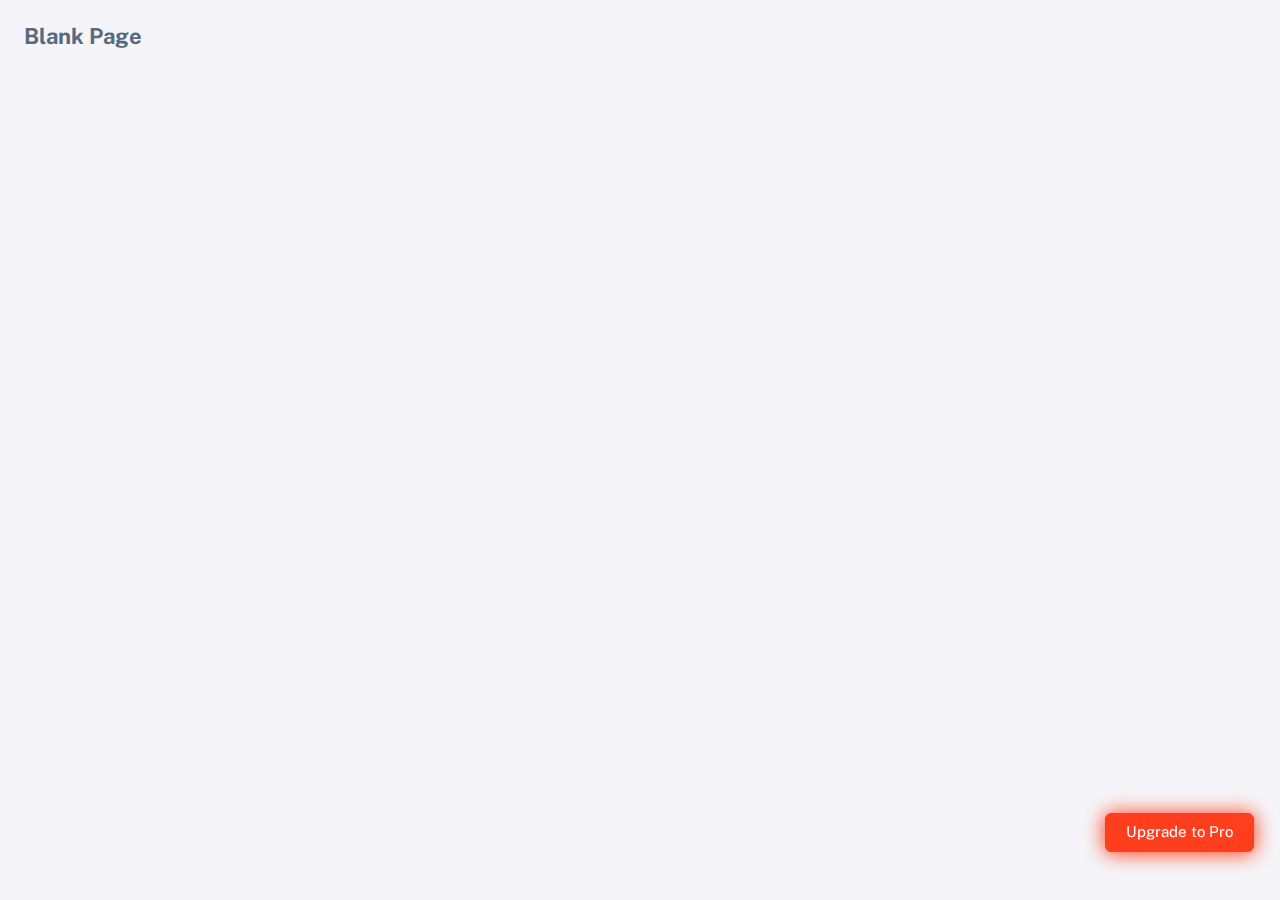
<file: sneat-1.0.0/html/layouts-blank.html>
<!DOCTYPE html>

<!-- =========================================================
* Sneat - Bootstrap 5 HTML Admin Template - Pro | v1.0.0
==============================================================

* Product Page: https://themeselection.com/products/sneat-bootstrap-html-admin-template/
* Created by: ThemeSelection
* License: You must have a valid license purchased in order to legally use the theme for your project.
* Copyright ThemeSelection (https://themeselection.com)

=========================================================
 -->
<!-- beautify ignore:start -->
<html
  lang="en"
  class="light-style"
  dir="ltr"
  data-theme="theme-default"
  data-assets-path="../assets/"
  data-template="vertical-menu-template-free"
>
  <head>
    <meta charset="utf-8" />
    <meta
      name="viewport"
      content="width=device-width, initial-scale=1.0, user-scalable=no, minimum-scale=1.0, maximum-scale=1.0"
    />

    <title>Blank layout - Layouts | Sneat - Bootstrap 5 HTML Admin Template - Pro</title>

    <meta name="description" content="" />

    <!-- Favicon -->
    <link rel="icon" type="image/x-icon" href="../assets/img/favicon/favicon.ico" />

    <!-- Fonts -->
    <link rel="preconnect" href="https://fonts.googleapis.com" />
    <link rel="preconnect" href="https://fonts.gstatic.com" crossorigin />
    <link
      href="https://fonts.googleapis.com/css2?family=Public+Sans:ital,wght@0,300;0,400;0,500;0,600;0,700;1,300;1,400;1,500;1,600;1,700&display=swap"
      rel="stylesheet"
    />

    <!-- Icons. Uncomment required icon fonts -->
    <link rel="stylesheet" href="../assets/vendor/fonts/boxicons.css" />

    <!-- Core CSS -->
    <link rel="stylesheet" href="../assets/vendor/css/core.css" class="template-customizer-core-css" />
    <link rel="stylesheet" href="../assets/vendor/css/theme-default.css" class="template-customizer-theme-css" />
    <link rel="stylesheet" href="../assets/css/demo.css" />

    <!-- Vendors CSS -->
    <link rel="stylesheet" href="../assets/vendor/libs/perfect-scrollbar/perfect-scrollbar.css" />

    <!-- Page CSS -->

    <!-- Helpers -->
    <script src="../assets/vendor/js/helpers.js"></script>

    <!--! Template customizer & Theme config files MUST be included after core stylesheets and helpers.js in the <head> section -->
    <!--? Config:  Mandatory theme config file contain global vars & default theme options, Set your preferred theme option in this file.  -->
    <script src="../assets/js/config.js"></script>
  </head>

  <body>
    <!-- Content -->

    <h4 class="fw-bold p-4">Blank Page</h4>

    <!-- / Content -->

    <div class="buy-now">
      <a
        href="https://themeselection.com/products/sneat-bootstrap-html-admin-template/"
        target="_blank"
        class="btn btn-danger btn-buy-now"
        >Upgrade to Pro</a
      >
    </div>

    <!-- Core JS -->
    <!-- build:js assets/vendor/js/core.js -->
    <script src="../assets/vendor/libs/jquery/jquery.js"></script>
    <script src="../assets/vendor/libs/popper/popper.js"></script>
    <script src="../assets/vendor/js/bootstrap.js"></script>
    <script src="../assets/vendor/libs/perfect-scrollbar/perfect-scrollbar.js"></script>

    <script src="../assets/vendor/js/menu.js"></script>
    <!-- endbuild -->

    <!-- Vendors JS -->

    <!-- Main JS -->
    <script src="../assets/js/main.js"></script>

    <!-- Page JS -->

    <!-- Place this tag in your head or just before your close body tag. -->
    <script async defer src="https://buttons.github.io/buttons.js"></script>
  </body>
</html>
</file>
